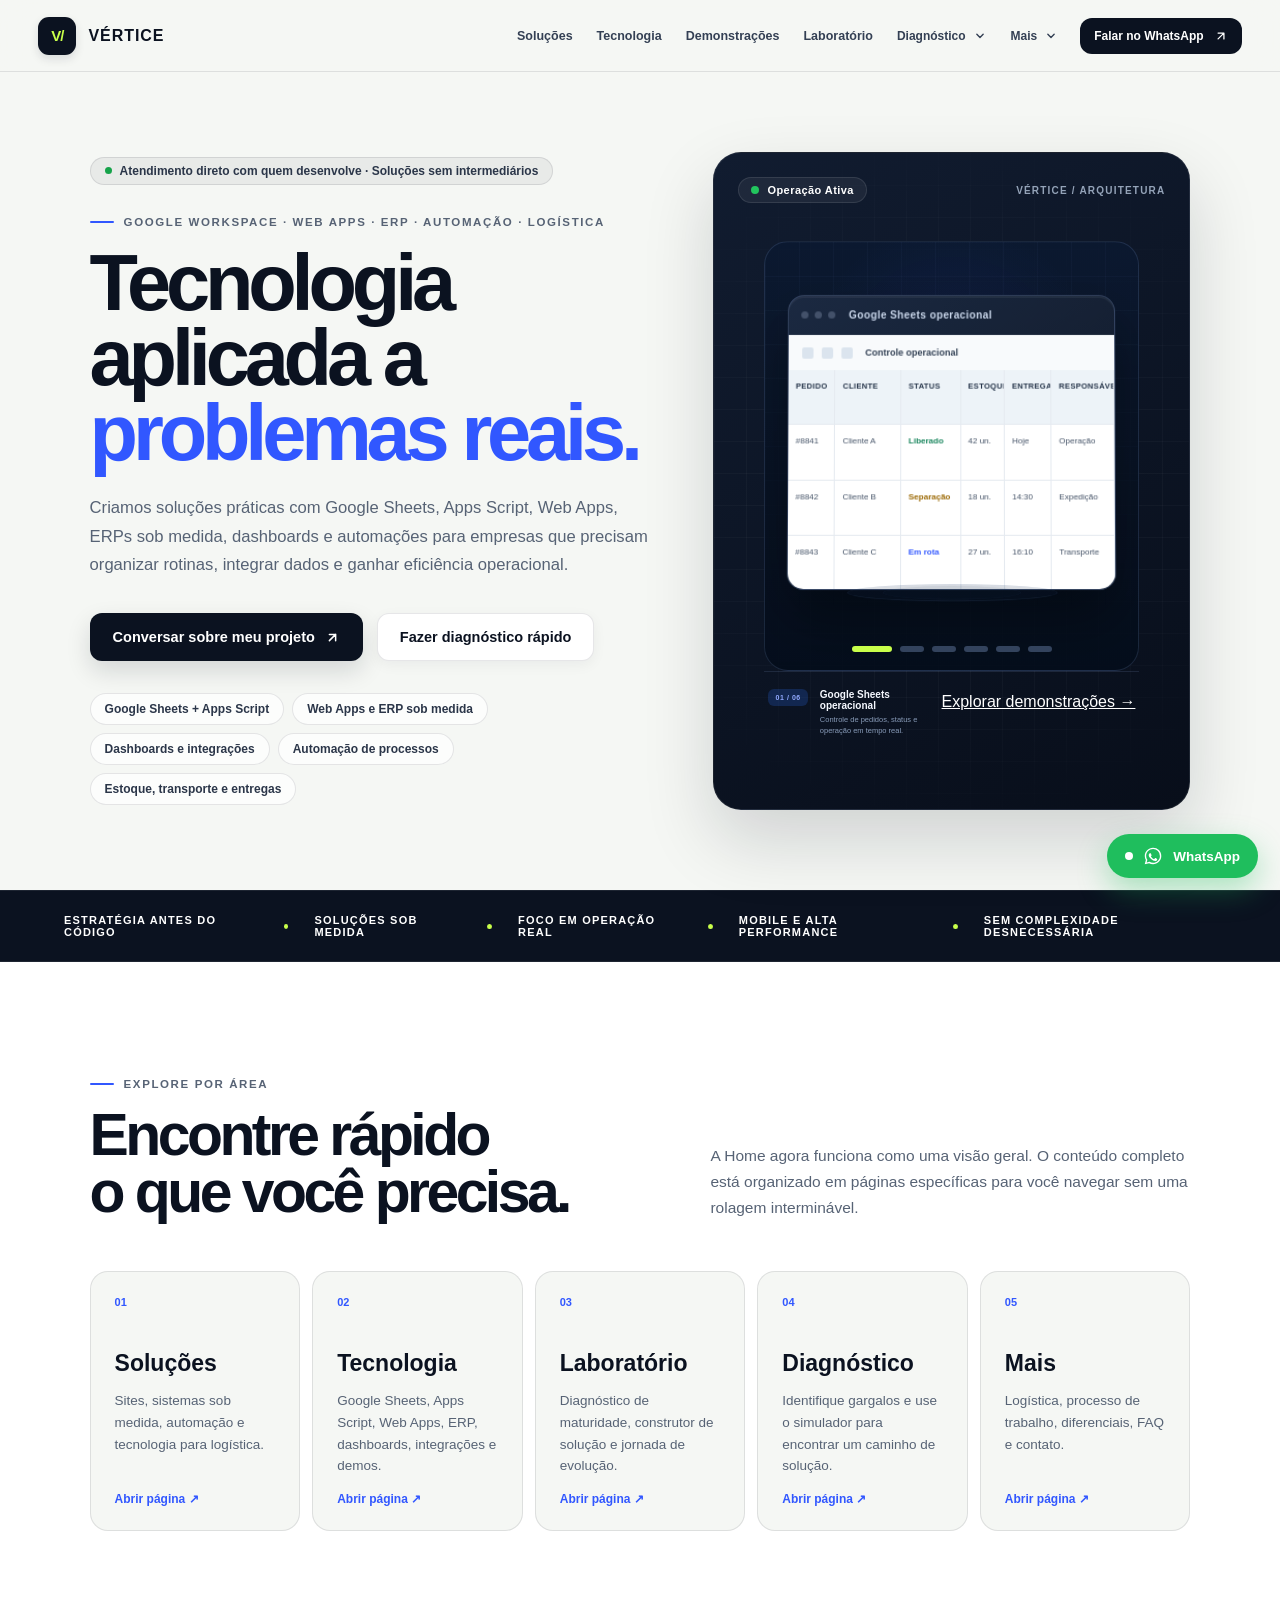
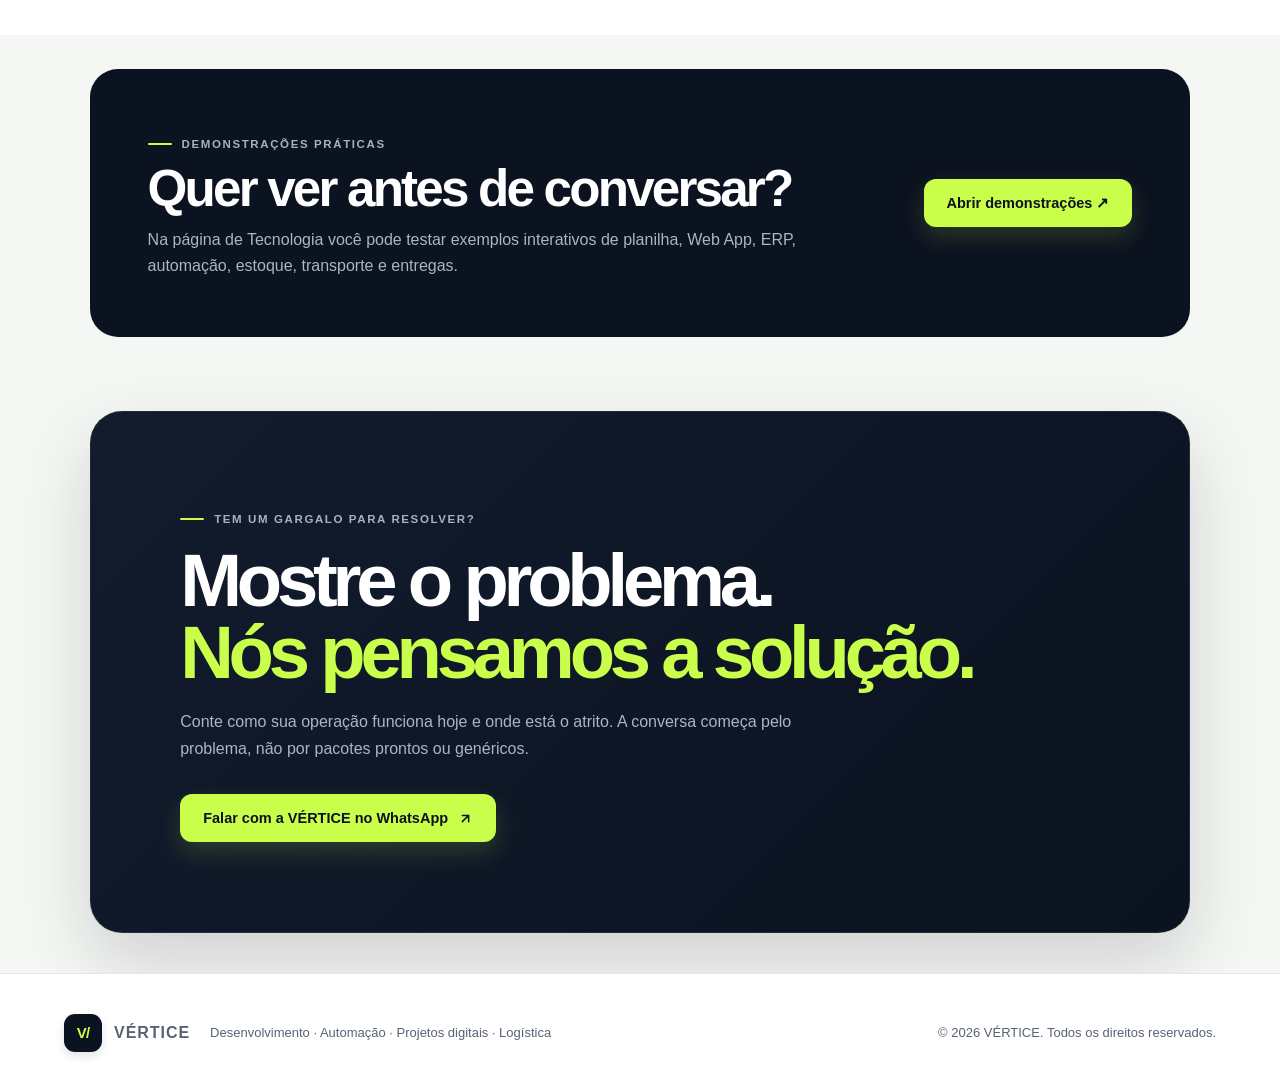
<file: index.html>
<!doctype html>
<html lang="pt-BR">
<head>
  <meta charset="UTF-8">
  <meta name="viewport" content="width=device-width, initial-scale=1, viewport-fit=cover">
  <meta name="description" content="VÉRTICE — Google Sheets, Apps Script, Web Apps, ERP, automações, dashboards, integrações e sistemas sob medida para logística e eficiência operacional.">
  <meta name="theme-color" content="#0b1220">
  <meta name="robots" content="index, follow">
  <link rel="icon" href="data:image/svg+xml,%3Csvg xmlns='http://www.w3.org/2000/svg' viewBox='0 0 32 32'%3E%3Crect width='32' height='32' rx='8' fill='%230b1220'/%3E%3Ctext x='50%25' y='54%25' dominant-baseline='middle' text-anchor='middle' font-family='system-ui,sans-serif' font-weight='800' font-size='16' fill='%23c9ff4a'%3EV/%3C/text%3E%3C/svg%3E" type="image/svg+xml">
  <meta property="og:type" content="website">
  <meta property="og:title" content="VÉRTICE — Apps Script, ERP, Automação & Logística">
  <meta property="og:description" content="VÉRTICE — Google Sheets, Apps Script, Web Apps, ERP, automações, dashboards, integrações e sistemas sob medida para logística e eficiência operacional.">
  <meta property="og:url" content="https://daianrj.github.io/vertice-site/">
  <meta property="og:locale" content="pt_BR">
  <meta name="twitter:card" content="summary">
  <meta name="twitter:title" content="VÉRTICE — Apps Script, ERP, Automação & Logística">
  <meta name="twitter:description" content="VÉRTICE — Google Sheets, Apps Script, Web Apps, ERP, automações, dashboards, integrações e sistemas sob medida para logística e eficiência operacional.">
  <link rel="canonical" href="https://daianrj.github.io/vertice-site/">
  <title>VÉRTICE — Apps Script, ERP, Automação & Logística</title>
  <link rel="stylesheet" href="styles.css?v=hero-showcase-3d-v1">
</head>
<body data-page="home">
  <a class="skip-link" href="#conteudo">Pular para o conteúdo principal</a>
  <header class="site-header" id="topo">
    <a class="brand" href="index.html#inicio" aria-label="VÉRTICE — página inicial">
      <span class="brand-mark" aria-hidden="true">V/</span>
      <span class="brand-name">VÉRTICE</span>
    </a>

    <button class="menu-toggle" id="menu-toggle" type="button" aria-expanded="false" aria-controls="main-nav" aria-label="Abrir menu de navegação">
      <span class="bar"></span><span class="bar"></span><span class="bar"></span>
    </button>

    <nav id="main-nav" aria-label="Navegação principal">
      <a href="solucoes.html" data-nav-page="solucoes">Soluções</a>
      <a href="tecnologia.html" data-nav-page="tecnologia">Tecnologia</a>
      <a href="demonstracoes.html" data-nav-page="demonstracoes">Demonstrações</a>
      <a href="laboratorio.html" data-nav-page="laboratorio">Laboratório</a>

      <div class="nav-dropdown" data-nav-group="diagnostico">
        <button class="nav-dropdown-toggle nav-dropdown-main" type="button" aria-expanded="false" aria-haspopup="true">
          <span class="nav-dropdown-label">Diagnóstico</span>
          <svg class="nav-chevron" viewBox="0 0 20 20" width="14" height="14" aria-hidden="true"><path d="M5.5 7.5 10 12l4.5-4.5" fill="none" stroke="currentColor" stroke-width="2" stroke-linecap="round" stroke-linejoin="round"/></svg>
        </button>
        <div class="nav-dropdown-menu">
          <a href="diagnostico.html" data-nav-page="diagnostico">Visão geral</a>
          <a href="diagnostico.html#gargalos">Diagnóstico Operacional</a>
          <a href="diagnostico.html#diagnostico">Simulador</a>
        </div>
      </div>

      <div class="nav-dropdown" data-nav-group="mais">
        <button class="nav-dropdown-toggle nav-dropdown-main" type="button" aria-expanded="false" aria-haspopup="true">
          <span class="nav-dropdown-label">Mais</span>
          <svg class="nav-chevron" viewBox="0 0 20 20" width="14" height="14" aria-hidden="true"><path d="M5.5 7.5 10 12l4.5-4.5" fill="none" stroke="currentColor" stroke-width="2" stroke-linecap="round" stroke-linejoin="round"/></svg>
        </button>
        <div class="nav-dropdown-menu">
          <a href="mais.html" data-nav-page="mais">Visão geral</a>
          <a href="logistica.html">Logística</a>
          <a href="processo.html">Processo</a>
          <a href="diferenciais.html">Por que VÉRTICE</a>
          <a href="contato.html">Contato</a>
        </div>
      </div>
    </nav>

    <a class="button button-small header-cta" data-whatsapp href="https://wa.me/5521993836880?text=Ol%C3%A1%2C%20vim%20pelo%20site%20V%C3%89RTICE%20e%20quero%20conversar%20sobre%20um%20projeto." target="_blank" rel="noopener noreferrer">
      Falar no WhatsApp
      <svg class="icon-inline" viewBox="0 0 24 24" aria-hidden="true" width="14" height="14" fill="none" stroke="currentColor" stroke-width="2.2" stroke-linecap="round" stroke-linejoin="round"><path d="M7 17L17 7M17 7H7M17 7V17"/></svg>
    </a>
  </header><main id="conteudo"><section class="hero" id="inicio">
      <div class="hero-copy reveal">
        <div class="hero-badge">
          <span class="badge-dot" aria-hidden="true"></span>
          Atendimento direto com quem desenvolve · Soluções sem intermediários
        </div>
        <p class="eyebrow"><span class="eyebrow-line"></span> Google Workspace · Web Apps · ERP · Automação · Logística</p>
        <h1>Tecnologia aplicada a <em>problemas reais.</em></h1>
        <p class="hero-text">
          Criamos soluções práticas com Google Sheets, Apps Script, Web Apps, ERPs sob medida, dashboards e automações para empresas que precisam organizar rotinas, integrar dados e ganhar eficiência operacional.
        </p>

        <div class="hero-actions">
          <a class="button button-primary" data-whatsapp href="https://wa.me/5521993836880?text=Ol%C3%A1%2C%20vim%20pelo%20site%20V%C3%89RTICE%20e%20quero%20conversar%20sobre%20um%20projeto." target="_blank" rel="noopener noreferrer">
            Conversar sobre meu projeto
            <svg class="icon-inline" viewBox="0 0 24 24" aria-hidden="true" width="15" height="15" fill="none" stroke="currentColor" stroke-width="2.4" stroke-linecap="round" stroke-linejoin="round"><path d="M7 17L17 7M17 7H7M17 7V17"/></svg>
          </a>
          <a class="button button-secondary" href="diagnostico.html#diagnostico">Fazer diagnóstico rápido</a>
        </div>

        <div class="hero-proof" aria-label="Especialidades da VÉRTICE">
          <span>Google Sheets + Apps Script</span>
          <span>Web Apps e ERP sob medida</span>
          <span>Dashboards e integrações</span>
          <span>Automação de processos</span>
          <span>Estoque, transporte e entregas</span>
        </div>
      </div>

      <!-- HERO 3D SYSTEM SHOWCASE -->
      <div class="hero-visual reveal hero-showcase" id="hero-system-showcase" aria-label="Vitrine 3D de soluções digitais da VÉRTICE">
        <div class="visual-grid" aria-hidden="true"></div>
        <div class="visual-header">
          <div class="visual-status"><span class="status-pulse" aria-hidden="true"></span><span class="status-label">Operação Ativa</span></div>
          <span class="visual-badge">VÉRTICE / ARQUITETURA</span>
        </div>

        <div class="showcase-stage" id="showcase-stage">
          <div class="showcase-orbit" id="showcase-orbit">
            <article class="system-model is-active" data-model="0" aria-hidden="false">
              <div class="model-window sheet-model">
                <div class="model-topbar"><span></span><span></span><span></span><b>Google Sheets operacional</b></div>
                <div class="sheet-toolbar"><i></i><i></i><i></i><strong>Controle operacional</strong></div>
                <div class="mini-sheet">
                  <b>Pedido</b><b>Cliente</b><b>Status</b><b>Estoque</b><b>Entrega</b><b>Responsável</b>
                  <span>#8841</span><span>Cliente A</span><span class="ok">Liberado</span><span>42 un.</span><span>Hoje</span><span>Operação</span>
                  <span>#8842</span><span>Cliente B</span><span class="warn">Separação</span><span>18 un.</span><span>14:30</span><span>Expedição</span>
                  <span>#8843</span><span>Cliente C</span><span class="info">Em rota</span><span>27 un.</span><span>16:10</span><span>Transporte</span>
                </div>
              </div>
            </article>

            <article class="system-model" data-model="1" aria-hidden="true">
              <div class="model-window automation-model">
                <div class="model-topbar"><span></span><span></span><span></span><b>Apps Script / Automação</b></div>
                <div class="automation-flow">
                  <div><i>01</i><strong>Entrada</strong><small>Novo dado</small></div><em>→</em>
                  <div><i>02</i><strong>Validação</strong><small>Regras</small></div><em>→</em>
                  <div class="flow-active"><i>03</i><strong>Processamento</strong><small>Automático</small></div><em>→</em>
                  <div><i>04</i><strong>Atualização</strong><small>Concluída</small></div>
                </div>
                <div class="automation-log"><span>Gatilho detectado</span><span>Dados validados</span><span class="log-live">Sincronizando sistema…</span></div>
              </div>
            </article>

            <article class="system-model" data-model="2" aria-hidden="true">
              <div class="model-window webapp-model">
                <div class="model-sidebar"><b>V/</b><i></i><i></i><i></i><i></i></div>
                <div class="model-appbody">
                  <div class="appbar"><strong>Operação</strong><span>Buscar pedido…</span></div>
                  <div class="app-kpis"><div><small>Pedidos</small><b>128</b></div><div><small>Em processo</small><b>34</b></div><div><small>Concluídos</small><b>94</b></div></div>
                  <div class="app-table"><b>Últimas movimentações</b><span>#8841 · Separação <i>Em andamento</i></span><span>#8839 · Entrega <i class="done">Concluída</i></span><span>#8837 · Expedição <i class="done">Concluída</i></span></div>
                </div>
              </div>
            </article>

            <article class="system-model" data-model="3" aria-hidden="true">
              <div class="model-window erp-model">
                <div class="erp-nav"><b>ERP VÉRTICE</b><span class="sel">Visão geral</span><span>Cadastros</span><span>Processos</span><span>Permissões</span></div>
                <div class="erp-main"><div class="erp-head"><strong>Central de gestão</strong><small>Operação integrada</small></div>
                  <div class="erp-grid"><div><small>Processos ativos</small><b>24</b><i></i></div><div><small>Usuários</small><b>18</b><i></i></div><div class="erp-wide"><small>Acompanhamento operacional</small><p><span style="--w:82%"></span></p><p><span style="--w:64%"></span></p><p><span style="--w:91%"></span></p></div></div>
                </div>
              </div>
            </article>

            <article class="system-model" data-model="4" aria-hidden="true">
              <div class="model-window dashboard-model">
                <div class="dash-head"><strong>Dashboard operacional</strong><small>Atualizado agora</small></div>
                <div class="dash-kpis"><div><small>Produtividade</small><b>94%</b><i>+6,2%</i></div><div><small>Pedidos</small><b>1.248</b><i>+8,4%</i></div><div><small>Alertas</small><b>03</b><i class="alert">Atenção</i></div></div>
                <div class="dash-chart"><span style="--h:36%"></span><span style="--h:52%"></span><span style="--h:45%"></span><span style="--h:68%"></span><span style="--h:61%"></span><span style="--h:82%"></span><span style="--h:76%"></span><span style="--h:92%"></span></div>
              </div>
            </article>

            <article class="system-model" data-model="5" aria-hidden="true">
              <div class="model-window logistics-model">
                <div class="log-head"><strong>Logística / Operação</strong><small>Fluxo em tempo real</small></div>
                <div class="log-route"><div><i>01</i><b>Estoque</b><small>Separado</small></div><span></span><div><i>02</i><b>Expedição</b><small>Conferido</small></div><span></span><div class="route-live"><i>03</i><b>Transporte</b><small>Em rota</small></div><span></span><div><i>04</i><b>Entrega</b><small>Prevista</small></div></div>
                <div class="log-map"><i class="route-line"></i><b class="map-point p1"></b><b class="map-point p2"></b><b class="map-point p3"></b><span class="truck">▰</span></div>
              </div>
            </article>
          </div>

          <div class="showcase-depth depth-one" aria-hidden="true"></div>
          <div class="showcase-depth depth-two" aria-hidden="true"></div>
          <div class="showcase-controls" role="group" aria-label="Selecionar modelo de sistema">
            <button type="button" class="is-active" data-showcase-go="0" aria-label="Google Sheets operacional"></button>
            <button type="button" data-showcase-go="1" aria-label="Apps Script e automação"></button>
            <button type="button" data-showcase-go="2" aria-label="Web App"></button>
            <button type="button" data-showcase-go="3" aria-label="ERP sob medida"></button>
            <button type="button" data-showcase-go="4" aria-label="Dashboard"></button>
            <button type="button" data-showcase-go="5" aria-label="Logística e operação"></button>
          </div>
        </div>

        <div class="showcase-footer" aria-live="polite">
          <div class="showcase-copy"><span id="showcase-counter">01 / 06</span><div><strong id="showcase-title">Google Sheets operacional</strong><small id="showcase-description">Controle de pedidos, status e operação em tempo real.</small></div></div>
          <a class="architecture-panel-cta showcase-cta" href="demonstracoes.html">Explorar demonstrações →</a>
        </div>
      </div>
    </section><section class="trust-strip" aria-label="Princípios da VÉRTICE">
      <span>Estratégia antes do código</span>
      <i aria-hidden="true"></i>
      <span>Soluções sob medida</span>
      <i aria-hidden="true"></i>
      <span>Foco em operação real</span>
      <i aria-hidden="true"></i>
      <span>Mobile e alta performance</span>
      <i aria-hidden="true"></i>
      <span>Sem complexidade desnecessária</span>
    </section>
    <section class="section home-hub" id="areas">
      <div class="section-heading reveal">
        <div>
          <p class="eyebrow"><span class="eyebrow-line"></span> Explore por área</p>
          <h2>Encontre rápido<br>o que você precisa.</h2>
        </div>
        <p class="section-intro">A Home agora funciona como uma visão geral. O conteúdo completo está organizado em páginas específicas para você navegar sem uma rolagem interminável.</p>
      </div>
      <div class="home-page-grid">
        <a class="home-page-card reveal" href="solucoes.html"><span>01</span><strong>Soluções</strong><p>Sites, sistemas sob medida, automação e tecnologia para logística.</p><i>Abrir página ↗</i></a>
        <a class="home-page-card reveal" href="tecnologia.html"><span>02</span><strong>Tecnologia</strong><p>Google Sheets, Apps Script, Web Apps, ERP, dashboards, integrações e demos.</p><i>Abrir página ↗</i></a>
        <a class="home-page-card reveal" href="laboratorio.html"><span>03</span><strong>Laboratório</strong><p>Diagnóstico de maturidade, construtor de solução e jornada de evolução.</p><i>Abrir página ↗</i></a>
        <a class="home-page-card reveal" href="diagnostico.html"><span>04</span><strong>Diagnóstico</strong><p>Identifique gargalos e use o simulador para encontrar um caminho de solução.</p><i>Abrir página ↗</i></a>
        <a class="home-page-card reveal" href="mais.html"><span>05</span><strong>Mais</strong><p>Logística, processo de trabalho, diferenciais, FAQ e contato.</p><i>Abrir página ↗</i></a>
      </div>
    </section>

    <section class="section home-proof">
      <div class="home-proof-inner reveal">
        <div>
          <p class="eyebrow light"><span class="eyebrow-line"></span> Demonstrações práticas</p>
          <h2>Quer ver antes de conversar?</h2>
          <p>Na página de Tecnologia você pode testar exemplos interativos de planilha, Web App, ERP, automação, estoque, transporte e entregas.</p>
        </div>
        <a class="button button-lime" href="demonstracoes.html">Abrir demonstrações ↗</a>
      </div>
    </section><section class="cta-band section">
      <div class="cta-band-inner reveal">
        <p class="eyebrow light"><span class="eyebrow-line"></span> Tem um gargalo para resolver?</p>
        <h2>Mostre o problema.<br><em>Nós pensamos a solução.</em></h2>
        <p>Conte como sua operação funciona hoje e onde está o atrito. A conversa começa pelo problema, não por pacotes prontos ou genéricos.</p>
        <a class="button button-lime" data-whatsapp href="https://wa.me/5521993836880?text=Ol%C3%A1%2C%20vim%20pelo%20site%20V%C3%89RTICE%20e%20quero%20conversar%20sobre%20um%20desafio%20da%20minha%20opera%C3%A7%C3%A3o." target="_blank" rel="noopener noreferrer">
          Falar com a VÉRTICE no WhatsApp
          <svg class="icon-inline" viewBox="0 0 24 24" aria-hidden="true" width="15" height="15" fill="none" stroke="currentColor" stroke-width="2.4" stroke-linecap="round" stroke-linejoin="round"><path d="M7 17L17 7M17 7H7M17 7V17"/></svg>
        </a>
      </div>
    </section></main><footer class="site-footer">
    <div class="footer-brand-wrap">
      <a class="brand" href="index.html#inicio" aria-label="Voltar ao início">
        <span class="brand-mark" aria-hidden="true">V/</span>
        <span class="brand-name">VÉRTICE</span>
      </a>
      <p class="footer-tagline">Desenvolvimento · Automação · Projetos digitais · Logística</p>
    </div>
    <div class="footer-copy">
      <p>© <span id="year"></span> VÉRTICE. Todos os direitos reservados.</p>
    </div>
  </footer>
  
  <a class="whatsapp-float" id="wa-floating" data-whatsapp href="https://wa.me/5521993836880?text=Ol%C3%A1%2C%20vim%20pelo%20site%20V%C3%89RTICE%20e%20quero%20conversar%20sobre%20um%20projeto." target="_blank" rel="noopener noreferrer" aria-label="Falar com a VÉRTICE no WhatsApp">
    <span class="wa-dot" aria-hidden="true"></span>
    <svg class="wa-svg" viewBox="0 0 24 24" width="20" height="20" fill="currentColor" aria-hidden="true"><path d="M12.04 2c-5.46 0-9.91 4.45-9.91 9.91 0 1.75.46 3.45 1.32 4.95L2.05 22l5.25-1.38c1.45.79 3.08 1.21 4.74 1.21 5.46 0 9.91-4.45 9.91-9.91 0-2.65-1.03-5.14-2.9-7.01A9.82 9.82 0 0 0 12.04 2m.01 1.67c2.2 0 4.26.86 5.82 2.42a8.23 8.23 0 0 1 2.41 5.83c0 4.54-3.7 8.24-8.24 8.24-1.48 0-2.93-.4-4.2-1.15l-.3-.18-3.12.82.83-3.04-.2-.31a8.2 8.2 0 0 1-1.26-4.38c0-4.54 3.7-8.24 8.24-8.24m4.52 11.66c-.25-.13-1.47-.72-1.7-.81-.23-.08-.39-.13-.56.13-.17.25-.64.81-.79.97-.14.17-.29.19-.54.06-.25-.13-1.06-.39-2.03-1.25-.75-.67-1.26-1.5-1.41-1.75-.15-.25-.02-.39.11-.51.11-.11.25-.29.38-.44.12-.14.17-.25.25-.42.08-.17.04-.31-.02-.44-.06-.13-.56-1.34-.76-1.84-.2-.48-.4-.42-.56-.43h-.47c-.17 0-.44.06-.67.31-.23.25-.88.86-.88 2.1 0 1.24.9 2.44 1.03 2.61.13.17 1.78 2.71 4.3 3.8 2.53 1.09 2.53.73 2.99.69.45-.04 1.47-.6 1.68-1.18.21-.58.21-1.08.15-1.18-.06-.1-.23-.17-.48-.29"/></svg>
    <span>WhatsApp</span>
  </a>
  
  <script src="script.js?v=hero-showcase-3d-v1" defer></script>
</body>
</html>
</file>
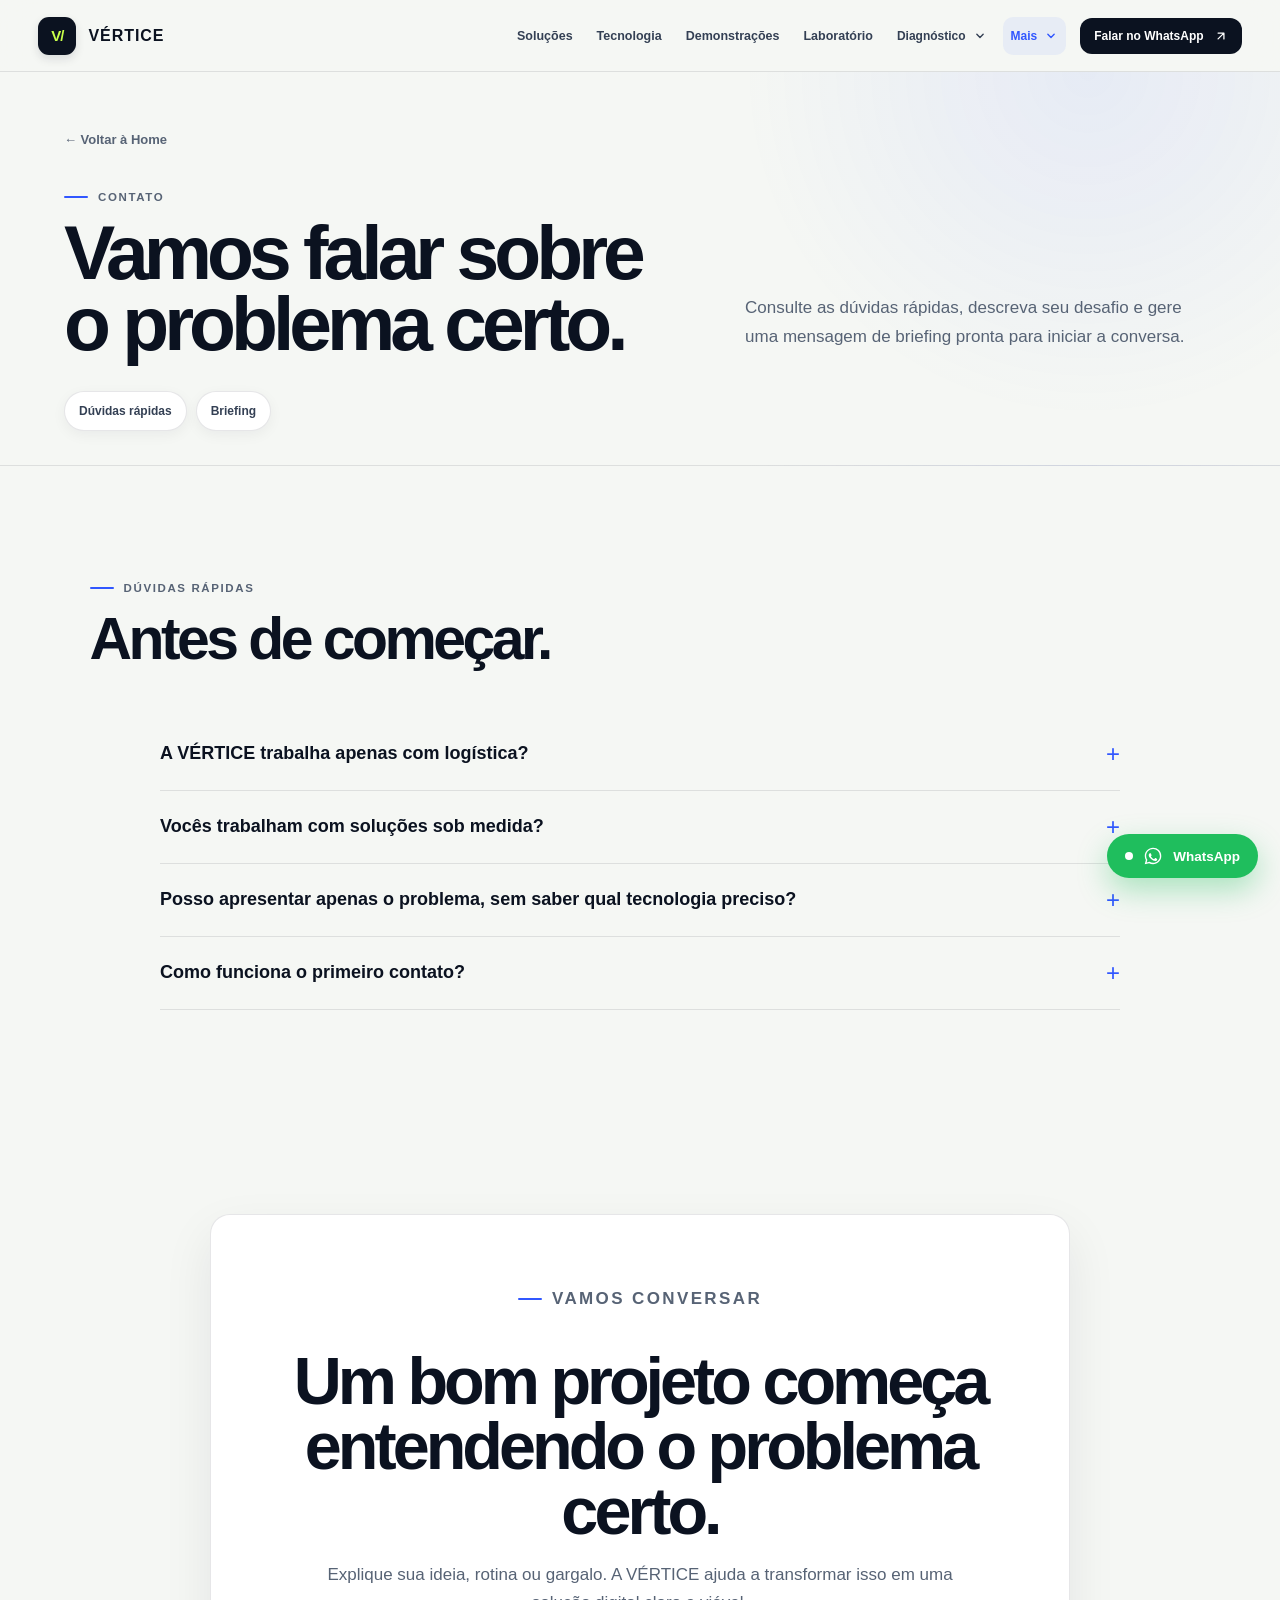
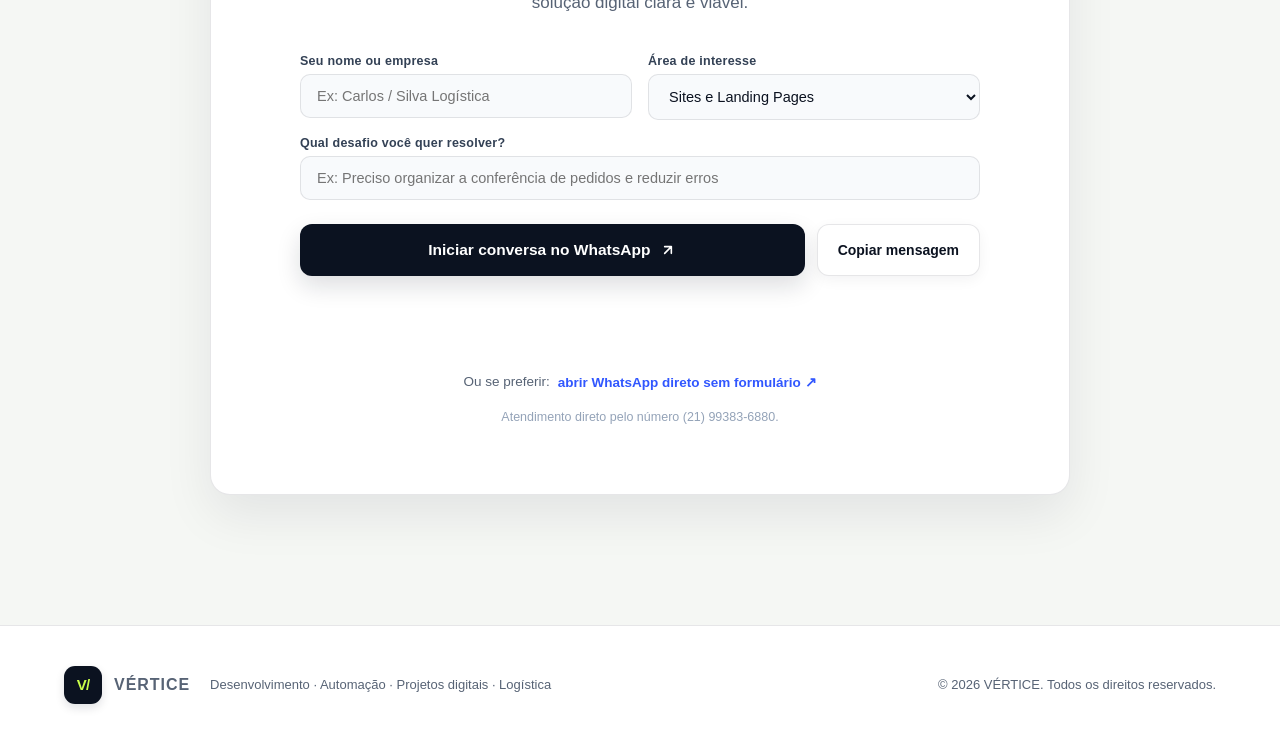
<file: contato.html>
<!doctype html>
<html lang="pt-BR">
<head>
  <meta charset="UTF-8">
  <meta name="viewport" content="width=device-width, initial-scale=1, viewport-fit=cover">
  <meta name="description" content="Tire dúvidas, monte seu briefing e fale diretamente com a VÉRTICE pelo WhatsApp.">
  <meta name="theme-color" content="#0b1220">
  <meta name="robots" content="index, follow">
  <link rel="icon" href="data:image/svg+xml,%3Csvg xmlns='http://www.w3.org/2000/svg' viewBox='0 0 32 32'%3E%3Crect width='32' height='32' rx='8' fill='%230b1220'/%3E%3Ctext x='50%25' y='54%25' dominant-baseline='middle' text-anchor='middle' font-family='system-ui,sans-serif' font-weight='800' font-size='16' fill='%23c9ff4a'%3EV/%3C/text%3E%3C/svg%3E" type="image/svg+xml">
  <meta property="og:type" content="website">
  <meta property="og:title" content="Contato | VÉRTICE">
  <meta property="og:description" content="Tire dúvidas, monte seu briefing e fale diretamente com a VÉRTICE pelo WhatsApp.">
  <meta property="og:url" content="https://daianrj.github.io/vertice-site/contato.html">
  <meta property="og:locale" content="pt_BR">
  <meta name="twitter:card" content="summary">
  <meta name="twitter:title" content="Contato | VÉRTICE">
  <meta name="twitter:description" content="Tire dúvidas, monte seu briefing e fale diretamente com a VÉRTICE pelo WhatsApp.">
  <link rel="canonical" href="https://daianrj.github.io/vertice-site/contato.html">
  <title>Contato | VÉRTICE</title>
  <link rel="stylesheet" href="styles.css?v=20260922-showroom2">
</head>
<body data-page="contato">
  <a class="skip-link" href="#conteudo">Pular para o conteúdo principal</a>
  <header class="site-header" id="topo">
    <a class="brand" href="index.html#inicio" aria-label="VÉRTICE — página inicial">
      <span class="brand-mark" aria-hidden="true">V/</span>
      <span class="brand-name">VÉRTICE</span>
    </a>

    <button class="menu-toggle" id="menu-toggle" type="button" aria-expanded="false" aria-controls="main-nav" aria-label="Abrir menu de navegação">
      <span class="bar"></span><span class="bar"></span><span class="bar"></span>
    </button>

    <nav id="main-nav" aria-label="Navegação principal">
      <a href="solucoes.html" data-nav-page="solucoes">Soluções</a>
      <a href="tecnologia.html" data-nav-page="tecnologia">Tecnologia</a>
      <a href="demonstracoes.html" data-nav-page="demonstracoes">Demonstrações</a>
      <a href="laboratorio.html" data-nav-page="laboratorio">Laboratório</a>

      <div class="nav-dropdown" data-nav-group="diagnostico">
        <button class="nav-dropdown-toggle nav-dropdown-main" type="button" aria-expanded="false" aria-haspopup="true">
          <span class="nav-dropdown-label">Diagnóstico</span>
          <svg class="nav-chevron" viewBox="0 0 20 20" width="14" height="14" aria-hidden="true"><path d="M5.5 7.5 10 12l4.5-4.5" fill="none" stroke="currentColor" stroke-width="2" stroke-linecap="round" stroke-linejoin="round"/></svg>
        </button>
        <div class="nav-dropdown-menu">
          <a href="diagnostico.html" data-nav-page="diagnostico">Visão geral</a>
          <a href="diagnostico.html#gargalos">Diagnóstico Operacional</a>
          <a href="diagnostico.html#diagnostico">Simulador</a>
        </div>
      </div>

      <div class="nav-dropdown" data-nav-group="mais">
        <button class="nav-dropdown-toggle nav-dropdown-main" type="button" aria-expanded="false" aria-haspopup="true">
          <span class="nav-dropdown-label">Mais</span>
          <svg class="nav-chevron" viewBox="0 0 20 20" width="14" height="14" aria-hidden="true"><path d="M5.5 7.5 10 12l4.5-4.5" fill="none" stroke="currentColor" stroke-width="2" stroke-linecap="round" stroke-linejoin="round"/></svg>
        </button>
        <div class="nav-dropdown-menu">
          <a href="mais.html" data-nav-page="mais">Visão geral</a>
          <a href="logistica.html">Logística</a>
          <a href="processo.html">Processo</a>
          <a href="diferenciais.html">Por que VÉRTICE</a>
          <a href="contato.html">Contato</a>
        </div>
      </div>
    </nav>

    <a class="button button-small header-cta" data-whatsapp href="https://wa.me/5521993836880?text=Ol%C3%A1%2C%20vim%20pelo%20site%20V%C3%89RTICE%20e%20quero%20conversar%20sobre%20um%20projeto." target="_blank" rel="noopener noreferrer">
      Falar no WhatsApp
      <svg class="icon-inline" viewBox="0 0 24 24" aria-hidden="true" width="14" height="14" fill="none" stroke="currentColor" stroke-width="2.2" stroke-linecap="round" stroke-linejoin="round"><path d="M7 17L17 7M17 7H7M17 7V17"/></svg>
    </a>
  </header><main id="conteudo">
    <section class="page-hero">
      <a class="page-back" href="index.html">← Voltar à Home</a>
      <div class="page-hero-grid">
        <div>
          <p class="eyebrow"><span class="eyebrow-line"></span> Contato</p>
          <h1>Vamos falar sobre<br>o problema certo.</h1>
        </div>
        <p>Consulte as dúvidas rápidas, descreva seu desafio e gere uma mensagem de briefing pronta para iniciar a conversa.</p>
      </div>
      <nav class="page-quick-nav" aria-label="Navegação desta área">
        <a href="#faq-title">Dúvidas rápidas</a><a href="#contato">Briefing</a>
      </nav>
    </section><section class="faq section" aria-labelledby="faq-title">
      <div class="section-heading reveal">
        <div>
          <p class="eyebrow"><span class="eyebrow-line"></span> Dúvidas rápidas</p>
          <h2 id="faq-title">Antes de começar.</h2>
        </div>
      </div>
      <div class="faq-list">
        <details class="reveal">
          <summary>A VÉRTICE trabalha apenas com logística?</summary>
          <div class="faq-answer">
            <p>Não. A VÉRTICE desenvolve sites, landing pages, sistemas e automações para diferentes segmentos, com uma especialização sólida em operações práticas de estoque, transporte e logística.</p>
          </div>
        </details>
        <details class="reveal">
          <summary>Vocês trabalham com soluções sob medida?</summary>
          <div class="faq-answer">
            <p>Sim. O ponto de partida é entender o fluxo atual, as necessidades e as restrições para definir uma solução sob medida para a realidade do seu negócio.</p>
          </div>
        </details>
        <details class="reveal">
          <summary>Posso apresentar apenas o problema, sem saber qual tecnologia preciso?</summary>
          <div class="faq-answer">
            <p>Sim. Esse é o ponto de partida ideal. O diagnóstico identifica o gargalo e a escolha técnica vem depois para atender exatamente o que é necessário.</p>
          </div>
        </details>
        <details class="reveal">
          <summary>Como funciona o primeiro contato?</summary>
          <div class="faq-answer">
            <p>A conversa inicial é direta via WhatsApp. Você apresenta a sua ideia ou rotina atual, tiramos dúvidas conceituais e alinhamos a viabilidade de um projeto funcional.</p>
          </div>
        </details>
      </div>
    </section><section class="contact section" id="contato">
      <div class="contact-card reveal">
        <p class="eyebrow"><span class="eyebrow-line"></span> Vamos conversar</p>
        <h2>Um bom projeto começa entendendo o problema certo.</h2>
        <p>Explique sua ideia, rotina ou gargalo. A VÉRTICE ajuda a transformar isso em uma solução digital clara e viável.</p>
        
        <!-- Smart Briefing Form -->
        <form class="briefing-form" id="briefing-form" novalidate>
          <div class="form-row">
            <div class="form-group">
              <label for="lead-name">Seu nome ou empresa</label>
              <input type="text" id="lead-name" placeholder="Ex: Carlos / Silva Logística" autocomplete="name" maxlength="80">
            </div>
            <div class="form-group">
              <label for="lead-area">Área de interesse</label>
              <select id="lead-area">
                <option value="Sites e Landing Pages">Sites e Landing Pages</option>
                <option value="Sistemas Internos Sob Medida">Sistemas Internos Sob Medida</option>
                <option value="Automação de Processos">Automação de Processos</option>
                <option value="Soluções para Logística e Estoque">Soluções para Logística e Estoque</option>
                <option value="Outro desafio operacional">Outro desafio operacional</option>
              </select>
            </div>
          </div>
          <div class="form-group">
            <label for="lead-message">Qual desafio você quer resolver?</label>
            <input type="text" id="lead-message" placeholder="Ex: Preciso organizar a conferência de pedidos e reduzir erros" required minlength="8" maxlength="240" aria-describedby="briefing-error">
          </div>
          <div class="form-actions-row">
            <button class="button button-primary form-submit-btn" type="submit">
              Iniciar conversa no WhatsApp
              <svg class="icon-inline" viewBox="0 0 24 24" aria-hidden="true" width="16" height="16" fill="none" stroke="currentColor" stroke-width="2.4" stroke-linecap="round" stroke-linejoin="round"><path d="M7 17L17 7M17 7H7M17 7V17"/></svg>
            </button>
            <button class="button button-secondary form-copy-btn" id="copy-briefing-btn" type="button" aria-label="Copiar mensagem formatada">
              Copiar mensagem
            </button>
          </div>
          <div class="copy-status" id="copy-status" role="status" aria-live="polite"></div>
          <div class="form-error" id="briefing-error" role="alert" aria-live="polite"></div>
        </form>

        <div class="contact-direct-link">
          <span>Ou se preferir:</span>
          <a class="direct-link" data-whatsapp href="https://wa.me/5521993836880?text=Ol%C3%A1%2C%20vim%20pelo%20site%20V%C3%89RTICE%20e%20quero%20conversar%20sobre%20um%20projeto." target="_blank" rel="noopener noreferrer">
            abrir WhatsApp direto sem formulário ↗
          </a>
        </div>
        <small class="contact-note">Atendimento direto pelo número (21) 99383-6880.</small>
      </div>
    </section></main><footer class="site-footer">
    <div class="footer-brand-wrap">
      <a class="brand" href="index.html#inicio" aria-label="Voltar ao início">
        <span class="brand-mark" aria-hidden="true">V/</span>
        <span class="brand-name">VÉRTICE</span>
      </a>
      <p class="footer-tagline">Desenvolvimento · Automação · Projetos digitais · Logística</p>
    </div>
    <div class="footer-copy">
      <p>© <span id="year"></span> VÉRTICE. Todos os direitos reservados.</p>
    </div>
  </footer>
  
  <a class="whatsapp-float" id="wa-floating" data-whatsapp href="https://wa.me/5521993836880?text=Ol%C3%A1%2C%20vim%20pelo%20site%20V%C3%89RTICE%20e%20quero%20conversar%20sobre%20um%20projeto." target="_blank" rel="noopener noreferrer" aria-label="Falar com a VÉRTICE no WhatsApp">
    <span class="wa-dot" aria-hidden="true"></span>
    <svg class="wa-svg" viewBox="0 0 24 24" width="20" height="20" fill="currentColor" aria-hidden="true"><path d="M12.04 2c-5.46 0-9.91 4.45-9.91 9.91 0 1.75.46 3.45 1.32 4.95L2.05 22l5.25-1.38c1.45.79 3.08 1.21 4.74 1.21 5.46 0 9.91-4.45 9.91-9.91 0-2.65-1.03-5.14-2.9-7.01A9.82 9.82 0 0 0 12.04 2m.01 1.67c2.2 0 4.26.86 5.82 2.42a8.23 8.23 0 0 1 2.41 5.83c0 4.54-3.7 8.24-8.24 8.24-1.48 0-2.93-.4-4.2-1.15l-.3-.18-3.12.82.83-3.04-.2-.31a8.2 8.2 0 0 1-1.26-4.38c0-4.54 3.7-8.24 8.24-8.24m4.52 11.66c-.25-.13-1.47-.72-1.7-.81-.23-.08-.39-.13-.56.13-.17.25-.64.81-.79.97-.14.17-.29.19-.54.06-.25-.13-1.06-.39-2.03-1.25-.75-.67-1.26-1.5-1.41-1.75-.15-.25-.02-.39.11-.51.11-.11.25-.29.38-.44.12-.14.17-.25.25-.42.08-.17.04-.31-.02-.44-.06-.13-.56-1.34-.76-1.84-.2-.48-.4-.42-.56-.43h-.47c-.17 0-.44.06-.67.31-.23.25-.88.86-.88 2.1 0 1.24.9 2.44 1.03 2.61.13.17 1.78 2.71 4.3 3.8 2.53 1.09 2.53.73 2.99.69.45-.04 1.47-.6 1.68-1.18.21-.58.21-1.08.15-1.18-.06-.1-.23-.17-.48-.29"/></svg>
    <span>WhatsApp</span>
  </a>
  
  <script src="script.js?v=20260922-showroom2" defer></script>
</body>
</html>
</file>
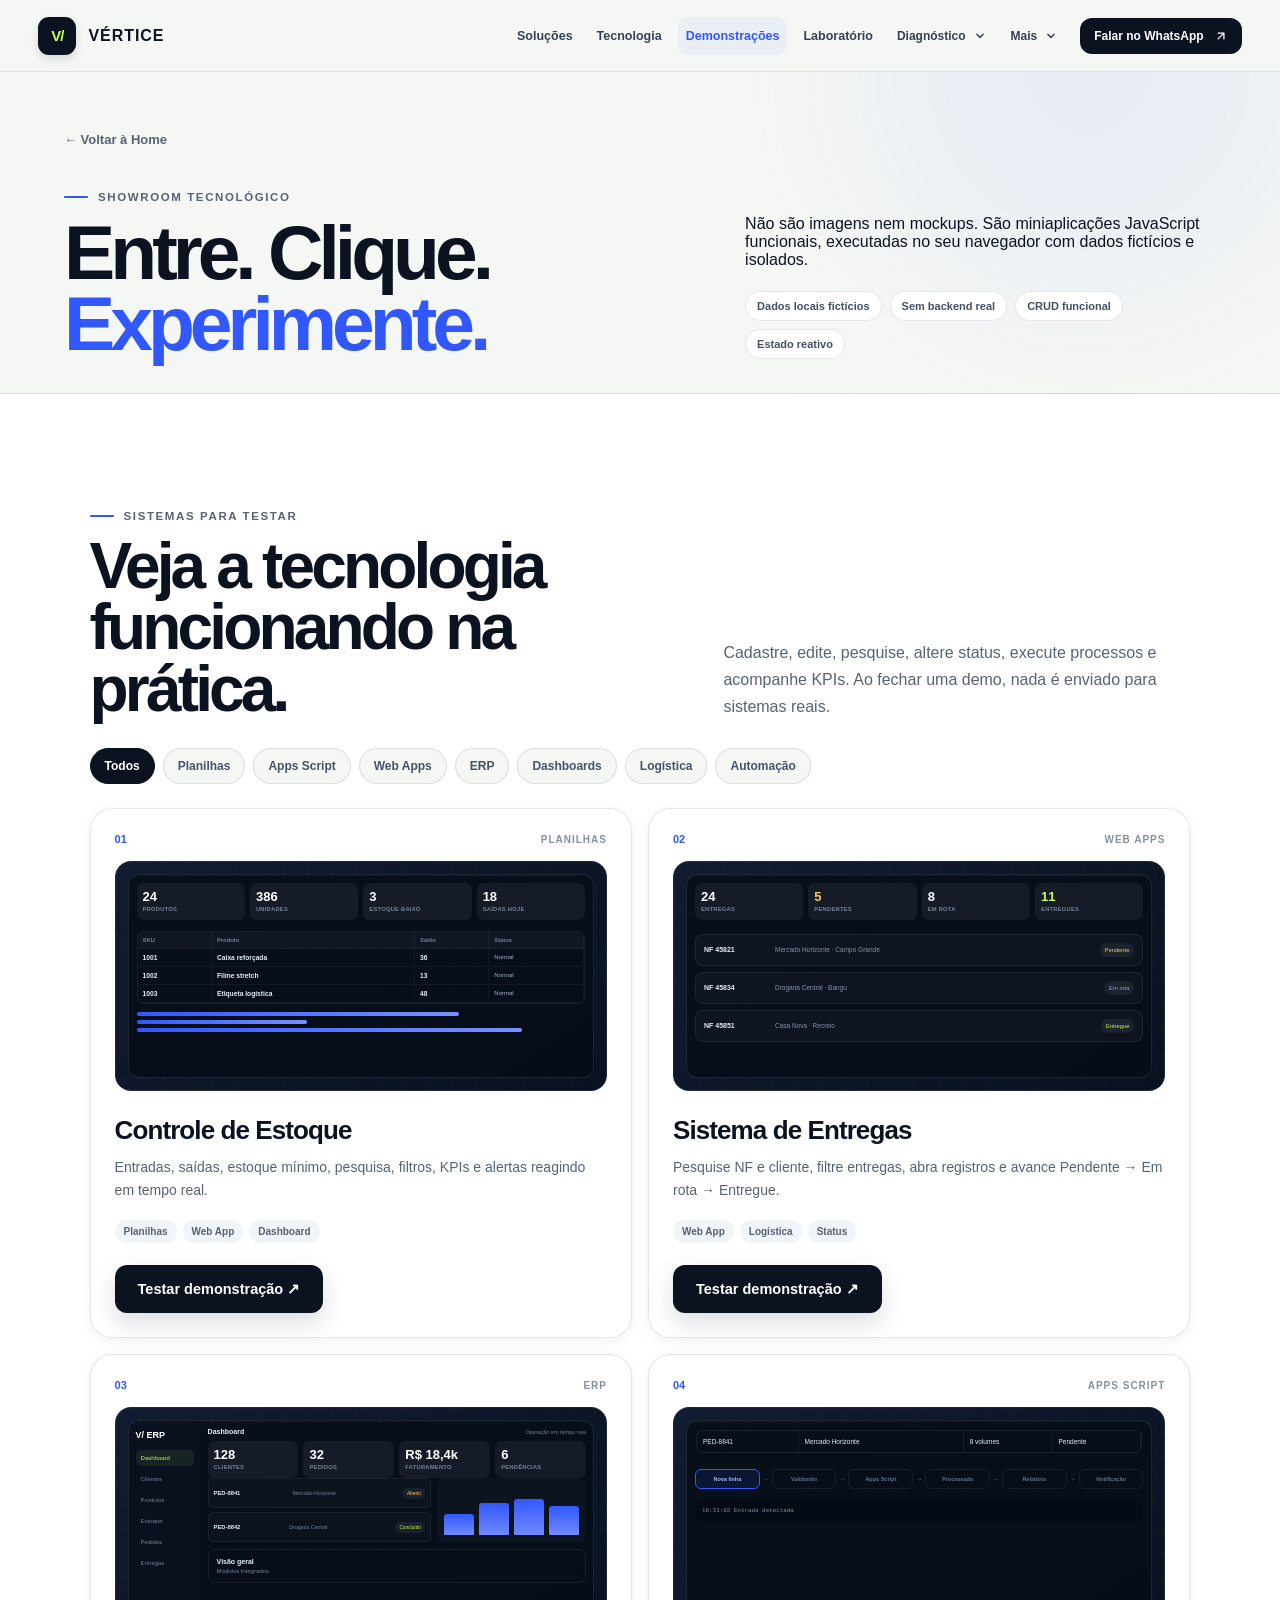
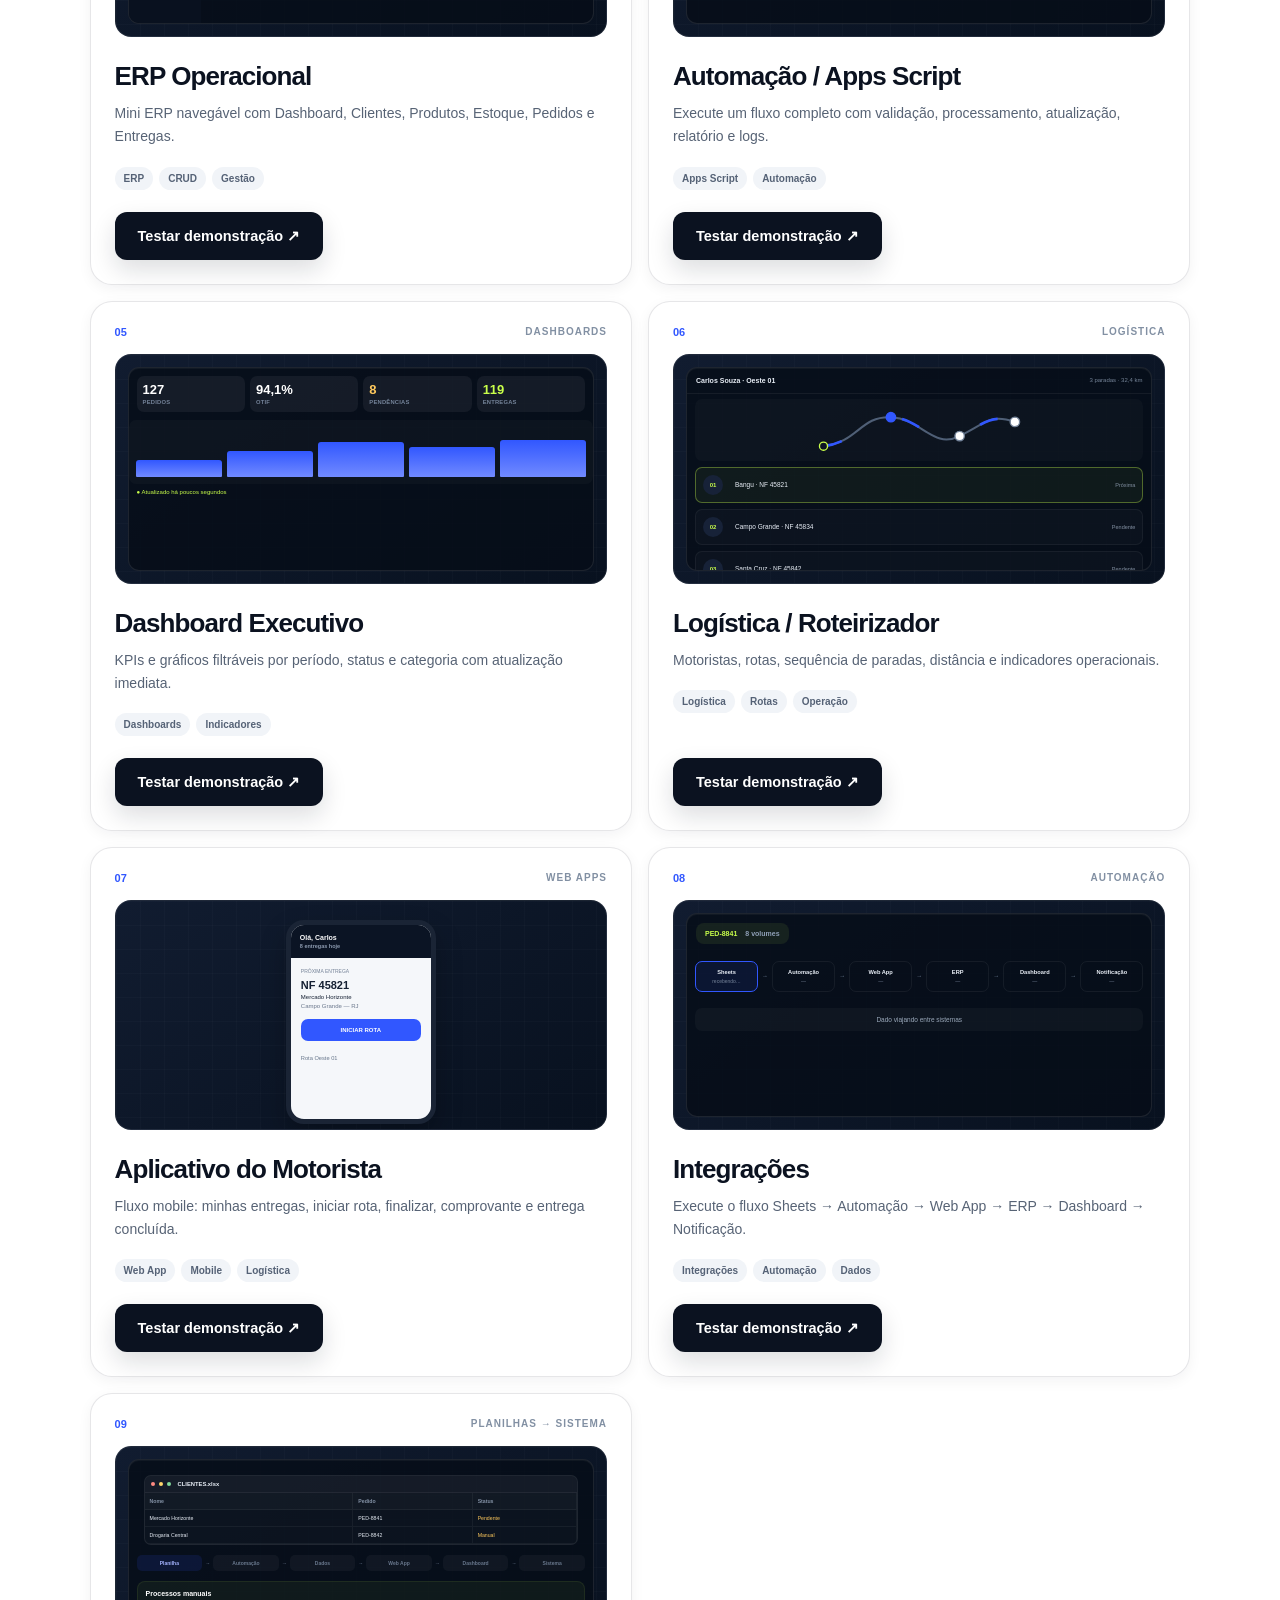
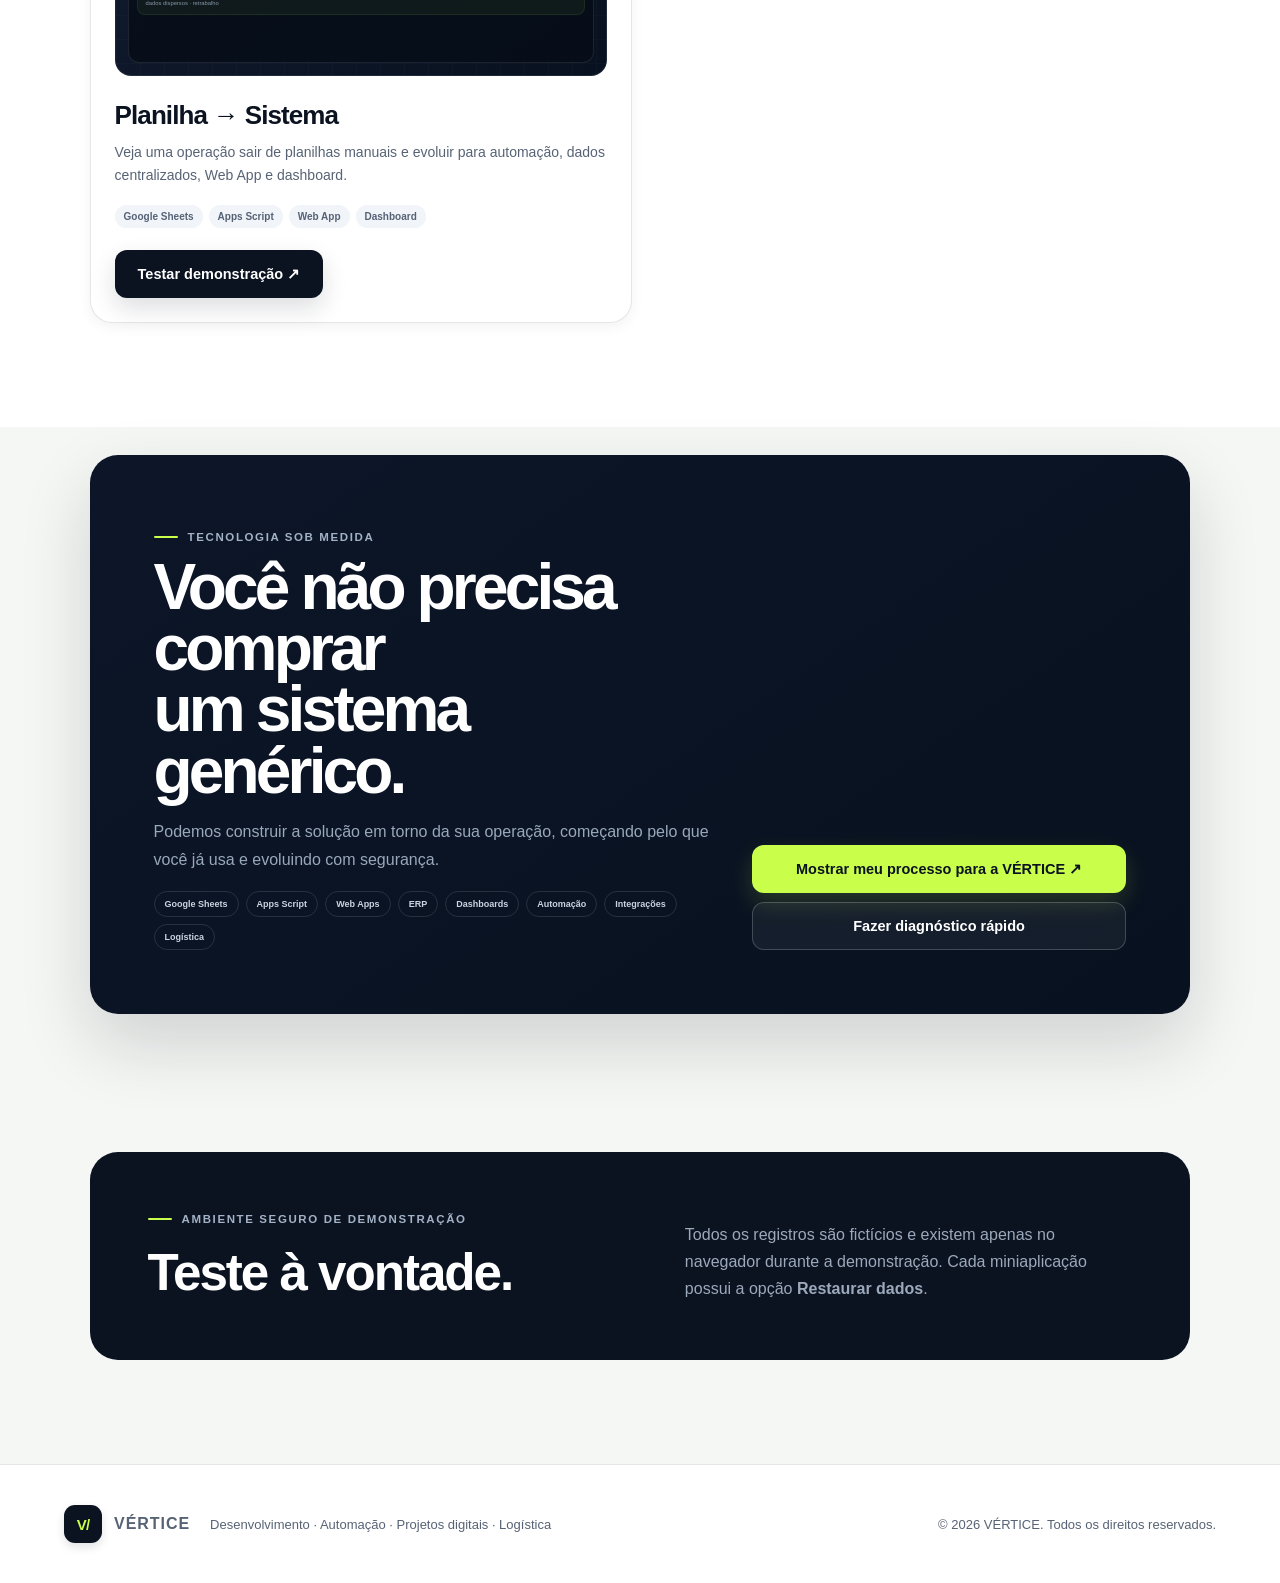
<file: demonstracoes.html>
<!doctype html>
<html lang="pt-BR">
<head>
  <meta charset="UTF-8">
  <meta name="viewport" content="width=device-width, initial-scale=1, viewport-fit=cover">
  <meta name="description" content="Demonstrações interativas da VÉRTICE: mini sistemas funcionais de estoque, entregas, ERP, automação, dashboards, logística e integrações.">
  <meta name="theme-color" content="#0b1220">
  <meta name="robots" content="index, follow">
  <meta property="og:type" content="website">
  <meta property="og:title" content="Demonstrações | VÉRTICE">
  <meta property="og:description" content="Experimente miniaplicações reais desenvolvidas em JavaScript com dados fictícios locais.">
  <meta property="og:url" content="https://daianrj.github.io/vertice-site/demonstracoes.html">
  <link rel="canonical" href="https://daianrj.github.io/vertice-site/demonstracoes.html">
  <title>Demonstrações | VÉRTICE</title>
  <link rel="stylesheet" href="styles.css?v=20260922-showroom2">
  <link rel="stylesheet" href="demos.css?v=20260922-showroom5">
</head>
<body data-page="demonstracoes">
  <a class="skip-link" href="#conteudo">Pular para o conteúdo principal</a>
  <header class="site-header" id="topo">
    <a class="brand" href="index.html#inicio" aria-label="VÉRTICE — página inicial">
      <span class="brand-mark" aria-hidden="true">V/</span>
      <span class="brand-name">VÉRTICE</span>
    </a>

    <button class="menu-toggle" id="menu-toggle" type="button" aria-expanded="false" aria-controls="main-nav" aria-label="Abrir menu de navegação">
      <span class="bar"></span><span class="bar"></span><span class="bar"></span>
    </button>

    <nav id="main-nav" aria-label="Navegação principal">
      <a href="solucoes.html" data-nav-page="solucoes">Soluções</a>
      <a href="tecnologia.html" data-nav-page="tecnologia">Tecnologia</a>
      <a href="demonstracoes.html" data-nav-page="demonstracoes">Demonstrações</a>
      <a href="laboratorio.html" data-nav-page="laboratorio">Laboratório</a>

      <div class="nav-dropdown" data-nav-group="diagnostico">
        <button class="nav-dropdown-toggle nav-dropdown-main" type="button" aria-expanded="false" aria-haspopup="true">
          <span class="nav-dropdown-label">Diagnóstico</span>
          <svg class="nav-chevron" viewBox="0 0 20 20" width="14" height="14" aria-hidden="true"><path d="M5.5 7.5 10 12l4.5-4.5" fill="none" stroke="currentColor" stroke-width="2" stroke-linecap="round" stroke-linejoin="round"/></svg>
        </button>
        <div class="nav-dropdown-menu">
          <a href="diagnostico.html" data-nav-page="diagnostico">Visão geral</a>
          <a href="diagnostico.html#gargalos">Diagnóstico Operacional</a>
          <a href="diagnostico.html#diagnostico">Simulador</a>
        </div>
      </div>

      <div class="nav-dropdown" data-nav-group="mais">
        <button class="nav-dropdown-toggle nav-dropdown-main" type="button" aria-expanded="false" aria-haspopup="true">
          <span class="nav-dropdown-label">Mais</span>
          <svg class="nav-chevron" viewBox="0 0 20 20" width="14" height="14" aria-hidden="true"><path d="M5.5 7.5 10 12l4.5-4.5" fill="none" stroke="currentColor" stroke-width="2" stroke-linecap="round" stroke-linejoin="round"/></svg>
        </button>
        <div class="nav-dropdown-menu">
          <a href="mais.html" data-nav-page="mais">Visão geral</a>
          <a href="logistica.html">Logística</a>
          <a href="processo.html">Processo</a>
          <a href="diferenciais.html">Por que VÉRTICE</a>
          <a href="contato.html">Contato</a>
        </div>
      </div>
    </nav>

    <a class="button button-small header-cta" data-whatsapp href="https://wa.me/5521993836880?text=Ol%C3%A1%2C%20vim%20pelo%20site%20V%C3%89RTICE%20e%20quero%20conversar%20sobre%20um%20projeto." target="_blank" rel="noopener noreferrer">
      Falar no WhatsApp
      <svg class="icon-inline" viewBox="0 0 24 24" aria-hidden="true" width="14" height="14" fill="none" stroke="currentColor" stroke-width="2.2" stroke-linecap="round" stroke-linejoin="round"><path d="M7 17L17 7M17 7H7M17 7V17"/></svg>
    </a>
  </header>
  <main id="conteudo">
    <section class="page-hero showroom-hero">
      <a class="page-back" href="index.html">← Voltar à Home</a>
      <div class="page-hero-grid">
        <div>
          <p class="eyebrow"><span class="eyebrow-line"></span> Showroom tecnológico</p>
          <h1>Entre. Clique.<br><em>Experimente.</em></h1>
        </div>
        <div>
          <p>Não são imagens nem mockups. São miniaplicações JavaScript funcionais, executadas no seu navegador com dados fictícios e isolados.</p>
          <div class="showroom-proof"><span>Dados locais fictícios</span><span>Sem backend real</span><span>CRUD funcional</span><span>Estado reativo</span></div>
        </div>
      </div>
    </section>

    <section class="section showroom-section">
      <div class="showroom-intro reveal">
        <div><p class="eyebrow"><span class="eyebrow-line"></span> Sistemas para testar</p><h2>Veja a tecnologia<br>funcionando na prática.</h2></div>
        <p>Cadastre, edite, pesquise, altere status, execute processos e acompanhe KPIs. Ao fechar uma demo, nada é enviado para sistemas reais.</p>
      </div>
      <div class="showroom-filters" role="toolbar" aria-label="Filtrar demonstrações">
        <button type="button" class="active" data-demo-filter="Todos" aria-pressed="true">Todos</button><button type="button" class="" data-demo-filter="Planilhas" aria-pressed="false">Planilhas</button><button type="button" class="" data-demo-filter="Apps Script" aria-pressed="false">Apps Script</button><button type="button" class="" data-demo-filter="Web Apps" aria-pressed="false">Web Apps</button><button type="button" class="" data-demo-filter="ERP" aria-pressed="false">ERP</button><button type="button" class="" data-demo-filter="Dashboards" aria-pressed="false">Dashboards</button><button type="button" class="" data-demo-filter="Logística" aria-pressed="false">Logística</button><button type="button" class="" data-demo-filter="Automação" aria-pressed="false">Automação</button>
      </div>
      <div class="showroom-grid" id="showroom-grid">
        <article class="showroom-card reveal" data-category="Planilhas" data-demo-card="stock">
          <div class="showroom-card-top"><span>01</span><small>Planilhas</small></div>
          <div class="showroom-preview showroom-preview-stock" aria-hidden="true"><div class="microdemo" data-microdemo="stock" aria-label="Prévia funcional"></div></div>
          <h2>Controle de Estoque</h2>
          <p>Entradas, saídas, estoque mínimo, pesquisa, filtros, KPIs e alertas reagindo em tempo real.</p>
          <div class="showroom-tech"><span>Planilhas</span><span>Web App</span><span>Dashboard</span></div>
          <button class="button button-primary showroom-launch" type="button" data-demo="stock">Testar demonstração ↗</button>
        </article>
        <article class="showroom-card reveal" data-category="Web Apps" data-demo-card="deliveries">
          <div class="showroom-card-top"><span>02</span><small>Web Apps</small></div>
          <div class="showroom-preview showroom-preview-deliveries" aria-hidden="true"><div class="microdemo" data-microdemo="deliveries" aria-label="Prévia funcional"></div></div>
          <h2>Sistema de Entregas</h2>
          <p>Pesquise NF e cliente, filtre entregas, abra registros e avance Pendente → Em rota → Entregue.</p>
          <div class="showroom-tech"><span>Web App</span><span>Logística</span><span>Status</span></div>
          <button class="button button-primary showroom-launch" type="button" data-demo="deliveries">Testar demonstração ↗</button>
        </article>
        <article class="showroom-card reveal" data-category="ERP" data-demo-card="erp">
          <div class="showroom-card-top"><span>03</span><small>ERP</small></div>
          <div class="showroom-preview showroom-preview-erp" aria-hidden="true"><div class="microdemo" data-microdemo="erp" aria-label="Prévia funcional"></div></div>
          <h2>ERP Operacional</h2>
          <p>Mini ERP navegável com Dashboard, Clientes, Produtos, Estoque, Pedidos e Entregas.</p>
          <div class="showroom-tech"><span>ERP</span><span>CRUD</span><span>Gestão</span></div>
          <button class="button button-primary showroom-launch" type="button" data-demo="erp">Testar demonstração ↗</button>
        </article>
        <article class="showroom-card reveal" data-category="Apps Script" data-demo-card="automation">
          <div class="showroom-card-top"><span>04</span><small>Apps Script</small></div>
          <div class="showroom-preview showroom-preview-automation" aria-hidden="true"><div class="microdemo" data-microdemo="automation" aria-label="Prévia funcional"></div></div>
          <h2>Automação / Apps Script</h2>
          <p>Execute um fluxo completo com validação, processamento, atualização, relatório e logs.</p>
          <div class="showroom-tech"><span>Apps Script</span><span>Automação</span></div>
          <button class="button button-primary showroom-launch" type="button" data-demo="automation">Testar demonstração ↗</button>
        </article>
        <article class="showroom-card reveal" data-category="Dashboards" data-demo-card="dashboard">
          <div class="showroom-card-top"><span>05</span><small>Dashboards</small></div>
          <div class="showroom-preview showroom-preview-dashboard" aria-hidden="true"><div class="microdemo" data-microdemo="dashboard" aria-label="Prévia funcional"></div></div>
          <h2>Dashboard Executivo</h2>
          <p>KPIs e gráficos filtráveis por período, status e categoria com atualização imediata.</p>
          <div class="showroom-tech"><span>Dashboards</span><span>Indicadores</span></div>
          <button class="button button-primary showroom-launch" type="button" data-demo="dashboard">Testar demonstração ↗</button>
        </article>
        <article class="showroom-card reveal" data-category="Logística" data-demo-card="routing">
          <div class="showroom-card-top"><span>06</span><small>Logística</small></div>
          <div class="showroom-preview showroom-preview-routing" aria-hidden="true"><div class="microdemo" data-microdemo="routing" aria-label="Prévia funcional"></div></div>
          <h2>Logística / Roteirizador</h2>
          <p>Motoristas, rotas, sequência de paradas, distância e indicadores operacionais.</p>
          <div class="showroom-tech"><span>Logística</span><span>Rotas</span><span>Operação</span></div>
          <button class="button button-primary showroom-launch" type="button" data-demo="routing">Testar demonstração ↗</button>
        </article>
        <article class="showroom-card reveal" data-category="Web Apps" data-demo-card="driver">
          <div class="showroom-card-top"><span>07</span><small>Web Apps</small></div>
          <div class="showroom-preview showroom-preview-driver" aria-hidden="true"><div class="microdemo" data-microdemo="driver" aria-label="Prévia funcional"></div></div>
          <h2>Aplicativo do Motorista</h2>
          <p>Fluxo mobile: minhas entregas, iniciar rota, finalizar, comprovante e entrega concluída.</p>
          <div class="showroom-tech"><span>Web App</span><span>Mobile</span><span>Logística</span></div>
          <button class="button button-primary showroom-launch" type="button" data-demo="driver">Testar demonstração ↗</button>
        </article>
        <article class="showroom-card reveal" data-category="Automação" data-demo-card="integrations">
          <div class="showroom-card-top"><span>08</span><small>Automação</small></div>
          <div class="showroom-preview showroom-preview-integrations" aria-hidden="true"><div class="microdemo" data-microdemo="integrations" aria-label="Prévia funcional"></div></div>
          <h2>Integrações</h2>
          <p>Execute o fluxo Sheets → Automação → Web App → ERP → Dashboard → Notificação.</p>
          <div class="showroom-tech"><span>Integrações</span><span>Automação</span><span>Dados</span></div>
          <button class="button button-primary showroom-launch" type="button" data-demo="integrations">Testar demonstração ↗</button>
        </article>
        <article class="showroom-card reveal" data-category="Planilhas|Automação|Web Apps" data-demo-card="sheet-system">
          <div class="showroom-card-top"><span>09</span><small>Planilhas → Sistema</small></div>
          <div class="showroom-preview showroom-preview-sheet-system">
            <div class="microdemo" data-microdemo="sheet-system" aria-label="Prévia funcional da transformação de planilha em sistema"></div>
          </div>
          <h2>Planilha → Sistema</h2>
          <p>Veja uma operação sair de planilhas manuais e evoluir para automação, dados centralizados, Web App e dashboard.</p>
          <div class="showroom-tech"><span>Google Sheets</span><span>Apps Script</span><span>Web App</span><span>Dashboard</span></div>
          <button class="button button-primary showroom-launch" type="button" data-demo="sheet-system">Testar demonstração ↗</button>
        </article></div>
    </section>

    
    <section class="section showroom-conversion">
      <div class="showroom-conversion-inner reveal">
        <div>
          <p class="eyebrow light"><span class="eyebrow-line"></span> Tecnologia sob medida</p>
          <h2>Você não precisa comprar<br>um sistema genérico.</h2>
          <p>Podemos construir a solução em torno da sua operação, começando pelo que você já usa e evoluindo com segurança.</p>
          <div class="showroom-conversion-tags">
            <span>Google Sheets</span><span>Apps Script</span><span>Web Apps</span><span>ERP</span><span>Dashboards</span><span>Automação</span><span>Integrações</span><span>Logística</span>
          </div>
        </div>
        <div class="showroom-conversion-actions">
          <a class="button button-lime" href="https://wa.me/5521993836880?text=Ol%C3%A1%21%20Quero%20mostrar%20meu%20processo%20para%20a%20V%C3%89RTICE%20e%20entender%20como%20uma%20solu%C3%A7%C3%A3o%20sob%20medida%20poderia%20funcionar." target="_blank" rel="noopener noreferrer">Mostrar meu processo para a VÉRTICE ↗</a>
          <a class="button button-ghost-light" href="diagnostico.html#diagnostico">Fazer diagnóstico rápido</a>
        </div>
      </div>
    </section>

    <section class="section showroom-note">
      <div class="showroom-note-inner reveal">
        <div><p class="eyebrow light"><span class="eyebrow-line"></span> Ambiente seguro de demonstração</p><h2>Teste à vontade.</h2></div>
        <p>Todos os registros são fictícios e existem apenas no navegador durante a demonstração. Cada miniaplicação possui a opção <strong>Restaurar dados</strong>.</p>
      </div>
    </section>
  </main>

  <footer class="site-footer">
    <div class="footer-brand-wrap">
      <a class="brand" href="index.html#inicio" aria-label="Voltar ao início">
        <span class="brand-mark" aria-hidden="true">V/</span>
        <span class="brand-name">VÉRTICE</span>
      </a>
      <p class="footer-tagline">Desenvolvimento · Automação · Projetos digitais · Logística</p>
    </div>
    <div class="footer-copy">
      <p>© <span id="year"></span> VÉRTICE. Todos os direitos reservados.</p>
    </div>
  </footer>

  <div class="demo-shell" id="demo-shell" hidden>
    <div class="demo-shell-backdrop" data-demo-close aria-hidden="true"></div>
    <section class="demo-shell-panel" role="dialog" aria-modal="true" aria-labelledby="demo-shell-title">
      <header class="demo-shell-header">
        <div>
          <span class="demo-shell-kicker">VÉRTICE / DEMONSTRAÇÃO INTERATIVA</span>
          <h2 id="demo-shell-title">Demonstração</h2>
        </div>
        <div class="demo-shell-actions">
          <button class="demo-shell-guide" id="demo-shell-guide" type="button">▶ Ver demonstração guiada</button>
          <button class="demo-shell-reset" id="demo-shell-reset" type="button">↻ Restaurar dados</button>
          <button class="demo-shell-back" data-demo-close type="button">← Voltar</button>
          <button class="demo-shell-close" id="demo-shell-close" data-demo-close type="button" aria-label="Fechar demonstração">×</button>
        </div>
      </header>
      <div class="demo-shell-loading" id="demo-shell-loading" aria-live="polite"><span></span>Carregando miniaplicação…</div>
      <div class="demo-shell-stage" id="demo-shell-stage"></div>
      <footer class="demo-shell-footer">
        <div><strong>Gostou desta solução?</strong><span>Esta demonstração usa somente dados fictícios locais.</span></div>
        <a class="button button-lime" id="demo-shell-whatsapp" href="https://wa.me/5521993836880" target="_blank" rel="noopener noreferrer">Quero algo assim na minha empresa ↗</a>
      </footer>
    </section>
  </div>

  <script src="script.js?v=20260922-showroom2" defer></script>
  <script type="module" src="microdemos.js?v=20260922-showroom6"></script>
  <script type="module" src="demos.js?v=20260922-showroom2"></script>
</body>
</html>
</file>
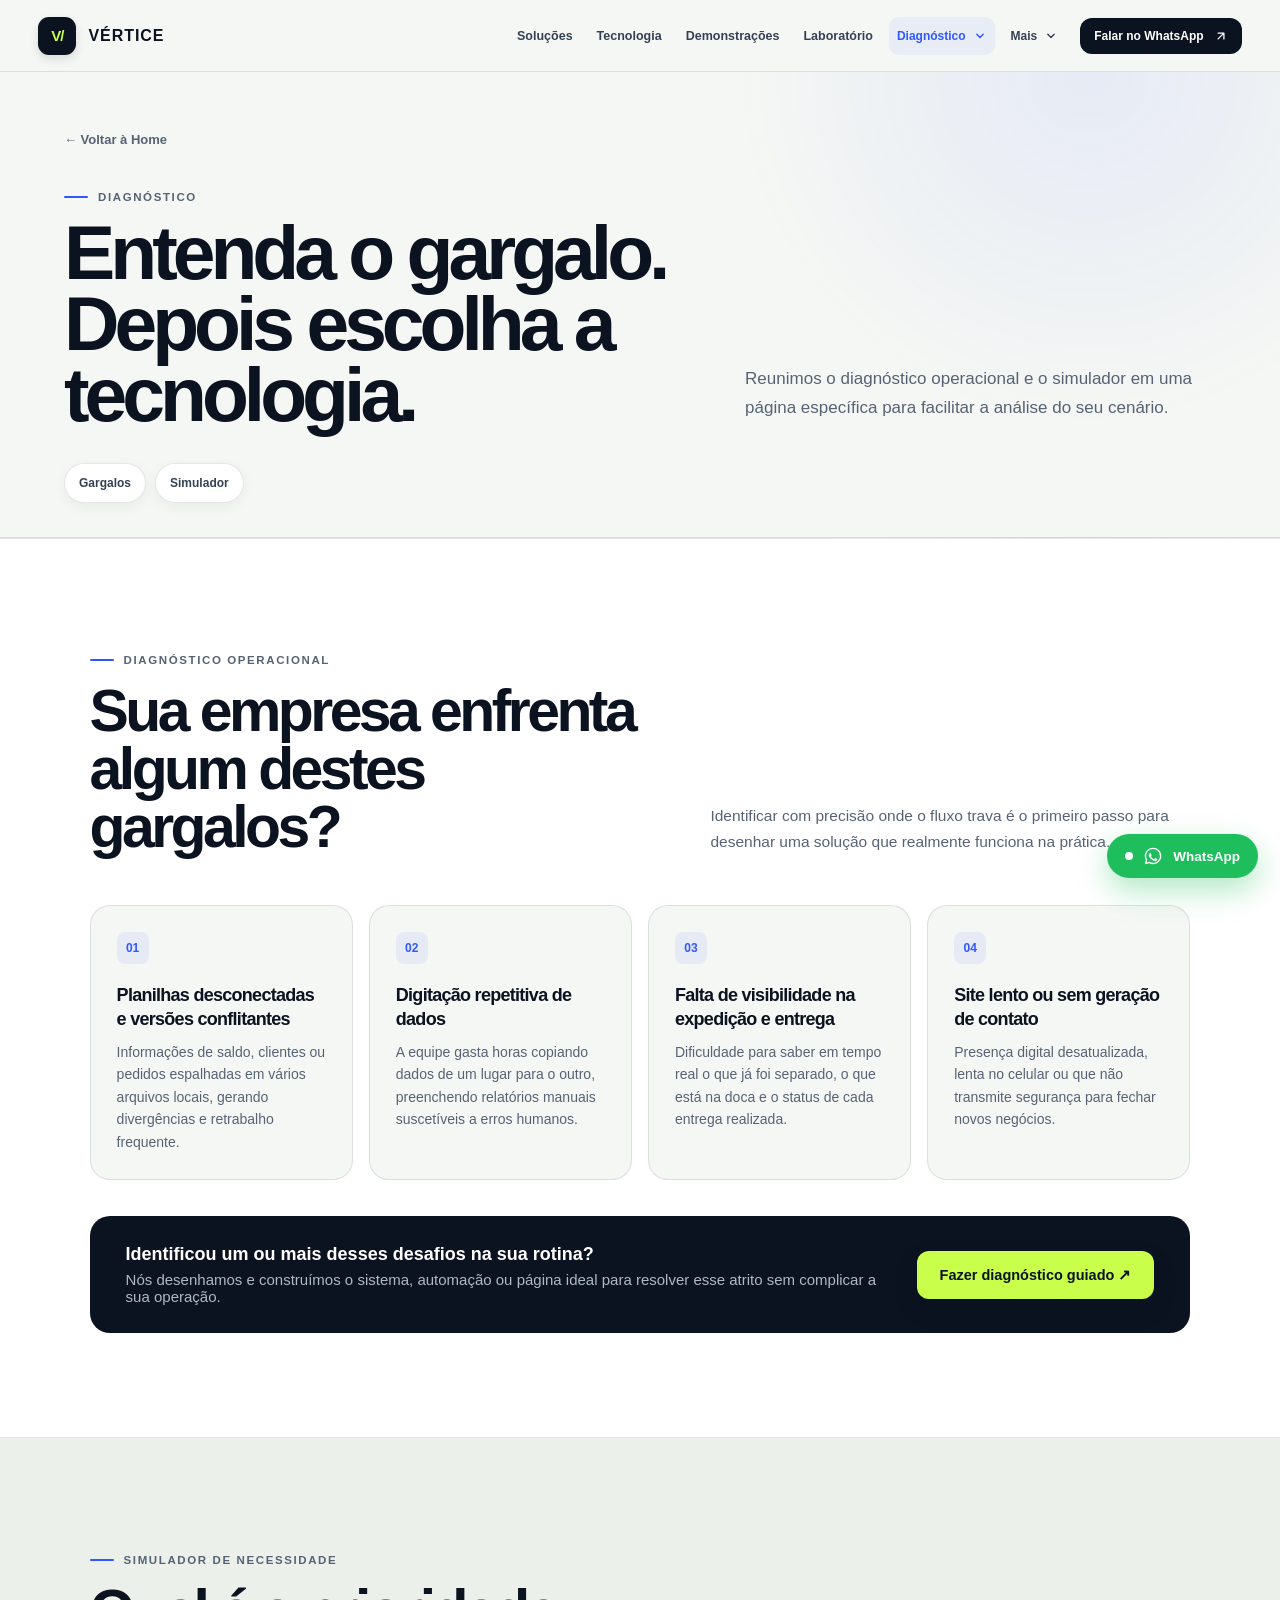
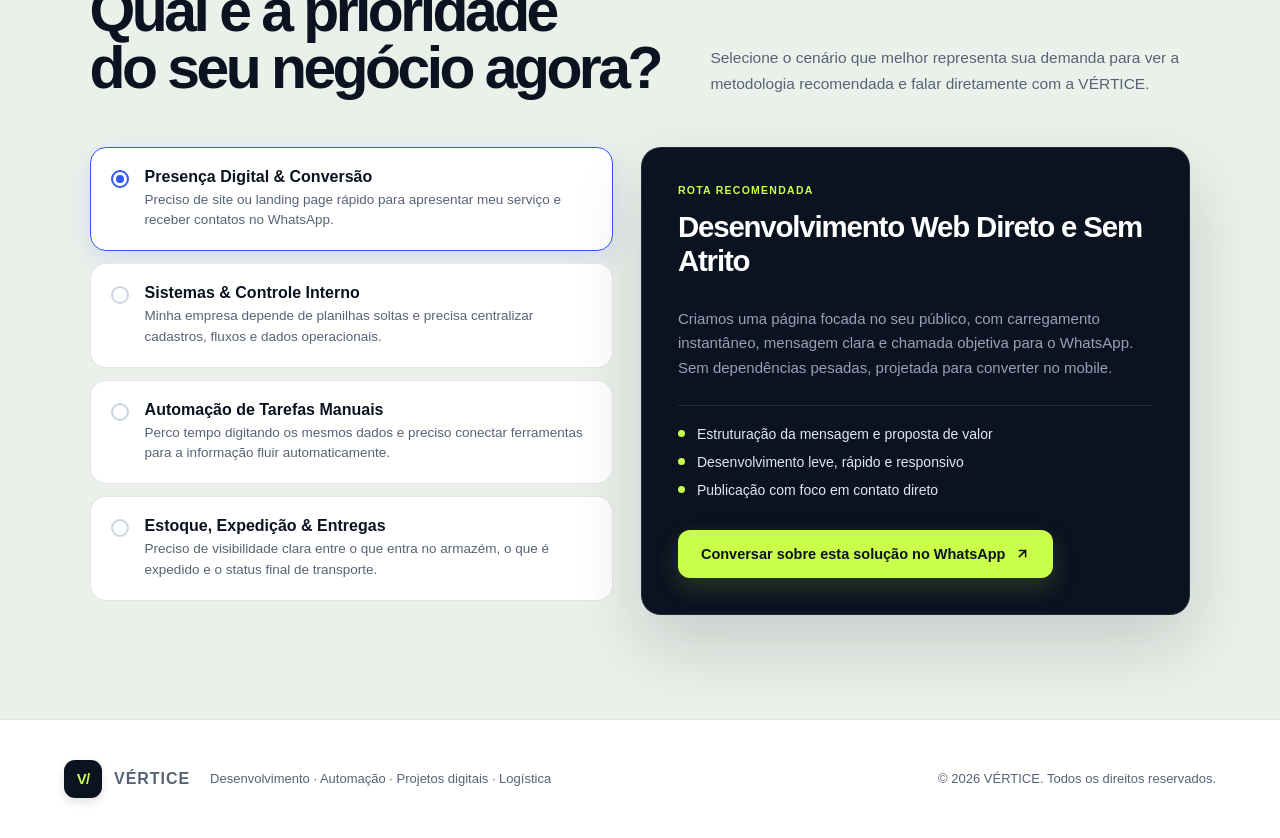
<file: diagnostico.html>
<!doctype html>
<html lang="pt-BR">
<head>
  <meta charset="UTF-8">
  <meta name="viewport" content="width=device-width, initial-scale=1, viewport-fit=cover">
  <meta name="description" content="Diagnóstico operacional e simulador de necessidade para identificar gargalos e caminhos de solução.">
  <meta name="theme-color" content="#0b1220">
  <meta name="robots" content="index, follow">
  <link rel="icon" href="data:image/svg+xml,%3Csvg xmlns='http://www.w3.org/2000/svg' viewBox='0 0 32 32'%3E%3Crect width='32' height='32' rx='8' fill='%230b1220'/%3E%3Ctext x='50%25' y='54%25' dominant-baseline='middle' text-anchor='middle' font-family='system-ui,sans-serif' font-weight='800' font-size='16' fill='%23c9ff4a'%3EV/%3C/text%3E%3C/svg%3E" type="image/svg+xml">
  <meta property="og:type" content="website">
  <meta property="og:title" content="Diagnóstico | VÉRTICE">
  <meta property="og:description" content="Diagnóstico operacional e simulador de necessidade para identificar gargalos e caminhos de solução.">
  <meta property="og:url" content="https://daianrj.github.io/vertice-site/diagnostico.html">
  <meta property="og:locale" content="pt_BR">
  <meta name="twitter:card" content="summary">
  <meta name="twitter:title" content="Diagnóstico | VÉRTICE">
  <meta name="twitter:description" content="Diagnóstico operacional e simulador de necessidade para identificar gargalos e caminhos de solução.">
  <link rel="canonical" href="https://daianrj.github.io/vertice-site/diagnostico.html">
  <title>Diagnóstico | VÉRTICE</title>
  <link rel="stylesheet" href="styles.css?v=20260922-showroom2">
</head>
<body data-page="diagnostico">
  <a class="skip-link" href="#conteudo">Pular para o conteúdo principal</a>
  <header class="site-header" id="topo">
    <a class="brand" href="index.html#inicio" aria-label="VÉRTICE — página inicial">
      <span class="brand-mark" aria-hidden="true">V/</span>
      <span class="brand-name">VÉRTICE</span>
    </a>

    <button class="menu-toggle" id="menu-toggle" type="button" aria-expanded="false" aria-controls="main-nav" aria-label="Abrir menu de navegação">
      <span class="bar"></span><span class="bar"></span><span class="bar"></span>
    </button>

    <nav id="main-nav" aria-label="Navegação principal">
      <a href="solucoes.html" data-nav-page="solucoes">Soluções</a>
      <a href="tecnologia.html" data-nav-page="tecnologia">Tecnologia</a>
      <a href="demonstracoes.html" data-nav-page="demonstracoes">Demonstrações</a>
      <a href="laboratorio.html" data-nav-page="laboratorio">Laboratório</a>

      <div class="nav-dropdown" data-nav-group="diagnostico">
        <button class="nav-dropdown-toggle nav-dropdown-main" type="button" aria-expanded="false" aria-haspopup="true">
          <span class="nav-dropdown-label">Diagnóstico</span>
          <svg class="nav-chevron" viewBox="0 0 20 20" width="14" height="14" aria-hidden="true"><path d="M5.5 7.5 10 12l4.5-4.5" fill="none" stroke="currentColor" stroke-width="2" stroke-linecap="round" stroke-linejoin="round"/></svg>
        </button>
        <div class="nav-dropdown-menu">
          <a href="diagnostico.html" data-nav-page="diagnostico">Visão geral</a>
          <a href="diagnostico.html#gargalos">Diagnóstico Operacional</a>
          <a href="diagnostico.html#diagnostico">Simulador</a>
        </div>
      </div>

      <div class="nav-dropdown" data-nav-group="mais">
        <button class="nav-dropdown-toggle nav-dropdown-main" type="button" aria-expanded="false" aria-haspopup="true">
          <span class="nav-dropdown-label">Mais</span>
          <svg class="nav-chevron" viewBox="0 0 20 20" width="14" height="14" aria-hidden="true"><path d="M5.5 7.5 10 12l4.5-4.5" fill="none" stroke="currentColor" stroke-width="2" stroke-linecap="round" stroke-linejoin="round"/></svg>
        </button>
        <div class="nav-dropdown-menu">
          <a href="mais.html" data-nav-page="mais">Visão geral</a>
          <a href="logistica.html">Logística</a>
          <a href="processo.html">Processo</a>
          <a href="diferenciais.html">Por que VÉRTICE</a>
          <a href="contato.html">Contato</a>
        </div>
      </div>
    </nav>

    <a class="button button-small header-cta" data-whatsapp href="https://wa.me/5521993836880?text=Ol%C3%A1%2C%20vim%20pelo%20site%20V%C3%89RTICE%20e%20quero%20conversar%20sobre%20um%20projeto." target="_blank" rel="noopener noreferrer">
      Falar no WhatsApp
      <svg class="icon-inline" viewBox="0 0 24 24" aria-hidden="true" width="14" height="14" fill="none" stroke="currentColor" stroke-width="2.2" stroke-linecap="round" stroke-linejoin="round"><path d="M7 17L17 7M17 7H7M17 7V17"/></svg>
    </a>
  </header><main id="conteudo">
    <section class="page-hero">
      <a class="page-back" href="index.html">← Voltar à Home</a>
      <div class="page-hero-grid">
        <div>
          <p class="eyebrow"><span class="eyebrow-line"></span> Diagnóstico</p>
          <h1>Entenda o gargalo.<br>Depois escolha a tecnologia.</h1>
        </div>
        <p>Reunimos o diagnóstico operacional e o simulador em uma página específica para facilitar a análise do seu cenário.</p>
      </div>
      <nav class="page-quick-nav" aria-label="Navegação desta área">
        <a href="#gargalos">Gargalos</a><a href="#diagnostico">Simulador</a>
      </nav>
    </section><section class="section section-gargalos" id="gargalos">
      <div class="section-heading reveal">
        <div>
          <p class="eyebrow"><span class="eyebrow-line"></span> Diagnóstico Operacional</p>
          <h2>Sua empresa enfrenta<br>algum destes gargalos?</h2>
        </div>
        <p class="section-intro">Identificar com precisão onde o fluxo trava é o primeiro passo para desenhar uma solução que realmente funciona na prática.</p>
      </div>

      <div class="friction-grid">
        <div class="friction-card reveal">
          <div class="friction-num">01</div>
          <h3>Planilhas desconectadas e versões conflitantes</h3>
          <p>Informações de saldo, clientes ou pedidos espalhadas em vários arquivos locais, gerando divergências e retrabalho frequente.</p>
        </div>

        <div class="friction-card reveal">
          <div class="friction-num">02</div>
          <h3>Digitação repetitiva de dados</h3>
          <p>A equipe gasta horas copiando dados de um lugar para o outro, preenchendo relatórios manuais suscetíveis a erros humanos.</p>
        </div>

        <div class="friction-card reveal">
          <div class="friction-num">03</div>
          <h3>Falta de visibilidade na expedição e entrega</h3>
          <p>Dificuldade para saber em tempo real o que já foi separado, o que está na doca e o status de cada entrega realizada.</p>
        </div>

        <div class="friction-card reveal">
          <div class="friction-num">04</div>
          <h3>Site lento ou sem geração de contato</h3>
          <p>Presença digital desatualizada, lenta no celular ou que não transmite segurança para fechar novos negócios.</p>
        </div>
      </div>

      <div class="friction-callout reveal">
        <div class="callout-copy">
          <strong>Identificou um ou mais desses desafios na sua rotina?</strong>
          <p>Nós desenhamos e construímos o sistema, automação ou página ideal para resolver esse atrito sem complicar a sua operação.</p>
        </div>
        <a class="button button-primary" href="diagnostico.html#diagnostico">Fazer diagnóstico guiado ↗</a>
      </div>
    </section><section class="section diagnostic-section" id="diagnostico">
      <div class="section-heading reveal">
        <div>
          <p class="eyebrow"><span class="eyebrow-line"></span> Simulador de Necessidade</p>
          <h2>Qual é a prioridade<br>do seu negócio agora?</h2>
        </div>
        <p class="section-intro">Selecione o cenário que melhor representa sua demanda para ver a metodologia recomendada e falar diretamente com a VÉRTICE.</p>
      </div>

      <div class="diag-container reveal">
        <div class="diag-options" role="radiogroup" aria-label="Escolha seu desafio principal">
          <button class="diag-btn active" type="button" role="radio" aria-checked="true" data-diag="site">
            <span class="diag-radio-indicator" aria-hidden="true"></span>
            <div>
              <strong>Presença Digital & Conversão</strong>
              <small>Preciso de site ou landing page rápido para apresentar meu serviço e receber contatos no WhatsApp.</small>
            </div>
          </button>

          <button class="diag-btn" type="button" role="radio" aria-checked="false" data-diag="sistema">
            <span class="diag-radio-indicator" aria-hidden="true"></span>
            <div>
              <strong>Sistemas & Controle Interno</strong>
              <small>Minha empresa depende de planilhas soltas e precisa centralizar cadastros, fluxos e dados operacionais.</small>
            </div>
          </button>

          <button class="diag-btn" type="button" role="radio" aria-checked="false" data-diag="automacao">
            <span class="diag-radio-indicator" aria-hidden="true"></span>
            <div>
              <strong>Automação de Tarefas Manuais</strong>
              <small>Perco tempo digitando os mesmos dados e preciso conectar ferramentas para a informação fluir automaticamente.</small>
            </div>
          </button>

          <button class="diag-btn" type="button" role="radio" aria-checked="false" data-diag="logistica">
            <span class="diag-radio-indicator" aria-hidden="true"></span>
            <div>
              <strong>Estoque, Expedição & Entregas</strong>
              <small>Preciso de visibilidade clara entre o que entra no armazém, o que é expedido e o status final de transporte.</small>
            </div>
          </button>
        </div>

        <div class="diag-result-card" id="diag-result-box">
          <span class="diag-tag" id="diag-tag">ROTA RECOMENDADA</span>
          <h3 id="diag-title">Desenvolvimento Web Direto e Sem Atrito</h3>
          <p id="diag-description">
            Criamos uma página focada no seu público, com carregamento instantâneo, mensagem clara e chamada objetiva para o WhatsApp. Sem dependências pesadas, projetada para converter no mobile.
          </p>
          <div class="diag-steps">
            <div><span class="step-dot"></span><span id="diag-step1">Estruturação da mensagem e proposta de valor</span></div>
            <div><span class="step-dot"></span><span id="diag-step2">Desenvolvimento leve, rápido e responsivo</span></div>
            <div><span class="step-dot"></span><span id="diag-step3">Publicação com foco em contato direto</span></div>
          </div>
          <a class="button button-lime" id="diag-cta-btn" data-whatsapp href="https://wa.me/5521993836880?text=Ol%C3%A1%2C%20fiz%20o%20diagn%C3%B3stico%20no%20site%20da%20V%C3%89RTICE%20para%20Presen%C3%A7a%20Digital%20%26%20Convers%C3%A3o%20e%20gostaria%20de%20conversar." target="_blank" rel="noopener noreferrer">
            Conversar sobre esta solução no WhatsApp
            <svg class="icon-inline" viewBox="0 0 24 24" aria-hidden="true" width="15" height="15" fill="none" stroke="currentColor" stroke-width="2.4" stroke-linecap="round" stroke-linejoin="round"><path d="M7 17L17 7M17 7H7M17 7V17"/></svg>
          </a>
        </div>
      </div>
    </section></main><footer class="site-footer">
    <div class="footer-brand-wrap">
      <a class="brand" href="index.html#inicio" aria-label="Voltar ao início">
        <span class="brand-mark" aria-hidden="true">V/</span>
        <span class="brand-name">VÉRTICE</span>
      </a>
      <p class="footer-tagline">Desenvolvimento · Automação · Projetos digitais · Logística</p>
    </div>
    <div class="footer-copy">
      <p>© <span id="year"></span> VÉRTICE. Todos os direitos reservados.</p>
    </div>
  </footer>
  
  <a class="whatsapp-float" id="wa-floating" data-whatsapp href="https://wa.me/5521993836880?text=Ol%C3%A1%2C%20vim%20pelo%20site%20V%C3%89RTICE%20e%20quero%20conversar%20sobre%20um%20projeto." target="_blank" rel="noopener noreferrer" aria-label="Falar com a VÉRTICE no WhatsApp">
    <span class="wa-dot" aria-hidden="true"></span>
    <svg class="wa-svg" viewBox="0 0 24 24" width="20" height="20" fill="currentColor" aria-hidden="true"><path d="M12.04 2c-5.46 0-9.91 4.45-9.91 9.91 0 1.75.46 3.45 1.32 4.95L2.05 22l5.25-1.38c1.45.79 3.08 1.21 4.74 1.21 5.46 0 9.91-4.45 9.91-9.91 0-2.65-1.03-5.14-2.9-7.01A9.82 9.82 0 0 0 12.04 2m.01 1.67c2.2 0 4.26.86 5.82 2.42a8.23 8.23 0 0 1 2.41 5.83c0 4.54-3.7 8.24-8.24 8.24-1.48 0-2.93-.4-4.2-1.15l-.3-.18-3.12.82.83-3.04-.2-.31a8.2 8.2 0 0 1-1.26-4.38c0-4.54 3.7-8.24 8.24-8.24m4.52 11.66c-.25-.13-1.47-.72-1.7-.81-.23-.08-.39-.13-.56.13-.17.25-.64.81-.79.97-.14.17-.29.19-.54.06-.25-.13-1.06-.39-2.03-1.25-.75-.67-1.26-1.5-1.41-1.75-.15-.25-.02-.39.11-.51.11-.11.25-.29.38-.44.12-.14.17-.25.25-.42.08-.17.04-.31-.02-.44-.06-.13-.56-1.34-.76-1.84-.2-.48-.4-.42-.56-.43h-.47c-.17 0-.44.06-.67.31-.23.25-.88.86-.88 2.1 0 1.24.9 2.44 1.03 2.61.13.17 1.78 2.71 4.3 3.8 2.53 1.09 2.53.73 2.99.69.45-.04 1.47-.6 1.68-1.18.21-.58.21-1.08.15-1.18-.06-.1-.23-.17-.48-.29"/></svg>
    <span>WhatsApp</span>
  </a>
  
  <script src="script.js?v=20260922-showroom2" defer></script>
</body>
</html>
</file>
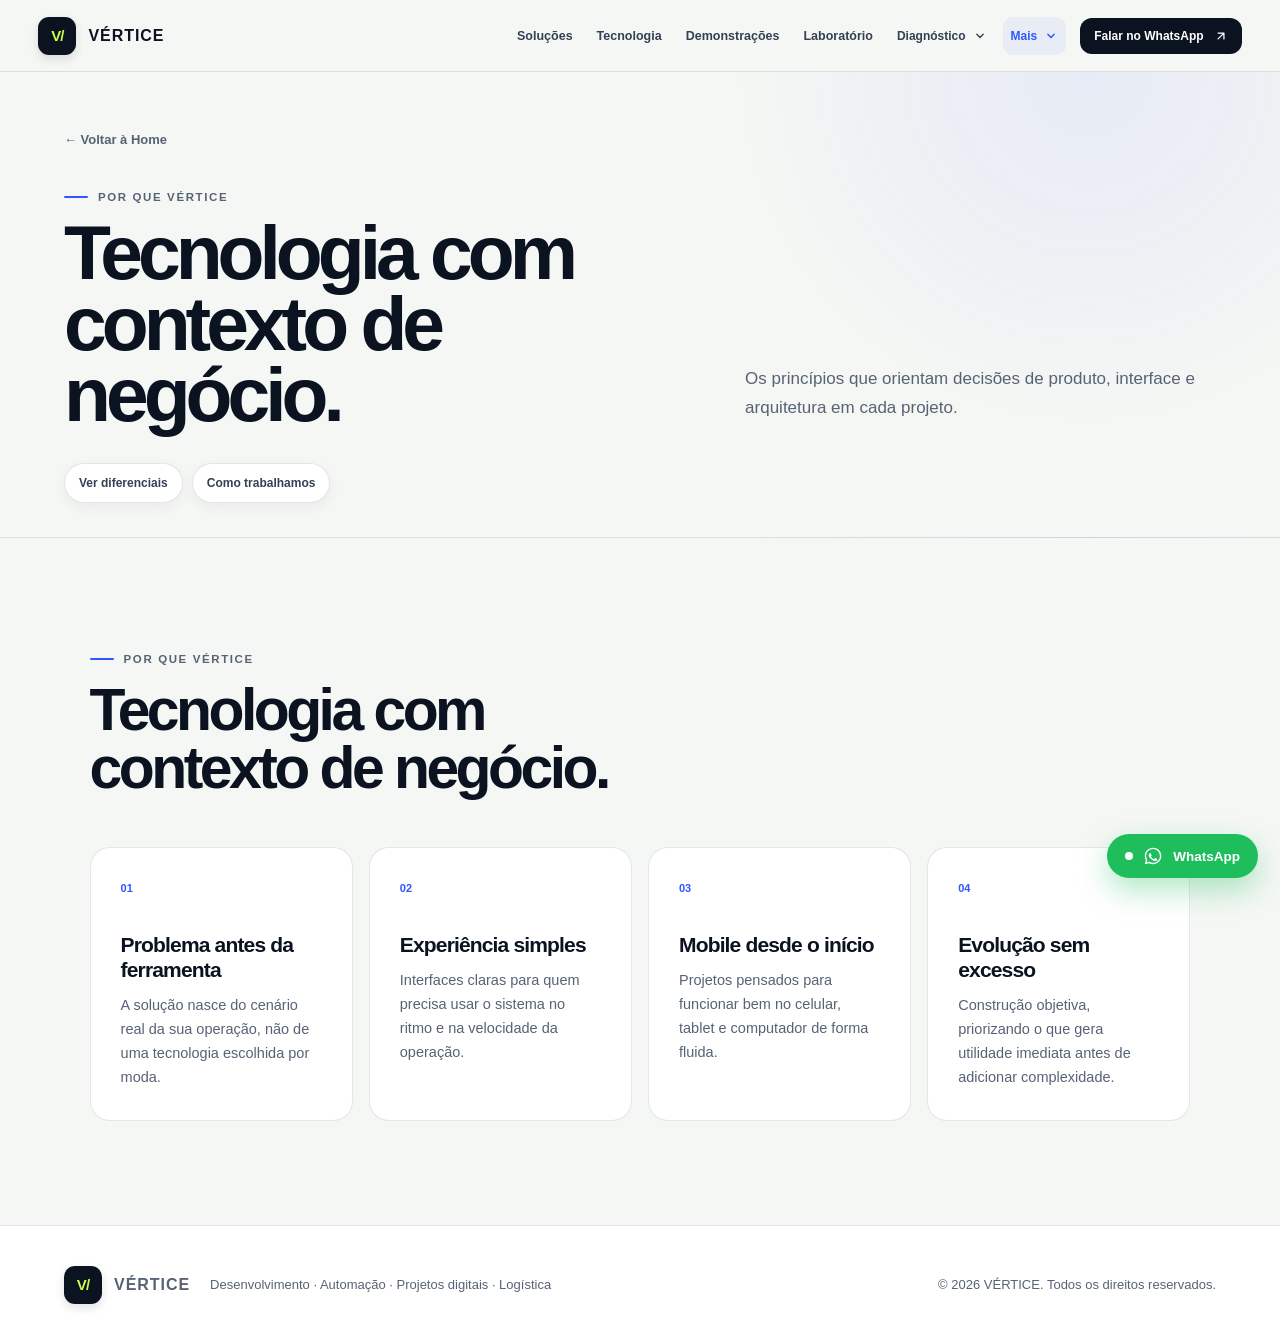
<file: diferenciais.html>
<!doctype html>
<html lang="pt-BR">
<head>
  <meta charset="UTF-8">
  <meta name="viewport" content="width=device-width, initial-scale=1, viewport-fit=cover">
  <meta name="description" content="Conheça os diferenciais da VÉRTICE em experiência, tecnologia, mobile e evolução de sistemas.">
  <meta name="theme-color" content="#0b1220">
  <meta name="robots" content="index, follow">
  <link rel="icon" href="data:image/svg+xml,%3Csvg xmlns='http://www.w3.org/2000/svg' viewBox='0 0 32 32'%3E%3Crect width='32' height='32' rx='8' fill='%230b1220'/%3E%3Ctext x='50%25' y='54%25' dominant-baseline='middle' text-anchor='middle' font-family='system-ui,sans-serif' font-weight='800' font-size='16' fill='%23c9ff4a'%3EV/%3C/text%3E%3C/svg%3E" type="image/svg+xml">
  <meta property="og:type" content="website">
  <meta property="og:title" content="Por que VÉRTICE | VÉRTICE">
  <meta property="og:description" content="Conheça os diferenciais da VÉRTICE em experiência, tecnologia, mobile e evolução de sistemas.">
  <meta property="og:url" content="https://daianrj.github.io/vertice-site/diferenciais.html">
  <meta property="og:locale" content="pt_BR">
  <meta name="twitter:card" content="summary">
  <meta name="twitter:title" content="Por que VÉRTICE | VÉRTICE">
  <meta name="twitter:description" content="Conheça os diferenciais da VÉRTICE em experiência, tecnologia, mobile e evolução de sistemas.">
  <link rel="canonical" href="https://daianrj.github.io/vertice-site/diferenciais.html">
  <title>Por que VÉRTICE | VÉRTICE</title>
  <link rel="stylesheet" href="styles.css?v=20260922-showroom2">
</head>
<body data-page="diferenciais">
  <a class="skip-link" href="#conteudo">Pular para o conteúdo principal</a>
  <header class="site-header" id="topo">
    <a class="brand" href="index.html#inicio" aria-label="VÉRTICE — página inicial">
      <span class="brand-mark" aria-hidden="true">V/</span>
      <span class="brand-name">VÉRTICE</span>
    </a>

    <button class="menu-toggle" id="menu-toggle" type="button" aria-expanded="false" aria-controls="main-nav" aria-label="Abrir menu de navegação">
      <span class="bar"></span><span class="bar"></span><span class="bar"></span>
    </button>

    <nav id="main-nav" aria-label="Navegação principal">
      <a href="solucoes.html" data-nav-page="solucoes">Soluções</a>
      <a href="tecnologia.html" data-nav-page="tecnologia">Tecnologia</a>
      <a href="demonstracoes.html" data-nav-page="demonstracoes">Demonstrações</a>
      <a href="laboratorio.html" data-nav-page="laboratorio">Laboratório</a>

      <div class="nav-dropdown" data-nav-group="diagnostico">
        <button class="nav-dropdown-toggle nav-dropdown-main" type="button" aria-expanded="false" aria-haspopup="true">
          <span class="nav-dropdown-label">Diagnóstico</span>
          <svg class="nav-chevron" viewBox="0 0 20 20" width="14" height="14" aria-hidden="true"><path d="M5.5 7.5 10 12l4.5-4.5" fill="none" stroke="currentColor" stroke-width="2" stroke-linecap="round" stroke-linejoin="round"/></svg>
        </button>
        <div class="nav-dropdown-menu">
          <a href="diagnostico.html" data-nav-page="diagnostico">Visão geral</a>
          <a href="diagnostico.html#gargalos">Diagnóstico Operacional</a>
          <a href="diagnostico.html#diagnostico">Simulador</a>
        </div>
      </div>

      <div class="nav-dropdown" data-nav-group="mais">
        <button class="nav-dropdown-toggle nav-dropdown-main" type="button" aria-expanded="false" aria-haspopup="true">
          <span class="nav-dropdown-label">Mais</span>
          <svg class="nav-chevron" viewBox="0 0 20 20" width="14" height="14" aria-hidden="true"><path d="M5.5 7.5 10 12l4.5-4.5" fill="none" stroke="currentColor" stroke-width="2" stroke-linecap="round" stroke-linejoin="round"/></svg>
        </button>
        <div class="nav-dropdown-menu">
          <a href="mais.html" data-nav-page="mais">Visão geral</a>
          <a href="logistica.html">Logística</a>
          <a href="processo.html">Processo</a>
          <a href="diferenciais.html">Por que VÉRTICE</a>
          <a href="contato.html">Contato</a>
        </div>
      </div>
    </nav>

    <a class="button button-small header-cta" data-whatsapp href="https://wa.me/5521993836880?text=Ol%C3%A1%2C%20vim%20pelo%20site%20V%C3%89RTICE%20e%20quero%20conversar%20sobre%20um%20projeto." target="_blank" rel="noopener noreferrer">
      Falar no WhatsApp
      <svg class="icon-inline" viewBox="0 0 24 24" aria-hidden="true" width="14" height="14" fill="none" stroke="currentColor" stroke-width="2.2" stroke-linecap="round" stroke-linejoin="round"><path d="M7 17L17 7M17 7H7M17 7V17"/></svg>
    </a>
  </header><main id="conteudo">
    <section class="page-hero">
      <a class="page-back" href="index.html">← Voltar à Home</a>
      <div class="page-hero-grid">
        <div>
          <p class="eyebrow"><span class="eyebrow-line"></span> Por que VÉRTICE</p>
          <h1>Tecnologia com<br>contexto de negócio.</h1>
        </div>
        <p>Os princípios que orientam decisões de produto, interface e arquitetura em cada projeto.</p>
      </div>
      <nav class="page-quick-nav" aria-label="Navegação desta área">
        <a href="#diferenciais">Ver diferenciais</a><a href="processo.html">Como trabalhamos</a>
      </nav>
    </section><section class="section differentiators" id="diferenciais">
      <div class="section-heading reveal">
        <div>
          <p class="eyebrow"><span class="eyebrow-line"></span> Por que VÉRTICE</p>
          <h2>Tecnologia com<br>contexto de negócio.</h2>
        </div>
      </div>

      <div class="differentiator-grid">
        <article class="differentiator reveal">
          <span>01</span>
          <h3>Problema antes da ferramenta</h3>
          <p>A solução nasce do cenário real da sua operação, não de uma tecnologia escolhida por moda.</p>
        </article>
        <article class="differentiator reveal">
          <span>02</span>
          <h3>Experiência simples</h3>
          <p>Interfaces claras para quem precisa usar o sistema no ritmo e na velocidade da operação.</p>
        </article>
        <article class="differentiator reveal">
          <span>03</span>
          <h3>Mobile desde o início</h3>
          <p>Projetos pensados para funcionar bem no celular, tablet e computador de forma fluida.</p>
        </article>
        <article class="differentiator reveal">
          <span>04</span>
          <h3>Evolução sem excesso</h3>
          <p>Construção objetiva, priorizando o que gera utilidade imediata antes de adicionar complexidade.</p>
        </article>
      </div>
    </section></main><footer class="site-footer">
    <div class="footer-brand-wrap">
      <a class="brand" href="index.html#inicio" aria-label="Voltar ao início">
        <span class="brand-mark" aria-hidden="true">V/</span>
        <span class="brand-name">VÉRTICE</span>
      </a>
      <p class="footer-tagline">Desenvolvimento · Automação · Projetos digitais · Logística</p>
    </div>
    <div class="footer-copy">
      <p>© <span id="year"></span> VÉRTICE. Todos os direitos reservados.</p>
    </div>
  </footer>
  
  <a class="whatsapp-float" id="wa-floating" data-whatsapp href="https://wa.me/5521993836880?text=Ol%C3%A1%2C%20vim%20pelo%20site%20V%C3%89RTICE%20e%20quero%20conversar%20sobre%20um%20projeto." target="_blank" rel="noopener noreferrer" aria-label="Falar com a VÉRTICE no WhatsApp">
    <span class="wa-dot" aria-hidden="true"></span>
    <svg class="wa-svg" viewBox="0 0 24 24" width="20" height="20" fill="currentColor" aria-hidden="true"><path d="M12.04 2c-5.46 0-9.91 4.45-9.91 9.91 0 1.75.46 3.45 1.32 4.95L2.05 22l5.25-1.38c1.45.79 3.08 1.21 4.74 1.21 5.46 0 9.91-4.45 9.91-9.91 0-2.65-1.03-5.14-2.9-7.01A9.82 9.82 0 0 0 12.04 2m.01 1.67c2.2 0 4.26.86 5.82 2.42a8.23 8.23 0 0 1 2.41 5.83c0 4.54-3.7 8.24-8.24 8.24-1.48 0-2.93-.4-4.2-1.15l-.3-.18-3.12.82.83-3.04-.2-.31a8.2 8.2 0 0 1-1.26-4.38c0-4.54 3.7-8.24 8.24-8.24m4.52 11.66c-.25-.13-1.47-.72-1.7-.81-.23-.08-.39-.13-.56.13-.17.25-.64.81-.79.97-.14.17-.29.19-.54.06-.25-.13-1.06-.39-2.03-1.25-.75-.67-1.26-1.5-1.41-1.75-.15-.25-.02-.39.11-.51.11-.11.25-.29.38-.44.12-.14.17-.25.25-.42.08-.17.04-.31-.02-.44-.06-.13-.56-1.34-.76-1.84-.2-.48-.4-.42-.56-.43h-.47c-.17 0-.44.06-.67.31-.23.25-.88.86-.88 2.1 0 1.24.9 2.44 1.03 2.61.13.17 1.78 2.71 4.3 3.8 2.53 1.09 2.53.73 2.99.69.45-.04 1.47-.6 1.68-1.18.21-.58.21-1.08.15-1.18-.06-.1-.23-.17-.48-.29"/></svg>
    <span>WhatsApp</span>
  </a>
  
  <script src="script.js?v=20260922-showroom2" defer></script>
</body>
</html>
</file>
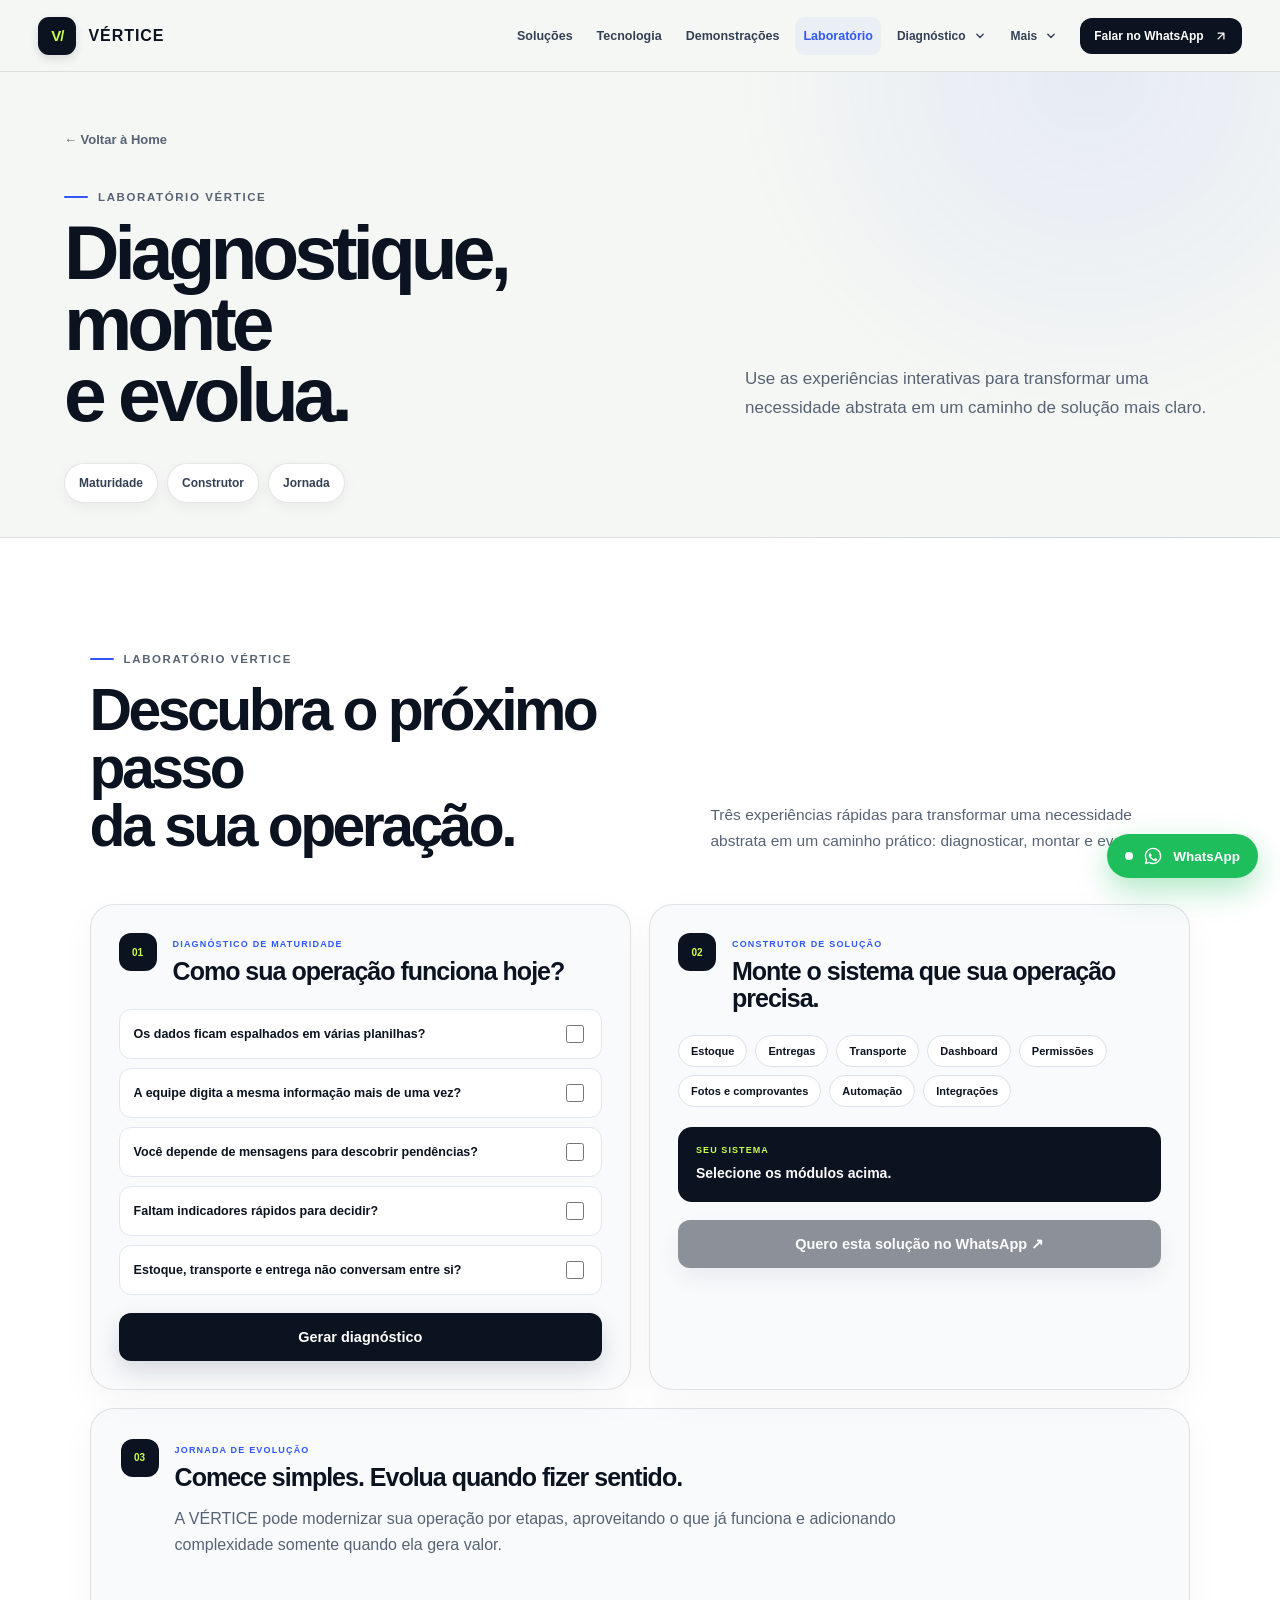
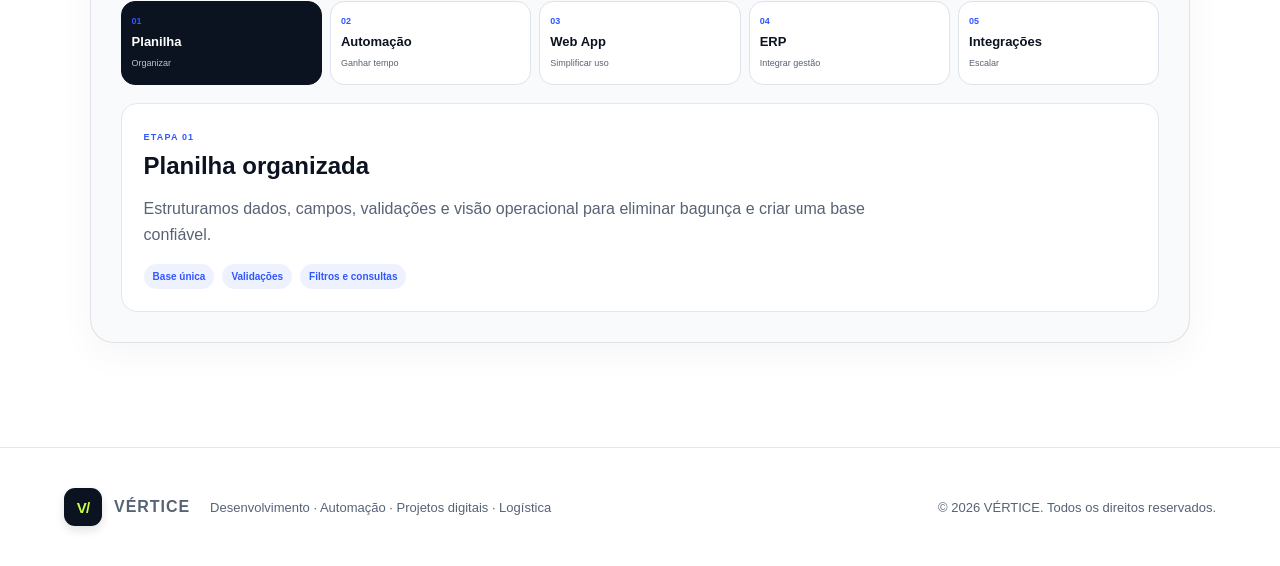
<file: laboratorio.html>
<!doctype html>
<html lang="pt-BR">
<head>
  <meta charset="UTF-8">
  <meta name="viewport" content="width=device-width, initial-scale=1, viewport-fit=cover">
  <meta name="description" content="Laboratório VÉRTICE com diagnóstico de maturidade, construtor de solução e jornada de evolução digital.">
  <meta name="theme-color" content="#0b1220">
  <meta name="robots" content="index, follow">
  <link rel="icon" href="data:image/svg+xml,%3Csvg xmlns='http://www.w3.org/2000/svg' viewBox='0 0 32 32'%3E%3Crect width='32' height='32' rx='8' fill='%230b1220'/%3E%3Ctext x='50%25' y='54%25' dominant-baseline='middle' text-anchor='middle' font-family='system-ui,sans-serif' font-weight='800' font-size='16' fill='%23c9ff4a'%3EV/%3C/text%3E%3C/svg%3E" type="image/svg+xml">
  <meta property="og:type" content="website">
  <meta property="og:title" content="Laboratório | VÉRTICE">
  <meta property="og:description" content="Laboratório VÉRTICE com diagnóstico de maturidade, construtor de solução e jornada de evolução digital.">
  <meta property="og:url" content="https://daianrj.github.io/vertice-site/laboratorio.html">
  <meta property="og:locale" content="pt_BR">
  <meta name="twitter:card" content="summary">
  <meta name="twitter:title" content="Laboratório | VÉRTICE">
  <meta name="twitter:description" content="Laboratório VÉRTICE com diagnóstico de maturidade, construtor de solução e jornada de evolução digital.">
  <link rel="canonical" href="https://daianrj.github.io/vertice-site/laboratorio.html">
  <title>Laboratório | VÉRTICE</title>
  <link rel="stylesheet" href="styles.css?v=20260922-showroom2">
</head>
<body data-page="laboratorio">
  <a class="skip-link" href="#conteudo">Pular para o conteúdo principal</a>
  <header class="site-header" id="topo">
    <a class="brand" href="index.html#inicio" aria-label="VÉRTICE — página inicial">
      <span class="brand-mark" aria-hidden="true">V/</span>
      <span class="brand-name">VÉRTICE</span>
    </a>

    <button class="menu-toggle" id="menu-toggle" type="button" aria-expanded="false" aria-controls="main-nav" aria-label="Abrir menu de navegação">
      <span class="bar"></span><span class="bar"></span><span class="bar"></span>
    </button>

    <nav id="main-nav" aria-label="Navegação principal">
      <a href="solucoes.html" data-nav-page="solucoes">Soluções</a>
      <a href="tecnologia.html" data-nav-page="tecnologia">Tecnologia</a>
      <a href="demonstracoes.html" data-nav-page="demonstracoes">Demonstrações</a>
      <a href="laboratorio.html" data-nav-page="laboratorio">Laboratório</a>

      <div class="nav-dropdown" data-nav-group="diagnostico">
        <button class="nav-dropdown-toggle nav-dropdown-main" type="button" aria-expanded="false" aria-haspopup="true">
          <span class="nav-dropdown-label">Diagnóstico</span>
          <svg class="nav-chevron" viewBox="0 0 20 20" width="14" height="14" aria-hidden="true"><path d="M5.5 7.5 10 12l4.5-4.5" fill="none" stroke="currentColor" stroke-width="2" stroke-linecap="round" stroke-linejoin="round"/></svg>
        </button>
        <div class="nav-dropdown-menu">
          <a href="diagnostico.html" data-nav-page="diagnostico">Visão geral</a>
          <a href="diagnostico.html#gargalos">Diagnóstico Operacional</a>
          <a href="diagnostico.html#diagnostico">Simulador</a>
        </div>
      </div>

      <div class="nav-dropdown" data-nav-group="mais">
        <button class="nav-dropdown-toggle nav-dropdown-main" type="button" aria-expanded="false" aria-haspopup="true">
          <span class="nav-dropdown-label">Mais</span>
          <svg class="nav-chevron" viewBox="0 0 20 20" width="14" height="14" aria-hidden="true"><path d="M5.5 7.5 10 12l4.5-4.5" fill="none" stroke="currentColor" stroke-width="2" stroke-linecap="round" stroke-linejoin="round"/></svg>
        </button>
        <div class="nav-dropdown-menu">
          <a href="mais.html" data-nav-page="mais">Visão geral</a>
          <a href="logistica.html">Logística</a>
          <a href="processo.html">Processo</a>
          <a href="diferenciais.html">Por que VÉRTICE</a>
          <a href="contato.html">Contato</a>
        </div>
      </div>
    </nav>

    <a class="button button-small header-cta" data-whatsapp href="https://wa.me/5521993836880?text=Ol%C3%A1%2C%20vim%20pelo%20site%20V%C3%89RTICE%20e%20quero%20conversar%20sobre%20um%20projeto." target="_blank" rel="noopener noreferrer">
      Falar no WhatsApp
      <svg class="icon-inline" viewBox="0 0 24 24" aria-hidden="true" width="14" height="14" fill="none" stroke="currentColor" stroke-width="2.2" stroke-linecap="round" stroke-linejoin="round"><path d="M7 17L17 7M17 7H7M17 7V17"/></svg>
    </a>
  </header><main id="conteudo">
    <section class="page-hero">
      <a class="page-back" href="index.html">← Voltar à Home</a>
      <div class="page-hero-grid">
        <div>
          <p class="eyebrow"><span class="eyebrow-line"></span> Laboratório VÉRTICE</p>
          <h1>Diagnostique, monte<br>e evolua.</h1>
        </div>
        <p>Use as experiências interativas para transformar uma necessidade abstrata em um caminho de solução mais claro.</p>
      </div>
      <nav class="page-quick-nav" aria-label="Navegação desta área">
        <a href="#maturidade">Maturidade</a><a href="#construtor">Construtor</a><a href="#evolucao">Jornada</a>
      </nav>
    </section><section class="section vertice-lab" id="laboratorio">
      <div class="section-heading reveal">
        <div>
          <p class="eyebrow"><span class="eyebrow-line"></span> Laboratório VÉRTICE</p>
          <h2>Descubra o próximo passo<br>da sua operação.</h2>
        </div>
        <p class="section-intro">Três experiências rápidas para transformar uma necessidade abstrata em um caminho prático: diagnosticar, montar e evoluir.</p>
      </div>

      <div class="lab-grid">
        <article class="lab-panel reveal" id="maturidade">
          <div class="lab-panel-head">
            <span class="lab-number">01</span>
            <div><small>DIAGNÓSTICO DE MATURIDADE</small><h3>Como sua operação funciona hoje?</h3></div>
          </div>
          <div class="maturity-questions" id="maturity-questions">
            <label><span>Os dados ficam espalhados em várias planilhas?</span><input type="checkbox" value="planilhas"></label>
            <label><span>A equipe digita a mesma informação mais de uma vez?</span><input type="checkbox" value="redigitacao"></label>
            <label><span>Você depende de mensagens para descobrir pendências?</span><input type="checkbox" value="pendencias"></label>
            <label><span>Faltam indicadores rápidos para decidir?</span><input type="checkbox" value="indicadores"></label>
            <label><span>Estoque, transporte e entrega não conversam entre si?</span><input type="checkbox" value="integracao"></label>
          </div>
          <button class="button button-primary lab-action" id="maturity-run" type="button">Gerar diagnóstico</button>
          <div class="maturity-result" id="maturity-result" hidden>
            <span class="result-label">LEITURA DA OPERAÇÃO</span>
            <h4 id="maturity-title"></h4>
            <p id="maturity-desc"></p>
            <div class="maturity-route" id="maturity-route"></div>
            <a id="maturity-wa" class="text-link" data-whatsapp target="_blank" rel="noopener noreferrer">Conversar sobre este diagnóstico ↗</a>
          </div>
        </article>

        <article class="lab-panel reveal" id="construtor">
          <div class="lab-panel-head">
            <span class="lab-number">02</span>
            <div><small>CONSTRUTOR DE SOLUÇÃO</small><h3>Monte o sistema que sua operação precisa.</h3></div>
          </div>
          <div class="solution-builder" id="solution-builder">
            <button type="button" data-module="Estoque">Estoque</button>
            <button type="button" data-module="Entregas">Entregas</button>
            <button type="button" data-module="Transporte">Transporte</button>
            <button type="button" data-module="Dashboard">Dashboard</button>
            <button type="button" data-module="Permissões">Permissões</button>
            <button type="button" data-module="Fotos e comprovantes">Fotos e comprovantes</button>
            <button type="button" data-module="Automação">Automação</button>
            <button type="button" data-module="Integrações">Integrações</button>
          </div>
          <div class="builder-preview">
            <span>SEU SISTEMA</span>
            <strong id="builder-summary">Selecione os módulos acima.</strong>
          </div>
          <a class="button button-primary lab-action disabled-link" id="builder-wa" aria-disabled="true" target="_blank" rel="noopener noreferrer">Quero esta solução no WhatsApp ↗</a>
        </article>
      </div>

      <article class="evolution-panel reveal" id="evolucao">
        <div class="evolution-copy">
          <span class="lab-number">03</span>
          <div>
            <small>JORNADA DE EVOLUÇÃO</small>
            <h3>Comece simples. Evolua quando fizer sentido.</h3>
            <p>A VÉRTICE pode modernizar sua operação por etapas, aproveitando o que já funciona e adicionando complexidade somente quando ela gera valor.</p>
          </div>
        </div>
        <div class="evolution-steps" role="tablist" aria-label="Jornada de evolução digital">
          <button class="evolution-step active" type="button" data-stage="sheet" aria-selected="true"><span>01</span><strong>Planilha</strong><small>Organizar</small></button>
          <button class="evolution-step" type="button" data-stage="automation" aria-selected="false"><span>02</span><strong>Automação</strong><small>Ganhar tempo</small></button>
          <button class="evolution-step" type="button" data-stage="webapp" aria-selected="false"><span>03</span><strong>Web App</strong><small>Simplificar uso</small></button>
          <button class="evolution-step" type="button" data-stage="erp" aria-selected="false"><span>04</span><strong>ERP</strong><small>Integrar gestão</small></button>
          <button class="evolution-step" type="button" data-stage="integration" aria-selected="false"><span>05</span><strong>Integrações</strong><small>Escalar</small></button>
        </div>
        <div class="evolution-detail" id="evolution-detail">
          <span id="evolution-tag">ETAPA 01</span>
          <h4 id="evolution-title">Planilha organizada</h4>
          <p id="evolution-text">Estruturamos dados, campos, validações e visão operacional para eliminar bagunça e criar uma base confiável.</p>
          <div id="evolution-gains" class="evolution-gains"></div>
        </div>
      </article>
    </section></main><footer class="site-footer">
    <div class="footer-brand-wrap">
      <a class="brand" href="index.html#inicio" aria-label="Voltar ao início">
        <span class="brand-mark" aria-hidden="true">V/</span>
        <span class="brand-name">VÉRTICE</span>
      </a>
      <p class="footer-tagline">Desenvolvimento · Automação · Projetos digitais · Logística</p>
    </div>
    <div class="footer-copy">
      <p>© <span id="year"></span> VÉRTICE. Todos os direitos reservados.</p>
    </div>
  </footer>
  
  <a class="whatsapp-float" id="wa-floating" data-whatsapp href="https://wa.me/5521993836880?text=Ol%C3%A1%2C%20vim%20pelo%20site%20V%C3%89RTICE%20e%20quero%20conversar%20sobre%20um%20projeto." target="_blank" rel="noopener noreferrer" aria-label="Falar com a VÉRTICE no WhatsApp">
    <span class="wa-dot" aria-hidden="true"></span>
    <svg class="wa-svg" viewBox="0 0 24 24" width="20" height="20" fill="currentColor" aria-hidden="true"><path d="M12.04 2c-5.46 0-9.91 4.45-9.91 9.91 0 1.75.46 3.45 1.32 4.95L2.05 22l5.25-1.38c1.45.79 3.08 1.21 4.74 1.21 5.46 0 9.91-4.45 9.91-9.91 0-2.65-1.03-5.14-2.9-7.01A9.82 9.82 0 0 0 12.04 2m.01 1.67c2.2 0 4.26.86 5.82 2.42a8.23 8.23 0 0 1 2.41 5.83c0 4.54-3.7 8.24-8.24 8.24-1.48 0-2.93-.4-4.2-1.15l-.3-.18-3.12.82.83-3.04-.2-.31a8.2 8.2 0 0 1-1.26-4.38c0-4.54 3.7-8.24 8.24-8.24m4.52 11.66c-.25-.13-1.47-.72-1.7-.81-.23-.08-.39-.13-.56.13-.17.25-.64.81-.79.97-.14.17-.29.19-.54.06-.25-.13-1.06-.39-2.03-1.25-.75-.67-1.26-1.5-1.41-1.75-.15-.25-.02-.39.11-.51.11-.11.25-.29.38-.44.12-.14.17-.25.25-.42.08-.17.04-.31-.02-.44-.06-.13-.56-1.34-.76-1.84-.2-.48-.4-.42-.56-.43h-.47c-.17 0-.44.06-.67.31-.23.25-.88.86-.88 2.1 0 1.24.9 2.44 1.03 2.61.13.17 1.78 2.71 4.3 3.8 2.53 1.09 2.53.73 2.99.69.45-.04 1.47-.6 1.68-1.18.21-.58.21-1.08.15-1.18-.06-.1-.23-.17-.48-.29"/></svg>
    <span>WhatsApp</span>
  </a>
  
  <script src="script.js?v=20260922-showroom2" defer></script>
</body>
</html>
</file>
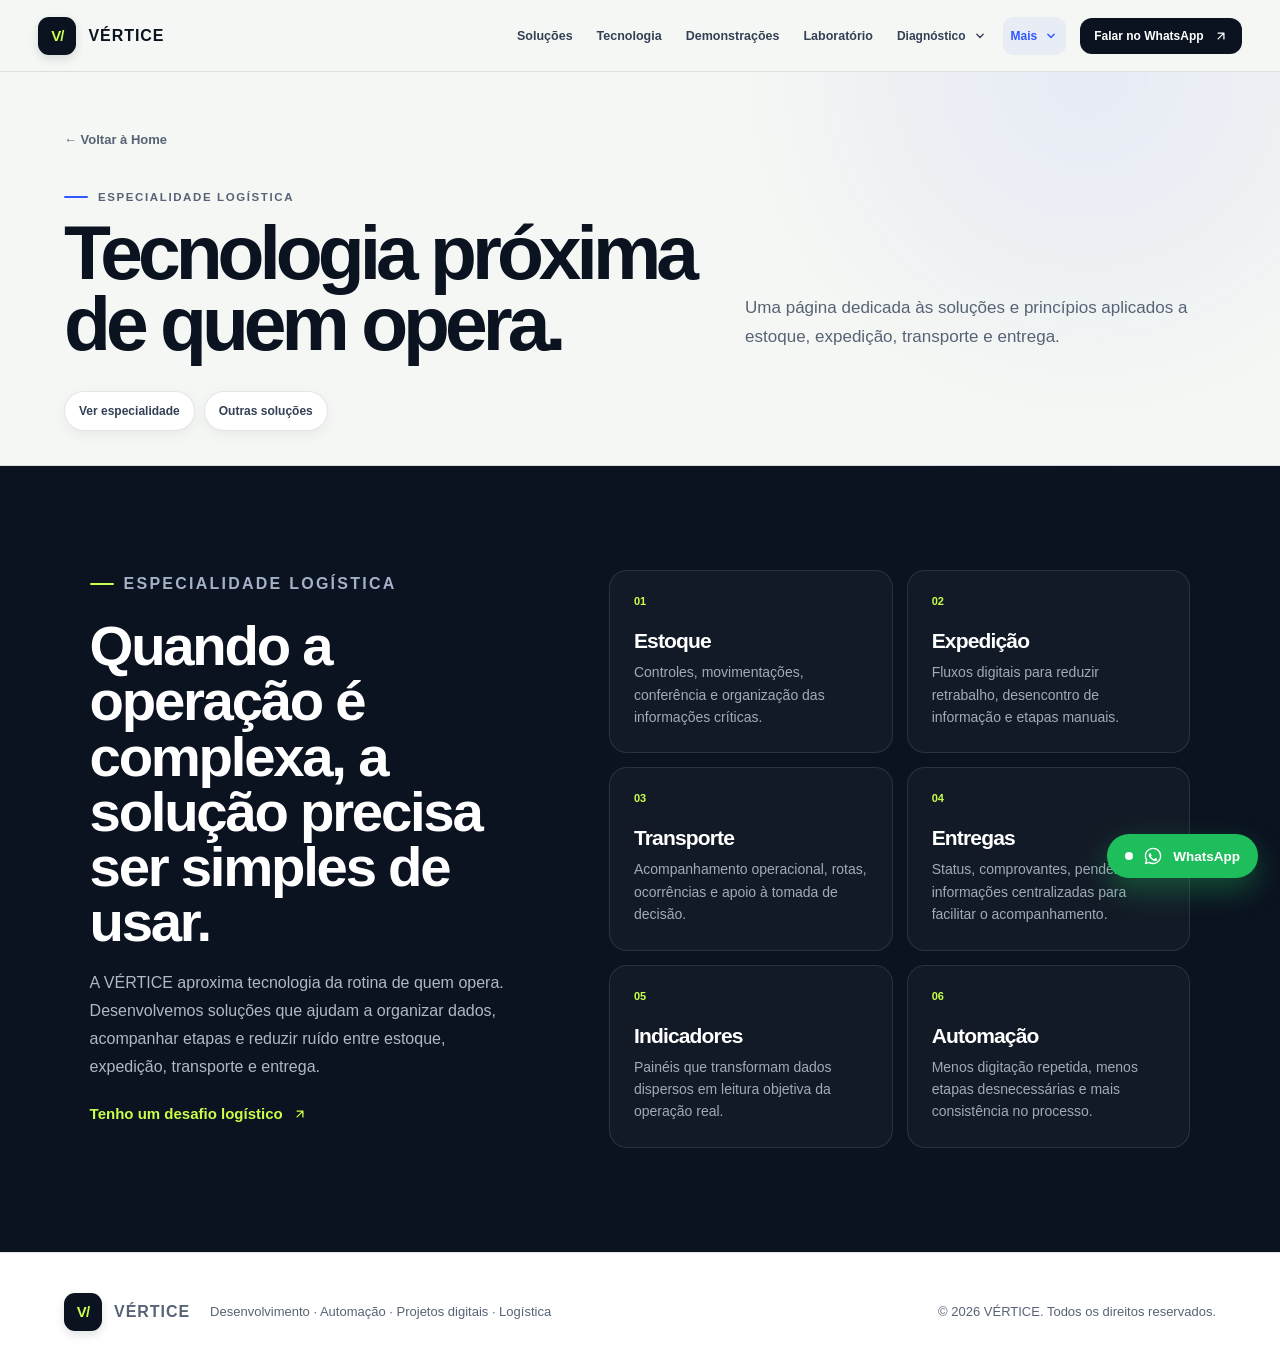
<file: logistica.html>
<!doctype html>
<html lang="pt-BR">
<head>
  <meta charset="UTF-8">
  <meta name="viewport" content="width=device-width, initial-scale=1, viewport-fit=cover">
  <meta name="description" content="Tecnologia aplicada a estoque, expedição, transporte, entregas, indicadores e automação logística.">
  <meta name="theme-color" content="#0b1220">
  <meta name="robots" content="index, follow">
  <link rel="icon" href="data:image/svg+xml,%3Csvg xmlns='http://www.w3.org/2000/svg' viewBox='0 0 32 32'%3E%3Crect width='32' height='32' rx='8' fill='%230b1220'/%3E%3Ctext x='50%25' y='54%25' dominant-baseline='middle' text-anchor='middle' font-family='system-ui,sans-serif' font-weight='800' font-size='16' fill='%23c9ff4a'%3EV/%3C/text%3E%3C/svg%3E" type="image/svg+xml">
  <meta property="og:type" content="website">
  <meta property="og:title" content="Logística | VÉRTICE">
  <meta property="og:description" content="Tecnologia aplicada a estoque, expedição, transporte, entregas, indicadores e automação logística.">
  <meta property="og:url" content="https://daianrj.github.io/vertice-site/logistica.html">
  <meta property="og:locale" content="pt_BR">
  <meta name="twitter:card" content="summary">
  <meta name="twitter:title" content="Logística | VÉRTICE">
  <meta name="twitter:description" content="Tecnologia aplicada a estoque, expedição, transporte, entregas, indicadores e automação logística.">
  <link rel="canonical" href="https://daianrj.github.io/vertice-site/logistica.html">
  <title>Logística | VÉRTICE</title>
  <link rel="stylesheet" href="styles.css?v=20260922-showroom2">
</head>
<body data-page="logistica">
  <a class="skip-link" href="#conteudo">Pular para o conteúdo principal</a>
  <header class="site-header" id="topo">
    <a class="brand" href="index.html#inicio" aria-label="VÉRTICE — página inicial">
      <span class="brand-mark" aria-hidden="true">V/</span>
      <span class="brand-name">VÉRTICE</span>
    </a>

    <button class="menu-toggle" id="menu-toggle" type="button" aria-expanded="false" aria-controls="main-nav" aria-label="Abrir menu de navegação">
      <span class="bar"></span><span class="bar"></span><span class="bar"></span>
    </button>

    <nav id="main-nav" aria-label="Navegação principal">
      <a href="solucoes.html" data-nav-page="solucoes">Soluções</a>
      <a href="tecnologia.html" data-nav-page="tecnologia">Tecnologia</a>
      <a href="demonstracoes.html" data-nav-page="demonstracoes">Demonstrações</a>
      <a href="laboratorio.html" data-nav-page="laboratorio">Laboratório</a>

      <div class="nav-dropdown" data-nav-group="diagnostico">
        <button class="nav-dropdown-toggle nav-dropdown-main" type="button" aria-expanded="false" aria-haspopup="true">
          <span class="nav-dropdown-label">Diagnóstico</span>
          <svg class="nav-chevron" viewBox="0 0 20 20" width="14" height="14" aria-hidden="true"><path d="M5.5 7.5 10 12l4.5-4.5" fill="none" stroke="currentColor" stroke-width="2" stroke-linecap="round" stroke-linejoin="round"/></svg>
        </button>
        <div class="nav-dropdown-menu">
          <a href="diagnostico.html" data-nav-page="diagnostico">Visão geral</a>
          <a href="diagnostico.html#gargalos">Diagnóstico Operacional</a>
          <a href="diagnostico.html#diagnostico">Simulador</a>
        </div>
      </div>

      <div class="nav-dropdown" data-nav-group="mais">
        <button class="nav-dropdown-toggle nav-dropdown-main" type="button" aria-expanded="false" aria-haspopup="true">
          <span class="nav-dropdown-label">Mais</span>
          <svg class="nav-chevron" viewBox="0 0 20 20" width="14" height="14" aria-hidden="true"><path d="M5.5 7.5 10 12l4.5-4.5" fill="none" stroke="currentColor" stroke-width="2" stroke-linecap="round" stroke-linejoin="round"/></svg>
        </button>
        <div class="nav-dropdown-menu">
          <a href="mais.html" data-nav-page="mais">Visão geral</a>
          <a href="logistica.html">Logística</a>
          <a href="processo.html">Processo</a>
          <a href="diferenciais.html">Por que VÉRTICE</a>
          <a href="contato.html">Contato</a>
        </div>
      </div>
    </nav>

    <a class="button button-small header-cta" data-whatsapp href="https://wa.me/5521993836880?text=Ol%C3%A1%2C%20vim%20pelo%20site%20V%C3%89RTICE%20e%20quero%20conversar%20sobre%20um%20projeto." target="_blank" rel="noopener noreferrer">
      Falar no WhatsApp
      <svg class="icon-inline" viewBox="0 0 24 24" aria-hidden="true" width="14" height="14" fill="none" stroke="currentColor" stroke-width="2.2" stroke-linecap="round" stroke-linejoin="round"><path d="M7 17L17 7M17 7H7M17 7V17"/></svg>
    </a>
  </header><main id="conteudo">
    <section class="page-hero">
      <a class="page-back" href="index.html">← Voltar à Home</a>
      <div class="page-hero-grid">
        <div>
          <p class="eyebrow"><span class="eyebrow-line"></span> Especialidade logística</p>
          <h1>Tecnologia próxima<br>de quem opera.</h1>
        </div>
        <p>Uma página dedicada às soluções e princípios aplicados a estoque, expedição, transporte e entrega.</p>
      </div>
      <nav class="page-quick-nav" aria-label="Navegação desta área">
        <a href="#logistica">Ver especialidade</a><a href="solucoes.html">Outras soluções</a>
      </nav>
    </section><section class="logistics section" id="logistica">
      <div class="logistics-copy reveal">
        <p class="eyebrow light"><span class="eyebrow-line"></span> Especialidade logística</p>
        <h2>Quando a operação é complexa, a solução precisa ser simples de usar.</h2>
        <p>
          A VÉRTICE aproxima tecnologia da rotina de quem opera. Desenvolvemos soluções que ajudam a organizar dados, acompanhar etapas e reduzir ruído entre estoque, expedição, transporte e entrega.
        </p>
        <a class="text-link light-link" data-whatsapp href="https://wa.me/5521993836880?text=Ol%C3%A1%2C%20vim%20pelo%20site%20V%C3%89RTICE%20e%20quero%20conversar%20sobre%20uma%20solu%C3%A7%C3%A3o%20para%20log%C3%ADstica." target="_blank" rel="noopener noreferrer">
          Tenho um desafio logístico
          <svg class="icon-inline" viewBox="0 0 24 24" aria-hidden="true" width="14" height="14" fill="none" stroke="currentColor" stroke-width="2.2" stroke-linecap="round" stroke-linejoin="round"><path d="M7 17L17 7M17 7H7M17 7V17"/></svg>
        </a>
      </div>

      <div class="logistics-grid">
        <article class="logistics-item reveal">
          <span class="logistics-num">01</span>
          <div>
            <h3>Estoque</h3>
            <p>Controles, movimentações, conferência e organização das informações críticas.</p>
          </div>
        </article>
        <article class="logistics-item reveal">
          <span class="logistics-num">02</span>
          <div>
            <h3>Expedição</h3>
            <p>Fluxos digitais para reduzir retrabalho, desencontro de informação e etapas manuais.</p>
          </div>
        </article>
        <article class="logistics-item reveal">
          <span class="logistics-num">03</span>
          <div>
            <h3>Transporte</h3>
            <p>Acompanhamento operacional, rotas, ocorrências e apoio à tomada de decisão.</p>
          </div>
        </article>
        <article class="logistics-item reveal">
          <span class="logistics-num">04</span>
          <div>
            <h3>Entregas</h3>
            <p>Status, comprovantes, pendências e informações centralizadas para facilitar o acompanhamento.</p>
          </div>
        </article>
        <article class="logistics-item reveal">
          <span class="logistics-num">05</span>
          <div>
            <h3>Indicadores</h3>
            <p>Painéis que transformam dados dispersos em leitura objetiva da operação real.</p>
          </div>
        </article>
        <article class="logistics-item reveal">
          <span class="logistics-num">06</span>
          <div>
            <h3>Automação</h3>
            <p>Menos digitação repetida, menos etapas desnecessárias e mais consistência no processo.</p>
          </div>
        </article>
      </div>
    </section></main><footer class="site-footer">
    <div class="footer-brand-wrap">
      <a class="brand" href="index.html#inicio" aria-label="Voltar ao início">
        <span class="brand-mark" aria-hidden="true">V/</span>
        <span class="brand-name">VÉRTICE</span>
      </a>
      <p class="footer-tagline">Desenvolvimento · Automação · Projetos digitais · Logística</p>
    </div>
    <div class="footer-copy">
      <p>© <span id="year"></span> VÉRTICE. Todos os direitos reservados.</p>
    </div>
  </footer>
  
  <a class="whatsapp-float" id="wa-floating" data-whatsapp href="https://wa.me/5521993836880?text=Ol%C3%A1%2C%20vim%20pelo%20site%20V%C3%89RTICE%20e%20quero%20conversar%20sobre%20um%20projeto." target="_blank" rel="noopener noreferrer" aria-label="Falar com a VÉRTICE no WhatsApp">
    <span class="wa-dot" aria-hidden="true"></span>
    <svg class="wa-svg" viewBox="0 0 24 24" width="20" height="20" fill="currentColor" aria-hidden="true"><path d="M12.04 2c-5.46 0-9.91 4.45-9.91 9.91 0 1.75.46 3.45 1.32 4.95L2.05 22l5.25-1.38c1.45.79 3.08 1.21 4.74 1.21 5.46 0 9.91-4.45 9.91-9.91 0-2.65-1.03-5.14-2.9-7.01A9.82 9.82 0 0 0 12.04 2m.01 1.67c2.2 0 4.26.86 5.82 2.42a8.23 8.23 0 0 1 2.41 5.83c0 4.54-3.7 8.24-8.24 8.24-1.48 0-2.93-.4-4.2-1.15l-.3-.18-3.12.82.83-3.04-.2-.31a8.2 8.2 0 0 1-1.26-4.38c0-4.54 3.7-8.24 8.24-8.24m4.52 11.66c-.25-.13-1.47-.72-1.7-.81-.23-.08-.39-.13-.56.13-.17.25-.64.81-.79.97-.14.17-.29.19-.54.06-.25-.13-1.06-.39-2.03-1.25-.75-.67-1.26-1.5-1.41-1.75-.15-.25-.02-.39.11-.51.11-.11.25-.29.38-.44.12-.14.17-.25.25-.42.08-.17.04-.31-.02-.44-.06-.13-.56-1.34-.76-1.84-.2-.48-.4-.42-.56-.43h-.47c-.17 0-.44.06-.67.31-.23.25-.88.86-.88 2.1 0 1.24.9 2.44 1.03 2.61.13.17 1.78 2.71 4.3 3.8 2.53 1.09 2.53.73 2.99.69.45-.04 1.47-.6 1.68-1.18.21-.58.21-1.08.15-1.18-.06-.1-.23-.17-.48-.29"/></svg>
    <span>WhatsApp</span>
  </a>
  
  <script src="script.js?v=20260922-showroom2" defer></script>
</body>
</html>
</file>
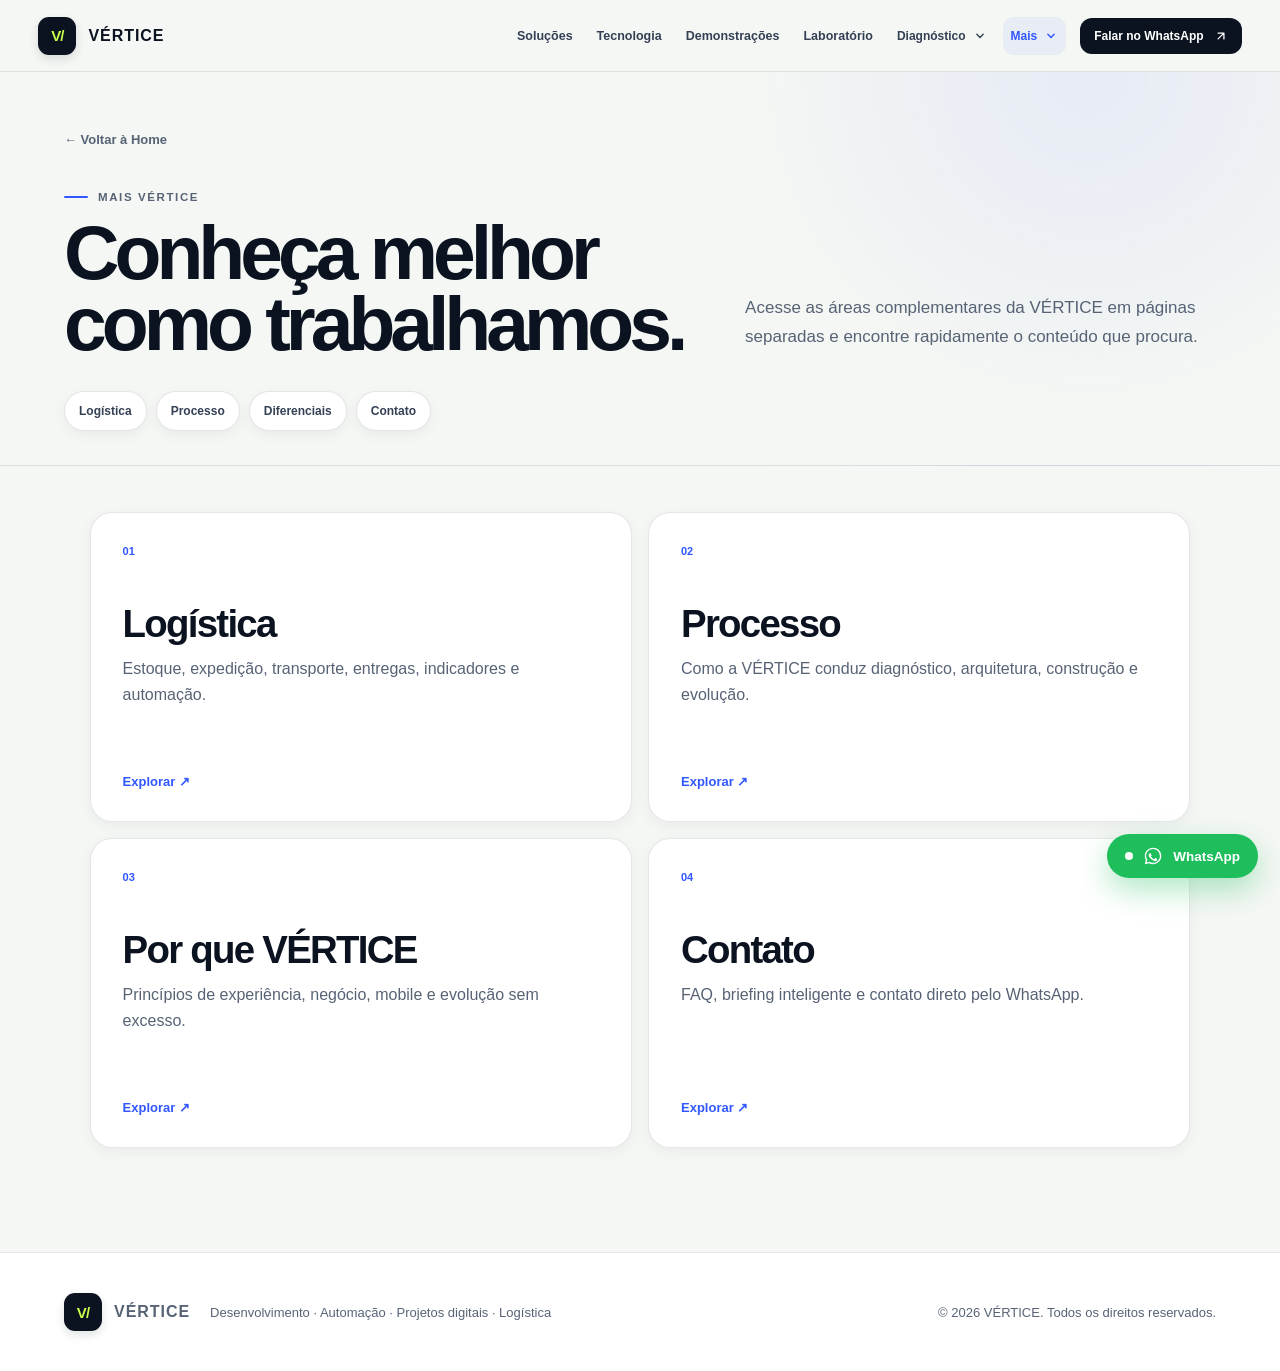
<file: mais.html>
<!doctype html>
<html lang="pt-BR">
<head>
  <meta charset="UTF-8">
  <meta name="viewport" content="width=device-width, initial-scale=1, viewport-fit=cover">
  <meta name="description" content="Conheça a especialidade logística, processo de trabalho, diferenciais e canais de contato da VÉRTICE.">
  <meta name="theme-color" content="#0b1220">
  <meta name="robots" content="index, follow">
  <link rel="icon" href="data:image/svg+xml,%3Csvg xmlns='http://www.w3.org/2000/svg' viewBox='0 0 32 32'%3E%3Crect width='32' height='32' rx='8' fill='%230b1220'/%3E%3Ctext x='50%25' y='54%25' dominant-baseline='middle' text-anchor='middle' font-family='system-ui,sans-serif' font-weight='800' font-size='16' fill='%23c9ff4a'%3EV/%3C/text%3E%3C/svg%3E" type="image/svg+xml">
  <meta property="og:type" content="website">
  <meta property="og:title" content="Mais | VÉRTICE">
  <meta property="og:description" content="Conheça a especialidade logística, processo de trabalho, diferenciais e canais de contato da VÉRTICE.">
  <meta property="og:url" content="https://daianrj.github.io/vertice-site/mais.html">
  <meta property="og:locale" content="pt_BR">
  <meta name="twitter:card" content="summary">
  <meta name="twitter:title" content="Mais | VÉRTICE">
  <meta name="twitter:description" content="Conheça a especialidade logística, processo de trabalho, diferenciais e canais de contato da VÉRTICE.">
  <link rel="canonical" href="https://daianrj.github.io/vertice-site/mais.html">
  <title>Mais | VÉRTICE</title>
  <link rel="stylesheet" href="styles.css?v=20260922-showroom2">
</head>
<body data-page="mais">
  <a class="skip-link" href="#conteudo">Pular para o conteúdo principal</a>
  <header class="site-header" id="topo">
    <a class="brand" href="index.html#inicio" aria-label="VÉRTICE — página inicial">
      <span class="brand-mark" aria-hidden="true">V/</span>
      <span class="brand-name">VÉRTICE</span>
    </a>

    <button class="menu-toggle" id="menu-toggle" type="button" aria-expanded="false" aria-controls="main-nav" aria-label="Abrir menu de navegação">
      <span class="bar"></span><span class="bar"></span><span class="bar"></span>
    </button>

    <nav id="main-nav" aria-label="Navegação principal">
      <a href="solucoes.html" data-nav-page="solucoes">Soluções</a>
      <a href="tecnologia.html" data-nav-page="tecnologia">Tecnologia</a>
      <a href="demonstracoes.html" data-nav-page="demonstracoes">Demonstrações</a>
      <a href="laboratorio.html" data-nav-page="laboratorio">Laboratório</a>

      <div class="nav-dropdown" data-nav-group="diagnostico">
        <button class="nav-dropdown-toggle nav-dropdown-main" type="button" aria-expanded="false" aria-haspopup="true">
          <span class="nav-dropdown-label">Diagnóstico</span>
          <svg class="nav-chevron" viewBox="0 0 20 20" width="14" height="14" aria-hidden="true"><path d="M5.5 7.5 10 12l4.5-4.5" fill="none" stroke="currentColor" stroke-width="2" stroke-linecap="round" stroke-linejoin="round"/></svg>
        </button>
        <div class="nav-dropdown-menu">
          <a href="diagnostico.html" data-nav-page="diagnostico">Visão geral</a>
          <a href="diagnostico.html#gargalos">Diagnóstico Operacional</a>
          <a href="diagnostico.html#diagnostico">Simulador</a>
        </div>
      </div>

      <div class="nav-dropdown" data-nav-group="mais">
        <button class="nav-dropdown-toggle nav-dropdown-main" type="button" aria-expanded="false" aria-haspopup="true">
          <span class="nav-dropdown-label">Mais</span>
          <svg class="nav-chevron" viewBox="0 0 20 20" width="14" height="14" aria-hidden="true"><path d="M5.5 7.5 10 12l4.5-4.5" fill="none" stroke="currentColor" stroke-width="2" stroke-linecap="round" stroke-linejoin="round"/></svg>
        </button>
        <div class="nav-dropdown-menu">
          <a href="mais.html" data-nav-page="mais">Visão geral</a>
          <a href="logistica.html">Logística</a>
          <a href="processo.html">Processo</a>
          <a href="diferenciais.html">Por que VÉRTICE</a>
          <a href="contato.html">Contato</a>
        </div>
      </div>
    </nav>

    <a class="button button-small header-cta" data-whatsapp href="https://wa.me/5521993836880?text=Ol%C3%A1%2C%20vim%20pelo%20site%20V%C3%89RTICE%20e%20quero%20conversar%20sobre%20um%20projeto." target="_blank" rel="noopener noreferrer">
      Falar no WhatsApp
      <svg class="icon-inline" viewBox="0 0 24 24" aria-hidden="true" width="14" height="14" fill="none" stroke="currentColor" stroke-width="2.2" stroke-linecap="round" stroke-linejoin="round"><path d="M7 17L17 7M17 7H7M17 7V17"/></svg>
    </a>
  </header><main id="conteudo">
    <section class="page-hero">
      <a class="page-back" href="index.html">← Voltar à Home</a>
      <div class="page-hero-grid">
        <div>
          <p class="eyebrow"><span class="eyebrow-line"></span> Mais VÉRTICE</p>
          <h1>Conheça melhor<br>como trabalhamos.</h1>
        </div>
        <p>Acesse as áreas complementares da VÉRTICE em páginas separadas e encontre rapidamente o conteúdo que procura.</p>
      </div>
      <nav class="page-quick-nav" aria-label="Navegação desta área">
        <a href="logistica.html">Logística</a><a href="processo.html">Processo</a><a href="diferenciais.html">Diferenciais</a><a href="contato.html">Contato</a>
      </nav>
    </section>
    <section class="section more-hub">
      <div class="more-grid">
        <a class="more-card reveal" href="logistica.html"><span>01</span><h2>Logística</h2><p>Estoque, expedição, transporte, entregas, indicadores e automação.</p><i>Explorar ↗</i></a>
        <a class="more-card reveal" href="processo.html"><span>02</span><h2>Processo</h2><p>Como a VÉRTICE conduz diagnóstico, arquitetura, construção e evolução.</p><i>Explorar ↗</i></a>
        <a class="more-card reveal" href="diferenciais.html"><span>03</span><h2>Por que VÉRTICE</h2><p>Princípios de experiência, negócio, mobile e evolução sem excesso.</p><i>Explorar ↗</i></a>
        <a class="more-card reveal" href="contato.html"><span>04</span><h2>Contato</h2><p>FAQ, briefing inteligente e contato direto pelo WhatsApp.</p><i>Explorar ↗</i></a>
      </div>
    </section></main><footer class="site-footer">
    <div class="footer-brand-wrap">
      <a class="brand" href="index.html#inicio" aria-label="Voltar ao início">
        <span class="brand-mark" aria-hidden="true">V/</span>
        <span class="brand-name">VÉRTICE</span>
      </a>
      <p class="footer-tagline">Desenvolvimento · Automação · Projetos digitais · Logística</p>
    </div>
    <div class="footer-copy">
      <p>© <span id="year"></span> VÉRTICE. Todos os direitos reservados.</p>
    </div>
  </footer>
  
  <a class="whatsapp-float" id="wa-floating" data-whatsapp href="https://wa.me/5521993836880?text=Ol%C3%A1%2C%20vim%20pelo%20site%20V%C3%89RTICE%20e%20quero%20conversar%20sobre%20um%20projeto." target="_blank" rel="noopener noreferrer" aria-label="Falar com a VÉRTICE no WhatsApp">
    <span class="wa-dot" aria-hidden="true"></span>
    <svg class="wa-svg" viewBox="0 0 24 24" width="20" height="20" fill="currentColor" aria-hidden="true"><path d="M12.04 2c-5.46 0-9.91 4.45-9.91 9.91 0 1.75.46 3.45 1.32 4.95L2.05 22l5.25-1.38c1.45.79 3.08 1.21 4.74 1.21 5.46 0 9.91-4.45 9.91-9.91 0-2.65-1.03-5.14-2.9-7.01A9.82 9.82 0 0 0 12.04 2m.01 1.67c2.2 0 4.26.86 5.82 2.42a8.23 8.23 0 0 1 2.41 5.83c0 4.54-3.7 8.24-8.24 8.24-1.48 0-2.93-.4-4.2-1.15l-.3-.18-3.12.82.83-3.04-.2-.31a8.2 8.2 0 0 1-1.26-4.38c0-4.54 3.7-8.24 8.24-8.24m4.52 11.66c-.25-.13-1.47-.72-1.7-.81-.23-.08-.39-.13-.56.13-.17.25-.64.81-.79.97-.14.17-.29.19-.54.06-.25-.13-1.06-.39-2.03-1.25-.75-.67-1.26-1.5-1.41-1.75-.15-.25-.02-.39.11-.51.11-.11.25-.29.38-.44.12-.14.17-.25.25-.42.08-.17.04-.31-.02-.44-.06-.13-.56-1.34-.76-1.84-.2-.48-.4-.42-.56-.43h-.47c-.17 0-.44.06-.67.31-.23.25-.88.86-.88 2.1 0 1.24.9 2.44 1.03 2.61.13.17 1.78 2.71 4.3 3.8 2.53 1.09 2.53.73 2.99.69.45-.04 1.47-.6 1.68-1.18.21-.58.21-1.08.15-1.18-.06-.1-.23-.17-.48-.29"/></svg>
    <span>WhatsApp</span>
  </a>
  
  <script src="script.js?v=20260922-showroom2" defer></script>
</body>
</html>
</file>
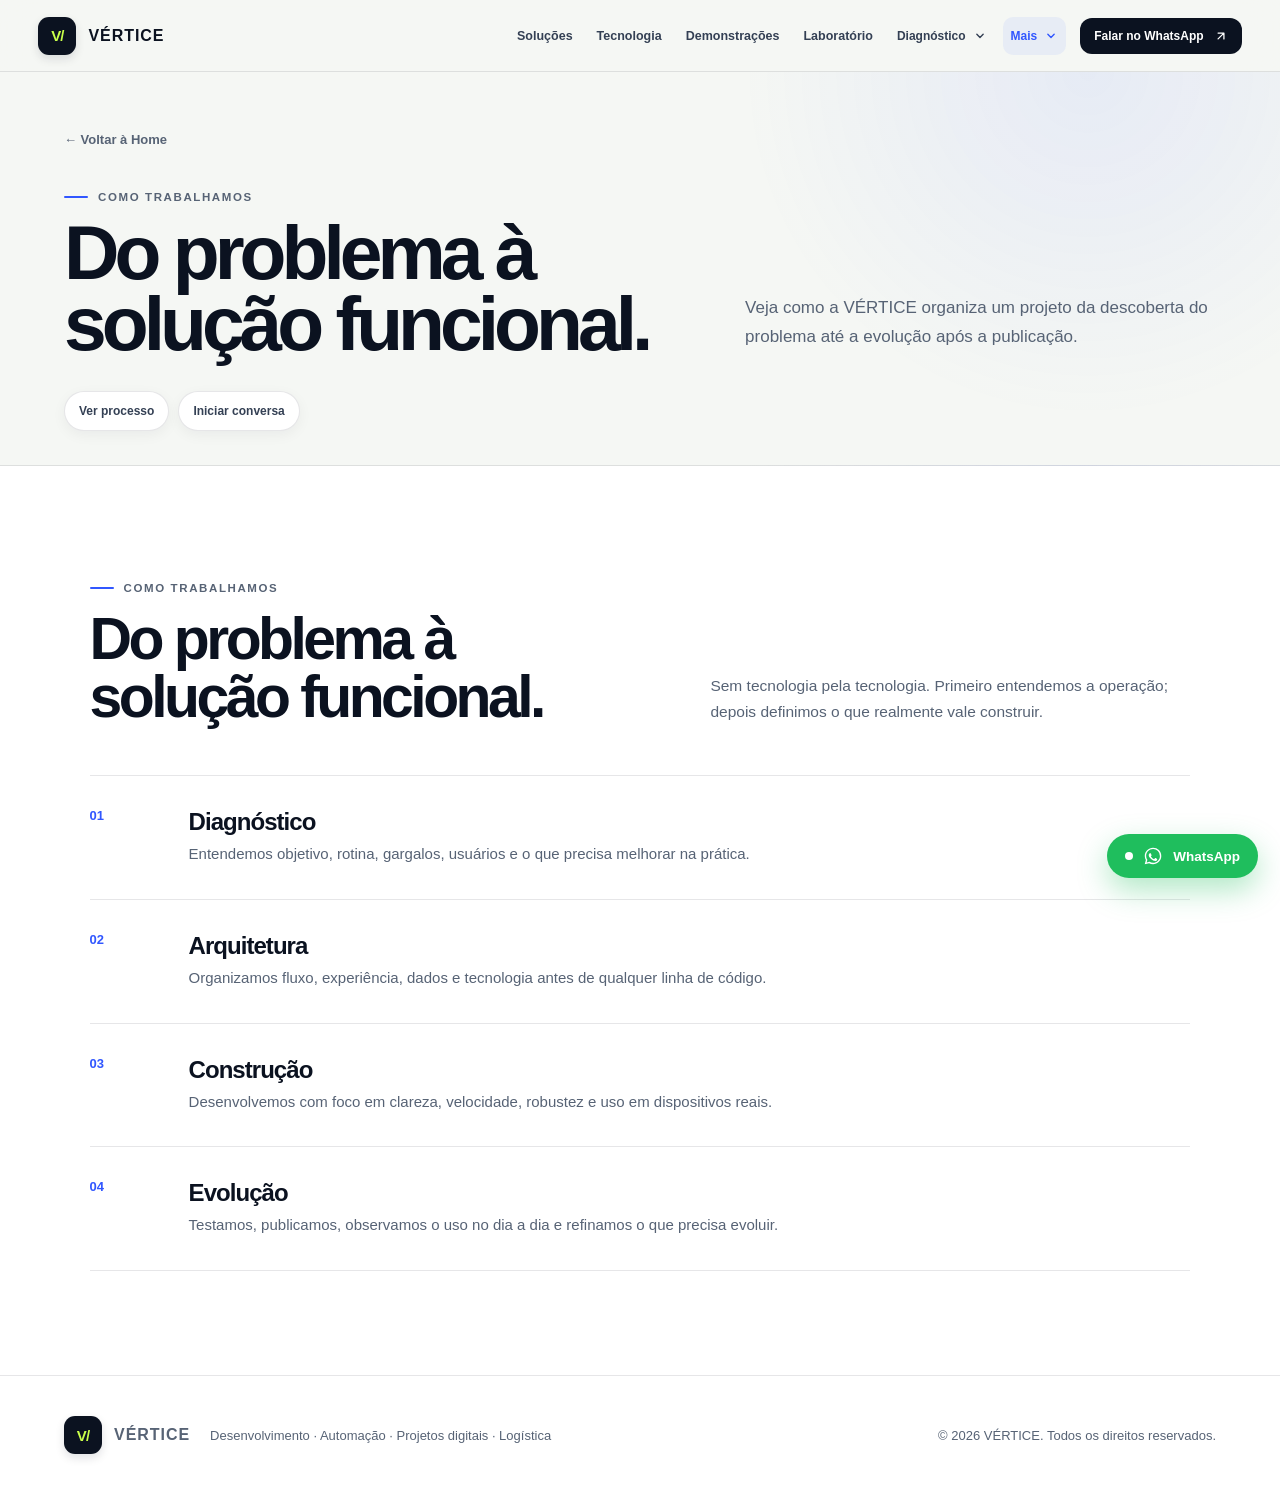
<file: processo.html>
<!doctype html>
<html lang="pt-BR">
<head>
  <meta charset="UTF-8">
  <meta name="viewport" content="width=device-width, initial-scale=1, viewport-fit=cover">
  <meta name="description" content="Conheça o processo da VÉRTICE: diagnóstico, arquitetura, construção e evolução.">
  <meta name="theme-color" content="#0b1220">
  <meta name="robots" content="index, follow">
  <link rel="icon" href="data:image/svg+xml,%3Csvg xmlns='http://www.w3.org/2000/svg' viewBox='0 0 32 32'%3E%3Crect width='32' height='32' rx='8' fill='%230b1220'/%3E%3Ctext x='50%25' y='54%25' dominant-baseline='middle' text-anchor='middle' font-family='system-ui,sans-serif' font-weight='800' font-size='16' fill='%23c9ff4a'%3EV/%3C/text%3E%3C/svg%3E" type="image/svg+xml">
  <meta property="og:type" content="website">
  <meta property="og:title" content="Processo | VÉRTICE">
  <meta property="og:description" content="Conheça o processo da VÉRTICE: diagnóstico, arquitetura, construção e evolução.">
  <meta property="og:url" content="https://daianrj.github.io/vertice-site/processo.html">
  <meta property="og:locale" content="pt_BR">
  <meta name="twitter:card" content="summary">
  <meta name="twitter:title" content="Processo | VÉRTICE">
  <meta name="twitter:description" content="Conheça o processo da VÉRTICE: diagnóstico, arquitetura, construção e evolução.">
  <link rel="canonical" href="https://daianrj.github.io/vertice-site/processo.html">
  <title>Processo | VÉRTICE</title>
  <link rel="stylesheet" href="styles.css?v=20260922-showroom2">
</head>
<body data-page="processo">
  <a class="skip-link" href="#conteudo">Pular para o conteúdo principal</a>
  <header class="site-header" id="topo">
    <a class="brand" href="index.html#inicio" aria-label="VÉRTICE — página inicial">
      <span class="brand-mark" aria-hidden="true">V/</span>
      <span class="brand-name">VÉRTICE</span>
    </a>

    <button class="menu-toggle" id="menu-toggle" type="button" aria-expanded="false" aria-controls="main-nav" aria-label="Abrir menu de navegação">
      <span class="bar"></span><span class="bar"></span><span class="bar"></span>
    </button>

    <nav id="main-nav" aria-label="Navegação principal">
      <a href="solucoes.html" data-nav-page="solucoes">Soluções</a>
      <a href="tecnologia.html" data-nav-page="tecnologia">Tecnologia</a>
      <a href="demonstracoes.html" data-nav-page="demonstracoes">Demonstrações</a>
      <a href="laboratorio.html" data-nav-page="laboratorio">Laboratório</a>

      <div class="nav-dropdown" data-nav-group="diagnostico">
        <button class="nav-dropdown-toggle nav-dropdown-main" type="button" aria-expanded="false" aria-haspopup="true">
          <span class="nav-dropdown-label">Diagnóstico</span>
          <svg class="nav-chevron" viewBox="0 0 20 20" width="14" height="14" aria-hidden="true"><path d="M5.5 7.5 10 12l4.5-4.5" fill="none" stroke="currentColor" stroke-width="2" stroke-linecap="round" stroke-linejoin="round"/></svg>
        </button>
        <div class="nav-dropdown-menu">
          <a href="diagnostico.html" data-nav-page="diagnostico">Visão geral</a>
          <a href="diagnostico.html#gargalos">Diagnóstico Operacional</a>
          <a href="diagnostico.html#diagnostico">Simulador</a>
        </div>
      </div>

      <div class="nav-dropdown" data-nav-group="mais">
        <button class="nav-dropdown-toggle nav-dropdown-main" type="button" aria-expanded="false" aria-haspopup="true">
          <span class="nav-dropdown-label">Mais</span>
          <svg class="nav-chevron" viewBox="0 0 20 20" width="14" height="14" aria-hidden="true"><path d="M5.5 7.5 10 12l4.5-4.5" fill="none" stroke="currentColor" stroke-width="2" stroke-linecap="round" stroke-linejoin="round"/></svg>
        </button>
        <div class="nav-dropdown-menu">
          <a href="mais.html" data-nav-page="mais">Visão geral</a>
          <a href="logistica.html">Logística</a>
          <a href="processo.html">Processo</a>
          <a href="diferenciais.html">Por que VÉRTICE</a>
          <a href="contato.html">Contato</a>
        </div>
      </div>
    </nav>

    <a class="button button-small header-cta" data-whatsapp href="https://wa.me/5521993836880?text=Ol%C3%A1%2C%20vim%20pelo%20site%20V%C3%89RTICE%20e%20quero%20conversar%20sobre%20um%20projeto." target="_blank" rel="noopener noreferrer">
      Falar no WhatsApp
      <svg class="icon-inline" viewBox="0 0 24 24" aria-hidden="true" width="14" height="14" fill="none" stroke="currentColor" stroke-width="2.2" stroke-linecap="round" stroke-linejoin="round"><path d="M7 17L17 7M17 7H7M17 7V17"/></svg>
    </a>
  </header><main id="conteudo">
    <section class="page-hero">
      <a class="page-back" href="index.html">← Voltar à Home</a>
      <div class="page-hero-grid">
        <div>
          <p class="eyebrow"><span class="eyebrow-line"></span> Como trabalhamos</p>
          <h1>Do problema à<br>solução funcional.</h1>
        </div>
        <p>Veja como a VÉRTICE organiza um projeto da descoberta do problema até a evolução após a publicação.</p>
      </div>
      <nav class="page-quick-nav" aria-label="Navegação desta área">
        <a href="#processo">Ver processo</a><a href="contato.html">Iniciar conversa</a>
      </nav>
    </section><section class="process section" id="processo">
      <div class="section-heading reveal">
        <div>
          <p class="eyebrow"><span class="eyebrow-line"></span> Como trabalhamos</p>
          <h2>Do problema à<br>solução funcional.</h2>
        </div>
        <p class="section-intro">Sem tecnologia pela tecnologia. Primeiro entendemos a operação; depois definimos o que realmente vale construir.</p>
      </div>

      <div class="process-list">
        <article class="process-step reveal">
          <strong>01</strong>
          <div>
            <h3>Diagnóstico</h3>
            <p>Entendemos objetivo, rotina, gargalos, usuários e o que precisa melhorar na prática.</p>
          </div>
        </article>
        <article class="process-step reveal">
          <strong>02</strong>
          <div>
            <h3>Arquitetura</h3>
            <p>Organizamos fluxo, experiência, dados e tecnologia antes de qualquer linha de código.</p>
          </div>
        </article>
        <article class="process-step reveal">
          <strong>03</strong>
          <div>
            <h3>Construção</h3>
            <p>Desenvolvemos com foco em clareza, velocidade, robustez e uso em dispositivos reais.</p>
          </div>
        </article>
        <article class="process-step reveal">
          <strong>04</strong>
          <div>
            <h3>Evolução</h3>
            <p>Testamos, publicamos, observamos o uso no dia a dia e refinamos o que precisa evoluir.</p>
          </div>
        </article>
      </div>
    </section></main><footer class="site-footer">
    <div class="footer-brand-wrap">
      <a class="brand" href="index.html#inicio" aria-label="Voltar ao início">
        <span class="brand-mark" aria-hidden="true">V/</span>
        <span class="brand-name">VÉRTICE</span>
      </a>
      <p class="footer-tagline">Desenvolvimento · Automação · Projetos digitais · Logística</p>
    </div>
    <div class="footer-copy">
      <p>© <span id="year"></span> VÉRTICE. Todos os direitos reservados.</p>
    </div>
  </footer>
  
  <a class="whatsapp-float" id="wa-floating" data-whatsapp href="https://wa.me/5521993836880?text=Ol%C3%A1%2C%20vim%20pelo%20site%20V%C3%89RTICE%20e%20quero%20conversar%20sobre%20um%20projeto." target="_blank" rel="noopener noreferrer" aria-label="Falar com a VÉRTICE no WhatsApp">
    <span class="wa-dot" aria-hidden="true"></span>
    <svg class="wa-svg" viewBox="0 0 24 24" width="20" height="20" fill="currentColor" aria-hidden="true"><path d="M12.04 2c-5.46 0-9.91 4.45-9.91 9.91 0 1.75.46 3.45 1.32 4.95L2.05 22l5.25-1.38c1.45.79 3.08 1.21 4.74 1.21 5.46 0 9.91-4.45 9.91-9.91 0-2.65-1.03-5.14-2.9-7.01A9.82 9.82 0 0 0 12.04 2m.01 1.67c2.2 0 4.26.86 5.82 2.42a8.23 8.23 0 0 1 2.41 5.83c0 4.54-3.7 8.24-8.24 8.24-1.48 0-2.93-.4-4.2-1.15l-.3-.18-3.12.82.83-3.04-.2-.31a8.2 8.2 0 0 1-1.26-4.38c0-4.54 3.7-8.24 8.24-8.24m4.52 11.66c-.25-.13-1.47-.72-1.7-.81-.23-.08-.39-.13-.56.13-.17.25-.64.81-.79.97-.14.17-.29.19-.54.06-.25-.13-1.06-.39-2.03-1.25-.75-.67-1.26-1.5-1.41-1.75-.15-.25-.02-.39.11-.51.11-.11.25-.29.38-.44.12-.14.17-.25.25-.42.08-.17.04-.31-.02-.44-.06-.13-.56-1.34-.76-1.84-.2-.48-.4-.42-.56-.43h-.47c-.17 0-.44.06-.67.31-.23.25-.88.86-.88 2.1 0 1.24.9 2.44 1.03 2.61.13.17 1.78 2.71 4.3 3.8 2.53 1.09 2.53.73 2.99.69.45-.04 1.47-.6 1.68-1.18.21-.58.21-1.08.15-1.18-.06-.1-.23-.17-.48-.29"/></svg>
    <span>WhatsApp</span>
  </a>
  
  <script src="script.js?v=20260922-showroom2" defer></script>
</body>
</html>
</file>
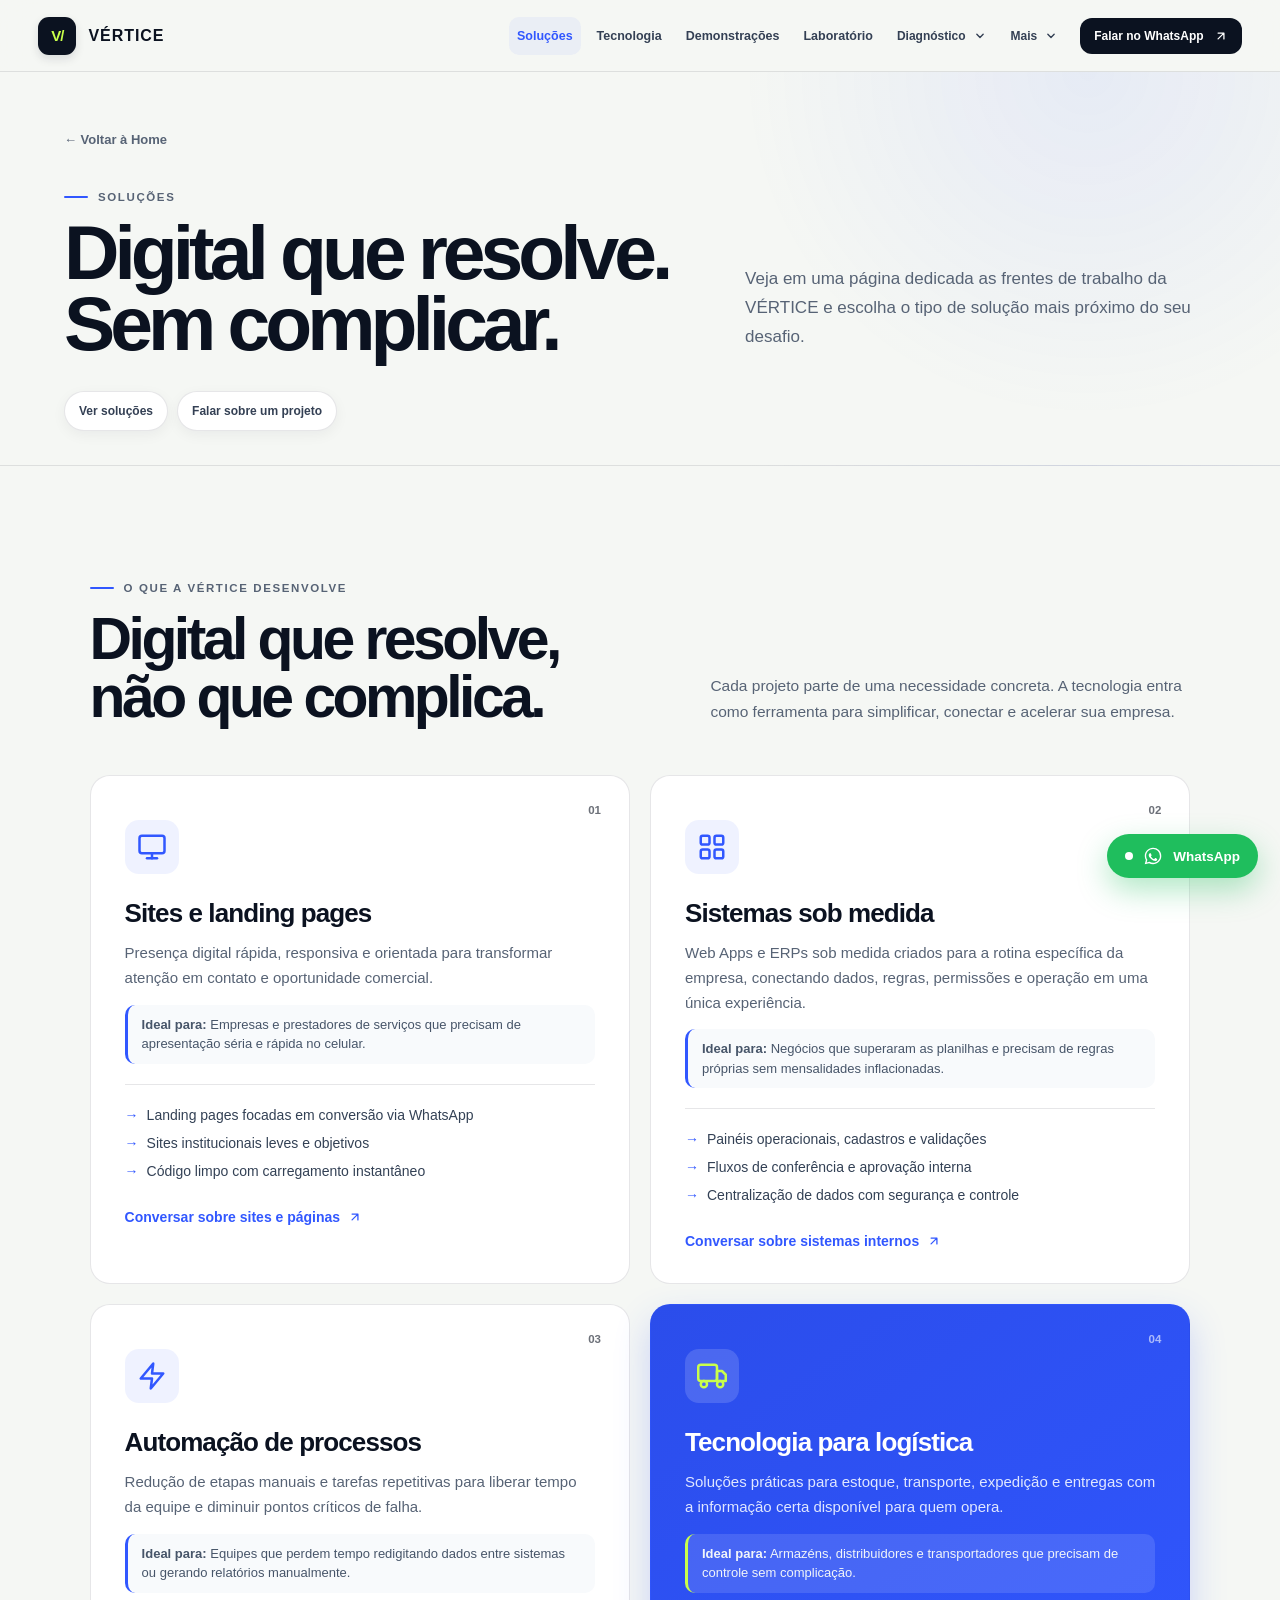
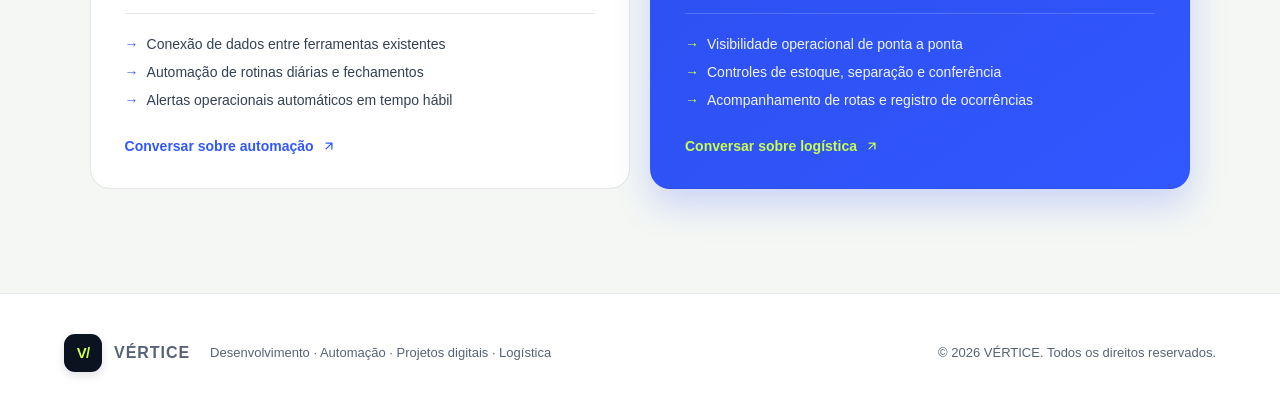
<file: solucoes.html>
<!doctype html>
<html lang="pt-BR">
<head>
  <meta charset="UTF-8">
  <meta name="viewport" content="width=device-width, initial-scale=1, viewport-fit=cover">
  <meta name="description" content="Soluções digitais da VÉRTICE: sites, sistemas sob medida, automação e tecnologia para logística.">
  <meta name="theme-color" content="#0b1220">
  <meta name="robots" content="index, follow">
  <link rel="icon" href="data:image/svg+xml,%3Csvg xmlns='http://www.w3.org/2000/svg' viewBox='0 0 32 32'%3E%3Crect width='32' height='32' rx='8' fill='%230b1220'/%3E%3Ctext x='50%25' y='54%25' dominant-baseline='middle' text-anchor='middle' font-family='system-ui,sans-serif' font-weight='800' font-size='16' fill='%23c9ff4a'%3EV/%3C/text%3E%3C/svg%3E" type="image/svg+xml">
  <meta property="og:type" content="website">
  <meta property="og:title" content="Soluções | VÉRTICE">
  <meta property="og:description" content="Soluções digitais da VÉRTICE: sites, sistemas sob medida, automação e tecnologia para logística.">
  <meta property="og:url" content="https://daianrj.github.io/vertice-site/solucoes.html">
  <meta property="og:locale" content="pt_BR">
  <meta name="twitter:card" content="summary">
  <meta name="twitter:title" content="Soluções | VÉRTICE">
  <meta name="twitter:description" content="Soluções digitais da VÉRTICE: sites, sistemas sob medida, automação e tecnologia para logística.">
  <link rel="canonical" href="https://daianrj.github.io/vertice-site/solucoes.html">
  <title>Soluções | VÉRTICE</title>
  <link rel="stylesheet" href="styles.css?v=20260922-showroom2">
</head>
<body data-page="solucoes">
  <a class="skip-link" href="#conteudo">Pular para o conteúdo principal</a>
  <header class="site-header" id="topo">
    <a class="brand" href="index.html#inicio" aria-label="VÉRTICE — página inicial">
      <span class="brand-mark" aria-hidden="true">V/</span>
      <span class="brand-name">VÉRTICE</span>
    </a>

    <button class="menu-toggle" id="menu-toggle" type="button" aria-expanded="false" aria-controls="main-nav" aria-label="Abrir menu de navegação">
      <span class="bar"></span><span class="bar"></span><span class="bar"></span>
    </button>

    <nav id="main-nav" aria-label="Navegação principal">
      <a href="solucoes.html" data-nav-page="solucoes">Soluções</a>
      <a href="tecnologia.html" data-nav-page="tecnologia">Tecnologia</a>
      <a href="demonstracoes.html" data-nav-page="demonstracoes">Demonstrações</a>
      <a href="laboratorio.html" data-nav-page="laboratorio">Laboratório</a>

      <div class="nav-dropdown" data-nav-group="diagnostico">
        <button class="nav-dropdown-toggle nav-dropdown-main" type="button" aria-expanded="false" aria-haspopup="true">
          <span class="nav-dropdown-label">Diagnóstico</span>
          <svg class="nav-chevron" viewBox="0 0 20 20" width="14" height="14" aria-hidden="true"><path d="M5.5 7.5 10 12l4.5-4.5" fill="none" stroke="currentColor" stroke-width="2" stroke-linecap="round" stroke-linejoin="round"/></svg>
        </button>
        <div class="nav-dropdown-menu">
          <a href="diagnostico.html" data-nav-page="diagnostico">Visão geral</a>
          <a href="diagnostico.html#gargalos">Diagnóstico Operacional</a>
          <a href="diagnostico.html#diagnostico">Simulador</a>
        </div>
      </div>

      <div class="nav-dropdown" data-nav-group="mais">
        <button class="nav-dropdown-toggle nav-dropdown-main" type="button" aria-expanded="false" aria-haspopup="true">
          <span class="nav-dropdown-label">Mais</span>
          <svg class="nav-chevron" viewBox="0 0 20 20" width="14" height="14" aria-hidden="true"><path d="M5.5 7.5 10 12l4.5-4.5" fill="none" stroke="currentColor" stroke-width="2" stroke-linecap="round" stroke-linejoin="round"/></svg>
        </button>
        <div class="nav-dropdown-menu">
          <a href="mais.html" data-nav-page="mais">Visão geral</a>
          <a href="logistica.html">Logística</a>
          <a href="processo.html">Processo</a>
          <a href="diferenciais.html">Por que VÉRTICE</a>
          <a href="contato.html">Contato</a>
        </div>
      </div>
    </nav>

    <a class="button button-small header-cta" data-whatsapp href="https://wa.me/5521993836880?text=Ol%C3%A1%2C%20vim%20pelo%20site%20V%C3%89RTICE%20e%20quero%20conversar%20sobre%20um%20projeto." target="_blank" rel="noopener noreferrer">
      Falar no WhatsApp
      <svg class="icon-inline" viewBox="0 0 24 24" aria-hidden="true" width="14" height="14" fill="none" stroke="currentColor" stroke-width="2.2" stroke-linecap="round" stroke-linejoin="round"><path d="M7 17L17 7M17 7H7M17 7V17"/></svg>
    </a>
  </header><main id="conteudo">
    <section class="page-hero">
      <a class="page-back" href="index.html">← Voltar à Home</a>
      <div class="page-hero-grid">
        <div>
          <p class="eyebrow"><span class="eyebrow-line"></span> Soluções</p>
          <h1>Digital que resolve.<br>Sem complicar.</h1>
        </div>
        <p>Veja em uma página dedicada as frentes de trabalho da VÉRTICE e escolha o tipo de solução mais próximo do seu desafio.</p>
      </div>
      <nav class="page-quick-nav" aria-label="Navegação desta área">
        <a href="#solucoes">Ver soluções</a><a href="contato.html">Falar sobre um projeto</a>
      </nav>
    </section><section class="section" id="solucoes">
      <div class="section-heading reveal">
        <div>
          <p class="eyebrow"><span class="eyebrow-line"></span> O que a VÉRTICE desenvolve</p>
          <h2>Digital que resolve,<br>não que complica.</h2>
        </div>
        <p class="section-intro">Cada projeto parte de uma necessidade concreta. A tecnologia entra como ferramenta para simplificar, conectar e acelerar sua empresa.</p>
      </div>

      <div class="service-grid">
        <article class="service-card reveal">
          <span class="service-number">01</span>
          <div class="service-icon" aria-hidden="true">
            <svg viewBox="0 0 24 24" width="30" height="30" fill="none" stroke="currentColor" stroke-width="2" stroke-linecap="round" stroke-linejoin="round">
              <rect x="2" y="3" width="20" height="14" rx="2"/>
              <line x1="8" y1="21" x2="16" y2="21"/>
              <line x1="12" y1="17" x2="12" y2="21"/>
            </svg>
          </div>
          <h3>Sites e landing pages</h3>
          <p>Presença digital rápida, responsiva e orientada para transformar atenção em contato e oportunidade comercial.</p>
          <div class="service-target"><strong>Ideal para:</strong> Empresas e prestadores de serviços que precisam de apresentação séria e rápida no celular.</div>
          <ul>
            <li>Landing pages focadas em conversão via WhatsApp</li>
            <li>Sites institucionais leves e objetivos</li>
            <li>Código limpo com carregamento instantâneo</li>
          </ul>
          <a class="service-link" data-whatsapp href="https://wa.me/5521993836880?text=Ol%C3%A1%2C%20gostaria%20de%20conversar%20sobre%20Sites%20e%20Landing%20Pages%20com%20a%20V%C3%89RTICE." target="_blank" rel="noopener noreferrer">
            Conversar sobre sites e páginas
            <svg class="icon-inline" viewBox="0 0 24 24" aria-hidden="true" width="14" height="14" fill="none" stroke="currentColor" stroke-width="2.2" stroke-linecap="round" stroke-linejoin="round"><path d="M7 17L17 7M17 7H7M17 7V17"/></svg>
          </a>
        </article>

        <article class="service-card reveal">
          <span class="service-number">02</span>
          <div class="service-icon" aria-hidden="true">
            <svg viewBox="0 0 24 24" width="30" height="30" fill="none" stroke="currentColor" stroke-width="2" stroke-linecap="round" stroke-linejoin="round">
              <rect x="3" y="3" width="7" height="7" rx="1.5"/>
              <rect x="14" y="3" width="7" height="7" rx="1.5"/>
              <rect x="14" y="14" width="7" height="7" rx="1.5"/>
              <rect x="3" y="14" width="7" height="7" rx="1.5"/>
            </svg>
          </div>
          <h3>Sistemas sob medida</h3>
          <p>Web Apps e ERPs sob medida criados para a rotina específica da empresa, conectando dados, regras, permissões e operação em uma única experiência.</p>
          <div class="service-target"><strong>Ideal para:</strong> Negócios que superaram as planilhas e precisam de regras próprias sem mensalidades inflacionadas.</div>
          <ul>
            <li>Painéis operacionais, cadastros e validações</li>
            <li>Fluxos de conferência e aprovação interna</li>
            <li>Centralização de dados com segurança e controle</li>
          </ul>
          <a class="service-link" data-whatsapp href="https://wa.me/5521993836880?text=Ol%C3%A1%2C%20gostaria%20de%20conversar%20sobre%20Sistemas%20Sob%20Medida%20com%20a%20V%C3%89RTICE." target="_blank" rel="noopener noreferrer">
            Conversar sobre sistemas internos
            <svg class="icon-inline" viewBox="0 0 24 24" aria-hidden="true" width="14" height="14" fill="none" stroke="currentColor" stroke-width="2.2" stroke-linecap="round" stroke-linejoin="round"><path d="M7 17L17 7M17 7H7M17 7V17"/></svg>
          </a>
        </article>

        <article class="service-card reveal">
          <span class="service-number">03</span>
          <div class="service-icon" aria-hidden="true">
            <svg viewBox="0 0 24 24" width="30" height="30" fill="none" stroke="currentColor" stroke-width="2" stroke-linecap="round" stroke-linejoin="round">
              <polygon points="13 2 3 14 12 14 11 22 21 10 12 10 13 2"/>
            </svg>
          </div>
          <h3>Automação de processos</h3>
          <p>Redução de etapas manuais e tarefas repetitivas para liberar tempo da equipe e diminuir pontos críticos de falha.</p>
          <div class="service-target"><strong>Ideal para:</strong> Equipes que perdem tempo redigitando dados entre sistemas ou gerando relatórios manualmente.</div>
          <ul>
            <li>Conexão de dados entre ferramentas existentes</li>
            <li>Automação de rotinas diárias e fechamentos</li>
            <li>Alertas operacionais automáticos em tempo hábil</li>
          </ul>
          <a class="service-link" data-whatsapp href="https://wa.me/5521993836880?text=Ol%C3%A1%2C%20gostaria%20de%20conversar%20sobre%20Automa%C3%A7%C3%A3o%20de%20Processos%20com%20a%20V%C3%89RTICE." target="_blank" rel="noopener noreferrer">
            Conversar sobre automação
            <svg class="icon-inline" viewBox="0 0 24 24" aria-hidden="true" width="14" height="14" fill="none" stroke="currentColor" stroke-width="2.2" stroke-linecap="round" stroke-linejoin="round"><path d="M7 17L17 7M17 7H7M17 7V17"/></svg>
          </a>
        </article>

        <article class="service-card featured reveal">
          <span class="service-number">04</span>
          <div class="service-icon" aria-hidden="true">
            <svg viewBox="0 0 24 24" width="30" height="30" fill="none" stroke="currentColor" stroke-width="2" stroke-linecap="round" stroke-linejoin="round">
              <rect x="1" y="3" width="15" height="13" rx="2"/>
              <polygon points="16 8 20 8 23 11 23 16 16 16 16 8"/>
              <circle cx="5.5" cy="18.5" r="2.5"/>
              <circle cx="18.5" cy="18.5" r="2.5"/>
            </svg>
          </div>
          <h3>Tecnologia para logística</h3>
          <p>Soluções práticas para estoque, transporte, expedição e entregas com a informação certa disponível para quem opera.</p>
          <div class="service-target featured-target"><strong>Ideal para:</strong> Armazéns, distribuidores e transportadores que precisam de controle sem complicação.</div>
          <ul>
            <li>Visibilidade operacional de ponta a ponta</li>
            <li>Controles de estoque, separação e conferência</li>
            <li>Acompanhamento de rotas e registro de ocorrências</li>
          </ul>
          <a class="service-link featured-link" data-whatsapp href="https://wa.me/5521993836880?text=Ol%C3%A1%2C%20gostaria%20de%20conversar%20sobre%20Solu%C3%A7%C3%B5es%20para%20Log%C3%ADstica%20com%20a%20V%C3%89RTICE." target="_blank" rel="noopener noreferrer">
            Conversar sobre logística
            <svg class="icon-inline" viewBox="0 0 24 24" aria-hidden="true" width="14" height="14" fill="none" stroke="currentColor" stroke-width="2.2" stroke-linecap="round" stroke-linejoin="round"><path d="M7 17L17 7M17 7H7M17 7V17"/></svg>
          </a>
        </article>
      </div>
    </section></main><footer class="site-footer">
    <div class="footer-brand-wrap">
      <a class="brand" href="index.html#inicio" aria-label="Voltar ao início">
        <span class="brand-mark" aria-hidden="true">V/</span>
        <span class="brand-name">VÉRTICE</span>
      </a>
      <p class="footer-tagline">Desenvolvimento · Automação · Projetos digitais · Logística</p>
    </div>
    <div class="footer-copy">
      <p>© <span id="year"></span> VÉRTICE. Todos os direitos reservados.</p>
    </div>
  </footer>
  
  <a class="whatsapp-float" id="wa-floating" data-whatsapp href="https://wa.me/5521993836880?text=Ol%C3%A1%2C%20vim%20pelo%20site%20V%C3%89RTICE%20e%20quero%20conversar%20sobre%20um%20projeto." target="_blank" rel="noopener noreferrer" aria-label="Falar com a VÉRTICE no WhatsApp">
    <span class="wa-dot" aria-hidden="true"></span>
    <svg class="wa-svg" viewBox="0 0 24 24" width="20" height="20" fill="currentColor" aria-hidden="true"><path d="M12.04 2c-5.46 0-9.91 4.45-9.91 9.91 0 1.75.46 3.45 1.32 4.95L2.05 22l5.25-1.38c1.45.79 3.08 1.21 4.74 1.21 5.46 0 9.91-4.45 9.91-9.91 0-2.65-1.03-5.14-2.9-7.01A9.82 9.82 0 0 0 12.04 2m.01 1.67c2.2 0 4.26.86 5.82 2.42a8.23 8.23 0 0 1 2.41 5.83c0 4.54-3.7 8.24-8.24 8.24-1.48 0-2.93-.4-4.2-1.15l-.3-.18-3.12.82.83-3.04-.2-.31a8.2 8.2 0 0 1-1.26-4.38c0-4.54 3.7-8.24 8.24-8.24m4.52 11.66c-.25-.13-1.47-.72-1.7-.81-.23-.08-.39-.13-.56.13-.17.25-.64.81-.79.97-.14.17-.29.19-.54.06-.25-.13-1.06-.39-2.03-1.25-.75-.67-1.26-1.5-1.41-1.75-.15-.25-.02-.39.11-.51.11-.11.25-.29.38-.44.12-.14.17-.25.25-.42.08-.17.04-.31-.02-.44-.06-.13-.56-1.34-.76-1.84-.2-.48-.4-.42-.56-.43h-.47c-.17 0-.44.06-.67.31-.23.25-.88.86-.88 2.1 0 1.24.9 2.44 1.03 2.61.13.17 1.78 2.71 4.3 3.8 2.53 1.09 2.53.73 2.99.69.45-.04 1.47-.6 1.68-1.18.21-.58.21-1.08.15-1.18-.06-.1-.23-.17-.48-.29"/></svg>
    <span>WhatsApp</span>
  </a>
  
  <script src="script.js?v=20260922-showroom2" defer></script>
</body>
</html>
</file>
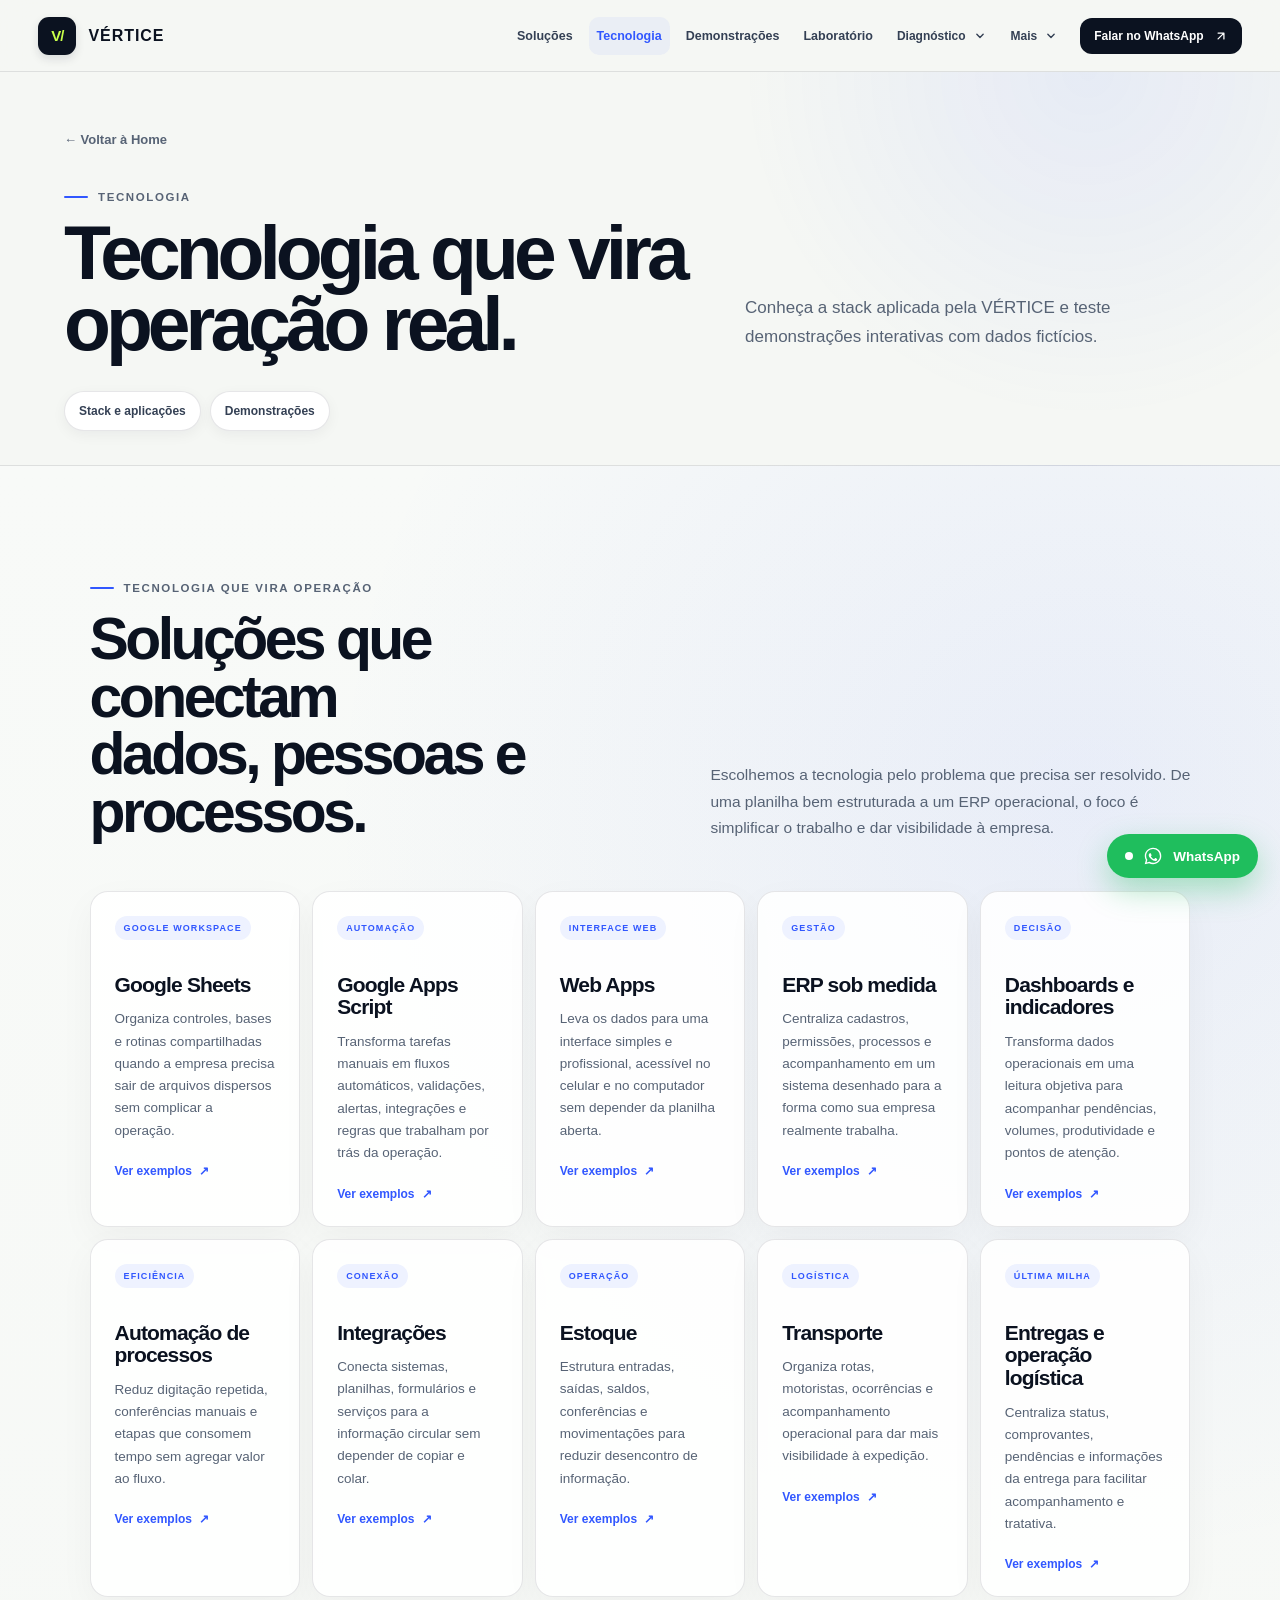
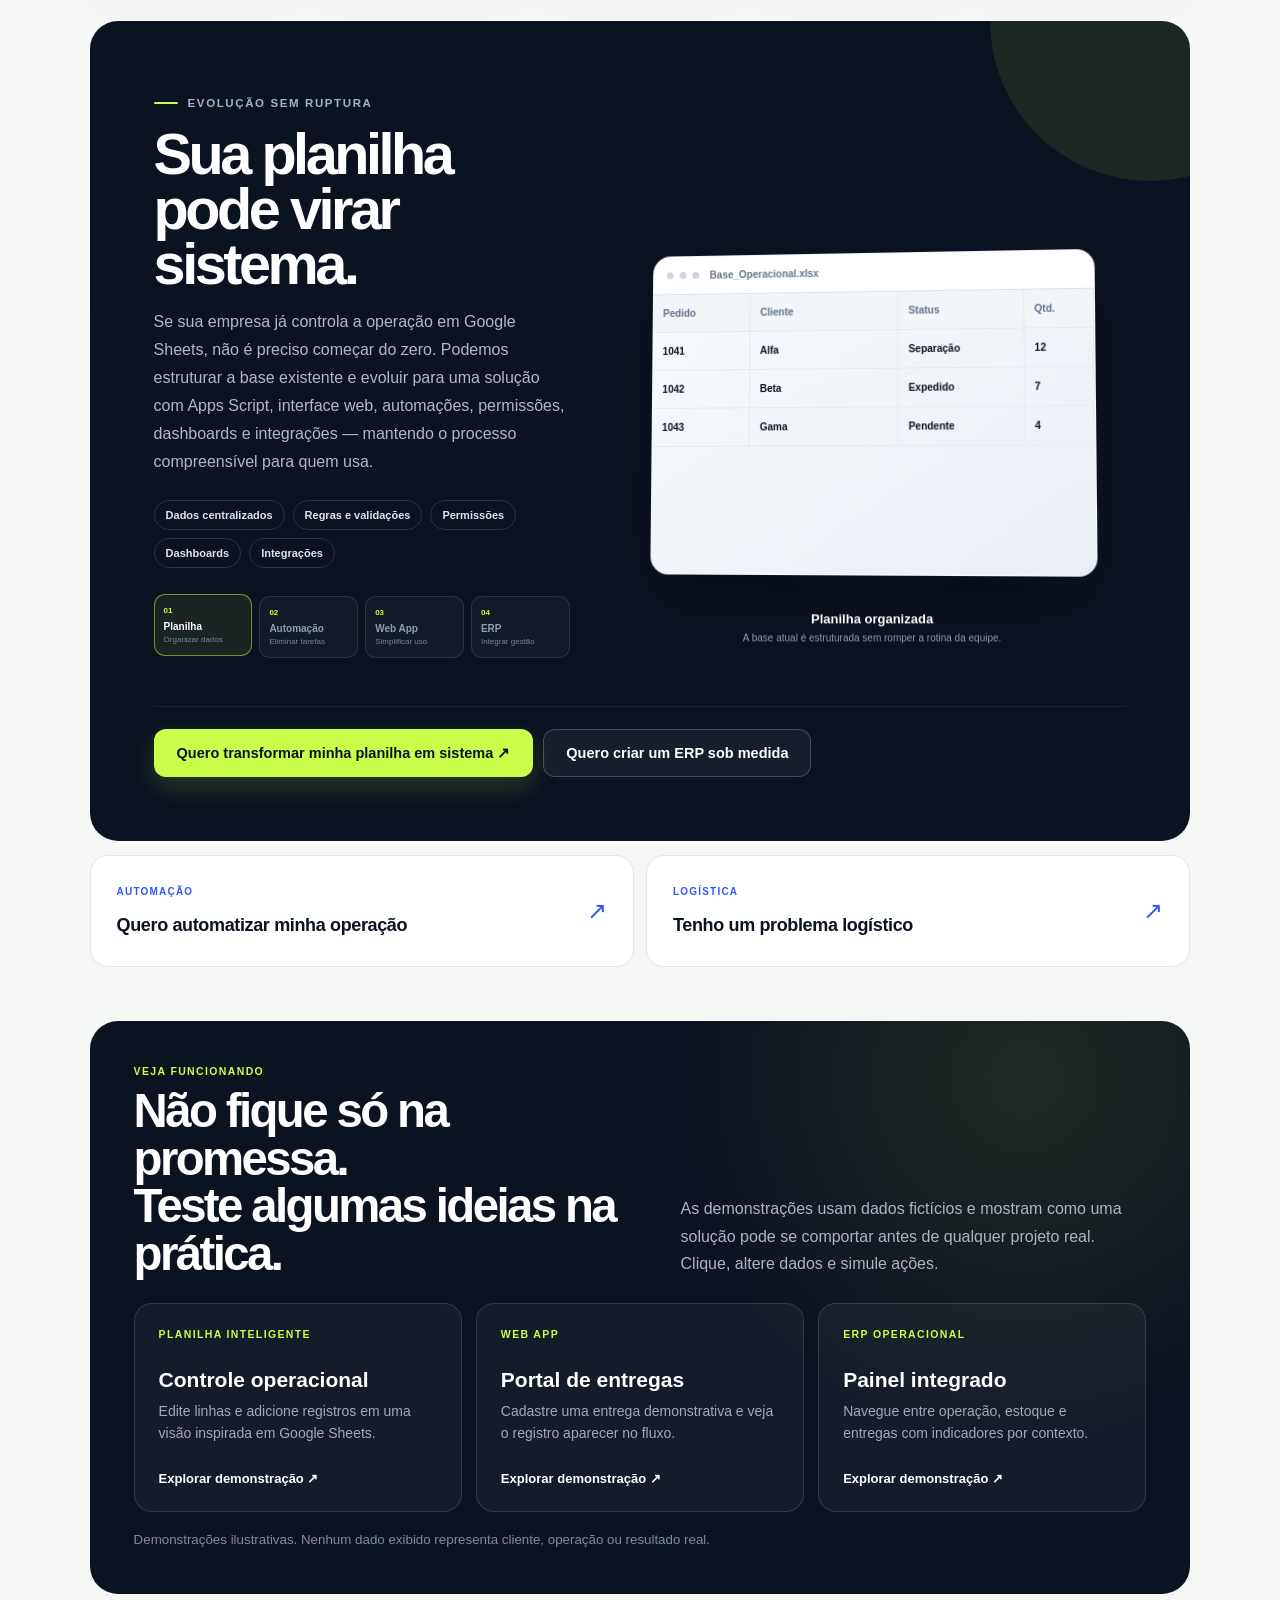
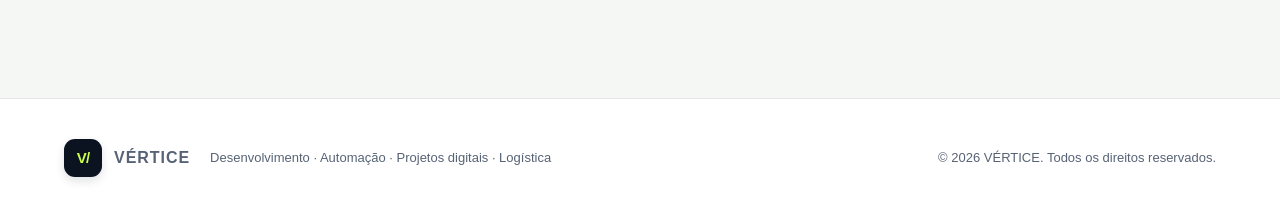
<file: tecnologia.html>
<!doctype html>
<html lang="pt-BR">
<head>
  <meta charset="UTF-8">
  <meta name="viewport" content="width=device-width, initial-scale=1, viewport-fit=cover">
  <meta name="description" content="Google Sheets, Apps Script, Web Apps, ERP, dashboards, integrações e demonstrações interativas.">
  <meta name="theme-color" content="#0b1220">
  <meta name="robots" content="index, follow">
  <link rel="icon" href="data:image/svg+xml,%3Csvg xmlns='http://www.w3.org/2000/svg' viewBox='0 0 32 32'%3E%3Crect width='32' height='32' rx='8' fill='%230b1220'/%3E%3Ctext x='50%25' y='54%25' dominant-baseline='middle' text-anchor='middle' font-family='system-ui,sans-serif' font-weight='800' font-size='16' fill='%23c9ff4a'%3EV/%3C/text%3E%3C/svg%3E" type="image/svg+xml">
  <meta property="og:type" content="website">
  <meta property="og:title" content="Tecnologia | VÉRTICE">
  <meta property="og:description" content="Google Sheets, Apps Script, Web Apps, ERP, dashboards, integrações e demonstrações interativas.">
  <meta property="og:url" content="https://daianrj.github.io/vertice-site/tecnologia.html">
  <meta property="og:locale" content="pt_BR">
  <meta name="twitter:card" content="summary">
  <meta name="twitter:title" content="Tecnologia | VÉRTICE">
  <meta name="twitter:description" content="Google Sheets, Apps Script, Web Apps, ERP, dashboards, integrações e demonstrações interativas.">
  <link rel="canonical" href="https://daianrj.github.io/vertice-site/tecnologia.html">
  <title>Tecnologia | VÉRTICE</title>
  <link rel="stylesheet" href="styles.css?v=20260922-showroom2">
</head>
<body data-page="tecnologia">
  <a class="skip-link" href="#conteudo">Pular para o conteúdo principal</a>
  <header class="site-header" id="topo">
    <a class="brand" href="index.html#inicio" aria-label="VÉRTICE — página inicial">
      <span class="brand-mark" aria-hidden="true">V/</span>
      <span class="brand-name">VÉRTICE</span>
    </a>

    <button class="menu-toggle" id="menu-toggle" type="button" aria-expanded="false" aria-controls="main-nav" aria-label="Abrir menu de navegação">
      <span class="bar"></span><span class="bar"></span><span class="bar"></span>
    </button>

    <nav id="main-nav" aria-label="Navegação principal">
      <a href="solucoes.html" data-nav-page="solucoes">Soluções</a>
      <a href="tecnologia.html" data-nav-page="tecnologia">Tecnologia</a>
      <a href="demonstracoes.html" data-nav-page="demonstracoes">Demonstrações</a>
      <a href="laboratorio.html" data-nav-page="laboratorio">Laboratório</a>

      <div class="nav-dropdown" data-nav-group="diagnostico">
        <button class="nav-dropdown-toggle nav-dropdown-main" type="button" aria-expanded="false" aria-haspopup="true">
          <span class="nav-dropdown-label">Diagnóstico</span>
          <svg class="nav-chevron" viewBox="0 0 20 20" width="14" height="14" aria-hidden="true"><path d="M5.5 7.5 10 12l4.5-4.5" fill="none" stroke="currentColor" stroke-width="2" stroke-linecap="round" stroke-linejoin="round"/></svg>
        </button>
        <div class="nav-dropdown-menu">
          <a href="diagnostico.html" data-nav-page="diagnostico">Visão geral</a>
          <a href="diagnostico.html#gargalos">Diagnóstico Operacional</a>
          <a href="diagnostico.html#diagnostico">Simulador</a>
        </div>
      </div>

      <div class="nav-dropdown" data-nav-group="mais">
        <button class="nav-dropdown-toggle nav-dropdown-main" type="button" aria-expanded="false" aria-haspopup="true">
          <span class="nav-dropdown-label">Mais</span>
          <svg class="nav-chevron" viewBox="0 0 20 20" width="14" height="14" aria-hidden="true"><path d="M5.5 7.5 10 12l4.5-4.5" fill="none" stroke="currentColor" stroke-width="2" stroke-linecap="round" stroke-linejoin="round"/></svg>
        </button>
        <div class="nav-dropdown-menu">
          <a href="mais.html" data-nav-page="mais">Visão geral</a>
          <a href="logistica.html">Logística</a>
          <a href="processo.html">Processo</a>
          <a href="diferenciais.html">Por que VÉRTICE</a>
          <a href="contato.html">Contato</a>
        </div>
      </div>
    </nav>

    <a class="button button-small header-cta" data-whatsapp href="https://wa.me/5521993836880?text=Ol%C3%A1%2C%20vim%20pelo%20site%20V%C3%89RTICE%20e%20quero%20conversar%20sobre%20um%20projeto." target="_blank" rel="noopener noreferrer">
      Falar no WhatsApp
      <svg class="icon-inline" viewBox="0 0 24 24" aria-hidden="true" width="14" height="14" fill="none" stroke="currentColor" stroke-width="2.2" stroke-linecap="round" stroke-linejoin="round"><path d="M7 17L17 7M17 7H7M17 7V17"/></svg>
    </a>
  </header><main id="conteudo">
    <section class="page-hero">
      <a class="page-back" href="index.html">← Voltar à Home</a>
      <div class="page-hero-grid">
        <div>
          <p class="eyebrow"><span class="eyebrow-line"></span> Tecnologia</p>
          <h1>Tecnologia que vira<br>operação real.</h1>
        </div>
        <p>Conheça a stack aplicada pela VÉRTICE e teste demonstrações interativas com dados fictícios.</p>
      </div>
      <nav class="page-quick-nav" aria-label="Navegação desta área">
        <a href="#tecnologia">Stack e aplicações</a><a href="#demonstracoes">Demonstrações</a>
      </nav>
    </section><section class="section tech-ops" id="tecnologia">
      <div class="section-heading reveal">
        <div>
          <p class="eyebrow"><span class="eyebrow-line"></span> Tecnologia que vira operação</p>
          <h2>Soluções que conectam<br>dados, pessoas e processos.</h2>
        </div>
        <p class="section-intro">Escolhemos a tecnologia pelo problema que precisa ser resolvido. De uma planilha bem estruturada a um ERP operacional, o foco é simplificar o trabalho e dar visibilidade à empresa.</p>
      </div>

      <div class="tech-stack-grid">
        <article class="tech-card reveal" data-solution="Google Sheets" role="button" tabindex="0" aria-haspopup="dialog" aria-label="Ver exemplos de Google Sheets">
          <span class="tech-kicker">GOOGLE WORKSPACE</span>
          <h3>Google Sheets</h3>
          <p>Organiza controles, bases e rotinas compartilhadas quando a empresa precisa sair de arquivos dispersos sem complicar a operação.</p><span class="tech-card-action">Ver exemplos <span aria-hidden="true">↗</span></span>
        </article>

        <article class="tech-card reveal" data-solution="Google Apps Script" role="button" tabindex="0" aria-haspopup="dialog" aria-label="Ver exemplos de Google Apps Script">
          <span class="tech-kicker">AUTOMAÇÃO</span>
          <h3>Google Apps Script</h3>
          <p>Transforma tarefas manuais em fluxos automáticos, validações, alertas, integrações e regras que trabalham por trás da operação.</p><span class="tech-card-action">Ver exemplos <span aria-hidden="true">↗</span></span>
        </article>

        <article class="tech-card reveal" data-solution="Web Apps" role="button" tabindex="0" aria-haspopup="dialog" aria-label="Ver exemplos de Web Apps">
          <span class="tech-kicker">INTERFACE WEB</span>
          <h3>Web Apps</h3>
          <p>Leva os dados para uma interface simples e profissional, acessível no celular e no computador sem depender da planilha aberta.</p><span class="tech-card-action">Ver exemplos <span aria-hidden="true">↗</span></span>
        </article>

        <article class="tech-card reveal" data-solution="ERP sob medida" role="button" tabindex="0" aria-haspopup="dialog" aria-label="Ver exemplos de ERP sob medida">
          <span class="tech-kicker">GESTÃO</span>
          <h3>ERP sob medida</h3>
          <p>Centraliza cadastros, permissões, processos e acompanhamento em um sistema desenhado para a forma como sua empresa realmente trabalha.</p><span class="tech-card-action">Ver exemplos <span aria-hidden="true">↗</span></span>
        </article>

        <article class="tech-card reveal" data-solution="Dashboards" role="button" tabindex="0" aria-haspopup="dialog" aria-label="Ver exemplos de Dashboards">
          <span class="tech-kicker">DECISÃO</span>
          <h3>Dashboards e indicadores</h3>
          <p>Transforma dados operacionais em uma leitura objetiva para acompanhar pendências, volumes, produtividade e pontos de atenção.</p><span class="tech-card-action">Ver exemplos <span aria-hidden="true">↗</span></span>
        </article>

        <article class="tech-card reveal" data-solution="Automação de processos" role="button" tabindex="0" aria-haspopup="dialog" aria-label="Ver exemplos de Automação de processos">
          <span class="tech-kicker">EFICIÊNCIA</span>
          <h3>Automação de processos</h3>
          <p>Reduz digitação repetida, conferências manuais e etapas que consomem tempo sem agregar valor ao fluxo.</p><span class="tech-card-action">Ver exemplos <span aria-hidden="true">↗</span></span>
        </article>

        <article class="tech-card reveal" data-solution="Integrações" role="button" tabindex="0" aria-haspopup="dialog" aria-label="Ver exemplos de Integrações">
          <span class="tech-kicker">CONEXÃO</span>
          <h3>Integrações</h3>
          <p>Conecta sistemas, planilhas, formulários e serviços para a informação circular sem depender de copiar e colar.</p><span class="tech-card-action">Ver exemplos <span aria-hidden="true">↗</span></span>
        </article>

        <article class="tech-card reveal" data-solution="Estoque" role="button" tabindex="0" aria-haspopup="dialog" aria-label="Ver exemplos de Estoque">
          <span class="tech-kicker">OPERAÇÃO</span>
          <h3>Estoque</h3>
          <p>Estrutura entradas, saídas, saldos, conferências e movimentações para reduzir desencontro de informação.</p><span class="tech-card-action">Ver exemplos <span aria-hidden="true">↗</span></span>
        </article>

        <article class="tech-card reveal" data-solution="Transporte" role="button" tabindex="0" aria-haspopup="dialog" aria-label="Ver exemplos de Transporte">
          <span class="tech-kicker">LOGÍSTICA</span>
          <h3>Transporte</h3>
          <p>Organiza rotas, motoristas, ocorrências e acompanhamento operacional para dar mais visibilidade à expedição.</p><span class="tech-card-action">Ver exemplos <span aria-hidden="true">↗</span></span>
        </article>

        <article class="tech-card reveal" data-solution="Entregas" role="button" tabindex="0" aria-haspopup="dialog" aria-label="Ver exemplos de Entregas">
          <span class="tech-kicker">ÚLTIMA MILHA</span>
          <h3>Entregas e operação logística</h3>
          <p>Centraliza status, comprovantes, pendências e informações da entrega para facilitar acompanhamento e tratativa.</p><span class="tech-card-action">Ver exemplos <span aria-hidden="true">↗</span></span>
        </article>
      </div>

      <div class="sheet-to-system reveal" id="sheet-system-evolution" data-evolution-stage="0">
        <div class="sheet-to-system-copy">
          <p class="eyebrow light"><span class="eyebrow-line"></span> Evolução sem ruptura</p>
          <h3>Sua planilha pode virar sistema.</h3>
          <p>Se sua empresa já controla a operação em Google Sheets, não é preciso começar do zero. Podemos estruturar a base existente e evoluir para uma solução com Apps Script, interface web, automações, permissões, dashboards e integrações — mantendo o processo compreensível para quem usa.</p>
          <div class="system-pill-row" aria-label="Recursos possíveis">
            <span>Dados centralizados</span>
            <span>Regras e validações</span>
            <span>Permissões</span>
            <span>Dashboards</span>
            <span>Integrações</span>
          </div>

          <div class="evolution-progress" aria-label="Etapas de evolução da operação">
            <button type="button" class="evolution-progress-step active" data-sheet-stage="0"><span>01</span><strong>Planilha</strong><small>Organizar dados</small></button>
            <button type="button" class="evolution-progress-step" data-sheet-stage="1"><span>02</span><strong>Automação</strong><small>Eliminar tarefas</small></button>
            <button type="button" class="evolution-progress-step" data-sheet-stage="2"><span>03</span><strong>Web App</strong><small>Simplificar uso</small></button>
            <button type="button" class="evolution-progress-step" data-sheet-stage="3"><span>04</span><strong>ERP</strong><small>Integrar gestão</small></button>
          </div>
        </div>

        <div class="sheet-system-visual" aria-label="Transformação visual de planilha em sistema">
          <div class="sheet-system-glow" aria-hidden="true"></div>
          <div class="sheet-system-frame">
            <div class="transform-layer transform-sheet">
              <div class="transform-window-bar"><i></i><i></i><i></i><span>Base_Operacional.xlsx</span></div>
              <div class="mini-sheet-grid">
                <span>Pedido</span><span>Cliente</span><span>Status</span><span>Qtd.</span>
                <b>1041</b><b>Alfa</b><b>Separação</b><b>12</b>
                <b>1042</b><b>Beta</b><b>Expedido</b><b>7</b>
                <b>1043</b><b>Gama</b><b>Pendente</b><b>4</b>
              </div>
            </div>

            <div class="transform-layer transform-automation" aria-hidden="true">
              <div class="automation-core"><span>Apps Script</span><strong>AUTOMAÇÃO</strong></div>
              <div class="automation-rule r1">Validar dados</div>
              <div class="automation-rule r2">Atualizar status</div>
              <div class="automation-rule r3">Enviar alerta</div>
              <div class="automation-flow-line"></div>
            </div>

            <div class="transform-layer transform-webapp" aria-hidden="true">
              <aside><strong>V/</strong><i></i><i></i><i></i></aside>
              <div class="webapp-body">
                <div class="webapp-top"><span>Operação</span><small>online</small></div>
                <div class="webapp-cards"><b>24<small>Pedidos</small></b><b>11<small>Em rota</small></b><b>3<small>Pendências</small></b></div>
                <div class="webapp-table"><i></i><i></i><i></i><i></i></div>
              </div>
            </div>

            <div class="transform-layer transform-erp" aria-hidden="true">
              <aside><strong>VÉRTICE ERP</strong><span>Visão geral</span><span>Estoque</span><span>Entregas</span></aside>
              <div class="erp-dashboard">
                <div class="erp-kpis"><b>98%<small>OTIF</small></b><b>42<small>Entregas</small></b><b>2<small>Alertas</small></b></div>
                <div class="erp-chart"><i style="height:36%"></i><i style="height:54%"></i><i style="height:44%"></i><i style="height:72%"></i><i style="height:86%"></i></div>
              </div>
            </div>
          </div>

          <div class="sheet-system-caption" aria-live="polite">
            <strong id="sheet-stage-title">Planilha organizada</strong>
            <span id="sheet-stage-desc">A base atual é estruturada sem romper a rotina da equipe.</span>
          </div>
        </div>

        <div class="sheet-to-system-actions">
          <a class="button button-lime tech-wa" data-whatsapp data-wa-message="Olá, vim pelo site VÉRTICE e quero transformar minha planilha em um sistema." href="https://wa.me/5521993836880?text=Ol%C3%A1%2C%20vim%20pelo%20site%20V%C3%89RTICE%20e%20quero%20transformar%20minha%20planilha%20em%20um%20sistema." target="_blank" rel="noopener noreferrer">Quero transformar minha planilha em sistema ↗</a>
          <a class="button button-ghost-light tech-wa" data-whatsapp data-wa-message="Olá, vim pelo site VÉRTICE e quero criar um ERP sob medida para minha operação." href="https://wa.me/5521993836880?text=Ol%C3%A1%2C%20vim%20pelo%20site%20V%C3%89RTICE%20e%20quero%20criar%20um%20ERP%20sob%20medida%20para%20minha%20opera%C3%A7%C3%A3o." target="_blank" rel="noopener noreferrer">Quero criar um ERP sob medida</a>
        </div>
      </div>

      <div class="tech-cta-grid reveal">
        <a class="tech-cta tech-wa" data-whatsapp data-wa-message="Olá, vim pelo site VÉRTICE e quero automatizar minha operação." href="https://wa.me/5521993836880?text=Ol%C3%A1%2C%20vim%20pelo%20site%20V%C3%89RTICE%20e%20quero%20automatizar%20minha%20opera%C3%A7%C3%A3o." target="_blank" rel="noopener noreferrer">
          <span>Automação</span><strong>Quero automatizar minha operação</strong><i aria-hidden="true">↗</i>
        </a>
        <a class="tech-cta tech-wa" data-whatsapp data-wa-message="Olá, vim pelo site VÉRTICE e tenho um problema logístico que quero resolver." href="https://wa.me/5521993836880?text=Ol%C3%A1%2C%20vim%20pelo%20site%20V%C3%89RTICE%20e%20tenho%20um%20problema%20log%C3%ADstico%20que%20quero%20resolver." target="_blank" rel="noopener noreferrer">
          <span>Logística</span><strong>Tenho um problema logístico</strong><i aria-hidden="true">↗</i>
        </a>
      </div>

      <div class="proof-showcase reveal" id="demonstracoes">
        <div class="proof-showcase-head">
          <div>
            <span class="proof-kicker">VEJA FUNCIONANDO</span>
            <h3>Não fique só na promessa.<br>Teste algumas ideias na prática.</h3>
          </div>
          <p>As demonstrações usam dados fictícios e mostram como uma solução pode se comportar antes de qualquer projeto real. Clique, altere dados e simule ações.</p>
        </div>
        <div class="proof-grid">
          <button class="proof-card" type="button" data-open-solution data-solution="Google Sheets" aria-haspopup="dialog">
            <span class="proof-type">PLANILHA INTELIGENTE</span>
            <strong>Controle operacional</strong>
            <p>Edite linhas e adicione registros em uma visão inspirada em Google Sheets.</p>
            <i>Explorar demonstração ↗</i>
          </button>
          <button class="proof-card" type="button" data-open-solution data-solution="Web Apps" aria-haspopup="dialog">
            <span class="proof-type">WEB APP</span>
            <strong>Portal de entregas</strong>
            <p>Cadastre uma entrega demonstrativa e veja o registro aparecer no fluxo.</p>
            <i>Explorar demonstração ↗</i>
          </button>
          <button class="proof-card" type="button" data-open-solution data-solution="ERP sob medida" aria-haspopup="dialog">
            <span class="proof-type">ERP OPERACIONAL</span>
            <strong>Painel integrado</strong>
            <p>Navegue entre operação, estoque e entregas com indicadores por contexto.</p>
            <i>Explorar demonstração ↗</i>
          </button>
        </div>
        <small class="proof-note">Demonstrações ilustrativas. Nenhum dado exibido representa cliente, operação ou resultado real.</small>
      </div>
    </section></main><footer class="site-footer">
    <div class="footer-brand-wrap">
      <a class="brand" href="index.html#inicio" aria-label="Voltar ao início">
        <span class="brand-mark" aria-hidden="true">V/</span>
        <span class="brand-name">VÉRTICE</span>
      </a>
      <p class="footer-tagline">Desenvolvimento · Automação · Projetos digitais · Logística</p>
    </div>
    <div class="footer-copy">
      <p>© <span id="year"></span> VÉRTICE. Todos os direitos reservados.</p>
    </div>
  </footer>
  
  <a class="whatsapp-float" id="wa-floating" data-whatsapp href="https://wa.me/5521993836880?text=Ol%C3%A1%2C%20vim%20pelo%20site%20V%C3%89RTICE%20e%20quero%20conversar%20sobre%20um%20projeto." target="_blank" rel="noopener noreferrer" aria-label="Falar com a VÉRTICE no WhatsApp">
    <span class="wa-dot" aria-hidden="true"></span>
    <svg class="wa-svg" viewBox="0 0 24 24" width="20" height="20" fill="currentColor" aria-hidden="true"><path d="M12.04 2c-5.46 0-9.91 4.45-9.91 9.91 0 1.75.46 3.45 1.32 4.95L2.05 22l5.25-1.38c1.45.79 3.08 1.21 4.74 1.21 5.46 0 9.91-4.45 9.91-9.91 0-2.65-1.03-5.14-2.9-7.01A9.82 9.82 0 0 0 12.04 2m.01 1.67c2.2 0 4.26.86 5.82 2.42a8.23 8.23 0 0 1 2.41 5.83c0 4.54-3.7 8.24-8.24 8.24-1.48 0-2.93-.4-4.2-1.15l-.3-.18-3.12.82.83-3.04-.2-.31a8.2 8.2 0 0 1-1.26-4.38c0-4.54 3.7-8.24 8.24-8.24m4.52 11.66c-.25-.13-1.47-.72-1.7-.81-.23-.08-.39-.13-.56.13-.17.25-.64.81-.79.97-.14.17-.29.19-.54.06-.25-.13-1.06-.39-2.03-1.25-.75-.67-1.26-1.5-1.41-1.75-.15-.25-.02-.39.11-.51.11-.11.25-.29.38-.44.12-.14.17-.25.25-.42.08-.17.04-.31-.02-.44-.06-.13-.56-1.34-.76-1.84-.2-.48-.4-.42-.56-.43h-.47c-.17 0-.44.06-.67.31-.23.25-.88.86-.88 2.1 0 1.24.9 2.44 1.03 2.61.13.17 1.78 2.71 4.3 3.8 2.53 1.09 2.53.73 2.99.69.45-.04 1.47-.6 1.68-1.18.21-.58.21-1.08.15-1.18-.06-.1-.23-.17-.48-.29"/></svg>
    <span>WhatsApp</span>
  </a>
  <div class="solution-modal" id="solution-modal" hidden>
    <div class="solution-modal-backdrop" data-modal-close aria-hidden="true"></div>
    <section class="solution-modal-panel" role="dialog" aria-modal="true" aria-labelledby="solution-modal-title" aria-describedby="solution-modal-desc">
      <button class="solution-modal-close" id="solution-modal-close" type="button" aria-label="Fechar exemplos">×</button>
      <p class="solution-modal-kicker" id="solution-modal-kicker">EXEMPLOS DE APLICAÇÃO</p>
      <h2 id="solution-modal-title">Solução</h2>
      <p id="solution-modal-desc">Exemplos do que pode ser construído para uma operação real.</p>
      <div class="solution-demo-wrap">
        <div class="solution-demo-head">
          <span>DEMONSTRAÇÃO INTERATIVA</span>
          <small>Dados fictícios para mostrar a solução na prática.</small>
        </div>
        <div class="solution-demo-stage" id="solution-demo-stage" aria-live="polite"></div>
      </div>
      <div class="solution-modal-list" id="solution-modal-list"></div>
      <a class="button button-primary solution-modal-cta" id="solution-modal-cta" data-whatsapp href="https://wa.me/5521993836880" target="_blank" rel="noopener noreferrer">Quero conversar sobre esta solução ↗</a>
      <small class="solution-modal-hint">Pressione Esc para voltar à página.</small>
    </section>
  </div>
  <script src="script.js?v=20260922-showroom2" defer></script>
</body>
</html>
</file>
<file: styles.css>
:root {
  --ink: #0b1220;
  --ink-2: #121c2d;
  --ink-3: #1a273e;
  --muted: #576375;
  --muted-light: #94a3b8;
  --paper: #f5f7f4;
  --white: #ffffff;
  --lime: #c9ff4a;
  --lime-hover: #b6f328;
  --blue: #3157ff;
  --blue-hover: #1f42e6;
  --line: rgba(11, 18, 32, 0.1);
  --line-dark: rgba(255, 255, 255, 0.12);
  --radius: 20px;
  --radius-sm: 12px;
  --shadow-sm: 0 4px 14px rgba(11, 18, 32, 0.05);
  --shadow: 0 20px 50px rgba(11, 18, 32, 0.08);
  --shadow-lg: 0 30px 70px rgba(11, 18, 32, 0.16);
  --font-sans: -apple-system, BlinkMacSystemFont, "Segoe UI", Roboto, "Helvetica Neue", Arial, sans-serif;
}

*, *::before, *::after {
  box-sizing: border-box;
}

html {
  scroll-behavior: smooth;
  scroll-padding-top: 92px;
}

body {
  margin: 0;
  background: var(--paper);
  color: var(--ink);
  font-family: var(--font-sans);
  overflow-x: hidden;
  -webkit-font-smoothing: antialiased;
  -moz-osx-font-smoothing: grayscale;
}

a, button, input, select, textarea {
  font: inherit;
}

a {
  color: inherit;
}

button {
  cursor: pointer;
  border: none;
  background: none;
  color: inherit;
}

img, svg {
  max-width: 100%;
  display: block;
}

.icon-inline {
  display: inline-block;
  vertical-align: middle;
  transition: transform 0.2s ease;
}

.button:hover .icon-inline,
.text-link:hover .icon-inline,
.service-link:hover .icon-inline,
.header-cta:hover .icon-inline {
  transform: translate(2px, -2px);
}

::selection {
  background: var(--lime);
  color: var(--ink);
}

/* ACCESSIBILITY SKIP LINK */
.skip-link {
  position: fixed;
  left: 16px;
  top: -70px;
  background: var(--ink);
  color: #fff;
  padding: 12px 18px;
  border-radius: var(--radius-sm);
  z-index: 100;
  text-decoration: none;
  font-weight: 700;
  font-size: 14px;
  transition: top 0.2s ease;
}
.skip-link:focus {
  top: 16px;
  outline: 3px solid var(--lime);
}

/* HEADER */
.site-header {
  height: 82px;
  padding: 0 5vw;
  display: flex;
  align-items: center;
  justify-content: space-between;
  gap: 24px;
  border-bottom: 1px solid var(--line);
  position: sticky;
  top: 0;
  background: rgba(245, 247, 244, 0.92);
  backdrop-filter: blur(16px);
  -webkit-backdrop-filter: blur(16px);
  z-index: 30;
}

.brand {
  display: flex;
  align-items: center;
  gap: 12px;
  text-decoration: none;
  font-weight: 800;
  letter-spacing: 0.08em;
  white-space: nowrap;
}

.brand-mark {
  display: grid;
  place-items: center;
  width: 38px;
  height: 38px;
  background: var(--ink);
  color: var(--lime);
  border-radius: 11px;
  font-size: 15px;
  letter-spacing: -0.06em;
  box-shadow: 0 4px 10px rgba(11, 18, 32, 0.12);
}

.brand-name {
  font-size: 16px;
  letter-spacing: 0.06em;
}

.site-header nav {
  display: flex;
  align-items: center;
  gap: 18px;
  margin-left: auto;
}

.site-header nav a {
  text-decoration: none;
  font-weight: 600;
  font-size: 13.5px;
  color: #344054;
  padding: 6px 10px;
  border-radius: 8px;
  transition: color 0.15s ease, background 0.15s ease;
}

.site-header nav a:hover,
.site-header nav a:focus-visible,
.site-header nav a.active {
  color: var(--blue);
  background: rgba(49, 87, 255, 0.06);
}

.site-header nav a.active {
  font-weight: 700;
}

.menu-toggle {
  display: none;
  border: 0;
  background: transparent;
  padding: 10px;
  cursor: pointer;
  border-radius: 8px;
}

.menu-toggle .bar {
  display: block;
  width: 22px;
  height: 2px;
  background: var(--ink);
  margin: 5px 0;
  transition: transform 0.2s ease, opacity 0.2s ease;
}

.menu-toggle[aria-expanded="true"] .bar:nth-child(1) {
  transform: translateY(7px) rotate(45deg);
}
.menu-toggle[aria-expanded="true"] .bar:nth-child(2) {
  opacity: 0;
}
.menu-toggle[aria-expanded="true"] .bar:nth-child(3) {
  transform: translateY(-7px) rotate(-45deg);
}

/* BUTTONS */
.button {
  display: inline-flex;
  align-items: center;
  justify-content: center;
  gap: 10px;
  padding: 15px 22px;
  border-radius: var(--radius-sm);
  text-decoration: none;
  font-weight: 700;
  font-size: 14.5px;
  border: 1px solid transparent;
  transition: transform 0.15s ease, box-shadow 0.15s ease, background 0.15s ease, border-color 0.15s ease;
}

.button:hover {
  transform: translateY(-2px);
}

.button:active {
  transform: translateY(0);
}

.button:focus-visible,
.text-link:focus-visible,
.service-link:focus-visible,
.site-header a:focus-visible,
.whatsapp-float:focus-visible,
.diag-btn:focus-visible {
  outline: 3px solid rgba(49, 87, 255, 0.4);
  outline-offset: 3px;
}

.button-small {
  padding: 10px 16px;
  font-size: 13px;
  background: var(--ink);
  color: #fff;
}

.button-primary {
  background: var(--ink);
  color: #fff;
  box-shadow: 0 10px 24px rgba(11, 18, 32, 0.14);
}

.button-primary:hover {
  background: var(--blue);
  box-shadow: 0 14px 30px rgba(49, 87, 255, 0.26);
}

.button-secondary {
  background: #fff;
  border: 1px solid var(--line);
  color: var(--ink);
  box-shadow: var(--shadow-sm);
}

.button-secondary:hover {
  border-color: rgba(49, 87, 255, 0.35);
  background: #fff;
  color: var(--blue);
}

.button-lime {
  background: var(--lime);
  color: var(--ink);
  font-weight: 800;
  box-shadow: 0 10px 24px rgba(201, 255, 74, 0.16);
}

.button-lime:hover {
  background: var(--lime-hover);
  box-shadow: 0 14px 30px rgba(201, 255, 74, 0.28);
}

/* HERO */
.hero {
  min-height: calc(100vh - 82px);
  display: grid;
  grid-template-columns: minmax(0, 1.08fr) minmax(380px, 0.92fr);
  align-items: center;
  gap: 5vw;
  padding: clamp(60px, 8vh, 110px) 7vw;
}

.hero-badge {
  display: inline-flex;
  align-items: center;
  gap: 8px;
  background: rgba(11, 18, 32, 0.05);
  border: 1px solid var(--line);
  padding: 6px 14px;
  border-radius: 999px;
  font-size: 12px;
  font-weight: 700;
  color: #2b3649;
  margin-bottom: 20px;
}

.badge-dot {
  width: 7px;
  height: 7px;
  border-radius: 50%;
  background: #16a34a;
}

.eyebrow {
  display: flex;
  align-items: center;
  gap: 10px;
  text-transform: uppercase;
  letter-spacing: 0.14em;
  font-size: 11.5px;
  font-weight: 800;
  color: var(--muted);
}

.eyebrow .eyebrow-line {
  width: 24px;
  height: 2px;
  background: var(--blue);
  border-radius: 2px;
}

.eyebrow.light {
  color: #a3b2c6;
}
.eyebrow.light .eyebrow-line {
  background: var(--lime);
}

h1, h2, h3 {
  margin-top: 0;
  letter-spacing: -0.04em;
}

h1 {
  font-size: clamp(3.2rem, 6.2vw, 6.8rem);
  line-height: 0.94;
  letter-spacing: -0.065em;
  margin: 18px 0 24px;
  max-width: 900px;
}

h1 em {
  font-style: normal;
  color: var(--blue);
}

.hero-text {
  max-width: 680px;
  font-size: clamp(1.02rem, 1.3vw, 1.22rem);
  line-height: 1.7;
  color: var(--muted);
  margin: 0;
}

.hero-actions {
  display: flex;
  align-items: center;
  gap: 14px;
  flex-wrap: wrap;
  margin-top: 34px;
}

.hero-proof {
  display: flex;
  gap: 8px;
  flex-wrap: wrap;
  margin-top: 32px;
}

.hero-proof span {
  font-size: 12px;
  font-weight: 600;
  padding: 8px 14px;
  border: 1px solid var(--line);
  border-radius: 999px;
  background: rgba(255, 255, 255, 0.7);
  color: #2b3649;
}

/* HERO INTERACTIVE OPERATIONAL DASHBOARD */
.hero-visual {
  position: relative;
  min-height: 520px;
  border-radius: 28px;
  background: linear-gradient(150deg, #111c30 0%, #080e1a 100%);
  border: 1px solid rgba(255, 255, 255, 0.08);
  overflow: hidden;
  box-shadow: var(--shadow-lg);
  display: flex;
  flex-direction: column;
  padding: 24px;
  color: #fff;
}

.visual-grid {
  position: absolute;
  inset: 0;
  background-image:
    linear-gradient(rgba(255, 255, 255, 0.04) 1px, transparent 1px),
    linear-gradient(90deg, rgba(255, 255, 255, 0.04) 1px, transparent 1px);
  background-size: 32px 32px;
  mask-image: radial-gradient(circle at center, black 40%, transparent 90%);
  -webkit-mask-image: radial-gradient(circle at center, black 40%, transparent 90%);
  pointer-events: none;
}

.visual-header {
  display: flex;
  justify-content: space-between;
  align-items: center;
  position: relative;
  z-index: 2;
  margin-bottom: 20px;
}

.visual-status {
  display: inline-flex;
  align-items: center;
  gap: 8px;
  background: rgba(255, 255, 255, 0.06);
  padding: 6px 12px;
  border-radius: 999px;
  border: 1px solid rgba(255, 255, 255, 0.1);
  font-size: 11px;
  font-weight: 700;
  letter-spacing: 0.04em;
}

.status-pulse {
  width: 8px;
  height: 8px;
  border-radius: 50%;
  background: #22c55e;
  box-shadow: 0 0 0 0 rgba(34, 197, 94, 0.7);
  animation: pulse-ring 2s infinite cubic-bezier(0.4, 0, 0.6, 1);
}

@keyframes pulse-ring {
  0% {
    box-shadow: 0 0 0 0 rgba(34, 197, 94, 0.7);
  }
  70% {
    box-shadow: 0 0 0 7px rgba(34, 197, 94, 0);
  }
  100% {
    box-shadow: 0 0 0 0 rgba(34, 197, 94, 0);
  }
}

.visual-badge {
  font-size: 10px;
  letter-spacing: 0.12em;
  color: var(--muted-light);
  font-weight: 700;
}

.visual-panel {
  position: relative;
  z-index: 2;
  padding: 22px;
  border: 1px solid rgba(255, 255, 255, 0.12);
  background: rgba(255, 255, 255, 0.05);
  backdrop-filter: blur(10px);
  -webkit-backdrop-filter: blur(10px);
  border-radius: 18px;
}

.visual-flow-label {
  color: var(--muted-light);
  font-size: 10.5px;
  letter-spacing: 0.1em;
  text-transform: uppercase;
  font-weight: 700;
  margin-bottom: 10px;
}

.visual-panel strong {
  display: block;
  font-size: clamp(1.35rem, 1.8vw, 2rem);
  line-height: 1.1;
  letter-spacing: -0.03em;
  margin-bottom: 18px;
}

.visual-flow {
  display: flex;
  align-items: center;
  gap: 8px;
  flex-wrap: wrap;
  font-size: 12px;
}

.flow-step {
  padding: 7px 11px;
  border-radius: 8px;
  background: rgba(255, 255, 255, 0.08);
  border: 1px solid rgba(255, 255, 255, 0.08);
  font-weight: 600;
  color: #e2e8f0;
  transition: all 0.2s ease;
}

.flow-step.active {
  border-color: rgba(201, 255, 74, 0.3);
  background: rgba(201, 255, 74, 0.1);
  color: #f1f5f9;
}

.flow-arrow {
  color: var(--lime);
  font-weight: 800;
}

/* TABS IN HERO VISUAL */
.visual-tabs {
  display: flex;
  gap: 8px;
  position: relative;
  z-index: 2;
  margin: 18px 0 14px;
  flex-wrap: wrap;
}

.vtab-btn {
  padding: 8px 14px;
  border-radius: 10px;
  background: rgba(255, 255, 255, 0.06);
  border: 1px solid rgba(255, 255, 255, 0.1);
  color: #cbd5e1;
  font-size: 12px;
  font-weight: 700;
  transition: all 0.15s ease;
}

.vtab-btn:hover {
  background: rgba(255, 255, 255, 0.12);
  color: #fff;
}

.vtab-btn.active {
  background: var(--lime);
  color: var(--ink);
  border-color: var(--lime);
}

/* DYNAMIC CONTEXT CARDS IN HERO VISUAL */
.visual-cards-container {
  display: grid;
  grid-template-columns: 1fr 1fr;
  gap: 10px;
  position: relative;
  z-index: 2;
  margin-top: auto;
}

.visual-card {
  padding: 15px 16px;
  border-radius: 14px;
  background: #fff;
  color: var(--ink);
  box-shadow: 0 10px 24px rgba(0, 0, 0, 0.2);
  transition: transform 0.2s ease, border-color 0.2s ease;
}

.visual-card small {
  display: block;
  font-size: 9.5px;
  font-weight: 800;
  letter-spacing: 0.1em;
  color: var(--muted);
  margin-bottom: 6px;
}

.visual-card strong {
  display: block;
  font-size: 14px;
  line-height: 1.25;
  font-weight: 700;
}

.card-a {
  grid-column: 1 / 2;
}

.card-b {
  grid-column: 2 / 3;
  background: var(--lime);
}

.card-b small {
  color: #3b500e;
}

.card-c {
  grid-column: 1 / 3;
  background: rgba(255, 255, 255, 0.08);
  border: 1px solid rgba(255, 255, 255, 0.12);
  color: #fff;
}

.card-c small {
  color: var(--muted-light);
}

/* TRUST STRIP */
.trust-strip {
  background: var(--ink);
  color: #fff;
  min-height: 72px;
  display: flex;
  align-items: center;
  justify-content: center;
  gap: 26px;
  padding: 18px 5vw;
  text-transform: uppercase;
  font-size: 11px;
  font-weight: 700;
  letter-spacing: 0.11em;
  border-top: 1px solid rgba(255, 255, 255, 0.08);
  border-bottom: 1px solid rgba(255, 255, 255, 0.08);
}

.trust-strip i {
  width: 5px;
  height: 5px;
  background: var(--lime);
  border-radius: 50%;
  display: inline-block;
}

/* GENERAL SECTIONS */
.section {
  padding: 104px 7vw;
}

.section-heading {
  display: flex;
  justify-content: space-between;
  align-items: flex-end;
  gap: 40px;
  margin-bottom: 50px;
}

.section-heading h2 {
  font-size: clamp(2.5rem, 4.6vw, 4.8rem);
  line-height: 0.98;
  letter-spacing: -0.06em;
  margin: 16px 0 0;
}

.section-intro {
  max-width: 480px;
  color: var(--muted);
  line-height: 1.68;
  margin: 0;
  font-size: 15.5px;
}

/* SERVICES GRID */
.service-grid {
  display: grid;
  grid-template-columns: repeat(2, minmax(0, 1fr));
  gap: 20px;
}

.service-card {
  position: relative;
  padding: 34px;
  background: #fff;
  border: 1px solid var(--line);
  border-radius: var(--radius);
  transition: transform 0.2s ease, box-shadow 0.2s ease, border-color 0.2s ease;
  display: flex;
  flex-direction: column;
}

.service-card:hover {
  transform: translateY(-5px);
  box-shadow: var(--shadow);
  border-color: rgba(49, 87, 255, 0.2);
}

.service-card.featured {
  background: linear-gradient(145deg, #2b4deb, var(--blue));
  color: #fff;
  border-color: transparent;
  box-shadow: 0 16px 36px rgba(49, 87, 255, 0.22);
}

.service-number {
  position: absolute;
  right: 28px;
  top: 28px;
  font-size: 11.5px;
  font-weight: 800;
  opacity: 0.6;
}

.service-icon {
  width: 54px;
  height: 54px;
  border-radius: 14px;
  background: rgba(49, 87, 255, 0.08);
  color: var(--blue);
  display: grid;
  place-items: center;
  margin: 10px 0 24px;
}

.featured .service-icon {
  background: rgba(255, 255, 255, 0.15);
  color: var(--lime);
}

.service-card h3 {
  font-size: 26px;
  margin-bottom: 12px;
  letter-spacing: -0.035em;
}

.service-card p {
  line-height: 1.65;
  color: var(--muted);
  max-width: 520px;
  margin: 0;
  font-size: 15px;
}

.featured p {
  color: #e0e7ff;
}

.service-target {
  margin-top: 14px;
  padding: 10px 14px;
  background: #f8fafc;
  border-radius: 10px;
  font-size: 13px;
  line-height: 1.5;
  color: #475569;
  border-left: 3px solid var(--blue);
}

.featured-target {
  background: rgba(255, 255, 255, 0.12);
  color: #f1f5f9;
  border-left-color: var(--lime);
}

.service-card ul {
  list-style: none;
  padding: 16px 0 0;
  margin: 20px 0 0;
  border-top: 1px solid var(--line);
}

.featured ul {
  border-color: rgba(255, 255, 255, 0.18);
}

.service-card li {
  padding: 6px 0;
  font-size: 14px;
  color: #334155;
}

.featured li {
  color: #f1f5f9;
}

.service-card li::before {
  content: "→";
  margin-right: 8px;
  color: var(--blue);
  font-weight: bold;
}

.featured li::before {
  color: var(--lime);
}

.service-link {
  margin-top: 24px;
  display: inline-flex;
  align-items: center;
  gap: 8px;
  font-size: 14px;
  font-weight: 700;
  color: var(--blue);
  text-decoration: none;
  transition: color 0.15s ease, transform 0.15s ease;
}

.service-link:hover {
  color: var(--ink);
}

.featured-link {
  color: var(--lime);
}

.featured-link:hover {
  color: #fff;
}

/* SECTION GARGALOS OPERACIONAIS */
.section-gargalos {
  background: #ffffff;
  border-top: 1px solid var(--line);
  border-bottom: 1px solid var(--line);
}

.friction-grid {
  display: grid;
  grid-template-columns: repeat(4, minmax(0, 1fr));
  gap: 16px;
  margin-bottom: 36px;
}

.friction-card {
  padding: 26px;
  border-radius: var(--radius);
  background: var(--paper);
  border: 1px solid var(--line);
  display: flex;
  flex-direction: column;
  transition: transform 0.2s ease, border-color 0.2s ease;
}

.friction-card:hover {
  transform: translateY(-3px);
  border-color: rgba(49, 87, 255, 0.3);
}

.friction-num {
  font-size: 12px;
  font-weight: 800;
  color: var(--blue);
  background: rgba(49, 87, 255, 0.08);
  width: 32px;
  height: 32px;
  border-radius: 8px;
  display: grid;
  place-items: center;
  margin-bottom: 20px;
}

.friction-card h3 {
  font-size: 18px;
  line-height: 1.3;
  margin-bottom: 10px;
  color: var(--ink);
}

.friction-card p {
  color: var(--muted);
  line-height: 1.6;
  font-size: 14px;
  margin: 0;
}

.friction-callout {
  display: flex;
  align-items: center;
  justify-content: space-between;
  gap: 24px;
  padding: 28px 36px;
  background: var(--ink);
  color: #fff;
  border-radius: 20px;
}

.callout-copy strong {
  display: block;
  font-size: 18px;
  margin-bottom: 6px;
  color: #fff;
}

.callout-copy p {
  margin: 0;
  color: #aeb9c8;
  font-size: 15px;
}

.friction-callout .button {
  background: var(--lime);
  color: var(--ink);
  flex-shrink: 0;
}

.friction-callout .button:hover {
  background: var(--lime-hover);
}

/* INTERACTIVE DIAGNOSTIC WIDGET */
.diagnostic-section {
  background: #ebf0ea;
}

.diag-container {
  display: grid;
  grid-template-columns: 1fr 1.05fr;
  gap: 28px;
  align-items: stretch;
}

.diag-options {
  display: flex;
  flex-direction: column;
  gap: 12px;
}

.diag-btn {
  display: flex;
  align-items: flex-start;
  gap: 16px;
  padding: 20px;
  border-radius: 16px;
  background: #fff;
  border: 1.5px solid var(--line);
  text-align: left;
  transition: all 0.2s ease;
  width: 100%;
}

.diag-btn:hover {
  border-color: var(--blue);
  transform: translateX(4px);
  box-shadow: var(--shadow-sm);
}

.diag-btn.active {
  border-color: var(--blue);
  background: #ffffff;
  box-shadow: 0 8px 24px rgba(49, 87, 255, 0.12);
}

.diag-radio-indicator {
  width: 18px;
  height: 18px;
  border-radius: 50%;
  border: 2px solid #cbd5e1;
  display: grid;
  place-items: center;
  flex-shrink: 0;
  margin-top: 2px;
  transition: all 0.15s ease;
}

.diag-btn.active .diag-radio-indicator {
  border-color: var(--blue);
}

.diag-btn.active .diag-radio-indicator::after {
  content: "";
  width: 8px;
  height: 8px;
  border-radius: 50%;
  background: var(--blue);
}

.diag-btn strong {
  display: block;
  font-size: 16px;
  margin-bottom: 4px;
  color: var(--ink);
}

.diag-btn small {
  display: block;
  font-size: 13.5px;
  line-height: 1.5;
  color: var(--muted);
}

.diag-result-card {
  padding: 36px;
  border-radius: var(--radius);
  background: var(--ink);
  color: #fff;
  border: 1px solid rgba(255, 255, 255, 0.1);
  display: flex;
  flex-direction: column;
  box-shadow: var(--shadow-lg);
}

.diag-tag {
  display: inline-block;
  font-size: 10.5px;
  letter-spacing: 0.12em;
  font-weight: 800;
  color: var(--lime);
  margin-bottom: 14px;
}

.diag-result-card h3 {
  font-size: clamp(1.6rem, 2.3vw, 2.4rem);
  line-height: 1.15;
  letter-spacing: -0.04em;
  margin-bottom: 14px;
}

.diag-result-card p {
  color: #94a3b8;
  line-height: 1.65;
  font-size: 15px;
  margin-bottom: 24px;
}

.diag-steps {
  display: flex;
  flex-direction: column;
  gap: 12px;
  margin-bottom: 32px;
  border-top: 1px solid rgba(255, 255, 255, 0.1);
  padding-top: 20px;
}

.diag-steps div {
  display: flex;
  align-items: center;
  gap: 12px;
  font-size: 14px;
  color: #e2e8f0;
}

.step-dot {
  width: 7px;
  height: 7px;
  border-radius: 50%;
  background: var(--lime);
  flex-shrink: 0;
}

.diag-result-card .button {
  margin-top: auto;
  align-self: flex-start;
}

/* LOGISTICS SECTION */
.logistics {
  display: grid;
  grid-template-columns: 0.85fr 1.15fr;
  gap: 7vw;
  background: var(--ink);
  color: #fff;
}

.logistics-copy {
  align-self: start;
  position: sticky;
  top: 120px;
}

.logistics-copy h2 {
  font-size: clamp(2.6rem, 4.4vw, 4.8rem);
  line-height: 0.98;
  margin: 20px 0;
}

.logistics-copy > p {
  color: #aeb9c8;
  line-height: 1.75;
  max-width: 600px;
  margin: 0;
  font-size: 16px;
}

.text-link {
  display: inline-flex;
  gap: 10px;
  align-items: center;
  font-weight: 800;
  text-decoration: none;
  margin-top: 24px;
  font-size: 15px;
}

.light-link {
  color: var(--lime);
}

.logistics-grid {
  display: grid;
  grid-template-columns: repeat(2, minmax(0, 1fr));
  gap: 14px;
}

.logistics-item {
  padding: 24px;
  border: 1px solid rgba(255, 255, 255, 0.1);
  border-radius: 18px;
  background: rgba(255, 255, 255, 0.035);
  transition: transform 0.2s ease, border-color 0.2s ease;
}

.logistics-item:hover {
  border-color: rgba(201, 255, 74, 0.3);
  transform: translateY(-3px);
}

.logistics-num {
  font-size: 11px;
  font-weight: 800;
  color: var(--lime);
  display: block;
}

.logistics-item h3 {
  font-size: 21px;
  margin: 22px 0 8px;
}

.logistics-item p {
  margin: 0;
  color: #9eabba;
  line-height: 1.6;
  font-size: 14px;
}

/* PROCESS SECTION */
.process {
  background: #fff;
}

.process-list {
  border-top: 1px solid var(--line);
}

.process-step {
  display: grid;
  grid-template-columns: 75px 1fr;
  gap: 24px;
  padding: 32px 0;
  border-bottom: 1px solid var(--line);
}

.process-step strong {
  font-size: 13px;
  color: var(--blue);
  font-weight: 800;
}

.process-step h3 {
  font-size: 24px;
  margin-bottom: 6px;
}

.process-step p {
  color: var(--muted);
  margin: 0;
  line-height: 1.65;
  font-size: 15px;
}

/* DIFFERENTIATORS */
.differentiators {
  background: var(--paper);
}

.differentiator-grid {
  display: grid;
  grid-template-columns: repeat(4, minmax(0, 1fr));
  gap: 16px;
}

.differentiator {
  padding: 30px;
  border-radius: var(--radius);
  background: #fff;
  border: 1px solid var(--line);
  transition: transform 0.2s ease, box-shadow 0.2s ease;
}

.differentiator:hover {
  transform: translateY(-4px);
  box-shadow: var(--shadow-sm);
}

.differentiator span {
  font-size: 11px;
  font-weight: 800;
  color: var(--blue);
}

.differentiator h3 {
  font-size: 21px;
  margin: 36px 0 12px;
  line-height: 1.2;
}

.differentiator p {
  color: var(--muted);
  line-height: 1.65;
  margin: 0;
  font-size: 14.5px;
}

/* CTA BAND */
.cta-band {
  padding-top: 40px;
  padding-bottom: 40px;
}

.cta-band-inner {
  background: linear-gradient(135deg, #121c2d, #0b1220);
  color: #fff;
  border-radius: 32px;
  padding: clamp(42px, 7vw, 90px);
  border: 1px solid rgba(255, 255, 255, 0.08);
  box-shadow: var(--shadow-lg);
}

.cta-band h2 {
  font-size: clamp(2.8rem, 5.8vw, 5.8rem);
  line-height: 0.96;
  letter-spacing: -0.07em;
  margin: 20px 0;
}

.cta-band h2 em {
  font-style: normal;
  color: var(--lime);
}

.cta-band p:not(.eyebrow) {
  color: #aab5c5;
  max-width: 680px;
  line-height: 1.7;
  margin-bottom: 32px;
  font-size: 16px;
}

/* FAQ SECTION */
.faq-list {
  max-width: 960px;
  margin: auto;
}

.faq details {
  border-bottom: 1px solid var(--line);
  padding: 0;
}

.faq summary {
  list-style: none;
  cursor: pointer;
  padding: 24px 0;
  font-size: 18px;
  font-weight: 700;
  display: flex;
  justify-content: space-between;
  align-items: center;
  gap: 20px;
  color: var(--ink);
  transition: color 0.15s ease;
}

.faq summary::-webkit-details-marker {
  display: none;
}

.faq summary:hover {
  color: var(--blue);
}

.faq summary::after {
  content: "+";
  font-size: 24px;
  line-height: 1;
  color: var(--blue);
  font-weight: 400;
  transition: transform 0.2s ease;
}

.faq details[open] summary::after {
  content: "−";
  color: var(--ink);
}

.faq-answer {
  padding-bottom: 24px;
}

.faq details p {
  color: var(--muted);
  line-height: 1.7;
  max-width: 780px;
  margin: 0;
  font-size: 15px;
}

/* CONTACT SECTION & BRIEFING FORM */
.contact {
  padding-top: 100px;
  padding-bottom: 130px;
}

.contact-card {
  text-align: center;
  max-width: 860px;
  margin: auto;
  background: #fff;
  padding: clamp(36px, 6vw, 70px) clamp(24px, 5vw, 60px);
  border-radius: var(--radius);
  border: 1px solid var(--line);
  box-shadow: var(--shadow);
}

.contact-card .eyebrow {
  justify-content: center;
}

.contact-card h2 {
  font-size: clamp(2.6rem, 5.2vw, 4.6rem);
  line-height: 0.98;
  letter-spacing: -0.06em;
  margin: 22px 0 16px;
}

.contact-card > p {
  max-width: 640px;
  margin: 0 auto 36px;
  color: var(--muted);
  font-size: 17px;
  line-height: 1.68;
}

.briefing-form {
  max-width: 680px;
  margin: 0 auto 28px;
  text-align: left;
  display: flex;
  flex-direction: column;
  gap: 16px;
}

.form-row {
  display: grid;
  grid-template-columns: 1fr 1fr;
  gap: 16px;
}

.form-group {
  display: flex;
  flex-direction: column;
  gap: 6px;
}

.form-group label {
  font-size: 12.5px;
  font-weight: 700;
  color: #334155;
  letter-spacing: 0.02em;
}

.form-group input,
.form-group select {
  padding: 13px 16px;
  border-radius: 10px;
  border: 1.5px solid var(--line);
  background: #f8fafc;
  color: var(--ink);
  font-size: 14.5px;
  transition: border-color 0.15s ease, background 0.15s ease, box-shadow 0.15s ease;
  width: 100%;
}

.form-group input:focus,
.form-group select:focus {
  outline: none;
  border-color: var(--blue);
  background: #fff;
  box-shadow: 0 0 0 4px rgba(49, 87, 255, 0.12);
}

.form-actions-row {
  display: flex;
  gap: 12px;
  margin-top: 8px;
}

.form-submit-btn {
  flex: 1;
  padding: 16px 24px;
  font-size: 15.5px;
}

.form-copy-btn {
  padding: 16px 20px;
  font-size: 14px;
  white-space: nowrap;
}

.copy-status {
  font-size: 13px;
  color: #16a34a;
  font-weight: 700;
  text-align: center;
  min-height: 18px;
}

.contact-direct-link {
  display: flex;
  align-items: center;
  justify-content: center;
  gap: 8px;
  font-size: 13.5px;
  color: var(--muted);
  margin-top: 14px;
}

.direct-link {
  color: var(--blue);
  font-weight: 700;
  text-decoration: none;
}

.direct-link:hover {
  text-decoration: underline;
}

.contact-note {
  display: block;
  margin-top: 20px;
  color: var(--muted-light);
  font-size: 12.5px;
}

/* FOOTER */
.site-footer {
  padding: 40px 5vw;
  border-top: 1px solid var(--line);
  display: flex;
  justify-content: space-between;
  align-items: center;
  gap: 20px;
  color: var(--muted);
  font-size: 13px;
  background: #fff;
}

.footer-brand-wrap {
  display: flex;
  align-items: center;
  gap: 20px;
  flex-wrap: wrap;
}

.footer-tagline {
  margin: 0;
  font-size: 13px;
}

.footer-copy p {
  margin: 0;
}

/* FLOATING WHATSAPP BUTTON */
.whatsapp-float {
  position: fixed;
  right: 22px;
  bottom: 22px;
  z-index: 40;
  display: flex;
  align-items: center;
  gap: 10px;
  padding: 12px 18px;
  background: #1fbe5d;
  color: #fff;
  border-radius: 999px;
  text-decoration: none;
  font-size: 13.5px;
  font-weight: 800;
  box-shadow: 0 12px 30px rgba(31, 190, 93, 0.35);
  transition: transform 0.2s ease, box-shadow 0.2s ease;
}

.whatsapp-float:hover {
  transform: translateY(-3px) scale(1.02);
  box-shadow: 0 16px 36px rgba(31, 190, 93, 0.45);
}

.wa-dot {
  width: 8px;
  height: 8px;
  border-radius: 50%;
  background: #fff;
  display: inline-block;
}

.wa-svg {
  flex-shrink: 0;
}

/* REVEAL ANIMATIONS */
.reveal {
  opacity: 0;
  transform: translateY(18px);
  transition: opacity 0.5s cubic-bezier(0.16, 1, 0.3, 1), transform 0.5s cubic-bezier(0.16, 1, 0.3, 1);
}

.reveal.visible {
  opacity: 1;
  transform: none;
}

/* RESPONSIVE DESIGN */
@media (max-width: 1080px) {
  .hero {
    grid-template-columns: 1fr;
    padding-top: 60px;
  }
  .hero-visual {
    min-height: 480px;
    width: min(100%, 720px);
  }
  .friction-grid {
    grid-template-columns: repeat(2, 1fr);
  }
  .diag-container {
    grid-template-columns: 1fr;
  }
  .logistics {
    grid-template-columns: 1fr;
  }
  .logistics-copy {
    position: static;
  }
  .differentiator-grid {
    grid-template-columns: repeat(2, 1fr);
  }
}

@media (max-width: 820px) {
  html {
    scroll-padding-top: 76px;
  }
  .site-header {
    height: 72px;
    padding: 0 20px;
  }
  .header-cta {
    display: none;
  }
  .menu-toggle {
    display: block;
    margin-left: auto;
  }
  .site-header nav {
    position: absolute;
    left: 16px;
    right: 16px;
    top: 76px;
    display: none;
    flex-direction: column;
    align-items: stretch;
    gap: 0;
    background: #fff;
    border: 1px solid var(--line);
    border-radius: 16px;
    padding: 10px;
    box-shadow: var(--shadow);
  }
  .site-header nav.open {
    display: flex;
  }
  .site-header nav a {
    padding: 14px 16px;
    border-radius: 10px;
    font-size: 15px;
  }
  .site-header nav a:hover {
    background: var(--paper);
  }
  .hero {
    min-height: auto;
    padding: 46px 20px 60px;
  }
  h1 {
    font-size: clamp(2.8rem, 11vw, 4.8rem);
  }
  .hero-actions {
    align-items: stretch;
  }
  .hero-actions .button {
    width: 100%;
  }
  .trust-strip {
    justify-content: flex-start;
    overflow-x: auto;
    white-space: nowrap;
    scrollbar-width: none;
    padding: 16px 20px;
  }
  .trust-strip::-webkit-scrollbar {
    display: none;
  }
  .section {
    padding: 76px 20px;
  }
  .section-heading {
    display: block;
    margin-bottom: 36px;
  }
  .section-intro {
    margin-top: 18px;
  }
  .service-grid,
  .logistics-grid,
  .friction-grid {
    grid-template-columns: 1fr;
  }
  .friction-callout {
    flex-direction: column;
    align-items: stretch;
    text-align: left;
    padding: 24px;
  }
  .form-row,
  .form-actions-row {
    grid-template-columns: 1fr;
    flex-direction: column;
  }
  .site-footer {
    flex-direction: column;
    text-align: center;
    padding-bottom: 96px;
  }
  .footer-brand-wrap {
    justify-content: center;
    flex-direction: column;
    gap: 10px;
  }
}

@media (max-width: 560px) {
  .brand-name {
    font-size: 14px;
  }
  .hero {
    padding-top: 36px;
  }
  h1 {
    font-size: clamp(2.4rem, 12vw, 3.8rem);
    line-height: 0.96;
  }
  .hero-text {
    font-size: 0.98rem;
  }
  .hero-visual {
    padding: 18px;
    border-radius: 20px;
    min-height: 440px;
  }
  .visual-cards-container {
    grid-template-columns: 1fr;
  }
  .card-a, .card-b, .card-c {
    grid-column: 1 / 2;
  }
  .differentiator-grid {
    grid-template-columns: 1fr;
  }
  .cta-band {
    padding: 20px 10px;
  }
  .cta-band-inner {
    border-radius: 24px;
    padding: 36px 20px;
  }
  .diag-result-card {
    padding: 26px 20px;
  }
  .diag-result-card .button {
    width: 100%;
  }
  .contact {
    padding-top: 60px;
    padding-bottom: 100px;
  }
  .whatsapp-float {
    left: 16px;
    right: 16px;
    bottom: 16px;
    justify-content: center;
    border-radius: 14px;
    padding: 14px;
  }
}

@media (prefers-reduced-motion: reduce) {
  html {
    scroll-behavior: auto;
  }
  *, *::before, *::after {
    animation-duration: 0.01ms !important;
    animation-iteration-count: 1 !important;
    transition-duration: 0.01ms !important;
  }
  .reveal {
    opacity: 1;
    transform: none;
  }
  .status-pulse {
    animation: none;
  }
}

/* TECHNOLOGY THAT BECOMES OPERATION */
.tech-ops {
  background:
    radial-gradient(circle at 85% 12%, rgba(49,87,255,.08), transparent 28%),
    linear-gradient(180deg, #f8faf8 0%, var(--paper) 100%);
}

.tech-stack-grid {
  display: grid;
  grid-template-columns: repeat(5, minmax(0, 1fr));
  gap: 12px;
}

.tech-card {
  min-height: 230px;
  padding: 24px;
  border: 1px solid var(--line);
  border-radius: 18px;
  background: rgba(255,255,255,.88);
  box-shadow: 0 12px 36px rgba(11,18,32,.04);
  transition: transform .2s ease, border-color .2s ease, box-shadow .2s ease;
}

.tech-card:hover {
  transform: translateY(-4px);
  border-color: rgba(49,87,255,.28);
  box-shadow: 0 20px 46px rgba(11,18,32,.08);
}

.tech-kicker {
  display: inline-flex;
  align-items: center;
  min-height: 24px;
  padding: 5px 9px;
  border-radius: 999px;
  background: #eef2ff;
  color: var(--blue);
  font-size: 9px;
  font-weight: 800;
  letter-spacing: .12em;
}

.tech-card h3 {
  margin: 34px 0 12px;
  font-size: 21px;
  line-height: 1.08;
}

.tech-card p {
  margin: 0;
  color: var(--muted);
  font-size: 13.5px;
  line-height: 1.65;
}

.sheet-to-system {
  margin-top: 24px;
  display: grid;
  grid-template-columns: minmax(0, 1.35fr) minmax(280px, .65fr);
  gap: 48px;
  align-items: center;
  padding: clamp(34px, 5vw, 64px);
  border-radius: 28px;
  background: var(--ink);
  color: #fff;
  overflow: hidden;
  position: relative;
}

.sheet-to-system::after {
  content: "";
  position: absolute;
  width: 320px;
  height: 320px;
  right: -120px;
  top: -160px;
  border-radius: 50%;
  background: rgba(201,255,74,.09);
  pointer-events: none;
}

.sheet-to-system h3 {
  margin: 18px 0 16px;
  max-width: 720px;
  font-size: clamp(2.4rem, 4.5vw, 4.8rem);
  line-height: .96;
  letter-spacing: -.06em;
}

.sheet-to-system-copy > p:not(.eyebrow) {
  max-width: 760px;
  color: #afbac9;
  line-height: 1.75;
  margin-bottom: 24px;
}

.system-pill-row {
  display: flex;
  flex-wrap: wrap;
  gap: 8px;
}

.system-pill-row span {
  padding: 8px 11px;
  border: 1px solid rgba(255,255,255,.14);
  border-radius: 999px;
  color: #dce4ef;
  font-size: 11px;
  font-weight: 700;
}

.sheet-to-system-actions {
  display: flex;
  flex-direction: column;
  gap: 10px;
  position: relative;
  z-index: 1;
}

.button-ghost-light {
  border-color: rgba(255,255,255,.2);
  color: #fff;
  background: rgba(255,255,255,.05);
}

.button-ghost-light:hover {
  border-color: rgba(201,255,74,.5);
  background: rgba(255,255,255,.09);
}

.tech-cta-grid {
  margin-top: 14px;
  display: grid;
  grid-template-columns: repeat(2, minmax(0, 1fr));
  gap: 12px;
}

.tech-cta {
  display: grid;
  grid-template-columns: 1fr auto;
  grid-template-areas:
    "label arrow"
    "title arrow";
  align-items: center;
  gap: 6px 18px;
  min-height: 112px;
  padding: 24px 26px;
  border-radius: 18px;
  border: 1px solid var(--line);
  background: #fff;
  text-decoration: none;
  transition: transform .2s ease, box-shadow .2s ease, border-color .2s ease;
}

.tech-cta:hover {
  transform: translateY(-3px);
  border-color: rgba(49,87,255,.25);
  box-shadow: var(--shadow);
}

.tech-cta span {
  grid-area: label;
  color: var(--blue);
  font-size: 10px;
  font-weight: 800;
  letter-spacing: .12em;
  text-transform: uppercase;
}

.tech-cta strong {
  grid-area: title;
  font-size: 18px;
  letter-spacing: -.02em;
}

.tech-cta i {
  grid-area: arrow;
  font-style: normal;
  font-size: 24px;
  color: var(--blue);
}

@media (max-width: 1180px) {
  .tech-stack-grid { grid-template-columns: repeat(3, minmax(0, 1fr)); }
}

@media (max-width: 820px) {
  .tech-stack-grid { grid-template-columns: repeat(2, minmax(0, 1fr)); }
  .sheet-to-system { grid-template-columns: 1fr; gap: 28px; }
  .tech-cta-grid { grid-template-columns: 1fr; }
}

@media (max-width: 560px) {
  .tech-stack-grid { grid-template-columns: 1fr; }
  .tech-card { min-height: auto; padding: 22px; }
  .tech-card h3 { margin-top: 26px; }
  .sheet-to-system { padding: 30px 20px; border-radius: 22px; }
  .sheet-to-system h3 { font-size: 2.55rem; }
  .sheet-to-system-actions .button { width: 100%; }
}


/* INTERACTIVE SOLUTION EXAMPLES */
.tech-card[role="button"] {
  cursor: pointer;
  outline: none;
}

.tech-card[role="button"]:focus-visible {
  border-color: var(--blue);
  box-shadow: 0 0 0 4px rgba(49,87,255,.12), 0 20px 46px rgba(11,18,32,.08);
}

.tech-card-action {
  display: inline-flex;
  align-items: center;
  gap: 7px;
  margin-top: 22px;
  color: var(--blue);
  font-size: 12px;
  font-weight: 800;
}

.solution-modal {
  position: fixed;
  inset: 0;
  z-index: 1000;
  display: grid;
  place-items: center;
  padding: 22px;
}

.solution-modal[hidden] {
  display: none;
}

.solution-modal-backdrop {
  position: absolute;
  inset: 0;
  background: rgba(5,11,21,.72);
  backdrop-filter: blur(10px);
}

.solution-modal-panel {
  position: relative;
  width: min(760px, 100%);
  max-height: min(82vh, 760px);
  overflow: auto;
  padding: clamp(28px, 5vw, 52px);
  border-radius: 28px;
  background: #fff;
  color: var(--ink);
  box-shadow: 0 34px 100px rgba(0,0,0,.32);
  animation: solutionModalIn .22s ease-out;
}

.solution-modal-close {
  position: absolute;
  top: 18px;
  right: 18px;
  width: 42px;
  height: 42px;
  border: 1px solid var(--line);
  border-radius: 50%;
  background: #f7f9fc;
  color: var(--ink);
  font-size: 25px;
  line-height: 1;
  cursor: pointer;
}

.solution-modal-close:hover,
.solution-modal-close:focus-visible {
  background: var(--ink);
  color: #fff;
  outline: none;
}

.solution-modal-kicker {
  margin: 0 54px 12px 0;
  color: var(--blue);
  font-size: 10px;
  font-weight: 900;
  letter-spacing: .14em;
}

.solution-modal-panel h2 {
  margin: 0 48px 14px 0;
  font-size: clamp(2.1rem, 5vw, 3.8rem);
  line-height: .98;
  letter-spacing: -.055em;
}

.solution-modal-panel > p:not(.solution-modal-kicker) {
  max-width: 620px;
  color: var(--muted);
  line-height: 1.7;
}

.solution-modal-list {
  display: grid;
  gap: 10px;
  margin: 28px 0;
}

.solution-example {
  display: grid;
  grid-template-columns: 34px 1fr;
  gap: 14px;
  align-items: start;
  padding: 17px 18px;
  border: 1px solid var(--line);
  border-radius: 14px;
  background: #f8fafc;
}

.solution-example strong {
  display: block;
  margin-bottom: 4px;
  font-size: 14px;
}

.solution-example span:last-child {
  color: var(--muted);
  font-size: 13px;
  line-height: 1.55;
}

.solution-example-num {
  display: grid;
  place-items: center;
  width: 30px;
  height: 30px;
  border-radius: 9px;
  background: #eef2ff;
  color: var(--blue);
  font-size: 10px;
  font-weight: 900;
}

.solution-modal-cta {
  margin-top: 4px;
}

.solution-modal-hint {
  display: block;
  margin-top: 16px;
  color: var(--muted-light);
  font-size: 11px;
}

body.modal-open {
  overflow: hidden;
}

@keyframes solutionModalIn {
  from { opacity: 0; transform: translateY(12px) scale(.985); }
  to { opacity: 1; transform: none; }
}

@media (max-width: 560px) {
  .solution-modal { padding: 10px; align-items: end; }
  .solution-modal-panel {
    max-height: 88vh;
    border-radius: 22px 22px 14px 14px;
    padding: 30px 20px 24px;
  }
  .solution-modal-panel h2 { font-size: 2.25rem; }
  .solution-modal-cta { width: 100%; }
}


/* PRACTICAL INTERACTIVE DEMOS */
.solution-demo-wrap {
  margin: 28px 0 22px;
  border: 1px solid var(--line);
  border-radius: 18px;
  overflow: hidden;
  background: #f8fafc;
}

.solution-demo-head {
  display: flex;
  align-items: center;
  justify-content: space-between;
  gap: 14px;
  padding: 13px 16px;
  border-bottom: 1px solid var(--line);
  background: #fff;
}

.solution-demo-head span {
  color: var(--blue);
  font-size: 9px;
  font-weight: 900;
  letter-spacing: .14em;
}

.solution-demo-head small {
  color: var(--muted);
  font-size: 10.5px;
}

.solution-demo-stage {
  min-height: 280px;
  padding: 18px;
  background:
    linear-gradient(rgba(49,87,255,.025) 1px, transparent 1px),
    linear-gradient(90deg, rgba(49,87,255,.025) 1px, transparent 1px),
    #f8fafc;
  background-size: 22px 22px;
}

.demo-window {
  border: 1px solid #dce3ee;
  border-radius: 14px;
  background: #fff;
  overflow: hidden;
  box-shadow: 0 14px 34px rgba(11,18,32,.07);
}

.demo-window-bar {
  display: flex;
  align-items: center;
  gap: 6px;
  padding: 10px 12px;
  border-bottom: 1px solid #e7ebf1;
  background: #fbfcfe;
  color: #64748b;
  font-size: 10px;
  font-weight: 800;
}

.demo-dot { width: 7px; height: 7px; border-radius: 50%; background: #cbd5e1; }
.demo-title { margin-left: 6px; }

.demo-toolbar {
  display: flex;
  flex-wrap: wrap;
  gap: 8px;
  padding: 11px 12px;
  border-bottom: 1px solid #edf0f4;
  background: #fff;
}

.demo-btn {
  border: 1px solid #d8dfeb;
  border-radius: 9px;
  padding: 8px 10px;
  background: #fff;
  color: var(--ink);
  font: inherit;
  font-size: 11px;
  font-weight: 800;
  cursor: pointer;
}

.demo-btn:hover,
.demo-btn:focus-visible {
  border-color: var(--blue);
  color: var(--blue);
  outline: none;
}

.demo-btn-primary {
  border-color: var(--blue);
  background: var(--blue);
  color: #fff;
}

.demo-grid-table {
  width: 100%;
  border-collapse: collapse;
  table-layout: fixed;
  font-size: 11px;
}

.demo-grid-table th,
.demo-grid-table td {
  padding: 9px 10px;
  border-right: 1px solid #e8ecf2;
  border-bottom: 1px solid #e8ecf2;
  text-align: left;
  overflow: hidden;
  text-overflow: ellipsis;
  white-space: nowrap;
}

.demo-grid-table th {
  background: #f4f7fb;
  color: #64748b;
  font-size: 9px;
  letter-spacing: .08em;
}

.demo-grid-table td[contenteditable="true"]:focus {
  outline: 2px solid rgba(49,87,255,.35);
  outline-offset: -2px;
  background: #f7f9ff;
}

.demo-status {
  display: inline-flex;
  align-items: center;
  padding: 4px 7px;
  border-radius: 999px;
  background: #eef2ff;
  color: var(--blue);
  font-size: 9px;
  font-weight: 900;
}

.demo-status.ok { background: #eaf9ef; color: #16803a; }
.demo-status.warn { background: #fff6df; color: #9a6700; }

.demo-kpis {
  display: grid;
  grid-template-columns: repeat(3, 1fr);
  gap: 10px;
  padding: 14px;
}

.demo-kpi {
  padding: 14px;
  border: 1px solid #e4e9f1;
  border-radius: 12px;
  background: #fff;
}

.demo-kpi small { display:block; color:#64748b; font-size:9px; margin-bottom:7px; }
.demo-kpi strong { font-size:22px; letter-spacing:-.04em; }

.demo-chart {
  display: flex;
  align-items: end;
  gap: 8px;
  height: 130px;
  padding: 16px 18px;
  border-top: 1px solid #edf0f4;
}

.demo-bar {
  flex: 1;
  min-width: 16px;
  border-radius: 7px 7px 2px 2px;
  background: linear-gradient(180deg, var(--blue), #7c8fff);
  position: relative;
}

.demo-bar span {
  position: absolute;
  left: 50%;
  bottom: -18px;
  transform: translateX(-50%);
  color: #64748b;
  font-size: 8px;
}

.demo-flow {
  display: grid;
  grid-template-columns: repeat(3, 1fr);
  align-items: center;
  gap: 8px;
  padding: 18px;
}

.demo-flow-node {
  min-height: 92px;
  display:grid;
  place-items:center;
  text-align:center;
  padding:12px;
  border:1px solid #dfe5ee;
  border-radius:12px;
  background:#fff;
  font-size:11px;
  font-weight:800;
}

.demo-flow-node.active {
  border-color: rgba(49,87,255,.45);
  background:#f4f6ff;
  color:var(--blue);
}

.demo-erp {
  display:grid;
  grid-template-columns: 150px 1fr;
  min-height:250px;
}

.demo-erp-nav {
  padding:12px;
  background:#0f172a;
  color:#dbe4f0;
}

.demo-erp-nav strong {
  display:block;
  color:#fff;
  margin-bottom:12px;
  font-size:12px;
}

.demo-erp-nav button {
  width:100%;
  text-align:left;
  border:0;
  border-radius:8px;
  padding:9px;
  margin-bottom:5px;
  background:transparent;
  color:#b9c5d6;
  font-size:10px;
  cursor:pointer;
}

.demo-erp-nav button.active,
.demo-erp-nav button:hover {
  background:rgba(201,255,74,.12);
  color:#dfff83;
}

.demo-erp-body { padding:14px; }

.demo-form {
  display:grid;
  grid-template-columns: 1fr 1fr;
  gap:10px;
  padding:14px;
}

.demo-form input,
.demo-form select {
  width:100%;
  padding:10px 11px;
  border:1px solid #dbe2ec;
  border-radius:9px;
  background:#fff;
  font:inherit;
  font-size:11px;
}

.demo-log {
  margin: 0 14px 14px;
  padding: 12px;
  min-height: 72px;
  border-radius: 10px;
  background: #0f172a;
  color: #b9ffc9;
  font: 10px/1.6 ui-monospace, SFMono-Regular, Consolas, monospace;
}

.demo-route-list {
  display:grid;
  gap:8px;
  padding:14px;
}

.demo-route {
  display:grid;
  grid-template-columns: 38px 1fr auto;
  gap:10px;
  align-items:center;
  padding:11px;
  border:1px solid #e2e7ef;
  border-radius:11px;
  background:#fff;
}

.demo-route-num {
  display:grid; place-items:center;
  width:32px; height:32px; border-radius:9px;
  background:#eef2ff; color:var(--blue); font-size:10px; font-weight:900;
}

.demo-route strong { display:block; font-size:11px; }
.demo-route small { color:#64748b; font-size:9px; }

.demo-proof {
  display:grid;
  place-items:center;
  min-height:90px;
  border:1px dashed #bdc7d6;
  border-radius:10px;
  background:#fafcff;
  color:#64748b;
  font-size:10px;
  text-align:center;
  padding:10px;
}

@media (max-width: 560px) {
  .solution-demo-head { align-items:flex-start; flex-direction:column; }
  .solution-demo-stage { padding:10px; min-height:240px; }
  .demo-kpis { grid-template-columns:1fr; }
  .demo-erp { grid-template-columns:1fr; }
  .demo-erp-nav { display:flex; overflow:auto; gap:5px; }
  .demo-erp-nav strong { display:none; }
  .demo-erp-nav button { width:auto; white-space:nowrap; margin:0; }
  .demo-form { grid-template-columns:1fr; }
  .demo-flow { grid-template-columns:1fr; }
}


/* VERTICE INTERACTIVE LAB */
.vertice-lab{background:#fff}
.lab-grid{display:grid;grid-template-columns:1fr 1fr;gap:18px}
.lab-panel,.evolution-panel{border:1px solid var(--line);border-radius:24px;background:#f8fafc;box-shadow:0 12px 36px rgba(11,18,32,.04)}
.lab-panel{padding:28px}
.lab-panel-head{display:flex;gap:16px;align-items:flex-start;margin-bottom:24px}
.lab-number{display:grid;place-items:center;min-width:38px;height:38px;border-radius:12px;background:var(--ink);color:var(--lime);font-size:10px;font-weight:900}
.lab-panel-head small,.evolution-copy small{color:var(--blue);font-size:9px;font-weight:900;letter-spacing:.13em}
.lab-panel-head h3,.evolution-copy h3{margin:7px 0 0;font-size:25px;line-height:1.05}
.maturity-questions{display:grid;gap:9px}
.maturity-questions label{display:flex;justify-content:space-between;gap:16px;align-items:center;padding:12px 14px;border:1px solid #e2e7ef;border-radius:12px;background:#fff;font-size:12.5px;font-weight:700;cursor:pointer}
.maturity-questions input{width:18px;height:18px;accent-color:var(--blue)}
.lab-action{margin-top:18px;width:100%}
.maturity-result{margin-top:18px;padding:18px;border-radius:14px;background:var(--ink);color:#fff}
.result-label{font-size:9px;font-weight:900;letter-spacing:.13em;color:var(--lime)}
.maturity-result h4{margin:10px 0 8px;font-size:22px}
.maturity-result p{color:#b9c4d3;line-height:1.6;font-size:13px}
.maturity-route{display:flex;flex-wrap:wrap;gap:7px;margin:14px 0}
.maturity-route span{padding:7px 9px;border:1px solid rgba(255,255,255,.14);border-radius:999px;font-size:10px}
.maturity-result .text-link{color:var(--lime)}
.solution-builder{display:flex;flex-wrap:wrap;gap:8px}
.solution-builder button{border:1px solid #dbe2ec;border-radius:999px;padding:9px 12px;background:#fff;font:inherit;font-size:11px;font-weight:800;cursor:pointer}
.solution-builder button.active{background:var(--blue);border-color:var(--blue);color:#fff}
.builder-preview{margin-top:20px;padding:18px;border-radius:14px;background:var(--ink);color:#fff}
.builder-preview span{display:block;color:var(--lime);font-size:9px;font-weight:900;letter-spacing:.12em;margin-bottom:8px}
.builder-preview strong{font-size:14px;line-height:1.5}
.disabled-link{opacity:.45;pointer-events:none}
.evolution-panel{margin-top:18px;padding:30px}
.evolution-copy{display:flex;gap:16px;max-width:850px}
.evolution-copy p{color:var(--muted);line-height:1.65}
.evolution-steps{display:grid;grid-template-columns:repeat(5,1fr);gap:8px;margin:26px 0 18px}
.evolution-step{border:1px solid #dce3ec;border-radius:14px;background:#fff;padding:14px 10px;text-align:left;cursor:pointer}
.evolution-step span{display:block;color:var(--blue);font-size:9px;font-weight:900}
.evolution-step strong{display:block;margin:8px 0 3px;font-size:13px}
.evolution-step small{color:var(--muted);font-size:9px}
.evolution-step.active{background:var(--ink);border-color:var(--ink);color:#fff}
.evolution-step.active small{color:#b9c4d3}
.evolution-detail{padding:22px;border-radius:16px;background:#fff;border:1px solid #e3e8ef}
.evolution-detail>span{font-size:9px;font-weight:900;letter-spacing:.13em;color:var(--blue)}
.evolution-detail h4{margin:8px 0;font-size:24px}
.evolution-detail p{max-width:760px;color:var(--muted);line-height:1.65}
.evolution-gains{display:flex;flex-wrap:wrap;gap:8px;margin-top:14px}
.evolution-gains span{padding:7px 9px;border-radius:999px;background:#eef2ff;color:var(--blue);font-size:10px;font-weight:800}
@media(max-width:900px){.lab-grid{grid-template-columns:1fr}.evolution-steps{grid-template-columns:1fr 1fr}.evolution-step:last-child{grid-column:1/-1}}
@media(max-width:560px){.lab-panel,.evolution-panel{padding:20px}.evolution-steps{grid-template-columns:1fr}.evolution-step:last-child{grid-column:auto}.lab-panel-head h3,.evolution-copy h3{font-size:22px}.evolution-copy{align-items:flex-start}}


/* COMPACT DESKTOP NAVIGATION */
.site-header {
  height: 72px;
}

.site-header nav {
  gap: 14px;
}

.site-header nav > a,
.nav-dropdown-toggle {
  min-height: 38px;
  display: inline-flex;
  align-items: center;
  padding: 0 10px;
  border-radius: 10px;
}

.nav-dropdown {
  position: relative;
}

.nav-dropdown-toggle {
  gap: 6px;
  border: 0;
  background: transparent;
  color: #344054;
  font-size: 13px;
  font-weight: 700;
  cursor: pointer;
  transition: color .2s ease, background .2s ease;
}

.nav-dropdown-toggle:hover,
.nav-dropdown-toggle:focus-visible,
.nav-dropdown.open .nav-dropdown-toggle {
  color: var(--blue);
  background: rgba(49,87,255,.06);
  outline: none;
}

.nav-dropdown-toggle span {
  font-size: 12px;
  transition: transform .18s ease;
}

.nav-dropdown.open .nav-dropdown-toggle span {
  transform: rotate(180deg);
}

.nav-dropdown-menu {
  position: absolute;
  top: calc(100% + 8px);
  left: 0;
  min-width: 220px;
  padding: 8px;
  border: 1px solid var(--line);
  border-radius: 14px;
  background: #fff;
  box-shadow: 0 18px 50px rgba(11,18,32,.14);
  opacity: 0;
  visibility: hidden;
  transform: translateY(-6px);
  transition: opacity .18s ease, transform .18s ease, visibility .18s ease;
}

.nav-dropdown.open .nav-dropdown-menu {
  opacity: 1;
  visibility: visible;
  transform: none;
}

.nav-dropdown-menu a {
  display: block;
  padding: 11px 12px;
  border-radius: 9px;
  text-decoration: none;
  color: #344054;
  font-size: 13px;
  font-weight: 700;
}

.nav-dropdown-menu a:hover,
.nav-dropdown-menu a:focus-visible {
  color: var(--blue);
  background: #f4f7ff;
  outline: none;
}

@media (max-width: 1040px) and (min-width: 821px) {
  .site-header { padding-inline: 3vw; }
  .site-header nav { gap: 8px; }
  .site-header nav > a,
  .nav-dropdown-toggle { padding-inline: 8px; font-size: 12px; }
  .button-small.header-cta { padding: 10px 13px; font-size: 12px; }
}

@media (max-width: 820px) {
  .nav-dropdown { width: 100%; }
  .nav-dropdown-toggle {
    width: 100%;
    justify-content: space-between;
    min-height: auto;
    padding: 14px 16px;
    font-size: 15px;
  }
  .nav-dropdown-menu {
    position: static;
    min-width: 0;
    padding: 0 8px 8px;
    border: 0;
    box-shadow: none;
    background: transparent;
    opacity: 1;
    visibility: visible;
    transform: none;
    display: none;
  }
  .nav-dropdown.open .nav-dropdown-menu {
    display: block;
  }
  .nav-dropdown-menu a {
    padding: 12px 14px 12px 24px;
    font-size: 14px;
  }
}


/* PORTFÓLIO / PROVA INTERATIVA */
.proof-showcase {
  margin-top: 54px;
  padding: clamp(26px, 4vw, 44px);
  border-radius: 28px;
  background: var(--ink);
  color: #fff;
  overflow: hidden;
  position: relative;
}
.proof-showcase::before {
  content: "";
  position: absolute;
  inset: 0;
  background: radial-gradient(circle at 85% 10%, rgba(201,255,74,.10), transparent 34%);
  pointer-events: none;
}
.proof-showcase-head {
  position: relative;
  display: grid;
  grid-template-columns: 1.05fr .95fr;
  gap: 32px;
  align-items: end;
  margin-bottom: 26px;
}
.proof-kicker,
.proof-type {
  display: block;
  color: var(--lime);
  font-size: 10.5px;
  font-weight: 800;
  letter-spacing: .13em;
}
.proof-showcase-head h3 {
  margin: 10px 0 0;
  font-size: clamp(2rem, 3.7vw, 3.8rem);
  line-height: 1;
  letter-spacing: -.055em;
}
.proof-showcase-head p {
  margin: 0;
  color: #aab5c5;
  line-height: 1.7;
  max-width: 580px;
}
.proof-grid {
  position: relative;
  display: grid;
  grid-template-columns: repeat(3, minmax(0, 1fr));
  gap: 14px;
}
.proof-card {
  text-align: left;
  padding: 24px;
  border: 1px solid rgba(255,255,255,.12);
  border-radius: 18px;
  background: rgba(255,255,255,.045);
  transition: transform .18s ease, border-color .18s ease, background .18s ease;
}
.proof-card:hover,
.proof-card:focus-visible {
  transform: translateY(-4px);
  border-color: rgba(201,255,74,.55);
  background: rgba(255,255,255,.075);
  outline: none;
}
.proof-card strong {
  display: block;
  font-size: 21px;
  margin: 28px 0 8px;
}
.proof-card p {
  margin: 0 0 24px;
  color: #9eabba;
  line-height: 1.6;
  font-size: 14px;
}
.proof-card i {
  color: #fff;
  font-style: normal;
  font-weight: 800;
  font-size: 13px;
}
.proof-note {
  position: relative;
  display: block;
  margin-top: 18px;
  color: #7f8da0;
  line-height: 1.5;
}
.form-error {
  min-height: 20px;
  color: #b42318;
  font-size: 13px;
  font-weight: 700;
}
.form-group input[aria-invalid="true"] {
  border-color: #d92d20;
  background: #fff7f6;
  box-shadow: 0 0 0 4px rgba(217,45,32,.08);
}

@media (max-width: 900px) {
  .proof-showcase-head,
  .proof-grid {
    grid-template-columns: 1fr;
  }
  .proof-showcase-head {
    gap: 16px;
  }
}


/* MULTIPAGE NAVIGATION + PAGE SHELL */
.nav-dropdown {
  position: relative;
  display: flex;
  align-items: center;
  gap: 0;
}
.nav-dropdown-link {
  padding-right: 4px !important;
}
.nav-dropdown-toggle {
  display: inline-grid;
  place-items: center;
  width: 30px;
  height: 30px;
  border-radius: 8px;
  color: #526074;
  transition: background .15s ease, color .15s ease, transform .15s ease;
}
.nav-dropdown-toggle:hover,
.nav-dropdown-toggle:focus-visible {
  background: rgba(49,87,255,.08);
  color: var(--blue);
  outline: none;
}
.nav-dropdown.open .nav-dropdown-toggle {
  background: rgba(49,87,255,.08);
  color: var(--blue);
}
.nav-dropdown-menu {
  position: absolute;
  top: calc(100% + 12px);
  left: 0;
  min-width: 230px;
  display: none;
  padding: 8px;
  border: 1px solid var(--line);
  border-radius: 14px;
  background: rgba(255,255,255,.98);
  box-shadow: 0 18px 48px rgba(11,18,32,.13);
  z-index: 60;
}
.nav-dropdown.open .nav-dropdown-menu {
  display: grid;
}
.nav-dropdown-menu a {
  padding: 11px 12px !important;
  border-radius: 9px;
}
.nav-dropdown.group-active > .nav-dropdown-link,
.nav-dropdown > .nav-dropdown-link.active {
  color: var(--blue);
  background: rgba(49,87,255,.06);
  font-weight: 700;
}

.page-hero {
  padding: 58px 5vw 34px;
  background:
    radial-gradient(circle at 85% 0%, rgba(49,87,255,.08), transparent 30%),
    var(--paper);
  border-bottom: 1px solid var(--line);
}
.page-back {
  display: inline-flex;
  align-items: center;
  gap: 8px;
  margin-bottom: 32px;
  color: var(--muted);
  text-decoration: none;
  font-size: 13px;
  font-weight: 800;
}
.page-back:hover,
.page-back:focus-visible {
  color: var(--blue);
}
.page-hero-grid {
  display: grid;
  grid-template-columns: minmax(0,1.15fr) minmax(280px,.85fr);
  gap: 44px;
  align-items: end;
}
.page-hero h1 {
  margin: 14px 0 0;
  max-width: 900px;
  font-size: clamp(3rem, 6vw, 6.4rem);
  line-height: .93;
  letter-spacing: -.065em;
}
.page-hero-grid > p {
  max-width: 620px;
  margin: 0 0 8px;
  color: var(--muted);
  font-size: 17px;
  line-height: 1.72;
}
.page-quick-nav {
  display: flex;
  flex-wrap: wrap;
  gap: 9px;
  margin-top: 32px;
}
.page-quick-nav a {
  display: inline-flex;
  align-items: center;
  min-height: 40px;
  padding: 10px 14px;
  border: 1px solid var(--line);
  border-radius: 999px;
  background: #fff;
  color: #344054;
  text-decoration: none;
  font-size: 12px;
  font-weight: 800;
  box-shadow: var(--shadow-sm);
}
.page-quick-nav a:hover,
.page-quick-nav a:focus-visible {
  border-color: rgba(49,87,255,.35);
  color: var(--blue);
}

.home-hub {
  background: #fff;
}
.home-page-grid {
  display: grid;
  grid-template-columns: repeat(5, minmax(0, 1fr));
  gap: 12px;
}
.home-page-card {
  min-height: 260px;
  display: flex;
  flex-direction: column;
  padding: 24px;
  border: 1px solid var(--line);
  border-radius: 18px;
  background: var(--paper);
  color: var(--ink);
  text-decoration: none;
  transition: transform .2s ease, border-color .2s ease, box-shadow .2s ease;
}
.home-page-card:hover,
.home-page-card:focus-visible {
  transform: translateY(-4px);
  border-color: rgba(49,87,255,.32);
  box-shadow: var(--shadow);
  outline: none;
}
.home-page-card > span {
  color: var(--blue);
  font-size: 11px;
  font-weight: 900;
}
.home-page-card strong {
  margin-top: 42px;
  font-size: 23px;
}
.home-page-card p {
  color: var(--muted);
  line-height: 1.6;
  font-size: 13.5px;
}
.home-page-card i {
  margin-top: auto;
  color: var(--blue);
  font-style: normal;
  font-size: 12px;
  font-weight: 800;
}
.home-proof {
  padding-top: 34px;
  padding-bottom: 34px;
}
.home-proof-inner {
  display: flex;
  align-items: center;
  justify-content: space-between;
  gap: 30px;
  padding: clamp(30px,5vw,58px);
  border-radius: 28px;
  background: var(--ink);
  color: #fff;
}
.home-proof-inner h2 {
  margin: 14px 0 12px;
  font-size: clamp(2rem,4vw,4.1rem);
  line-height: .98;
  letter-spacing: -.055em;
}
.home-proof-inner p:not(.eyebrow) {
  max-width: 720px;
  margin: 0;
  color: #aab5c5;
  line-height: 1.65;
}

.more-hub {
  padding-top: 46px;
}
.more-grid {
  display: grid;
  grid-template-columns: repeat(2, minmax(0, 1fr));
  gap: 16px;
}
.more-card {
  min-height: 310px;
  display: flex;
  flex-direction: column;
  padding: 32px;
  border: 1px solid var(--line);
  border-radius: 22px;
  background: #fff;
  text-decoration: none;
  box-shadow: var(--shadow-sm);
  transition: transform .2s ease, box-shadow .2s ease, border-color .2s ease;
}
.more-card:hover,
.more-card:focus-visible {
  transform: translateY(-4px);
  border-color: rgba(49,87,255,.28);
  box-shadow: var(--shadow);
  outline: none;
}
.more-card > span {
  color: var(--blue);
  font-size: 11px;
  font-weight: 900;
}
.more-card h2 {
  margin: 48px 0 12px;
  font-size: clamp(2rem,3vw,3.4rem);
  line-height: 1;
  letter-spacing: -.045em;
}
.more-card p {
  max-width: 560px;
  margin: 0;
  color: var(--muted);
  line-height: 1.65;
}
.more-card i {
  margin-top: auto;
  padding-top: 30px;
  color: var(--blue);
  font-style: normal;
  font-size: 13px;
  font-weight: 800;
}

/* evita que seções migradas pareçam coladas ao novo topo da página */
body:not([data-page="home"]) main > .section,
body:not([data-page="home"]) main > .logistics {
  scroll-margin-top: 90px;
}

@media (max-width: 1180px) {
  .home-page-grid {
    grid-template-columns: repeat(3, minmax(0, 1fr));
  }
}

@media (max-width: 820px) {
  .nav-dropdown {
    display: grid;
    grid-template-columns: 1fr 44px;
    width: 100%;
  }
  .nav-dropdown-link {
    min-width: 0;
  }
  .nav-dropdown-toggle {
    width: 44px;
    height: 44px;
    justify-self: end;
  }
  .nav-dropdown-menu {
    position: static;
    grid-column: 1 / -1;
    min-width: 0;
    width: 100%;
    margin: 2px 0 6px;
    padding: 5px 8px 8px 18px;
    border: 0;
    border-radius: 10px;
    background: #f7f9fc;
    box-shadow: none;
  }
  .nav-dropdown-menu a {
    font-size: 13.5px !important;
    padding: 10px 12px !important;
  }
  .page-hero {
    padding: 38px 20px 26px;
  }
  .page-back {
    margin-bottom: 24px;
  }
  .page-hero-grid {
    grid-template-columns: 1fr;
    gap: 18px;
  }
  .page-hero h1 {
    font-size: clamp(2.7rem, 12vw, 4.5rem);
  }
  .page-hero-grid > p {
    font-size: 15.5px;
  }
  .page-quick-nav {
    overflow-x: auto;
    flex-wrap: nowrap;
    padding-bottom: 4px;
    scrollbar-width: none;
  }
  .page-quick-nav::-webkit-scrollbar {
    display: none;
  }
  .page-quick-nav a {
    flex: 0 0 auto;
  }
  .home-page-grid,
  .more-grid {
    grid-template-columns: 1fr;
  }
  .home-page-card {
    min-height: 215px;
  }
  .home-page-card strong {
    margin-top: 30px;
  }
  .home-proof-inner {
    align-items: flex-start;
    flex-direction: column;
  }
  .home-proof-inner .button {
    width: 100%;
  }
}

@media (max-width: 560px) {
  .page-hero {
    padding-top: 30px;
  }
  .page-hero h1 {
    font-size: clamp(2.45rem, 13vw, 3.8rem);
  }
  .more-card {
    min-height: 255px;
    padding: 24px;
  }
  .more-card h2 {
    margin-top: 34px;
  }
}


/* =========================================================
   STRATEGIC 3D — HERO ARCHITECTURE + SHEET → SYSTEM
   Two intentional impact moments. No global 3D styling.
   ========================================================= */

/* SHEET → SYSTEM transformation */
#sheet-system-evolution.sheet-to-system {
  grid-template-columns: minmax(0,.9fr) minmax(420px,1.1fr);
  grid-template-areas:
    "copy visual"
    "actions actions";
  min-height: 760px;
  align-items: center;
}

#sheet-system-evolution .sheet-to-system-copy { grid-area: copy; position: relative; z-index: 2; }
#sheet-system-evolution .sheet-to-system-actions {
  grid-area: actions;
  display: flex;
  flex-direction: row;
  justify-content: flex-start;
  border-top: 1px solid rgba(255,255,255,.08);
  padding-top: 22px;
}

.sheet-system-visual {
  grid-area: visual;
  position: sticky;
  top: 118px;
  min-height: 470px;
  display: grid;
  align-content: center;
  perspective: 1200px;
}

.sheet-system-glow {
  position: absolute;
  width: 74%;
  aspect-ratio: 1;
  left: 13%;
  top: 8%;
  border-radius: 50%;
  background: radial-gradient(circle, rgba(49,87,255,.18), rgba(201,255,74,.035) 42%, transparent 68%);
  filter: blur(24px);
  pointer-events: none;
}

.sheet-system-frame {
  position: relative;
  width: min(100%, 620px);
  aspect-ratio: 1.38;
  margin: 0 auto;
  transform-style: preserve-3d;
  transform: rotateX(3deg) rotateY(-5deg);
}

.transform-layer {
  position: absolute;
  inset: 7%;
  overflow: hidden;
  border: 1px solid rgba(255,255,255,.14);
  border-radius: 18px;
  background: linear-gradient(145deg,#f9fbfe,#e9eef5);
  color: var(--ink);
  box-shadow: 0 28px 70px rgba(0,0,0,.28);
  opacity: 0;
  transform: translate3d(35px,18px,-40px) scale(.92);
  transition:
    opacity .55s ease,
    transform .7s cubic-bezier(.2,.8,.2,1),
    filter .55s ease;
  filter: blur(3px);
  pointer-events: none;
}

[data-evolution-stage="0"] .transform-sheet,
[data-evolution-stage="1"] .transform-automation,
[data-evolution-stage="2"] .transform-webapp,
[data-evolution-stage="3"] .transform-erp {
  opacity: 1;
  transform: translate3d(0,0,24px) scale(1);
  filter: blur(0);
}

[data-evolution-stage="1"] .transform-sheet,
[data-evolution-stage="2"] .transform-sheet,
[data-evolution-stage="3"] .transform-sheet {
  opacity: .12;
  transform: translate3d(-54px,34px,-90px) scale(.82);
  filter: blur(1px);
}

[data-evolution-stage="2"] .transform-automation,
[data-evolution-stage="3"] .transform-automation {
  opacity: .13;
  transform: translate3d(-34px,26px,-58px) scale(.87);
}

[data-evolution-stage="3"] .transform-webapp {
  opacity: .16;
  transform: translate3d(-22px,18px,-42px) scale(.91);
}

.transform-window-bar {
  height: 38px;
  display: flex;
  align-items: center;
  gap: 6px;
  padding: 0 13px;
  background: #fff;
  border-bottom: 1px solid #dce3ec;
  color: #657287;
  font-size: 10px;
  font-weight: 800;
}

.transform-window-bar i {
  width: 7px; height: 7px; border-radius: 50%; background: #cbd5e1;
}

.transform-window-bar span { margin-left: 5px; }

.mini-sheet-grid {
  display: grid;
  grid-template-columns: .8fr 1.2fr 1fr .55fr;
  font-size: 10px;
}

.mini-sheet-grid span,
.mini-sheet-grid b {
  min-width: 0;
  padding: 13px 10px;
  border-right: 1px solid #e6ebf1;
  border-bottom: 1px solid #e6ebf1;
  overflow: hidden;
  text-overflow: ellipsis;
  white-space: nowrap;
}

.mini-sheet-grid span {
  background: #f3f6f9;
  color: #607087;
  font-weight: 800;
}

.mini-sheet-grid b { font-weight: 700; }

.transform-automation {
  display: grid;
  place-items: center;
  background:
    linear-gradient(rgba(49,87,255,.045) 1px, transparent 1px),
    linear-gradient(90deg,rgba(49,87,255,.045) 1px,transparent 1px),
    linear-gradient(145deg,#0f1a2e,#08111f);
  background-size: 22px 22px;
  color: #fff;
}

.automation-core {
  width: 128px;
  height: 128px;
  display: grid;
  place-content: center;
  text-align: center;
  border-radius: 28px;
  border: 1px solid rgba(201,255,74,.38);
  background: rgba(201,255,74,.08);
  box-shadow: 0 0 40px rgba(49,87,255,.18);
}

.automation-core span { color: #9cabbe; font-size: 10px; }
.automation-core strong { margin-top: 5px; color: var(--lime); font-size: 12px; letter-spacing: .12em; }

.automation-rule {
  position: absolute;
  padding: 9px 11px;
  border: 1px solid rgba(255,255,255,.12);
  border-radius: 9px;
  background: rgba(255,255,255,.05);
  color: #dbe4ef;
  font-size: 9px;
  font-weight: 700;
}
.automation-rule.r1 { left: 8%; top: 20%; }
.automation-rule.r2 { right: 8%; top: 28%; }
.automation-rule.r3 { right: 14%; bottom: 18%; }

.automation-flow-line {
  position: absolute;
  left: 14%;
  right: 14%;
  top: 50%;
  height: 1px;
  background: linear-gradient(90deg,transparent,var(--blue),var(--lime),transparent);
  opacity: .6;
}

.transform-webapp {
  display: grid;
  grid-template-columns: 70px 1fr;
  background: #eef2f7;
}

.transform-webapp > aside {
  padding: 18px 13px;
  background: #0c1627;
  color: var(--lime);
}
.transform-webapp > aside strong { display: block; margin-bottom: 28px; }
.transform-webapp > aside i { display: block; width: 30px; height: 5px; margin: 13px 0; border-radius: 5px; background: rgba(255,255,255,.18); }

.webapp-body { padding: 18px; }
.webapp-top { display:flex; justify-content:space-between; align-items:center; font-size:14px; font-weight:800; }
.webapp-top small { color:#16a34a; font-size:9px; }
.webapp-cards { display:grid; grid-template-columns:repeat(3,1fr); gap:8px; margin:18px 0; }
.webapp-cards b { padding:14px 10px; border-radius:10px; background:#fff; font-size:18px; box-shadow:0 5px 16px rgba(11,18,32,.05); }
.webapp-cards small { display:block; margin-top:5px; color:#7a8798; font-size:8px; }
.webapp-table { display:grid; gap:8px; }
.webapp-table i { height:22px; border-radius:6px; background:linear-gradient(90deg,#fff 0 30%,#dfe6ee 30% 31%,#fff 31% 70%,#dfe6ee 70% 71%,#fff 71%); }

.transform-erp {
  display: grid;
  grid-template-columns: 122px 1fr;
  background: #edf2f6;
}

.transform-erp > aside {
  display:flex;
  flex-direction:column;
  gap:12px;
  padding:19px 14px;
  background:#0b1424;
  color:#8b99ae;
  font-size:9px;
}
.transform-erp > aside strong { color:#fff; margin-bottom:14px; font-size:10px; }
.transform-erp > aside span:first-of-type { color:var(--lime); }

.erp-dashboard { padding:19px; }
.erp-kpis { display:grid; grid-template-columns:repeat(3,1fr); gap:8px; }
.erp-kpis b { padding:14px 10px; border-radius:10px; background:#fff; font-size:17px; box-shadow:0 5px 14px rgba(11,18,32,.05); }
.erp-kpis small { display:block; margin-top:4px; color:#78869a; font-size:8px; }
.erp-chart {
  height: 150px;
  display:flex;
  align-items:end;
  gap:12px;
  padding:24px 12px 0;
  margin-top:14px;
  border-radius:12px;
  background:#fff;
}
.erp-chart i {
  flex:1;
  border-radius:6px 6px 2px 2px;
  background:linear-gradient(180deg,var(--blue),#7f96ff);
}

.sheet-system-caption {
  position: relative;
  width: min(100%,620px);
  margin: 12px auto 0;
  text-align: center;
}
.sheet-system-caption strong { display:block; color:#fff; font-size:13px; }
.sheet-system-caption span { display:block; margin-top:4px; color:#8c9aaf; font-size:10px; line-height:1.5; }

.evolution-progress {
  display: grid;
  grid-template-columns: repeat(4,1fr);
  gap: 7px;
  margin-top: 28px;
}

.evolution-progress-step {
  min-width: 0;
  padding: 11px 9px;
  border: 1px solid rgba(255,255,255,.1);
  border-radius: 11px;
  background: rgba(255,255,255,.035);
  color: #8e9daf;
  text-align: left;
  transition: border-color .2s ease, background .2s ease, transform .2s ease, color .2s ease;
}

.evolution-progress-step:hover,
.evolution-progress-step:focus-visible {
  border-color: rgba(201,255,74,.32);
  outline: none;
}

.evolution-progress-step.active {
  border-color: rgba(201,255,74,.5);
  background: rgba(201,255,74,.08);
  color: #fff;
  transform: translateY(-2px);
}

.evolution-progress-step span { display:block; color:var(--lime); font-size:8px; font-weight:900; }
.evolution-progress-step strong { display:block; margin-top:6px; font-size:10px; }
.evolution-progress-step small { display:block; margin-top:3px; color:#77869b; font-size:8px; white-space:nowrap; overflow:hidden; text-overflow:ellipsis; }

/* Mobile / lower capability: preserve meaning, reduce depth and animation cost */
@media (max-width: 1080px) {
  #sheet-system-evolution.sheet-to-system {
    grid-template-columns: 1fr;
    grid-template-areas: "copy" "visual" "actions";
    min-height: auto;
  }
  .sheet-system-visual { position: relative; top: auto; min-height: 430px; }
}

@media (max-width: 820px) {

  #sheet-system-evolution.sheet-to-system { padding:32px 20px; }
  #sheet-system-evolution .sheet-to-system-actions { flex-direction:column; }
  .sheet-system-visual { min-height:390px; }
  .sheet-system-frame { transform:none; width:100%; }
  .evolution-progress { grid-template-columns:repeat(2,1fr); }
}

@media (max-width: 560px) {

  .sheet-system-visual { min-height:330px; }
  .sheet-system-frame { aspect-ratio:1.2; }
  .transform-layer { inset:4%; }
  .transform-erp { grid-template-columns:86px 1fr; }
  .transform-erp > aside { padding:14px 10px; }
  .transform-webapp { grid-template-columns:52px 1fr; }
  .webapp-body,.erp-dashboard { padding:12px; }
  .erp-chart { height:110px; }
  .evolution-progress-step { padding:10px 8px; }
}

@media (prefers-reduced-motion: reduce) {
  .transform-layer { transition:none !important; }
}


/* HOTFIX DROPDOWN CHEVRON — rotate only the indicator, never the whole button */
.nav-dropdown-toggle {
  transform: none !important;
}
.nav-dropdown-toggle span {
  display: inline-block;
  transform: rotate(0deg);
  transform-origin: center;
  transition: transform .18s ease;
}
.nav-dropdown.open .nav-dropdown-toggle span {
  transform: rotate(180deg);
}


/* DROPDOWN VISIBILITY — JS is source of truth */
.nav-dropdown-menu[hidden] {
  display: none !important;
}
.nav-dropdown.open > .nav-dropdown-menu:not([hidden]) {
  display: grid !important;
}
@media (max-width: 820px) {
  .nav-dropdown.open > .nav-dropdown-menu:not([hidden]) {
    display: block !important;
  }
}


/* DEFINITIVE DROPDOWN UX — whole item opens submenu */
.nav-dropdown .nav-dropdown-main {
  width: auto;
  height: 38px;
  min-height: 38px;
  display: inline-flex;
  align-items: center;
  justify-content: center;
  gap: 7px;
  padding: 0 11px;
  border-radius: 10px;
  color: #344054;
  font-size: 13.5px;
  font-weight: 700;
  white-space: nowrap;
  transform: none !important;
}

.nav-dropdown .nav-dropdown-main:hover,
.nav-dropdown .nav-dropdown-main:focus-visible,
.nav-dropdown.open .nav-dropdown-main,
.nav-dropdown.group-active .nav-dropdown-main {
  color: var(--blue);
  background: rgba(49,87,255,.07);
  outline: none;
}

.nav-dropdown-label {
  display: inline !important;
  transform: none !important;
  transition: none !important;
}

.nav-chevron {
  flex: 0 0 auto;
  transition: transform .18s ease;
  transform: rotate(0deg);
}

.nav-dropdown.open .nav-chevron {
  transform: rotate(180deg);
}

/* neutralize the old span rotation rule after markup upgrade */
.nav-dropdown.open .nav-dropdown-toggle span {
  transform: none !important;
}

@media (max-width: 820px) {
  .nav-dropdown {
    display: block;
  }

  .nav-dropdown .nav-dropdown-main {
    width: 100%;
    height: auto;
    min-height: 46px;
    justify-content: space-between;
    padding: 13px 16px;
    font-size: 15px;
  }

  .nav-dropdown-menu {
    width: 100%;
  }
}


/* HOTFIX HEADER SHOWROOM — compact desktop nav after Demonstracoes */
@media (min-width: 821px) and (max-width: 1320px) {
  .site-header {
    padding-inline: 3vw;
    gap: 14px;
  }
  .site-header nav {
    gap: 8px;
  }
  .site-header nav > a,
  .nav-dropdown .nav-dropdown-main {
    font-size: 12.5px;
    padding-inline: 8px;
  }
  .button-small.header-cta {
    padding: 10px 13px;
    font-size: 12px;
    white-space: nowrap;
  }
}




/* =========================================================
   VÉRTICE / ARQUITETURA — FINAL CONSOLIDATED COMPONENT V2
   Single source of truth for the Hero architecture.
   ========================================================= */

.hero-visual{
  min-height:552px;
}

.hero-architecture-shell.hero-architecture-v4{
  --tilt-x:0deg;
  --tilt-y:0deg;
  --parallax-x:0px;
  --parallax-y:0px;
  position:relative;
  z-index:2;
  min-height:430px;
  margin:0;
  border:1px solid rgba(255,255,255,.095);
  border-radius:20px;
  overflow:hidden;
  isolation:isolate;
  perspective:1300px;
  background:
    radial-gradient(circle at 72% 12%,rgba(49,87,255,.105),transparent 30%),
    radial-gradient(circle at 18% 80%,rgba(201,255,74,.035),transparent 26%),
    linear-gradient(158deg,rgba(14,25,44,.96),rgba(5,11,20,.995));
  box-shadow:
    inset 0 1px 0 rgba(255,255,255,.045),
    0 22px 48px rgba(0,0,0,.12);
}

.hero-architecture-v4 .architecture-grid3d{
  position:absolute;
  z-index:0;
  left:-16%;
  right:-16%;
  bottom:-112px;
  height:270px;
  opacity:.17;
  pointer-events:none;
  background-image:
    linear-gradient(rgba(101,124,160,.15) 1px,transparent 1px),
    linear-gradient(90deg,rgba(101,124,160,.15) 1px,transparent 1px);
  background-size:30px 30px;
  transform-origin:center bottom;
  transform:translate3d(calc(var(--parallax-x) * -.1),calc(var(--parallax-y) * -.08),-72px) rotateX(69deg);
  mask-image:linear-gradient(to top,#000 8%,rgba(0,0,0,.56) 58%,transparent 100%);
  -webkit-mask-image:linear-gradient(to top,#000 8%,rgba(0,0,0,.56) 58%,transparent 100%);
  transition:transform .18s ease-out;
}

.hero-architecture-v4 .hero-iso-scene{
  position:absolute;
  z-index:2;
  inset:16px 16px 96px;
  overflow:visible;
  perspective:1200px;
  transform-style:preserve-3d;
  transform:rotateX(var(--tilt-x)) rotateY(var(--tilt-y));
  transition:transform .34s cubic-bezier(.2,.8,.2,1);
}

.hero-architecture-v4 .architecture-track{
  position:absolute;
  inset:0;
  transform-style:preserve-3d;
}

.hero-architecture-v4 .architecture-network{
  position:absolute;
  inset:0;
  z-index:1;
  width:100%;
  height:100%;
  overflow:visible;
  pointer-events:none;
  transform:translate3d(calc(var(--parallax-x) * .16),calc(var(--parallax-y) * .12),2px);
  transition:transform .18s ease-out;
}

.hero-architecture-v4 .architecture-path{
  fill:none;
  stroke-width:1.55;
  stroke-linecap:round;
  stroke-linejoin:round;
  vector-effect:non-scaling-stroke;
  opacity:.26;
  transition:opacity .2s ease,stroke-width .2s ease,filter .2s ease;
}
.hero-architecture-v4 .tech-path{stroke:url(#arch-tech-line)}
.hero-architecture-v4 .ops-path{stroke:url(#arch-ops-line)}
.hero-architecture-v4 .bridge-path{
  stroke:rgba(94,126,255,.42);
  stroke-dasharray:3.5 5.5;
}
.hero-architecture-v4 .architecture-path.is-active-path{
  opacity:1;
  stroke-width:2.45;
  filter:drop-shadow(0 0 4px rgba(201,255,74,.22));
}
.hero-architecture-v4 .architecture-path.is-hover-path{
  opacity:.92;
  stroke-width:2.25;
  filter:drop-shadow(0 0 3px rgba(96,128,255,.16));
}

.hero-architecture-v4.has-node-hover .iso-node:not(.is-path-node){
  opacity:.42;
  filter:saturate(.72);
}
.hero-architecture-v4.has-node-hover .architecture-path:not(.is-hover-path){
  opacity:.12;
}

.hero-architecture-v4 .iso-node{
  --node-z:17px;
  --focus-z:0px;
  --intro-y:12px;
  --intro-z:-20px;
  position:absolute;
  z-index:4;
  width:clamp(76px,7vw,94px);
  min-height:68px;
  margin:0;
  padding:10px 9px 9px;
  border:1px solid rgba(255,255,255,.145);
  border-radius:11px;
  background:
    linear-gradient(145deg,rgba(28,43,66,.985),rgba(8,16,29,.995));
  color:#fff;
  text-align:left;
  box-shadow:
    0 18px 28px rgba(0,0,0,.36),
    0 6px 0 -3px rgba(0,0,0,.42),
    inset 0 1px rgba(255,255,255,.065);
  transform:
    translate(-50%,-50%)
    translate3d(
      calc(var(--parallax-x) * .22),
      calc((var(--parallax-y) * .18) + var(--intro-y)),
      calc(var(--node-z) + var(--focus-z) + var(--intro-z))
    );
  transform-style:preserve-3d;
  transition:
    transform .24s cubic-bezier(.2,.8,.2,1),
    border-color .18s ease,
    box-shadow .18s ease,
    opacity .42s ease,
    filter .18s ease;
  opacity:0;
}

.hero-architecture-v4.is-presented .iso-node{
  --intro-y:0px;
  --intro-z:0px;
  opacity:1;
}

.hero-architecture-v4.is-presented [data-arch-pos="sheets"]{transition-delay:.02s}
.hero-architecture-v4.is-presented [data-arch-pos="automation"]{transition-delay:.08s}
.hero-architecture-v4.is-presented [data-arch-pos="webapp"]{transition-delay:.14s}
.hero-architecture-v4.is-presented [data-arch-pos="erp"]{transition-delay:.20s}
.hero-architecture-v4.is-presented [data-arch-pos="dashboard"]{transition-delay:.26s}
.hero-architecture-v4.is-presented [data-arch-pos="estoque"]{transition-delay:.32s}
.hero-architecture-v4.is-presented [data-arch-pos="expedicao"]{transition-delay:.38s}
.hero-architecture-v4.is-presented [data-arch-pos="transporte"]{transition-delay:.44s}
.hero-architecture-v4.is-presented [data-arch-pos="entrega"]{transition-delay:.50s}

.hero-architecture-v4 .iso-node .iso-node-top,
.hero-architecture-v4 .iso-node .node-microstate,
.hero-architecture-v4 .iso-node .node-kpi,
.hero-architecture-v4 .iso-node .node-kpi-bar{
  transform:translateY(3px);
  opacity:.72;
  transition:transform .24s ease,opacity .24s ease;
}

.hero-architecture-v4.is-presented .iso-node .iso-node-top,
.hero-architecture-v4.is-presented .iso-node .node-microstate,
.hero-architecture-v4.is-presented .iso-node .node-kpi,
.hero-architecture-v4.is-presented .iso-node .node-kpi-bar{
  transform:none;
  opacity:1;
}

.hero-architecture-v4 .iso-node.is-arrived{
  --focus-z:15px;
  border-color:rgba(201,255,74,.78);
  box-shadow:
    0 28px 42px rgba(0,0,0,.46),
    0 0 0 1px rgba(201,255,74,.10),
    0 0 24px rgba(201,255,74,.10),
    inset 0 1px rgba(255,255,255,.08);
}

.hero-architecture-v4 .iso-node.is-arrived::before{
  animation:arch-card-scan .72s ease both;
}

@keyframes arch-card-scan{
  0%{filter:brightness(.9);opacity:.55}
  45%{filter:brightness(1.8);opacity:1}
  100%{filter:brightness(1);opacity:1}
}

.hero-architecture-v4 .iso-node::before,
.hero-architecture-v4 .iso-node::after{
  content:"";
  position:absolute;
  pointer-events:none;
}
.hero-architecture-v4 .iso-node::before{
  left:8px;
  right:8px;
  top:-5px;
  height:6px;
  border-radius:5px 5px 2px 2px;
  background:linear-gradient(90deg,rgba(49,87,255,.78),rgba(201,255,74,.34));
  transform:skewX(-34deg);
}
.hero-architecture-v4 .iso-node::after{
  right:-5px;
  top:7px;
  bottom:7px;
  width:6px;
  border-radius:2px 5px 5px 2px;
  background:rgba(62,94,203,.25);
  transform:skewY(-34deg);
}

.hero-architecture-v4 .node-sheets::before{background:linear-gradient(90deg,#34a853,#9ceeb0)}
.hero-architecture-v4 .node-script::before{background:linear-gradient(90deg,#4285f4,#7aa7ff)}
.hero-architecture-v4 .node-dashboard::before{background:linear-gradient(90deg,var(--blue),var(--lime))}
.hero-architecture-v4 .node-stock::before,
.hero-architecture-v4 .node-expedition::before,
.hero-architecture-v4 .node-transport::before,
.hero-architecture-v4 .node-delivery::before{background:linear-gradient(90deg,var(--lime),#79d7aa)}

.hero-architecture-v4 .iso-node.is-active,
.hero-architecture-v4 .iso-node.is-processing,
.hero-architecture-v4 .iso-node.is-success,
.hero-architecture-v4 .iso-node.is-hovered,
.hero-architecture-v4 .iso-node.is-path-node{--focus-z:9px}

.hero-architecture-v4 .iso-node.is-active{border-color:rgba(95,126,255,.74)}
.hero-architecture-v4 .iso-node.is-processing{border-color:rgba(201,255,74,.68)}
.hero-architecture-v4 .iso-node.is-success{border-color:rgba(201,255,74,.58)}
.hero-architecture-v4 .iso-node.is-hovered{
  border-color:rgba(201,255,74,.76);
  box-shadow:0 24px 38px rgba(0,0,0,.42),0 0 0 1px rgba(201,255,74,.075);
}

.hero-architecture-v4 .iso-node-top{
  display:block;
  font-size:10px;
  font-weight:850;
  line-height:1.1;
  white-space:nowrap;
}

.hero-architecture-v4 .node-microstate{
  display:block;
  max-width:100%;
  margin-top:8px;
  padding-top:6px;
  border-top:1px solid rgba(255,255,255,.07);
  color:#8d9bb0;
  font-size:6.7px;
  line-height:1.15;
  white-space:nowrap;
  overflow:hidden;
  text-overflow:ellipsis;
}
.hero-architecture-v4 .is-processing .node-microstate,
.hero-architecture-v4 .is-success .node-microstate{color:var(--lime)}

.hero-architecture-v4 [data-arch-pos="sheets"]{left:10%;top:24%}
.hero-architecture-v4 [data-arch-pos="automation"]{left:30%;top:24%}
.hero-architecture-v4 [data-arch-pos="webapp"]{left:50%;top:24%}
.hero-architecture-v4 [data-arch-pos="erp"]{left:70%;top:24%}
.hero-architecture-v4 [data-arch-pos="dashboard"]{left:90%;top:24%}
.hero-architecture-v4 [data-arch-pos="estoque"]{left:16.5%;top:73%}
.hero-architecture-v4 [data-arch-pos="expedicao"]{left:39.5%;top:73%}
.hero-architecture-v4 [data-arch-pos="transporte"]{left:63.5%;top:73%}
.hero-architecture-v4 [data-arch-pos="entrega"]{left:86.5%;top:73%}

.hero-architecture-v4 .node-kpi{
  display:flex;
  align-items:baseline;
  gap:3px;
  margin-top:7px;
  padding-top:5px;
  border-top:1px solid rgba(255,255,255,.07);
}
.hero-architecture-v4 .node-kpi b{
  color:var(--lime);
  font-size:13px;
  line-height:1;
  transition:transform .2s ease,color .2s ease;
}
.hero-architecture-v4 .node-kpi em{
  color:#8090a6;
  font-size:6px;
  font-style:normal;
}
.hero-architecture-v4 .node-kpi.kpi-updated b{transform:translateY(-2px) scale(1.12);color:#fff}
.hero-architecture-v4 .node-kpi-bar{
  display:block;
  height:3px;
  margin-top:5px;
  overflow:hidden;
  border-radius:3px;
  background:rgba(255,255,255,.08);
}
.hero-architecture-v4 .node-kpi-bar i{
  --kpi-width:54%;
  display:block;
  width:var(--kpi-width);
  height:100%;
  border-radius:inherit;
  background:linear-gradient(90deg,#3157ff,var(--lime));
  transition:width .28s ease,filter .28s ease;
}

.hero-architecture-v4 .architecture-data-packet{pointer-events:none}
.hero-architecture-v4 .architecture-data-packet .packet-shadow{fill:rgba(0,0,0,.34)}
.hero-architecture-v4 .architecture-data-packet .packet-body{
  fill:#091424;
  stroke:#8fa5ff;
  stroke-width:1.15;
}
.hero-architecture-v4 .architecture-data-packet.operation .packet-body{stroke:#c9ff4a}
.hero-architecture-v4 .architecture-data-packet .packet-label{
  fill:#fff;
  font-size:9px;
  font-weight:900;
  letter-spacing:.025em;
}
.hero-architecture-v4 .architecture-data-packet.operation .packet-label{fill:#dcff8b}
.hero-architecture-v4 .architecture-trail-dot{
  fill:#c9ff4a;
  pointer-events:none;
  transition:opacity .3s ease;
}
.hero-architecture-v4 .architecture-trail-dot.fade{opacity:0!important}

.hero-architecture-v4 .architecture-tooltip{
  position:absolute;
  z-index:12;
  display:none;
  width:190px;
  max-width:calc(100% - 18px);
  padding:9px 10px;
  border:1px solid rgba(255,255,255,.115);
  border-radius:9px;
  background:rgba(5,12,22,.98);
  box-shadow:0 12px 28px rgba(0,0,0,.28);
  opacity:0;
  visibility:hidden;
  transform:translateZ(64px);
  pointer-events:none;
}
.hero-architecture-v4 .architecture-tooltip.visible{
  display:block;
  opacity:1;
  visibility:visible;
}
.hero-architecture-v4 .architecture-tooltip strong{
  display:block;
  color:#fff;
  font-size:9px;
  line-height:1.25;
}
.hero-architecture-v4 .architecture-tooltip span{
  display:block;
  margin-top:4px;
  color:#8998ab;
  font-size:7px;
  line-height:1.35;
}

.hero-architecture-v4 .architecture-mobile-packet{
  display:none;
}

.hero-architecture-v4 .architecture-touch-info{
  display:none;
}

.hero-architecture-v4 .architecture-caption-v4{
  position:absolute;
  z-index:20;
  left:16px;
  right:16px;
  bottom:36px;
  min-height:54px;
  display:grid;
  grid-template-columns:88px minmax(0,1fr);
  align-items:center;
  gap:14px;
  padding:10px 156px 10px 0;
  border-top:1px solid rgba(255,255,255,.085);
}
.hero-architecture-v4 .architecture-step-badge{
  padding:6px 7px;
  border-radius:8px;
  background:rgba(49,87,255,.13);
  color:#a7b7ff;
  font-size:6.3px;
  font-weight:900;
  letter-spacing:.08em;
  white-space:nowrap;
  text-align:center;
}
.hero-architecture-v4 .architecture-caption-copy{min-width:0}
.hero-architecture-v4 .architecture-caption-copy strong{
  display:block;
  color:#f4f7fb;
  font-size:8.8px;
  line-height:1.25;
  white-space:nowrap;
  overflow:hidden;
  text-overflow:ellipsis;
}
.hero-architecture-v4 .architecture-caption-copy span{
  display:block;
  margin-top:3px;
  color:#8392a6;
  font-size:6.9px;
  line-height:1.35;
  white-space:nowrap;
  overflow:hidden;
  text-overflow:ellipsis;
}

.hero-architecture-v4 .architecture-panel-cta{
  position:absolute;
  z-index:22;
  right:16px;
  bottom:54px;
  display:inline-flex;
  align-items:center;
  color:var(--lime);
  font-size:7px;
  line-height:1;
  font-weight:900;
  text-decoration:none;
  white-space:nowrap;
}
.hero-architecture-v4 .architecture-panel-cta:hover,
.hero-architecture-v4 .architecture-panel-cta:focus-visible{
  color:#fff;
  outline:none;
}

@media (max-width:1024px){
  .hero-visual{min-height:530px}
  .hero-architecture-shell.hero-architecture-v4{min-height:408px}
  .hero-architecture-v4 .iso-node{
    width:68px;
    min-height:60px;
    padding:8px 7px 7px;
  }
  .hero-architecture-v4 .iso-node-top{font-size:8.2px}
  .hero-architecture-v4 .node-microstate{font-size:5.7px}
  .hero-architecture-v4 .architecture-caption-v4{padding-right:132px}
}

@media (max-width:820px), (pointer:coarse){
  /* HERO mobile: never hide core message and never reserve desktop viewport height. */
  .hero{
    min-height:auto;
    align-items:start;
    gap:26px;
    padding:32px 20px 52px;
  }
  .hero-copy.reveal{
    opacity:1;
    transform:none;
  }
  .hero-badge,
  .hero .eyebrow,
  .hero h1,
  .hero .hero-text,
  .hero .hero-actions,
  .hero .hero-proof{
    visibility:visible;
    opacity:1;
  }
  .hero h1{
    margin:16px 0 20px;
  }
  .hero-text{
    margin:0;
  }
  .hero-actions{
    margin-top:26px;
  }
  .hero-proof{
    margin-top:24px;
  }

  .hero-visual{
    width:100%;
    min-height:auto;
    margin:0;
    padding:16px;
    border-radius:22px;
  }
  .visual-header{
    margin-bottom:12px;
  }

  .hero-architecture-shell.hero-architecture-v4{
    min-height:432px;
    margin:0;
    overflow:hidden;
  }

  .hero-architecture-v4 .architecture-grid3d{
    opacity:.12;
    transform:rotateX(69deg);
  }

  .hero-architecture-v4 .hero-iso-scene{
    position:absolute;
    inset:12px 12px 96px;
    height:auto;
    overflow:hidden;
    perspective:900px;
    transform-style:preserve-3d;
    animation:architecture-mobile-breathe 8s ease-in-out infinite alternate;
  }

  .hero-architecture-v4 .architecture-track{
    --mobile-track-y:118px;
    position:absolute;
    inset:0;
    height:850px;
    transform:translate3d(0,var(--mobile-track-y),0);
    transform-style:preserve-3d;
    transition:transform .62s cubic-bezier(.2,.76,.2,1);
  }

  .hero-architecture-v4 .architecture-track::before{
    content:"";
    position:absolute;
    z-index:1;
    left:50%;
    top:45px;
    bottom:24px;
    width:2px;
    transform:translateX(-50%);
    border-radius:3px;
    background:
      linear-gradient(180deg,
        rgba(111,140,255,.16),
        rgba(111,140,255,.58) 34%,
        rgba(201,255,74,.46) 68%,
        rgba(121,215,170,.16));
    box-shadow:0 0 14px rgba(77,108,255,.13);
  }

  .hero-architecture-v4 .architecture-network{
    display:none;
  }

  .hero-architecture-v4 .iso-node,
  .hero-architecture-v4 .iso-node.is-active,
  .hero-architecture-v4 .iso-node.is-processing,
  .hero-architecture-v4 .iso-node.is-success,
  .hero-architecture-v4 .iso-node.is-hovered,
  .hero-architecture-v4 .iso-node.is-path-node{
    --intro-y:0px;
    --intro-z:0px;
    --focus-z:0px;
    position:absolute;
    left:50%!important;
    top:var(--mobile-y)!important;
    width:min(64vw,218px);
    min-height:66px;
    padding:12px 14px 11px;
    opacity:.2;
    filter:saturate(.72);
    transform:translate(-50%,-50%) translateZ(3px) scale(.86);
    transition:
      transform .38s cubic-bezier(.2,.8,.2,1),
      opacity .32s ease,
      filter .32s ease,
      border-color .22s ease,
      box-shadow .22s ease;
  }

  .hero-architecture-v4 .iso-node.is-mobile-near{
    opacity:.62;
    filter:saturate(.9);
    transform:translate(-50%,-50%) translateZ(10px) scale(.93);
  }

  .hero-architecture-v4 .iso-node.is-active,
  .hero-architecture-v4 .iso-node.is-processing,
  .hero-architecture-v4 .iso-node.is-success,
  .hero-architecture-v4 .iso-node.is-mobile-current{
    opacity:1;
    filter:none;
    transform:translate(-50%,-50%) translateZ(28px) scale(1.04);
    border-color:rgba(118,146,255,.62);
    box-shadow:
      0 24px 42px rgba(0,0,0,.44),
      0 0 0 1px rgba(100,131,255,.08),
      inset 0 1px rgba(255,255,255,.08);
  }

  .hero-architecture-v4 .iso-node.is-arrived{
    transform:translate(-50%,-50%) translateZ(38px) scale(1.065);
    border-color:rgba(201,255,74,.76);
  }

  .hero-architecture-v4 [data-arch-pos="sheets"]{--mobile-y:45px}
  .hero-architecture-v4 [data-arch-pos="automation"]{--mobile-y:135px}
  .hero-architecture-v4 [data-arch-pos="webapp"]{--mobile-y:225px}
  .hero-architecture-v4 [data-arch-pos="erp"]{--mobile-y:315px}
  .hero-architecture-v4 [data-arch-pos="dashboard"]{--mobile-y:405px}
  .hero-architecture-v4 [data-arch-pos="estoque"]{--mobile-y:515px}
  .hero-architecture-v4 [data-arch-pos="expedicao"]{--mobile-y:605px}
  .hero-architecture-v4 [data-arch-pos="transporte"]{--mobile-y:695px}
  .hero-architecture-v4 [data-arch-pos="entrega"]{--mobile-y:785px}

  .hero-architecture-v4 .iso-node::before{
    left:12px;
    right:12px;
  }
  .hero-architecture-v4 .iso-node::after{
    display:block;
  }
  .hero-architecture-v4 .iso-node-top{
    font-size:11px;
  }
  .hero-architecture-v4 .node-microstate{
    margin-top:8px;
    padding-top:6px;
    font-size:7.5px;
  }
  .hero-architecture-v4 .node-kpi{
    margin-top:7px;
    padding-top:5px;
  }
  .hero-architecture-v4 .node-kpi b{
    font-size:14px;
  }
  .hero-architecture-v4 .node-kpi em{
    display:inline;
    font-size:6.5px;
  }

  .hero-architecture-v4 .architecture-mobile-packet{
    position:absolute;
    z-index:9;
    left:50%;
    top:0;
    display:flex;
    align-items:center;
    justify-content:center;
    width:84px;
    height:28px;
    border:1px solid rgba(160,180,255,.68);
    border-radius:8px;
    background:linear-gradient(145deg,#111f35,#08101d);
    color:#fff;
    box-shadow:0 10px 20px rgba(0,0,0,.34),0 0 15px rgba(68,103,255,.14);
    font-size:9px;
    font-weight:900;
    letter-spacing:.03em;
    pointer-events:none;
    transform:translate(-50%,31px) translateZ(45px);
    will-change:transform;
  }
  .hero-architecture-v4 .architecture-mobile-packet.operation{
    border-color:rgba(201,255,74,.72);
    color:#ddff8f;
  }

  .hero-architecture-v4 .architecture-tooltip{
    display:none!important;
  }

  .hero-architecture-v4 .architecture-touch-info{
    position:absolute;
    z-index:30;
    left:50%;
    bottom:90px;
    width:min(84%,260px);
    transform:translateX(-50%);
    padding:10px 12px;
    border:1px solid rgba(255,255,255,.12);
    border-radius:10px;
    background:rgba(5,12,22,.97);
    box-shadow:0 14px 30px rgba(0,0,0,.3);
    pointer-events:none;
  }
  .hero-architecture-v4 .architecture-touch-info:not([hidden]){
    display:block;
  }
  .hero-architecture-v4 .architecture-touch-info strong{
    display:block;
    color:#fff;
    font-size:10px;
  }
  .hero-architecture-v4 .architecture-touch-info span{
    display:block;
    margin-top:4px;
    color:#9aa8ba;
    font-size:8px;
    line-height:1.4;
  }

  .hero-architecture-v4 .architecture-caption-v4{
    left:12px;
    right:12px;
    bottom:36px;
    min-height:56px;
    grid-template-columns:80px minmax(0,1fr);
    gap:10px;
    padding:9px 138px 9px 0;
  }
  .hero-architecture-v4 .architecture-step-badge{
    font-size:6px;
  }
  .hero-architecture-v4 .architecture-caption-copy strong{
    font-size:8.5px;
  }
  .hero-architecture-v4 .architecture-caption-copy span{
    margin-top:3px;
    font-size:6.8px;
    white-space:normal;
  }
  .hero-architecture-v4 .architecture-panel-cta{
    right:12px;
    bottom:55px;
    font-size:6.5px;
  }

  @keyframes architecture-mobile-breathe{
    0%{transform:rotateX(.15deg) rotateY(-.55deg)}
    100%{transform:rotateX(-.65deg) rotateY(.8deg)}
  }
}

@media (max-width:430px){
  .hero{
    gap:22px;
    padding:26px 16px 46px;
  }
  .hero-badge{
    max-width:100%;
    font-size:10px;
    line-height:1.35;
  }
  .hero .eyebrow{
    font-size:9.5px;
    line-height:1.45;
  }
  .hero h1{
    font-size:clamp(2.55rem,12vw,3.55rem);
    line-height:.94;
  }
  .hero-text{
    font-size:.98rem;
    line-height:1.6;
  }
  .hero-actions .button{
    width:100%;
  }
  .hero-proof span{
    font-size:10px;
    padding:7px 10px;
  }
  .hero-visual{
    padding:13px;
    border-radius:20px;
  }
  .visual-status{
    padding:5px 9px;
    font-size:9px;
  }
  .visual-badge{
    font-size:8px;
  }
  .hero-architecture-shell.hero-architecture-v4{
    min-height:420px;
  }
  .hero-architecture-v4 .hero-iso-scene{
    inset:10px 8px 96px;
  }
  .hero-architecture-v4 .iso-node,
  .hero-architecture-v4 .iso-node.is-active,
  .hero-architecture-v4 .iso-node.is-processing,
  .hero-architecture-v4 .iso-node.is-success,
  .hero-architecture-v4 .iso-node.is-hovered,
  .hero-architecture-v4 .iso-node.is-path-node{
    width:min(70vw,210px);
  }
  .hero-architecture-v4 .architecture-caption-v4{
    padding-right:0;
    bottom:50px;
  }
  .hero-architecture-v4 .architecture-panel-cta{
    bottom:18px;
  }
}

@media (prefers-reduced-motion:reduce){
  .hero-architecture-v4 .hero-iso-scene{
    animation:none!important;
    transform:none!important;
  }
  .hero-architecture-v4 .architecture-track{
    transition:none!important;
  }
  .hero-architecture-v4 .iso-node{
    --intro-y:0px;
    --intro-z:0px;
    opacity:1;
    transition:none!important;
  }
  .hero-architecture-v4 .iso-node.is-arrived::before{
    animation:none!important;
  }
  .hero-architecture-v4 .architecture-data-packet,
  .hero-architecture-v4 .architecture-trail-dot{
    display:none!important;
  }
}

@media (prefers-reduced-motion:reduce) and (max-width:820px),
       (prefers-reduced-motion:reduce) and (pointer:coarse){
  .hero-architecture-v4 .hero-iso-scene{
    overflow-y:auto;
  }
  .hero-architecture-v4 .architecture-track{
    transform:none!important;
  }
}



/* =========================================================
   HOME HERO — VÉRTICE 3D SYSTEM SHOWCASE
   Scoped to .hero-showcase. No other page/section is changed.
   ========================================================= */
.hero-showcase{overflow:hidden;isolation:isolate}
.hero-showcase .showcase-stage{position:relative;min-height:430px;margin:18px 26px 0;border:1px solid rgba(130,156,205,.18);border-radius:24px;perspective:1300px;perspective-origin:50% 44%;overflow:hidden;background:radial-gradient(circle at 50% 30%,rgba(49,87,255,.11),transparent 42%),linear-gradient(180deg,rgba(11,25,49,.82),rgba(4,13,27,.92))}
.hero-showcase .showcase-stage:before{content:"";position:absolute;inset:0;background-image:linear-gradient(rgba(100,130,185,.055) 1px,transparent 1px),linear-gradient(90deg,rgba(100,130,185,.055) 1px,transparent 1px);background-size:34px 34px;mask-image:linear-gradient(to bottom,black,transparent 88%);pointer-events:none}
.hero-showcase .showcase-orbit{position:absolute;inset:24px 28px 54px;transform-style:preserve-3d;transition:transform .25s ease}
.hero-showcase .system-model{position:absolute;inset:0;display:grid;place-items:center;opacity:0;pointer-events:none;transform-style:preserve-3d;transform:translate3d(38%,4%,-220px) rotateY(-20deg) scale(.78);filter:blur(2px);transition:opacity .7s ease,transform .9s cubic-bezier(.2,.75,.2,1),filter .65s ease}
.hero-showcase .system-model.is-active{opacity:1;pointer-events:auto;transform:translate3d(0,0,45px) rotateY(0) rotateX(0) scale(1);filter:none;z-index:4}
.hero-showcase .system-model.is-leaving{opacity:0;transform:translate3d(-34%,-2%,-180px) rotateY(18deg) scale(.82);filter:blur(2px);z-index:2}
.hero-showcase .model-window{width:min(100%,510px);height:285px;border:1px solid rgba(155,180,225,.25);border-radius:16px;overflow:hidden;background:linear-gradient(145deg,#13213a,#091426 72%);box-shadow:0 28px 55px rgba(0,0,0,.38),0 2px 0 rgba(255,255,255,.05) inset;transform:rotateX(2deg);color:#eaf1ff}
.hero-showcase .model-topbar{height:38px;display:flex;align-items:center;gap:6px;padding:0 12px;border-bottom:1px solid rgba(255,255,255,.08);background:rgba(255,255,255,.035)}
.hero-showcase .model-topbar>span{width:7px;height:7px;border-radius:50%;background:#43516a}.hero-showcase .model-topbar b{margin-left:7px;font-size:10px;letter-spacing:.04em;color:#cbd8ec}
.hero-showcase .sheet-toolbar{height:34px;display:flex;align-items:center;gap:8px;padding:0 13px;background:#f8fafc;color:#334155}.hero-showcase .sheet-toolbar i{width:11px;height:11px;border-radius:2px;background:#dbe4ee}.hero-showcase .sheet-toolbar strong{font-size:9px;margin-left:4px}
.hero-showcase .mini-sheet{display:grid;grid-template-columns:.75fr 1.05fr .95fr .7fr .75fr 1fr;background:#fff;color:#475569;font-size:8px;height:213px}.hero-showcase .mini-sheet>*{padding:11px 7px;border-right:1px solid #e5eaf0;border-bottom:1px solid #e5eaf0;white-space:nowrap;overflow:hidden}.hero-showcase .mini-sheet>b{background:#edf3f8;color:#26354a;font-size:7.5px;text-transform:uppercase;letter-spacing:.04em}.hero-showcase .mini-sheet .ok{color:#16845b;font-weight:700}.hero-showcase .mini-sheet .warn{color:#9a6700;font-weight:700}.hero-showcase .mini-sheet .info{color:#3157ff;font-weight:700}
.hero-showcase .automation-model{padding-top:38px}.hero-showcase .automation-model .model-topbar{position:absolute;inset:0 0 auto}.hero-showcase .automation-flow{height:170px;display:flex;align-items:center;justify-content:center;padding:28px 18px;gap:8px}.hero-showcase .automation-flow>div{width:94px;min-height:86px;padding:12px 8px;border:1px solid rgba(130,155,205,.2);border-radius:10px;background:#101d32;display:flex;flex-direction:column;gap:4px}.hero-showcase .automation-flow i{font-style:normal;font-size:8px;color:#7e99c8}.hero-showcase .automation-flow strong{font-size:9px}.hero-showcase .automation-flow small{font-size:7px;color:#8ea0bb}.hero-showcase .automation-flow em{font-style:normal;color:#5574a8}.hero-showcase .automation-flow .flow-active{border-color:rgba(201,255,74,.5);box-shadow:0 0 28px rgba(201,255,74,.08)}.hero-showcase .automation-flow .flow-active i{color:#c9ff4a}.hero-showcase .automation-log{margin:0 18px;padding:12px 14px;border-radius:10px;background:#07101e;display:flex;gap:16px;font-size:7.5px;color:#70839f}.hero-showcase .automation-log span:before{content:"✓";margin-right:5px;color:#5bd69b}.hero-showcase .automation-log .log-live{color:#d8e4f7}.hero-showcase .automation-log .log-live:before{content:"●";color:#c9ff4a}
.hero-showcase .webapp-model{display:flex}.hero-showcase .model-sidebar{width:58px;padding:16px 12px;background:#07111f;border-right:1px solid rgba(255,255,255,.07);display:flex;flex-direction:column;align-items:center;gap:18px}.hero-showcase .model-sidebar b{color:#c9ff4a;font-size:14px}.hero-showcase .model-sidebar i{width:24px;height:5px;border-radius:5px;background:#31405a}.hero-showcase .model-appbody{flex:1;padding:16px}.hero-showcase .appbar{display:flex;justify-content:space-between;align-items:center}.hero-showcase .appbar strong{font-size:12px}.hero-showcase .appbar span{width:130px;padding:7px 10px;border-radius:7px;background:#18263d;color:#7186a7;font-size:7px}.hero-showcase .app-kpis{display:grid;grid-template-columns:repeat(3,1fr);gap:8px;margin:18px 0}.hero-showcase .app-kpis div{padding:12px;border:1px solid rgba(255,255,255,.07);border-radius:9px;background:#101d31}.hero-showcase .app-kpis small{display:block;color:#8194b0;font-size:7px}.hero-showcase .app-kpis b{font-size:18px}.hero-showcase .app-table{padding:13px;border-radius:9px;background:#0b1729}.hero-showcase .app-table>b{font-size:8px;display:block;margin-bottom:8px}.hero-showcase .app-table>span{display:flex;justify-content:space-between;padding:7px 0;border-top:1px solid rgba(255,255,255,.06);font-size:7px;color:#a9b8ce}.hero-showcase .app-table i{font-style:normal;color:#f1bd5a}.hero-showcase .app-table i.done{color:#66d7a1}
.hero-showcase .erp-model{display:flex}.hero-showcase .erp-nav{width:122px;padding:18px 14px;background:#07111f;display:flex;flex-direction:column;gap:9px}.hero-showcase .erp-nav b{font-size:10px;margin-bottom:8px;color:#c9ff4a}.hero-showcase .erp-nav span{font-size:7.5px;color:#7f93b0;padding:7px;border-radius:6px}.hero-showcase .erp-nav .sel{background:#152641;color:#eaf1ff}.hero-showcase .erp-main{flex:1;padding:20px}.hero-showcase .erp-head{display:flex;justify-content:space-between}.hero-showcase .erp-head strong{font-size:12px}.hero-showcase .erp-head small{font-size:7px;color:#8295b1}.hero-showcase .erp-grid{display:grid;grid-template-columns:1fr 1fr;gap:9px;margin-top:18px}.hero-showcase .erp-grid>div{padding:14px;border-radius:10px;background:#101e32;border:1px solid rgba(255,255,255,.06)}.hero-showcase .erp-grid small{font-size:7px;color:#8194b0;display:block}.hero-showcase .erp-grid b{font-size:19px}.hero-showcase .erp-grid i{display:block;width:50%;height:3px;background:#5876ff;margin-top:8px}.hero-showcase .erp-grid .erp-wide{grid-column:1/-1}.hero-showcase .erp-wide p{height:5px;margin:9px 0;background:#1b2940;border-radius:5px;overflow:hidden}.hero-showcase .erp-wide p span{display:block;width:var(--w);height:100%;background:linear-gradient(90deg,#3157ff,#86a0ff)}
.hero-showcase .dashboard-model{padding:20px}.hero-showcase .dash-head{display:flex;justify-content:space-between}.hero-showcase .dash-head strong{font-size:12px}.hero-showcase .dash-head small{font-size:7px;color:#7f93b0}.hero-showcase .dash-kpis{display:grid;grid-template-columns:repeat(3,1fr);gap:9px;margin:18px 0}.hero-showcase .dash-kpis>div{padding:12px;border-radius:9px;background:#101e32;border:1px solid rgba(255,255,255,.06)}.hero-showcase .dash-kpis small{display:block;font-size:7px;color:#8194b0}.hero-showcase .dash-kpis b{font-size:18px;display:block}.hero-showcase .dash-kpis i{font-size:7px;font-style:normal;color:#65d49f}.hero-showcase .dash-kpis i.alert{color:#f0bd5d}.hero-showcase .dash-chart{height:115px;padding:12px 14px 0;display:flex;align-items:flex-end;gap:11px;border-radius:10px;background:linear-gradient(180deg,#0c182b,#081321)}.hero-showcase .dash-chart span{flex:1;height:var(--h);min-width:8px;border-radius:4px 4px 0 0;background:linear-gradient(180deg,#7590ff,#3157ff);box-shadow:0 -5px 14px rgba(49,87,255,.15)}
.hero-showcase .logistics-model{padding:20px}.hero-showcase .log-head{display:flex;justify-content:space-between}.hero-showcase .log-head strong{font-size:12px}.hero-showcase .log-head small{font-size:7px;color:#7f93b0}.hero-showcase .log-route{display:flex;align-items:center;margin:22px 0 16px}.hero-showcase .log-route>div{width:78px;text-align:center}.hero-showcase .log-route i{display:grid;place-items:center;width:26px;height:26px;margin:auto;border-radius:8px;background:#15243b;font-size:7px;font-style:normal;color:#8ca1c0}.hero-showcase .log-route b{display:block;font-size:8px;margin-top:6px}.hero-showcase .log-route small{font-size:6.5px;color:#7890b0}.hero-showcase .log-route>span{height:1px;flex:1;background:#2c4264}.hero-showcase .log-route .route-live i{background:#233719;color:#c9ff4a;box-shadow:0 0 20px rgba(201,255,74,.1)}.hero-showcase .log-map{position:relative;height:112px;border-radius:10px;overflow:hidden;background:linear-gradient(145deg,#0a1729,#0d1d31);background-image:linear-gradient(rgba(96,123,165,.07) 1px,transparent 1px),linear-gradient(90deg,rgba(96,123,165,.07) 1px,transparent 1px);background-size:22px 22px}.hero-showcase .route-line{position:absolute;left:12%;top:58%;width:72%;height:2px;background:#5474b7;transform:rotate(-8deg);transform-origin:left}.hero-showcase .map-point{position:absolute;width:9px;height:9px;border:2px solid #8ca8df;background:#0d1d31;border-radius:50%}.hero-showcase .p1{left:15%;top:57%}.hero-showcase .p2{left:50%;top:43%}.hero-showcase .p3{right:15%;top:31%}.hero-showcase .truck{position:absolute;left:48%;top:36%;color:#c9ff4a;font-size:12px;animation:verticeTruck 4.5s ease-in-out infinite}
.hero-showcase .showcase-depth{position:absolute;left:14%;right:14%;height:22px;border:1px solid rgba(95,125,175,.16);border-radius:50%;background:rgba(24,45,75,.15);filter:blur(.2px);pointer-events:none}.hero-showcase .depth-one{bottom:50px;transform:translateZ(-130px) scale(.86)}.hero-showcase .depth-two{bottom:39px;left:20%;right:20%;opacity:.5;transform:translateZ(-220px) scale(.72)}
.hero-showcase .showcase-controls{position:absolute;bottom:18px;left:50%;transform:translateX(-50%);display:flex;gap:8px;z-index:8}.hero-showcase .showcase-controls button{width:24px;height:6px;padding:0;border:0;border-radius:8px;background:#33435d;cursor:pointer;transition:width .25s ease,background .25s ease}.hero-showcase .showcase-controls button.is-active{width:40px;background:#c9ff4a}.hero-showcase .showcase-controls button:focus-visible{outline:2px solid #fff;outline-offset:4px}
.hero-showcase .showcase-footer{min-height:92px;margin:0 26px 22px;padding:17px 4px 0;display:flex;align-items:flex-start;justify-content:space-between;gap:18px;border-top:1px solid rgba(130,156,205,.16)}.hero-showcase .showcase-copy{display:flex;align-items:flex-start;gap:12px;min-width:0}.hero-showcase .showcase-copy>span{flex:none;padding:5px 7px;border-radius:6px;background:#122750;color:#91a9ff;font-size:7px;font-weight:800;letter-spacing:.08em}.hero-showcase .showcase-copy div{display:flex;flex-direction:column;gap:4px;min-width:0}.hero-showcase .showcase-copy strong{font-size:10px;color:#f5f8ff}.hero-showcase .showcase-copy small{font-size:7.5px;line-height:1.45;color:#879ab7}.hero-showcase .showcase-cta{position:static!important;flex:none;margin-top:4px}
.hero-showcase.is-paused .showcase-controls:after{content:"PAUSADO";position:absolute;left:50%;top:13px;transform:translateX(-50%);font-size:5px;letter-spacing:.12em;color:#71839d}
@keyframes verticeTruck{0%,100%{transform:translateX(-22px)}50%{transform:translateX(25px)}}
@media (hover:hover) and (pointer:fine){.hero-showcase .model-window{transition:box-shadow .3s ease}.hero-showcase:hover .model-window{box-shadow:0 32px 65px rgba(0,0,0,.42),0 2px 0 rgba(255,255,255,.06) inset}}
@media (max-width:820px),(pointer:coarse){
  .hero-showcase .showcase-stage{min-height:350px;margin:14px 14px 0;border-radius:18px}
  .hero-showcase .showcase-orbit{inset:18px 14px 48px}
  .hero-showcase .model-window{height:235px;width:min(100%,430px);transform:none}
  .hero-showcase .system-model{transform:translate3d(28%,0,-100px) rotateY(-10deg) scale(.88)}
  .hero-showcase .system-model.is-active{transform:translate3d(0,0,20px) scale(1)}
  .hero-showcase .system-model.is-leaving{transform:translate3d(-24%,0,-80px) rotateY(8deg) scale(.9)}
  .hero-showcase .mini-sheet{height:163px;font-size:6.5px}.hero-showcase .mini-sheet>*{padding:8px 5px}.hero-showcase .mini-sheet>b{font-size:6px}
  .hero-showcase .automation-flow{height:132px;padding:18px 10px;gap:4px}.hero-showcase .automation-flow>div{width:74px;min-height:72px;padding:8px 5px}.hero-showcase .automation-log{margin:0 10px;padding:9px;gap:8px}
  .hero-showcase .dashboard-model,.hero-showcase .logistics-model{padding:14px}.hero-showcase .dash-chart{height:82px}.hero-showcase .log-route{margin:16px 0 10px}.hero-showcase .log-map{height:82px}
  .hero-showcase .showcase-footer{margin:0 14px 18px;min-height:94px;padding-top:14px}.hero-showcase .showcase-copy small{font-size:7px}.hero-showcase .showcase-cta{font-size:7px!important}
}
@media (max-width:520px){
  .hero-showcase .showcase-stage{min-height:320px}.hero-showcase .showcase-orbit{inset:16px 10px 46px}.hero-showcase .model-window{height:210px}
  .hero-showcase .mini-sheet{grid-template-columns:.8fr 1fr .95fr .7fr}.hero-showcase .mini-sheet>*:nth-child(6n+5),.hero-showcase .mini-sheet>*:nth-child(6n+6),.hero-showcase .mini-sheet>b:nth-child(5),.hero-showcase .mini-sheet>b:nth-child(6){display:none}
  .hero-showcase .model-sidebar{width:44px;padding:12px 8px}.hero-showcase .model-appbody{padding:11px}.hero-showcase .app-kpis{margin:12px 0}.hero-showcase .app-table>span:last-child{display:none}
  .hero-showcase .erp-nav{width:92px;padding:12px 8px}.hero-showcase .erp-main{padding:13px}.hero-showcase .erp-grid{margin-top:12px}.hero-showcase .erp-grid>div{padding:9px}
  .hero-showcase .showcase-footer{flex-direction:column;gap:8px}.hero-showcase .showcase-cta{align-self:flex-end}
}
@media (prefers-reduced-motion:reduce){
  .hero-showcase .system-model,.hero-showcase .showcase-orbit,.hero-showcase .showcase-controls button{transition:none!important}
  .hero-showcase .truck{animation:none!important}
}
</file>
<file: demos.css>
/* VÉRTICE SHOWROOM — isolated styles */
.showroom-hero h1 em{font-style:normal;color:var(--blue)}
.showroom-proof{display:flex;flex-wrap:wrap;gap:8px;margin-top:22px}
.showroom-proof span{padding:8px 11px;border:1px solid var(--line);border-radius:999px;background:#fff;font-size:11px;font-weight:800;color:#435066}
.showroom-section{background:#fff}
.showroom-intro{display:grid;grid-template-columns:1fr .8fr;gap:50px;align-items:end;margin-bottom:28px}
.showroom-intro h2{margin:14px 0 0;font-size:clamp(2.8rem,5vw,5rem);line-height:.96;letter-spacing:-.06em}
.showroom-intro>p{margin:0;color:var(--muted);line-height:1.7}
.showroom-filters{display:flex;gap:8px;flex-wrap:wrap;margin-bottom:24px}
.showroom-filters button{padding:10px 14px;border:1px solid var(--line);border-radius:999px;background:var(--paper);font-size:12px;font-weight:800;color:#465267;transition:.18s ease}
.showroom-filters button:hover,.showroom-filters button:focus-visible,.showroom-filters button.active{background:var(--ink);color:#fff;border-color:var(--ink);outline:none}
.showroom-grid{display:grid;grid-template-columns:repeat(2,minmax(0,1fr));gap:16px}
.showroom-card{display:flex;flex-direction:column;min-height:500px;padding:24px;border:1px solid var(--line);border-radius:22px;background:#fff;box-shadow:var(--shadow-sm);transition:transform .2s ease,box-shadow .2s ease,border-color .2s ease}
.showroom-card:hover{transform:translateY(-4px);box-shadow:var(--shadow);border-color:rgba(49,87,255,.24)}
.showroom-card[hidden]{display:none}
.showroom-card-top{display:flex;justify-content:space-between;align-items:center;margin-bottom:16px}
.showroom-card-top span{font-size:11px;font-weight:900;color:var(--blue)}
.showroom-card-top small{font-size:10px;font-weight:900;letter-spacing:.1em;color:#8290a3;text-transform:uppercase}
.showroom-preview{position:relative;height:190px;border-radius:16px;overflow:hidden;background:linear-gradient(145deg,#111c30,#08111f);border:1px solid rgba(255,255,255,.08)}
.showroom-preview:before{content:"";position:absolute;inset:0;background-image:linear-gradient(rgba(255,255,255,.04) 1px,transparent 1px),linear-gradient(90deg,rgba(255,255,255,.04) 1px,transparent 1px);background-size:24px 24px}
.showroom-preview > i{position:absolute;border-radius:10px;background:rgba(255,255,255,.1);border:1px solid rgba(255,255,255,.12);box-shadow:0 12px 28px rgba(0,0,0,.2)}
.showroom-preview > i:nth-child(1){left:7%;top:14%;width:40%;height:30%}
.showroom-preview > i:nth-child(2){right:7%;top:14%;width:36%;height:54%;background:rgba(201,255,74,.12)}
.showroom-preview > i:nth-child(3){left:7%;bottom:13%;width:42%;height:32%;background:rgba(49,87,255,.18)}
.showroom-preview > i:nth-child(4){right:10%;bottom:12%;width:24%;height:13%;background:var(--lime)}
.showroom-preview-deliveries > i:nth-child(1),.showroom-preview-routing > i:nth-child(1){width:86%;height:12%;top:16%}
.showroom-preview-deliveries > i:nth-child(2),.showroom-preview-routing > i:nth-child(2){width:62%;height:12%;top:37%;left:7%;right:auto}
.showroom-preview-deliveries > i:nth-child(3),.showroom-preview-routing > i:nth-child(3){width:76%;height:12%;bottom:29%}
.showroom-preview-deliveries > i:nth-child(4),.showroom-preview-routing > i:nth-child(4){width:48%;height:12%;bottom:10%;right:7%}
.showroom-preview-automation > i{height:44px!important;width:20%!important;top:74px!important;bottom:auto!important}
.showroom-preview-automation > i:nth-child(1){left:5%}.showroom-preview-automation > i:nth-child(2){left:28%}.showroom-preview-automation > i:nth-child(3){left:51%}.showroom-preview-automation > i:nth-child(4){left:74%;background:var(--lime)}
.showroom-preview-dashboard > i:nth-child(1){left:6%;bottom:12%;top:auto;width:15%;height:30%}.showroom-preview-dashboard > i:nth-child(2){left:26%;bottom:12%;top:auto;width:15%;height:50%}.showroom-preview-dashboard > i:nth-child(3){left:46%;bottom:12%;top:auto;width:15%;height:68%}.showroom-preview-dashboard > i:nth-child(4){left:66%;bottom:12%;right:auto;top:auto;width:15%;height:42%;background:var(--lime)}
.showroom-card h2{margin:24px 0 10px;font-size:26px;letter-spacing:-.035em}
.showroom-card>p{margin:0;color:var(--muted);line-height:1.65;font-size:14px}
.showroom-tech{display:flex;flex-wrap:wrap;gap:6px;margin:18px 0 22px}
.showroom-tech span{padding:6px 9px;border-radius:999px;background:#f1f4f8;color:#556276;font-size:10px;font-weight:800}
.showroom-launch{margin-top:auto;align-self:flex-start}
.showroom-note{padding-top:34px}
.showroom-note-inner{display:grid;grid-template-columns:1fr .9fr;gap:40px;align-items:end;padding:clamp(30px,5vw,58px);border-radius:28px;background:var(--ink);color:#fff}
.showroom-note h2{margin:14px 0 0;font-size:clamp(2.5rem,4vw,4rem)}
.showroom-note p{margin:0;color:#9ca9bb;line-height:1.7}

/* shell */
.demo-shell{position:fixed;inset:0;z-index:1200;display:grid;place-items:center;padding:18px}
.demo-shell[hidden]{display:none}
.demo-shell-backdrop{position:absolute;inset:0;background:rgba(4,9,17,.78);backdrop-filter:blur(12px)}
.demo-shell-panel{position:relative;width:min(1380px,calc(100vw - 36px));height:min(900px,calc(100vh - 36px));display:grid;grid-template-rows:auto 1fr auto;border:1px solid rgba(255,255,255,.12);border-radius:24px;background:#f5f7fa;box-shadow:0 40px 120px rgba(0,0,0,.42);overflow:hidden}
.demo-shell-header{display:flex;justify-content:space-between;align-items:center;gap:20px;padding:16px 18px;background:#0b1424;color:#fff;border-bottom:1px solid rgba(255,255,255,.09)}
.demo-shell-kicker{display:block;color:var(--lime);font-size:8px;font-weight:900;letter-spacing:.14em}
.demo-shell-header h2{margin:4px 0 0;font-size:20px;letter-spacing:-.03em}
.demo-shell-actions{display:flex;gap:8px;align-items:center}
.demo-shell-actions button{min-height:38px;padding:9px 12px;border:1px solid rgba(255,255,255,.13);border-radius:9px;background:rgba(255,255,255,.06);color:#dfe7f1;font-size:11px;font-weight:800}
.demo-shell-actions button:hover,.demo-shell-actions button:focus-visible{border-color:rgba(201,255,74,.45);color:#fff;outline:none}
.demo-shell-close{width:40px;padding:0!important;font-size:21px!important}
.demo-shell-stage{overflow:auto;background:#eef2f6}
.demo-shell-loading{position:absolute;inset:70px 0 70px;z-index:4;display:none;place-items:center;align-content:center;gap:12px;background:#eef2f6;color:#68768a;font-size:13px;font-weight:800}
.demo-shell-loading.active{display:grid}
.demo-shell-loading span{width:28px;height:28px;border:3px solid #d7deea;border-top-color:var(--blue);border-radius:50%;animation:demoSpin .8s linear infinite}
@keyframes demoSpin{to{transform:rotate(360deg)}}
.demo-shell-footer{display:flex;justify-content:space-between;align-items:center;gap:20px;padding:13px 18px;background:#fff;border-top:1px solid #dfe5ed}
.demo-shell-footer strong{display:block;font-size:12px}.demo-shell-footer span{display:block;margin-top:2px;color:#7b8898;font-size:10px}

/* mini app shared */
.miniapp{min-height:100%;padding:20px;color:#142033;font-family:var(--font-sans)}
.miniapp-shell{max-width:1240px;margin:auto}
.miniapp-top{display:flex;justify-content:space-between;align-items:center;gap:16px;margin-bottom:16px}
.miniapp-brand{display:flex;align-items:center;gap:10px;font-size:14px;font-weight:900}.miniapp-mark{display:grid;place-items:center;width:34px;height:34px;border-radius:9px;background:#0b1424;color:var(--lime)}
.miniapp-muted{color:#758297;font-size:11px}
.miniapp-actions,.miniapp-toolbar{display:flex;gap:8px;flex-wrap:wrap;align-items:center}
.mini-btn{min-height:36px;padding:9px 12px;border:1px solid #d4dce7;border-radius:9px;background:#fff;color:#243247;font-size:11px;font-weight:800}
.mini-btn:hover,.mini-btn:focus-visible{border-color:var(--blue);color:var(--blue);outline:none}.mini-btn.primary{background:var(--blue);border-color:var(--blue);color:#fff}.mini-btn.danger{color:#b42318}
.mini-input,.mini-select{min-height:38px;padding:9px 11px;border:1px solid #d4dce7;border-radius:9px;background:#fff;color:#1c293b;font-size:11px}
.mini-input:focus,.mini-select:focus{outline:3px solid rgba(49,87,255,.12);border-color:var(--blue)}
.mini-kpis{display:grid;grid-template-columns:repeat(4,minmax(0,1fr));gap:10px;margin:14px 0}
.mini-kpi{padding:15px;border:1px solid #dde4ec;border-radius:12px;background:#fff;box-shadow:0 5px 18px rgba(11,18,32,.04)}
.mini-kpi small{display:block;color:#78869a;font-size:9px;font-weight:800;text-transform:uppercase;letter-spacing:.08em}.mini-kpi strong{display:block;margin-top:6px;font-size:25px;letter-spacing:-.04em}.mini-kpi.warn strong{color:#c27a00}.mini-kpi.ok strong{color:#16874b}
.mini-panel{padding:15px;border:1px solid #dde4ec;border-radius:13px;background:#fff}
.mini-grid-2{display:grid;grid-template-columns:1fr 1fr;gap:12px}.mini-grid-3{display:grid;grid-template-columns:repeat(3,1fr);gap:12px}
.mini-table-wrap{overflow:auto;border:1px solid #dde4ec;border-radius:12px;background:#fff}
.mini-table{width:100%;border-collapse:collapse;font-size:11px}.mini-table th,.mini-table td{padding:11px 12px;border-bottom:1px solid #edf0f4;text-align:left;white-space:nowrap}.mini-table th{background:#f7f9fc;color:#6b788b;font-size:9px;text-transform:uppercase;letter-spacing:.07em}.mini-table tr:last-child td{border-bottom:0}
.mini-status{display:inline-flex;padding:5px 8px;border-radius:999px;background:#edf1f6;font-size:9px;font-weight:900}.mini-status.ok{background:#e8f8ef;color:#167846}.mini-status.warn{background:#fff4dc;color:#9c6500}.mini-status.blue{background:#eaf0ff;color:#3157ff}.mini-status.bad{background:#fff0ee;color:#b42318}
.mini-chart{height:180px;display:flex;align-items:end;gap:9px;padding:18px 14px 12px;border-radius:12px;background:#f8fafc}.mini-chart-bar{flex:1;min-width:12px;border-radius:6px 6px 2px 2px;background:linear-gradient(180deg,#3157ff,#8298ff);position:relative}.mini-chart-bar span{position:absolute;bottom:-20px;left:50%;transform:translateX(-50%);font-size:8px;color:#77869a}
.mini-form{display:grid;grid-template-columns:repeat(2,1fr);gap:10px}.mini-form label{display:grid;gap:5px;color:#5c697b;font-size:10px;font-weight:800}.mini-form .full{grid-column:1/-1}
.mini-empty{padding:28px;text-align:center;color:#7c8999;font-size:12px}.mini-log{height:190px;overflow:auto;padding:12px;border-radius:10px;background:#09111f;color:#a9b9cb;font:11px/1.6 ui-monospace,SFMono-Regular,Consolas,monospace}.mini-log b{color:var(--lime)}
.mini-tabs{display:flex;gap:6px;flex-wrap:wrap;margin-bottom:14px}.mini-tab{padding:9px 11px;border-radius:9px;background:#e9eef5;color:#536176;font-size:10px;font-weight:900}.mini-tab.active{background:#0b1424;color:#fff}
.mini-mobile{width:min(390px,100%);margin:auto;border:10px solid #101827;border-radius:34px;background:#f5f7fa;box-shadow:0 24px 70px rgba(0,0,0,.16);overflow:hidden}.mini-mobile-head{padding:16px;background:#0b1424;color:#fff}.mini-mobile-body{padding:14px;min-height:520px}
.route-line{display:grid;grid-template-columns:32px 1fr auto;gap:10px;align-items:center;padding:11px;border-bottom:1px solid #edf0f4}.route-num{display:grid;place-items:center;width:27px;height:27px;border-radius:50%;background:#edf2ff;color:var(--blue);font-size:9px;font-weight:900}
.flow-track{display:grid;grid-template-columns:repeat(6,1fr);gap:8px}.flow-node{position:relative;padding:18px 9px;border:1px solid #dae1ea;border-radius:11px;background:#fff;text-align:center;color:#7a8798;font-size:10px;font-weight:900;transition:.25s ease}.flow-node.active{border-color:rgba(49,87,255,.45);background:#edf2ff;color:#3157ff;transform:translateY(-3px)}.flow-node.done{background:#eef9f2;color:#16874b;border-color:#b9e3c9}
.toast{position:fixed;right:28px;bottom:86px;z-index:1300;padding:11px 14px;border-radius:10px;background:#0b1424;color:#fff;font-size:11px;font-weight:800;box-shadow:0 14px 34px rgba(0,0,0,.2)}

@media(max-width:900px){.showroom-grid{grid-template-columns:1fr}.showroom-intro,.showroom-note-inner{grid-template-columns:1fr;gap:20px}.mini-kpis{grid-template-columns:repeat(2,1fr)}.mini-grid-2,.mini-grid-3{grid-template-columns:1fr}.flow-track{grid-template-columns:repeat(3,1fr)}.demo-shell{padding:0}.demo-shell-panel{width:100vw;height:100dvh;border-radius:0}.demo-shell-header{align-items:flex-start}.demo-shell-actions{flex-wrap:wrap;justify-content:flex-end}.demo-shell-reset{order:3}.demo-shell-footer{align-items:stretch;flex-direction:column}.demo-shell-footer .button{width:100%}}
@media(max-width:560px){.showroom-card{min-height:450px;padding:18px}.showroom-preview{height:160px}.miniapp{padding:12px}.miniapp-top{align-items:flex-start;flex-direction:column}.mini-kpis{grid-template-columns:1fr 1fr}.mini-form{grid-template-columns:1fr}.mini-form .full{grid-column:auto}.demo-shell-header{padding:12px}.demo-shell-header h2{font-size:16px}.demo-shell-back{display:none}.demo-shell-reset{font-size:9px!important}.flow-track{grid-template-columns:1fr 1fr}.mini-mobile{border-width:6px;border-radius:25px}}
@media(prefers-reduced-motion:reduce){.demo-shell-loading span{animation:none}.flow-node,.showroom-card{transition:none}}


/* SHOWROOM 2.0 — LIVING MICRODEMOS */
.showroom-preview{height:230px;padding:12px;background:linear-gradient(145deg,#111c30,#08111f)}
.showroom-preview:before{opacity:.5}
.microdemo{position:relative;z-index:2;width:100%;height:100%;color:#e9eff7;font-size:9px}
.microapp{height:100%;border:1px solid rgba(255,255,255,.09);border-radius:11px;background:rgba(7,14,25,.84);overflow:hidden;box-shadow:inset 0 1px 0 rgba(255,255,255,.04)}
.micro-kpis{display:grid;grid-template-columns:repeat(4,1fr);gap:5px;padding:8px}
.micro-kpis b{min-width:0;padding:7px 6px;border-radius:7px;background:rgba(255,255,255,.055);font-size:13px;line-height:1;color:#fff}
.micro-kpis b.warn{color:#ffc95d}.micro-kpis b.ok{color:var(--lime)}.micro-kpis b.pulse{background:rgba(49,87,255,.24)}
.micro-kpis small{display:block;margin-top:4px;color:#75849a;font-size:5.8px;font-weight:800;text-transform:uppercase;letter-spacing:.04em}
.micro-table{display:grid;grid-template-columns:.55fr 1.5fr .55fr .7fr;margin:3px 8px 0;border:1px solid rgba(255,255,255,.07);border-radius:7px;overflow:hidden}
.micro-table>*{padding:5px;border-right:1px solid rgba(255,255,255,.05);border-bottom:1px solid rgba(255,255,255,.05);overflow:hidden;white-space:nowrap;text-overflow:ellipsis}
.micro-table>span{color:#718096;background:rgba(255,255,255,.035);font-size:5.8px;font-weight:900}
.micro-table>b{font-size:6.7px}.micro-table>em{font-size:6px;font-style:normal;color:#a7b4c5}.micro-table>em.alert{color:#ffc95d}.micro-table b.drop{color:#ffc95d}
.micro-bars{display:grid;gap:4px;margin:8px}.micro-bars i{display:block;width:var(--w);height:4px;border-radius:4px;background:linear-gradient(90deg,#3157ff,#7890ff);transition:width .5s ease}.micro-bars i.low{background:linear-gradient(90deg,#c9ff4a,#e5ff96)}
.micro-alert{margin:5px 8px 0;padding:6px 8px;border-radius:7px;background:rgba(255,201,93,.08);color:#ffc95d;opacity:0;transform:translateY(4px);transition:.35s ease}.micro-alert.show{opacity:1;transform:none}
.micro-row{display:grid;grid-template-columns:64px 1fr auto;gap:7px;align-items:center;margin:6px 8px;padding:8px;border:1px solid rgba(255,255,255,.07);border-radius:8px;background:rgba(255,255,255,.03)}.micro-row strong{font-size:7px}.micro-row span{color:#8593a6;font-size:6.5px}.micro-row em{font-style:normal;font-size:5.8px;padding:4px 5px;border-radius:999px;background:rgba(255,255,255,.06)}.micro-row em.warn{color:#ffc95d}.micro-row em.blue{color:#8ea6ff}.micro-row em.ok{color:var(--lime)}.micro-proof{margin:7px 9px;color:var(--lime);font-size:6.3px}
.micro-erp{display:grid;grid-template-columns:72px 1fr}.micro-erp aside{padding:9px 7px;background:#09111f}.micro-erp aside strong{display:block;margin-bottom:10px;color:#fff}.micro-erp aside span{display:block;margin:5px 0;padding:5px;border-radius:5px;color:#718096;font-size:6px}.micro-erp aside span.active{background:rgba(201,255,74,.08);color:var(--lime)}.micro-erp main{padding:6px}.micro-erp .micro-kpis{padding:0}.micro-erp-event{margin:7px 0;padding:8px;border:1px solid rgba(255,255,255,.07);border-radius:7px}.micro-erp-event strong{display:block;font-size:7px}.micro-erp-event span{display:block;margin-top:3px;color:#748399;font-size:6px}
.micro-chart{height:64px;display:flex;align-items:end;gap:5px;padding:7px;border-radius:7px;background:rgba(255,255,255,.025)}.micro-chart i{flex:1;border-radius:3px 3px 1px 1px;background:linear-gradient(180deg,#3157ff,#718aff);transition:height .5s ease}
.micro-sheet{display:grid;grid-template-columns:.8fr 1.3fr .7fr .7fr;margin:9px;border:1px solid rgba(255,255,255,.08);border-radius:7px;overflow:hidden}.micro-sheet span{padding:7px 6px;border-right:1px solid rgba(255,255,255,.06);font-size:6.5px}.micro-sheet span.ok{color:var(--lime)}
.micro-flow{display:flex;align-items:center;gap:3px;padding:7px 8px;overflow:hidden}.micro-flow b{flex:1;padding:6px 3px;border:1px solid rgba(255,255,255,.07);border-radius:6px;color:#637188;text-align:center;font-size:5.5px;white-space:nowrap}.micro-flow b.active{border-color:#3157ff;color:#a9b7ff;background:rgba(49,87,255,.1)}.micro-flow b.done{border-color:rgba(201,255,74,.24);color:var(--lime);background:rgba(201,255,74,.06)}.micro-flow i{color:#66758b;font-style:normal;font-size:6px}
.micro-console{display:grid;gap:2px;margin:4px 8px;padding:7px;border-radius:7px;background:#050b14;color:#7f90a6;font:5.9px/1.35 ui-monospace,monospace}.micro-live{margin:5px 8px;color:var(--lime);font-size:6px}
.micro-route-head{display:flex;justify-content:space-between;padding:9px;border-bottom:1px solid rgba(255,255,255,.06)}.micro-route-head strong{font-size:7px}.micro-route-head span{color:#77869a;font-size:6px}.micro-route-stop{display:grid;grid-template-columns:25px 1fr auto;gap:7px;align-items:center;margin:6px 8px;padding:7px;border-radius:7px;background:rgba(255,255,255,.025);border:1px solid rgba(255,255,255,.05)}.micro-route-stop.active{border-color:rgba(201,255,74,.35);background:rgba(201,255,74,.05)}.micro-route-stop b{display:grid;place-items:center;width:20px;height:20px;border-radius:50%;background:#172238;color:var(--lime);font-size:6px}.micro-route-stop span{font-size:6.5px}.micro-route-stop em{font-size:5.5px;color:#8390a2;font-style:normal}
.micro-phone{width:150px;margin:7px auto;border:5px solid #1a2435;border-radius:18px;background:#f5f7fa;color:#152033;box-shadow:0 12px 26px rgba(0,0,0,.25)}.micro-phone-top{padding:9px;background:#0b1424;color:#fff;font-size:7px;font-weight:900}.micro-phone-top span{display:block;margin-top:2px;color:#8d9bb0;font-size:5.5px}.micro-next{padding:10px}.micro-next small{display:block;color:#738196;font-size:5px}.micro-next strong{display:block;margin-top:5px;font-size:11px}.micro-next span,.micro-next em{display:block;margin-top:3px;font-size:6px;font-style:normal}.micro-next em{color:#68758a}.micro-phone button{width:calc(100% - 20px);margin:0 10px 8px;padding:8px;border:0;border-radius:7px;background:#3157ff;color:#fff;font-size:6px;font-weight:900}.micro-phone-foot{padding:6px 10px 9px;color:#66758a;font-size:5.7px}
.micro-payload{display:inline-flex;gap:8px;margin:9px;padding:7px 9px;border-radius:8px;background:rgba(201,255,74,.08);color:var(--lime);font-size:7px;font-weight:900}.micro-payload span{color:#8fa0b7;font-weight:700}
.micro-int-flow{display:flex;align-items:center;gap:4px;padding:8px;overflow:hidden}.micro-int-flow>div{flex:1;min-width:0;padding:7px 3px;border:1px solid rgba(255,255,255,.06);border-radius:7px;text-align:center}.micro-int-flow>div.active{border-color:#3157ff;background:rgba(49,87,255,.1)}.micro-int-flow>div.done{border-color:rgba(201,255,74,.24);background:rgba(201,255,74,.06)}.micro-int-flow b{display:block;font-size:5.7px}.micro-int-flow span{display:block;margin-top:3px;color:#758399;font-size:5px}.micro-int-flow .done span{color:var(--lime)}.micro-int-flow i{color:#708097;font-size:6px;font-style:normal}.micro-process{margin:8px;padding:8px;border-radius:7px;background:rgba(255,255,255,.03);color:#9aa8ba;text-align:center;font-size:6.5px}
.micro-sheet-system{padding:8px}.sheet-before{padding:8px;border:1px solid rgba(255,255,255,.08);border-radius:8px;background:rgba(255,255,255,.03)}.sheet-before strong{font-size:7px}.sheet-before div{margin:5px 0;color:#76859a;font-size:5.7px}.sheet-before i{display:block;height:7px;margin:3px 0;border-radius:3px;background:linear-gradient(90deg,rgba(255,255,255,.09) 0 24%,transparent 24% 26%,rgba(255,255,255,.05) 26% 65%,transparent 65% 67%,rgba(255,255,255,.08) 67%)}.sheet-pipeline{display:flex;align-items:center;gap:3px;margin:10px 0;overflow:hidden}.sheet-pipeline b{flex:1;padding:5px 3px;border-radius:5px;background:rgba(255,255,255,.04);color:#68778c;text-align:center;font-size:5px}.sheet-pipeline b.on{background:rgba(49,87,255,.12);color:#a5b4ff}.sheet-pipeline span{color:#69788d;font-size:5px}.sheet-after{padding:8px;border-radius:8px;background:rgba(201,255,74,.05);border:1px solid rgba(201,255,74,.08)}.sheet-after strong{display:block;font-size:7px;color:#fff}.sheet-after span{display:block;margin-top:3px;color:#8796aa;font-size:5.8px}

/* Challenges and guided mode */
.demo-challenge{margin:14px 0;padding:13px 14px;border:1px solid #d9e1ea;border-radius:11px;background:#fff}.demo-challenge small{display:block;color:#3157ff;font-size:8px;font-weight:900;letter-spacing:.1em}.demo-challenge strong{display:block;margin-top:5px;font-size:12px}.demo-challenge p{margin:5px 0 0;color:#748196;font-size:10px}.demo-challenge.completed{border-color:#bfe2ca;background:#f0faf4}.demo-challenge.completed small,.demo-challenge.completed strong{color:#167846}
.demo-guide-banner{margin-bottom:12px;padding:12px 14px;border-radius:11px;background:#0b1424;color:#fff}.demo-guide-banner strong{display:block;font-size:11px}.demo-guide-banner span{display:block;margin-top:4px;color:#98a7ba;font-size:9px}
.demo-cause-flow{display:flex;align-items:center;gap:6px;flex-wrap:wrap;margin:10px 0}.demo-cause-flow span{padding:6px 8px;border-radius:999px;background:#edf2f7;color:#526075;font-size:8px;font-weight:800}.demo-cause-flow i{color:#8290a3;font-style:normal}.demo-cause-flow span.done{background:#ebf8f0;color:#167846}
.demo-complete{padding:20px;border-radius:14px;background:#0b1424;color:#fff;text-align:center}.demo-complete strong{display:block;color:var(--lime);font-size:12px;letter-spacing:.08em}.demo-complete p{margin:7px 0 0;color:#aab6c6;font-size:10px}

/* Final conversion */
.showroom-conversion{padding-top:28px}.showroom-conversion-inner{display:grid;grid-template-columns:1.2fr .8fr;gap:36px;align-items:end;padding:clamp(32px,5vw,64px);border-radius:28px;background:linear-gradient(145deg,#0c1628,#08111f);color:#fff;box-shadow:var(--shadow-lg)}.showroom-conversion h2{margin:14px 0 14px;font-size:clamp(2.6rem,5vw,5.1rem);line-height:.96;letter-spacing:-.06em}.showroom-conversion p:not(.eyebrow){max-width:720px;color:#99a8ba;line-height:1.7}.showroom-conversion-tags{display:flex;flex-wrap:wrap;gap:7px;margin-top:18px}.showroom-conversion-tags span{padding:7px 10px;border:1px solid rgba(255,255,255,.12);border-radius:999px;color:#cad4e1;font-size:9px;font-weight:800}.showroom-conversion-actions{display:flex;flex-direction:column;gap:9px}

@media(max-width:900px){.showroom-preview{height:215px}.showroom-conversion-inner{grid-template-columns:1fr}.showroom-conversion-actions .button{width:100%}}
@media(max-width:560px){.showroom-preview{height:205px;padding:8px}.micro-kpis b{font-size:11px}.micro-table{grid-template-columns:.5fr 1.35fr .5fr .7fr}.micro-route-stop{grid-template-columns:22px 1fr}.micro-route-stop em{display:none}.micro-int-flow{display:grid;grid-template-columns:repeat(3,1fr)}.micro-int-flow i{display:none}.micro-flow{display:grid;grid-template-columns:repeat(3,1fr)}.micro-flow i{display:none}.showroom-conversion h2{font-size:2.65rem}}
@media(prefers-reduced-motion:reduce){.micro-bars i,.micro-alert,.micro-chart i{transition:none}}


/* Full demo: routing */
.route-map-demo{position:relative;height:300px;margin-top:10px;border-radius:12px;background:linear-gradient(135deg,#e9eef6,#f8fafc);overflow:hidden}
.route-map-demo>span{position:absolute;z-index:2;display:grid;place-items:center;width:34px;height:34px;border-radius:50%;background:#0b1424;color:#c9ff4a;font-size:10px;font-weight:900;box-shadow:0 8px 20px rgba(11,18,32,.2);transition:.25s ease}
.route-map-demo>span.active{background:#3157ff;color:#fff;transform:scale(1.08)}
.route-map-demo>span.done{background:#16874b;color:#fff}
.route-map-demo>i{position:absolute;left:12%;right:12%;top:50%;height:2px;background:linear-gradient(90deg,#3157ff,#c9ff4a);transform:rotate(-7deg);transform-origin:center}

/* Full demo: integration data actually travels */
.integration-live-track{position:relative;display:grid;grid-template-columns:repeat(6,1fr);gap:9px;padding:58px 8px 12px}
.integration-live-track:before{content:"";position:absolute;left:8%;right:8%;top:39px;height:2px;background:linear-gradient(90deg,#3157ff,#637dff 58%,#c9ff4a);opacity:.38}
.integration-stop{position:relative;z-index:2;min-width:0;padding:12px 7px;border:1px solid #dbe2eb;border-radius:10px;background:#fff;text-align:center;transition:.22s ease}
.integration-stop:before{content:"";position:absolute;left:50%;top:-24px;width:8px;height:8px;border:2px solid #aeb9c7;border-radius:50%;background:#eef2f6;transform:translateX(-50%)}
.integration-stop b{display:block;font-size:9px;white-space:nowrap;overflow:hidden;text-overflow:ellipsis}.integration-stop span{display:block;margin-top:4px;color:#7b889a;font-size:8px}
.integration-stop.active{border-color:#3157ff;background:#f1f4ff}.integration-stop.active:before{border-color:#3157ff;background:#3157ff;box-shadow:0 0 0 5px rgba(49,87,255,.08)}
.integration-stop.done{border-color:#c1e4ce;background:#f3fbf6}.integration-stop.done:before{border-color:#16874b;background:#c9ff4a}.integration-stop.done span{color:#16874b}
.integration-packet{position:absolute;z-index:4;top:12px;left:var(--packet-left,8%);min-width:86px;padding:6px 8px;border-radius:8px;background:#0b1424;color:#fff;box-shadow:0 10px 24px rgba(11,18,32,.18);transform:translateX(-50%);transition:left .52s cubic-bezier(.2,.8,.2,1)}
.integration-packet:after{content:"";position:absolute;left:50%;bottom:-8px;border:4px solid transparent;border-top-color:#0b1424;transform:translateX(-50%)}
.integration-packet strong{display:block;color:#c9ff4a;font-size:8px}.integration-packet span{display:block;margin-top:2px;color:#9ba9bb;font-size:7px}

/* Full demo: spreadsheet to system */
.sheet-system-full{display:grid;grid-template-columns:minmax(0,1fr) minmax(0,1fr);grid-template-areas:"before result" "flow flow";gap:14px}
.sheet-system-before{grid-area:before;border:1px solid #dbe2eb;border-radius:13px;background:#fff;overflow:hidden}
.sheet-growth{max-height:270px;overflow:hidden;font-size:9px}.sheet-head,.sheet-row{display:grid;grid-template-columns:1.2fr .9fr .8fr .7fr .7fr}.sheet-head>*{padding:8px;background:#f3f6f9;color:#677589;border-right:1px solid #e2e7ed}.sheet-row>span{padding:8px;border-top:1px solid #edf0f4;border-right:1px solid #edf0f4;color:#334155;white-space:nowrap;overflow:hidden;text-overflow:ellipsis}
.sheet-problems{display:flex;flex-wrap:wrap;gap:6px;padding:10px;border-top:1px solid #edf0f4;background:#fbfcfd}.sheet-problems span{padding:5px 7px;border-radius:999px;background:#fff3e0;color:#9b6500;font-size:8px;font-weight:800}.sheet-problems span.resolved{background:#ebf8f0;color:#167846}
.sheet-system-flow{grid-area:flow;display:flex;align-items:center;gap:6px;overflow:auto;padding:3px 0}.sheet-system-flow button{flex:1;min-width:110px;padding:10px;border:1px solid #dbe2eb;border-radius:10px;background:#fff;color:#718095;text-align:left}.sheet-system-flow button b{display:block;color:#97a3b2;font-size:7px}.sheet-system-flow button span{display:block;margin-top:4px;font-size:9px;font-weight:900}.sheet-system-flow button.done{border-color:#c8d5ff;background:#f5f7ff;color:#3157ff}.sheet-system-flow button.active{border-color:#3157ff;box-shadow:0 0 0 3px rgba(49,87,255,.08)}.sheet-system-flow i{color:#8d99aa;font-style:normal}
.sheet-system-result{grid-area:result;display:grid;gap:10px}
.system-frame-full{display:grid;grid-template-columns:96px 1fr;min-height:250px;border:1px solid #dbe2eb;border-radius:13px;background:#eef2f6;overflow:hidden;opacity:.38;filter:saturate(.5);transition:.35s ease}
.system-frame-full.ready{opacity:1;filter:none;box-shadow:0 15px 35px rgba(11,18,32,.09)}
.system-frame-full aside{display:flex;flex-direction:column;gap:10px;padding:14px;background:#0b1424;color:#7f8da0;font-size:8px}.system-frame-full aside strong{color:#fff;margin-bottom:10px}.system-frame-full aside span:first-of-type{color:#c9ff4a}
.system-frame-full main{padding:12px}.system-frame-full .micro-chart{height:105px;margin-top:12px}
.before-after{display:grid;grid-template-columns:1fr 1fr;gap:8px}.before-after>div{padding:12px;border:1px solid #dbe2eb;border-radius:10px;background:#fff}.before-after small{display:block;color:#7b889a;font-size:7px;font-weight:900}.before-after strong{display:block;margin-top:5px;font-size:11px}.before-after span{display:block;margin-top:4px;color:#7c8999;font-size:8px;line-height:1.45}.before-after>div.active{border-color:#bfe2ca;background:#f0faf4}.before-after>div.active small,.before-after>div.active strong{color:#167846}

@media(max-width:900px){.integration-live-track{grid-template-columns:repeat(3,1fr);padding-top:50px}.integration-live-track:before{display:none}.integration-stop:before{display:none}.integration-packet{display:none}.sheet-system-full{grid-template-columns:1fr;grid-template-areas:"before" "flow" "result"}.sheet-system-flow button{min-width:96px}}
@media(max-width:560px){.route-map-demo{height:220px}.sheet-head,.sheet-row{grid-template-columns:1.2fr .8fr .8fr}.sheet-head>*:nth-child(2),.sheet-row>span:nth-child(2),.sheet-head>*:nth-child(5),.sheet-row>span:nth-child(5){display:none}.system-frame-full{grid-template-columns:72px 1fr}.before-after{grid-template-columns:1fr}}


/* =========================================================
   VÉRTICE DEMONSTRAÇÕES 2.1 — VISUAL AUDIT / PREMIUM FINISH
   ========================================================= */
.demo-shell-stage,
.miniapp,
.miniapp *,
.microdemo,
.microdemo *{box-sizing:border-box}

.demo-shell-stage{overflow-x:hidden}
.miniapp{overflow-x:hidden;padding:22px}
.miniapp-shell{width:min(100%,1240px);margin:0 auto;min-width:0}
.miniapp-shell>*{min-width:0}
.miniapp-top{gap:18px;margin-bottom:16px}
.demo-identification{padding:2px 0 4px}
.miniapp-brand>div{display:grid;gap:3px;line-height:1.25}
.miniapp-muted{line-height:1.5}
.mini-panel{min-width:0;overflow:hidden}
.mini-grid-2,.mini-grid-3{min-width:0}
.mini-grid-2>*,
.mini-grid-3>*{min-width:0}
.mini-table-wrap{max-width:100%;overflow:auto}
.mini-table{min-width:640px}
.mini-table th,.mini-table td{vertical-align:middle}
.mini-status,.mini-btn,.mini-kpi,.demo-challenge,.demo-result-panel{transition:background-color .2s ease,border-color .2s ease,color .2s ease,transform .2s ease,box-shadow .2s ease}
.mini-kpi strong{transition:color .2s ease,transform .2s ease}
.micro-chart i{transition:height .28s ease}
.route-line{min-width:0}
.route-line>div{min-width:0}
.route-line strong,.route-line .miniapp-muted{overflow:hidden;text-overflow:ellipsis}
.demo-section-title{display:flex;align-items:flex-start;justify-content:space-between;gap:12px;margin-bottom:12px}
.demo-section-title span{color:#3157ff;font-size:8px;font-weight:900;letter-spacing:.11em}
.demo-section-title strong{font-size:12px;text-align:right}
.demo-result-panel{display:grid;grid-template-columns:minmax(220px,.8fr) minmax(0,1.2fr);gap:16px;align-items:center;margin-top:14px;padding:15px;border:1px solid #dbe2eb;border-radius:12px;background:#fff}
.demo-result-panel.success{border-color:#bee1ca;background:#f3fbf6}
.demo-result-panel>div>small{display:block;color:#3157ff;font-size:8px;font-weight:900;letter-spacing:.1em}
.demo-result-panel.success>div>small{color:#167846}
.demo-result-panel>div>strong{display:block;margin-top:5px;font-size:12px;line-height:1.45}
.demo-result-panel dl{display:grid;grid-template-columns:repeat(5,minmax(0,1fr));gap:7px;margin:0}
.demo-result-panel dl>div{min-width:0;padding:9px;border-radius:9px;background:#f7f9fc}
.demo-result-panel dt{color:#7c8999;font-size:7px;font-weight:800;text-transform:uppercase;letter-spacing:.06em}
.demo-result-panel dd{margin:4px 0 0;color:#1f2b3d;font-size:9px;font-weight:900;white-space:normal;overflow-wrap:anywhere}

/* Planilha → Sistema */
.sheet-system-layout{display:grid;grid-template-columns:minmax(0,1.05fr) minmax(360px,.95fr);gap:14px;align-items:stretch}
.sheet-workbook{min-width:0;border:1px solid #d9e0e8;border-radius:13px;background:#fff;overflow:hidden;box-shadow:0 8px 24px rgba(15,23,42,.04)}
.sheet-titlebar{display:flex;align-items:center;gap:10px;min-height:42px;padding:0 13px;border-bottom:1px solid #dde4eb;background:linear-gradient(180deg,#fbfcfd,#f4f7f9)}
.sheet-titlebar strong{font-size:11px;color:#273449}
.sheet-titlebar small{margin-left:auto;color:#8190a2;font-size:8px}
.sheet-window-dots{display:flex;gap:5px}
.sheet-window-dots i{display:block;width:7px;height:7px;border-radius:50%;background:#c7d0dc}
.sheet-window-dots i:first-child{background:#ff8b82}.sheet-window-dots i:nth-child(2){background:#ffd66b}.sheet-window-dots i:nth-child(3){background:#82d99a}
.sheet-table-wrap{width:100%;overflow:auto}
.sheet-table{width:100%;min-width:620px;border-collapse:separate;border-spacing:0;font-size:9px}
.sheet-table th,.sheet-table td{padding:10px 11px;border-right:1px solid #e6ebf0;border-bottom:1px solid #e6ebf0;text-align:left;white-space:nowrap}
.sheet-table th{position:sticky;top:0;z-index:1;background:#f3f6f9;color:#657388;font-size:8px;font-weight:900;text-transform:uppercase;letter-spacing:.05em}
.sheet-table th:last-child,.sheet-table td:last-child{border-right:0}
.sheet-table tbody tr:hover td{background:#fafcff}
.sheet-table .num{text-align:right;font-variant-numeric:tabular-nums}
.sheet-status{display:inline-flex;align-items:center;min-height:22px;padding:4px 7px;border-radius:999px;font-size:7px;font-weight:900}
.sheet-status.pending{background:#fff4dc;color:#986000}
.sheet-status.manual{background:#edf1f6;color:#66758a}
.sheet-problems{display:flex;flex-wrap:wrap;gap:6px;padding:11px;border-top:0;background:#fbfcfd}
.sheet-problems span{padding:5px 8px;border-radius:999px;background:#fff3e0;color:#9b6500;font-size:8px;font-weight:800}
.sheet-problems span.resolved{background:#ebf8f0;color:#167846}
.sheet-system-result{min-width:0}
.system-frame-full{height:100%;min-height:305px}
.system-frame-full main{min-width:0}
.system-mini-table{display:grid;gap:6px;margin-top:12px}
.system-mini-table>div{display:grid;grid-template-columns:1fr auto;gap:10px;align-items:center;padding:8px 10px;border:1px solid #e2e7ed;border-radius:8px;background:#fff}
.system-mini-table span{font-size:8px;font-weight:800}
.system-mini-table b{font-size:7px;color:#3157ff}.system-mini-table b.ok{color:#167846}

.sheet-pipeline-panel{position:relative;margin-top:15px;padding:58px 12px 12px;border:1px solid #dbe2eb;border-radius:13px;background:linear-gradient(180deg,#fff,#fbfcfe);overflow:hidden}
.sheet-pipeline-line{position:absolute;left:8%;right:8%;top:39px;height:2px;background:linear-gradient(90deg,#3157ff,#6c84ff 58%,#c9ff4a);opacity:.34}
.sheet-data-packet{position:absolute;z-index:3;top:9px;left:calc(8% + (var(--packet-step) * 16.8%));min-width:92px;padding:6px 9px;border-radius:8px;background:#0b1424;color:#fff;box-shadow:0 8px 22px rgba(11,18,32,.16);transform:translateX(-50%);transition:left .32s cubic-bezier(.2,.8,.2,1)}
.sheet-data-packet:after{content:"";position:absolute;left:50%;bottom:-8px;border:4px solid transparent;border-top-color:#0b1424;transform:translateX(-50%)}
.sheet-data-packet strong{display:block;color:#c9ff4a;font-size:8px}.sheet-data-packet span{display:block;margin-top:2px;color:#9ba9bb;font-size:7px}
.sheet-system-flow{display:grid;grid-template-columns:repeat(6,minmax(0,1fr));gap:7px;min-width:0;overflow:visible}
.sheet-system-flow button{position:relative;min-width:0;padding:11px 8px;border:1px solid #dbe2eb;border-radius:10px;background:#fff;color:#718095;text-align:left}
.sheet-system-flow button:before{content:"";position:absolute;left:50%;top:-26px;width:8px;height:8px;border:2px solid #acb8c7;border-radius:50%;background:#fff;transform:translateX(-50%)}
.sheet-system-flow button b{display:block;color:#96a2b2;font-size:7px}.sheet-system-flow button span{display:block;margin-top:4px;font-size:9px;font-weight:900;line-height:1.25}.sheet-system-flow button em{display:block;margin-top:4px;color:#8a97a8;font-size:7px;font-style:normal}
.sheet-system-flow button.done{border-color:#c5d2ff;background:#f5f7ff;color:#3157ff}
.sheet-system-flow button.done:before{border-color:#3157ff;background:#3157ff}
.sheet-system-flow button.active{border-color:#3157ff;box-shadow:0 0 0 3px rgba(49,87,255,.08)}
.sheet-system-flow button.active:before{border-color:#c9ff4a;background:#c9ff4a;box-shadow:0 0 0 5px rgba(201,255,74,.08)}
.before-after{margin-top:12px}

/* Roteirizador premium SVG */
.route-summary-strip{display:grid;grid-template-columns:repeat(4,minmax(0,1fr));gap:8px;margin:12px 0}
.route-summary-strip>div{padding:11px 12px;border:1px solid #dce3eb;border-radius:10px;background:#fff}
.route-summary-strip small{display:block;color:#7d899a;font-size:7px;font-weight:800;text-transform:uppercase;letter-spacing:.06em}
.route-summary-strip strong{display:block;margin-top:5px;font-size:10px;line-height:1.35}
.route-layout{align-items:stretch}
.route-layout>.mini-panel{height:100%}
.route-list{display:grid;gap:7px}
.route-line-pro{border:1px solid #e2e7ed;border-radius:10px;background:#fff}
.status-cycle{min-width:82px}
.status-cycle.active{background:#edf2ff;color:#3157ff;border-color:#c4d0ff}
.status-cycle.done{background:#ebf8f0;color:#167846;border-color:#bfe2ca}
.route-map-pro{overflow:hidden;border:1px solid #e0e6ed;border-radius:12px;background:#f8fafc}
.route-map-svg{display:block;width:100%;height:auto;min-height:300px}
.map-roads path{fill:none;stroke:#d7dee7;stroke-width:12;stroke-linecap:round;opacity:.7}
.map-roads path:nth-child(2){stroke-width:5;opacity:.55}
.route-track{fill:none;stroke:#c9d3df;stroke-width:5;stroke-linecap:round;stroke-linejoin:round}
.route-track-progress{fill:none;stroke:url(#route-progress);stroke-width:6;stroke-linecap:round;stroke-linejoin:round;transition:stroke-dasharray .3s ease}
.route-depot circle{fill:#0b1424}.route-depot path{fill:#c9ff4a}.route-depot text{fill:#526174;font-size:10px;font-weight:900;text-anchor:middle}
.route-marker circle{fill:#fff;stroke:#7d8da1;stroke-width:3;transition:.2s ease}.route-marker text{fill:#465568;font-size:11px;font-weight:900;text-anchor:middle}
.route-marker.active circle{fill:#3157ff;stroke:#3157ff}.route-marker.active text{fill:#fff}
.route-marker.done circle{fill:#16874b;stroke:#16874b}.route-marker.done text{fill:#fff}
.route-vehicle{offset-path:path("M92 245 C145 225 160 150 250 102 S360 128 430 205 S570 205 680 140");offset-distance:calc(var(--progress) * 1%);transition:offset-distance .35s ease}
.route-vehicle circle{fill:#0b1424;stroke:#c9ff4a;stroke-width:3}.route-vehicle path{fill:#c9ff4a}
.route-map-legend{display:flex;flex-wrap:wrap;gap:10px;margin-top:9px;color:#748196;font-size:8px}.route-map-legend span{display:inline-flex;align-items:center;gap:5px}.route-map-legend i{display:inline-block;width:8px;height:8px;border-radius:50%;background:#0b1424}.route-map-legend i.active{background:#3157ff}.route-map-legend i.done{background:#16874b}

/* Automação premium */
.automation-workspace{display:grid;grid-template-columns:minmax(0,1.25fr) minmax(280px,.75fr);gap:12px}
.auto-sheet-table{margin-top:10px;border:1px solid #e0e6ed;border-radius:10px;overflow:hidden}
.auto-sheet-head,.auto-sheet-row{display:grid;grid-template-columns:.8fr 1.4fr .6fr .8fr;align-items:center}
.auto-sheet-head span,.auto-sheet-row>*{padding:9px 10px;border-right:1px solid #e5eaf0}
.auto-sheet-head span:last-child,.auto-sheet-row>*:last-child{border-right:0}
.auto-sheet-head{background:#f4f7f9;color:#68768a;font-size:8px;font-weight:900;text-transform:uppercase;letter-spacing:.05em}
.auto-sheet-row{border-top:1px solid #e5eaf0;font-size:9px}
.auto-sheet-row em{display:inline-flex;padding:4px 7px;border-radius:999px;font-size:7px;font-style:normal;font-weight:900}.auto-sheet-row em.warn{background:#fff4dc;color:#986000}.auto-sheet-row em.ok{background:#ebf8f0;color:#167846}
.automation-pipeline{position:relative;margin-top:14px;padding:58px 6px 8px;overflow:hidden}
.automation-rail{position:absolute;left:5%;right:5%;top:39px;height:2px;background:linear-gradient(90deg,#3157ff,#7d93ff 60%,#c9ff4a);opacity:.32}
.automation-data-packet{position:absolute;z-index:3;top:8px;left:calc(5% + (var(--auto-step) * 15%));min-width:86px;padding:6px 8px;border-radius:8px;background:#0b1424;color:#fff;transform:translateX(-50%);box-shadow:0 8px 22px rgba(11,18,32,.16);transition:left .3s ease}
.automation-data-packet:after{content:"";position:absolute;left:50%;bottom:-8px;border:4px solid transparent;border-top-color:#0b1424;transform:translateX(-50%)}
.automation-data-packet strong{display:block;color:#c9ff4a;font-size:8px}.automation-data-packet span{display:block;margin-top:2px;color:#9ba9bb;font-size:7px}
.automation-nodes{display:grid;grid-template-columns:repeat(7,minmax(0,1fr));gap:5px}
.automation-node{position:relative;min-width:0;padding:10px 6px;border:1px solid #dce3eb;border-radius:9px;background:#fff}
.automation-node:before{content:"";position:absolute;left:50%;top:-25px;width:8px;height:8px;border:2px solid #adb9c7;border-radius:50%;background:#fff;transform:translateX(-50%)}
.automation-node b{display:block;color:#8a97a9;font-size:7px}.automation-node span{display:block;margin-top:4px;font-size:8px;font-weight:900;line-height:1.25}.automation-node em{display:block;margin-top:4px;color:#8b98a9;font-size:6.5px;font-style:normal}
.automation-node.active{border-color:#3157ff;background:#f3f6ff}.automation-node.active:before{border-color:#3157ff;background:#3157ff;box-shadow:0 0 0 4px rgba(49,87,255,.08)}
.automation-node.done{border-color:#c1e3cd;background:#f4fbf6}.automation-node.done:before{border-color:#16874b;background:#c9ff4a}.automation-node.done em{color:#167846}
.automation-console{height:265px;line-height:1.75}

/* ERP micropreview: software, not blocks */
.micro-erp-pro main{min-width:0;padding:7px}
.micro-erp-title{display:flex;justify-content:space-between;align-items:center;margin-bottom:6px}.micro-erp-title strong{font-size:7px}.micro-erp-title span{color:#718096;font-size:5.5px}
.micro-erp-grid{display:grid;grid-template-columns:1.2fr .8fr;gap:6px}
.micro-erp-table{display:grid;gap:4px}
.micro-erp-table>div{display:grid;grid-template-columns:.7fr 1fr auto;gap:5px;align-items:center;padding:5px;border:1px solid rgba(255,255,255,.06);border-radius:5px;background:rgba(255,255,255,.025)}
.micro-erp-table b{font-size:5.8px}.micro-erp-table span{min-width:0;color:#718096;font-size:5.2px;white-space:nowrap;overflow:hidden;text-overflow:ellipsis}.micro-erp-table em{padding:3px 4px;border-radius:999px;font-size:4.8px;font-style:normal;background:rgba(255,255,255,.06);color:#93a1b4}.micro-erp-table em.warn{color:#ffc95d}.micro-erp-table em.blue{color:#8ea6ff}.micro-erp-table em.ok{color:#c9ff4a}

/* routing card preview */
.micro-route-map{height:62px;margin:5px 8px;border-radius:7px;background:rgba(255,255,255,.025);overflow:hidden}
.micro-route-map svg{display:block;width:100%;height:100%}
.micro-route-map .road{fill:none;stroke:#4f5f76;stroke-width:3}
.micro-route-map .progress{fill:none;stroke:#3157ff;stroke-width:4;stroke-dasharray:0 100;path-length:100}
.micro-route-map .progress.s0{stroke-dasharray:28 100}.micro-route-map .progress.s1{stroke-dasharray:65 100}.micro-route-map .progress.s2{stroke-dasharray:100 100}
.micro-route-map circle{fill:#fff;stroke:#738399;stroke-width:2}.micro-route-map circle.depot{fill:#0b1424;stroke:#c9ff4a}.micro-route-map circle.active{fill:#3157ff;stroke:#3157ff}.micro-route-map circle.done{fill:#16874b;stroke:#16874b}

/* Planilha card preview */
.micro-sheet-window{margin:7px;border:1px solid rgba(255,255,255,.08);border-radius:7px;overflow:hidden;background:rgba(255,255,255,.025)}
.micro-sheet-title{display:flex;align-items:center;gap:4px;padding:5px 6px;border-bottom:1px solid rgba(255,255,255,.06);background:rgba(255,255,255,.035)}
.micro-sheet-title i{width:4px;height:4px;border-radius:50%;background:#738197}.micro-sheet-title i:first-child{background:#ff8b82}.micro-sheet-title i:nth-child(2){background:#ffd66b}.micro-sheet-title i:nth-child(3){background:#82d99a}.micro-sheet-title strong{margin-left:3px;font-size:5.8px}
.micro-sheet-grid-pro{display:grid;grid-template-columns:1.4fr .8fr .7fr}
.micro-sheet-grid-pro>*{padding:5px;border-right:1px solid rgba(255,255,255,.05);border-bottom:1px solid rgba(255,255,255,.05);font-size:5.2px;white-space:nowrap;overflow:hidden;text-overflow:ellipsis}
.micro-sheet-grid-pro>b{color:#8492a6;background:rgba(255,255,255,.025)}.micro-sheet-grid-pro>em{color:#ffc95d;font-style:normal}

/* overflow + responsive consistency */
@media(max-width:1050px){
  .sheet-system-layout{grid-template-columns:1fr}
  .automation-workspace{grid-template-columns:1fr}
  .demo-result-panel{grid-template-columns:1fr}
  .demo-result-panel dl{grid-template-columns:repeat(5,minmax(0,1fr))}
}
@media(max-width:820px){
  .miniapp{padding:14px}
  .mini-table{min-width:560px}
  .sheet-pipeline-panel,.automation-pipeline{padding-top:18px}
  .sheet-data-packet,.automation-data-packet,.sheet-pipeline-line,.automation-rail{display:none}
  .sheet-system-flow{grid-template-columns:repeat(2,minmax(0,1fr))}
  .sheet-system-flow button:before,.automation-node:before{display:none}
  .automation-nodes{grid-template-columns:repeat(2,minmax(0,1fr))}
  .route-summary-strip{grid-template-columns:repeat(2,minmax(0,1fr))}
  .route-map-svg{min-height:240px}
  .demo-result-panel dl{grid-template-columns:repeat(2,minmax(0,1fr))}
}
@media(max-width:560px){
  .miniapp{padding:10px}
  .miniapp-top{align-items:stretch}
  .miniapp-top .mini-select{width:100%}
  .mini-table-wrap{border-radius:10px}
  .mini-table{min-width:520px}
  .sheet-titlebar small{display:none}
  .sheet-table{min-width:540px}
  .sheet-system-flow{grid-template-columns:1fr 1fr}
  .automation-nodes{grid-template-columns:1fr 1fr}
  .route-summary-strip{grid-template-columns:1fr 1fr}
  .route-map-svg{min-height:210px}
  .demo-result-panel dl{grid-template-columns:1fr 1fr}
  .demo-section-title{display:grid;gap:4px}.demo-section-title strong{text-align:left}
}
@media(prefers-reduced-motion:reduce){
  .sheet-data-packet,.automation-data-packet,.route-vehicle{transition:none!important}
  .route-track-progress{transition:none!important}
}


/* Mobile semantic table cards — prevents horizontal overflow */
@media(max-width:560px){
  .mini-table-wrap{overflow:visible;border:0;background:transparent}
  .responsive-demo-table{display:block;width:100%;min-width:0!important;border-collapse:separate}
  .responsive-demo-table thead{display:none}
  .responsive-demo-table tbody{display:grid;gap:8px}
  .responsive-demo-table tr{display:grid;gap:0;padding:8px 10px;border:1px solid #dfe5ec;border-radius:10px;background:#fff}
  .responsive-demo-table td{display:grid;grid-template-columns:minmax(88px,.42fr) minmax(0,.58fr);gap:10px;align-items:center;padding:7px 0!important;border:0!important;border-bottom:1px solid #edf1f5!important;white-space:normal!important;overflow-wrap:anywhere}
  .responsive-demo-table td:last-child{border-bottom:0!important}
  .responsive-demo-table td::before{content:attr(data-label);color:#778597;font-size:8px;font-weight:900;text-transform:uppercase;letter-spacing:.05em}
  .responsive-demo-table td .mini-btn{margin:2px 3px 2px 0}
}
</file>
